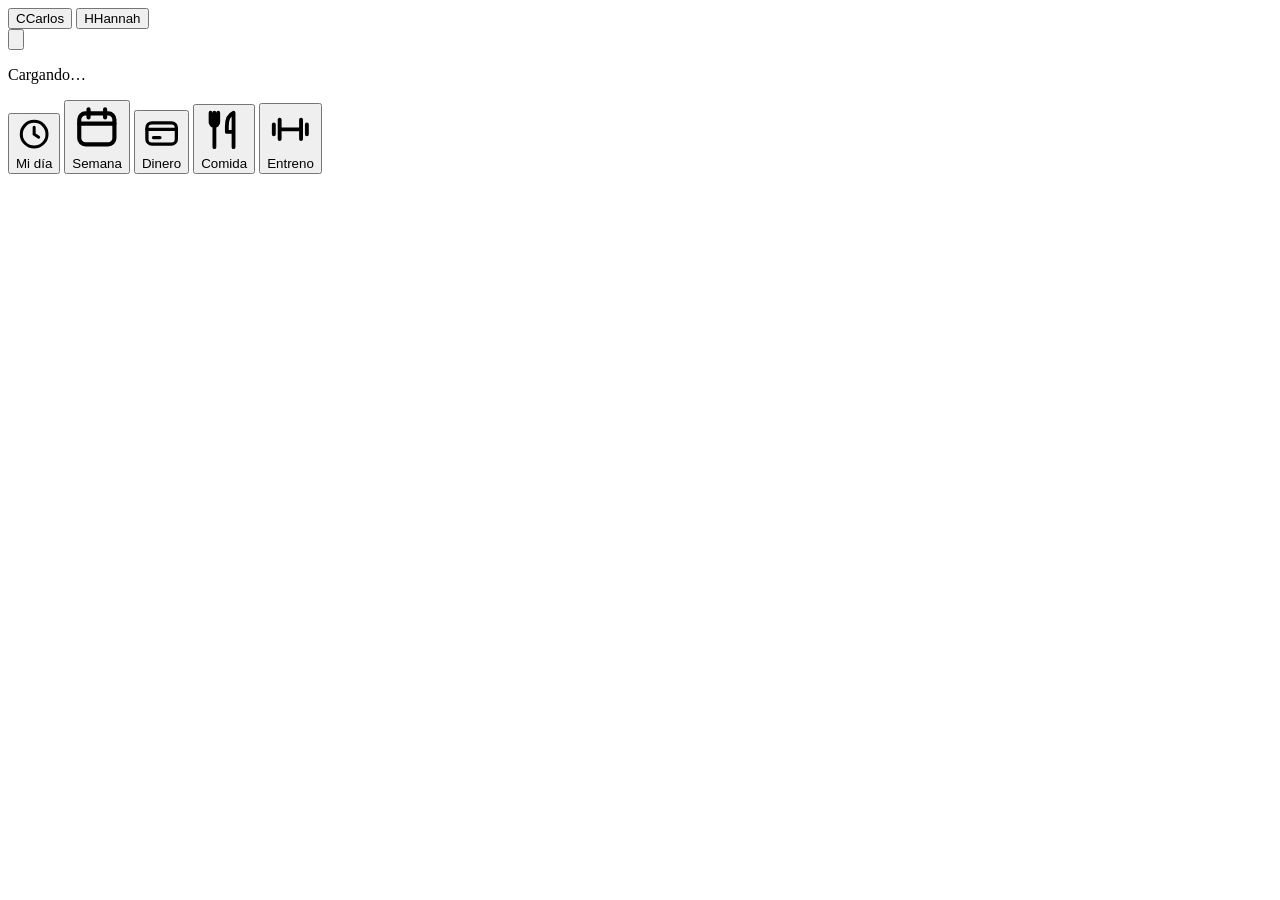
<file: dd-src/index.html>
<!DOCTYPE html>
<html lang="es">
<head>
<meta charset="utf-8">
<meta name="viewport" content="width=device-width, initial-scale=1, viewport-fit=cover">
<meta name="theme-color" content="#111216">
<title>Día a día · H &amp; C</title>
<!--
  Nuestro Día a Día · planificador del día y finanzas personales de Carlos y Hannah
  © 2026 Carlos Salas González. Todos los derechos reservados.
  Código privado. Ver LICENSE.md: prohibido copiar, publicar o distribuir sin autorización escrita del titular.
-->
<link rel="preconnect" href="https://fonts.googleapis.com">
<link rel="preconnect" href="https://fonts.gstatic.com" crossorigin>
<link href="https://fonts.googleapis.com/css2?family=Manrope:wght@500;600;700;800&family=Gloock&family=Albert+Sans:wght@400;500;600;700;800&display=swap" rel="stylesheet">
<style>
/*@@CSS@@*/
</style>
</head>
<body class="p-carlos">
<header class="top"><div class="in">
  <div class="who" id="who" role="group" aria-label="Persona">
    <button type="button" data-act="person" data-p="carlos" aria-pressed="true"><span class="av" aria-hidden="true">C</span><span class="nm">Carlos</span></button>
    <button type="button" data-act="person" data-p="hannah" aria-pressed="false"><span class="av" aria-hidden="true">H</span><span class="nm">Hannah</span></button>
  </div>
  <span class="sp"></span>
  <button type="button" class="icon-btn" id="gear" data-act="gear" aria-label="Ajustes"><svg viewBox="0 0 24 24" fill="none" stroke="currentColor" stroke-width="2" stroke-linecap="round"><circle cx="12" cy="12" r="3"/><path d="M12 2.8v2.4M12 18.8v2.4M4.2 4.2l1.7 1.7M18.1 18.1l1.7 1.7M2.8 12h2.4M18.8 12h2.4M4.2 19.8l1.7-1.7M18.1 5.9l1.7-1.7"/></svg></button>
</div></header>
<main class="wrap">
  <p class="status" id="status" role="status">Cargando…</p>
  <section id="v-day" aria-live="polite"></section>
  <section id="v-week" class="hidden"></section>
  <section id="v-money" class="hidden"></section>
  <section id="v-food" class="hidden"></section>
  <section id="v-train" class="hidden"></section>
</main>
<nav class="tabs" aria-label="Secciones"><div class="in">
  <button type="button" data-act="tab" data-tab="day" aria-current="page"><svg viewBox="0 0 24 24" fill="none" stroke="currentColor" stroke-width="2" stroke-linecap="round"><circle cx="12" cy="12" r="8.5"/><path d="M12 7.5V12l3 2"/></svg><span>Mi día</span></button>
  <button type="button" data-act="tab" data-tab="week"><svg viewBox="0 0 24 24" fill="none" stroke="currentColor" stroke-width="2" stroke-linecap="round"><rect x="3.5" y="5" width="17" height="15" rx="3"/><path d="M3.5 10h17M8 3v4M16 3v4"/></svg><span>Semana</span></button>
  <button type="button" data-act="tab" data-tab="money"><svg viewBox="0 0 24 24" fill="none" stroke="currentColor" stroke-width="2" stroke-linecap="round"><rect x="3" y="6" width="18" height="13" rx="3"/><path d="M3 10h18M7 15h4"/></svg><span>Dinero</span></button>
  <button type="button" data-act="tab" data-tab="food"><svg viewBox="0 0 24 24" fill="none" stroke="currentColor" stroke-width="2" stroke-linecap="round" stroke-linejoin="round"><path d="M7 3v8M5 3v5a2 2 0 0 0 4 0V3M7 11v10M17 21V3c-2.2 1-3.5 3.6-3.5 7v3H17"/></svg><span>Comida</span></button>
  <button type="button" data-act="tab" data-tab="train"><svg viewBox="0 0 24 24" fill="none" stroke="currentColor" stroke-width="2" stroke-linecap="round"><path d="M6.5 7v10M17.5 7v10M3.5 9.5v5M20.5 9.5v5M6.5 12h11"/></svg><span>Entreno</span></button>
</div></nav>
<div class="scrim" id="scrim"></div>
<div class="sheet" id="sheet" role="dialog" aria-modal="true" aria-hidden="true"></div>
<div class="toast" id="toast" role="status" aria-live="polite"></div>
<script>
/*@@JS@@*/
</script>
</body>
</html>
</file>
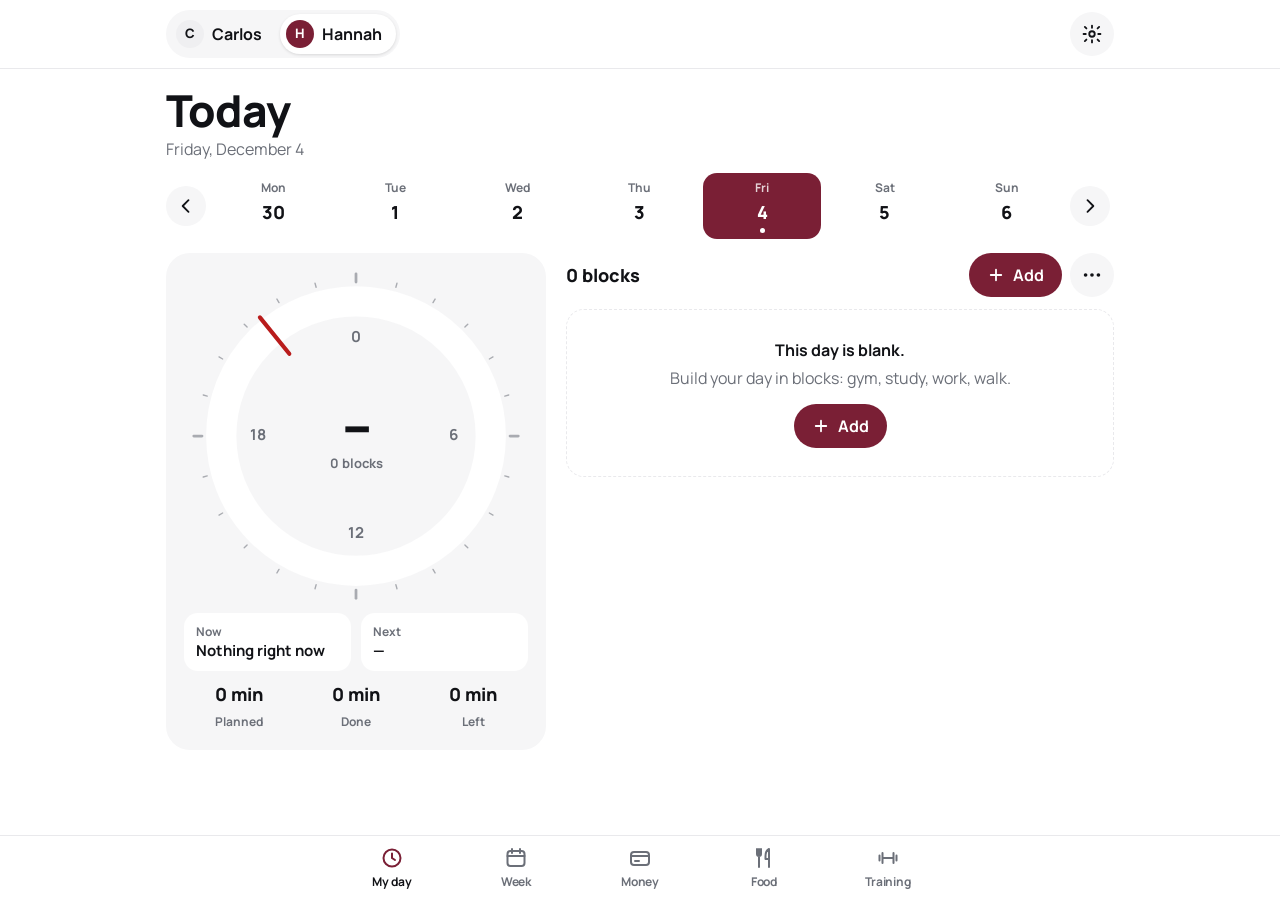
<file: dd.html>
<!DOCTYPE html>
<html lang="es">
<head>
<meta charset="utf-8">
<meta name="viewport" content="width=device-width, initial-scale=1, viewport-fit=cover">
<meta name="theme-color" content="#111216">
<title>Día a día · H &amp; C</title>
<!--
  Nuestro Día a Día · planificador del día y finanzas personales de Carlos y Hannah
  © 2026 Carlos Salas González. Todos los derechos reservados.
  Código privado. Ver LICENSE.md: prohibido copiar, publicar o distribuir sin autorización escrita del titular.
-->
<link rel="preconnect" href="https://fonts.googleapis.com">
<link rel="preconnect" href="https://fonts.gstatic.com" crossorigin>
<link href="https://fonts.googleapis.com/css2?family=Manrope:wght@500;600;700;800&family=Gloock&family=Albert+Sans:wght@400;500;600;700;800&display=swap" rel="stylesheet">
<style>
/* VOICE   everyday: a calm personal organiser, Apple-quiet, one person at a time
   IDEA    a pocket agenda + ledger: the day is a 24-hour dial you fill with coloured blocks
   PICTURE the day dial (ring of blocks, "now" hand, % done) and, in Dinero, the month's spend figure with category bars
   COLOUR  white / near-black ground, ink text, each person has one accent (Carlos ink, Hannah wine), blocks carry category colours
   TYPE    Manrope 800 for figures and titles, Manrope 500–700 for text
   LAYOUT  phone-first column (max 620px) with bottom tabs; on wide screens the dial sits beside the list */
:root{color-scheme:light dark;
  --bg:light-dark(#ffffff,#0d0e10);--ink:light-dark(#111216,#f2f2f4);--soft:light-dark(#6b6f78,#9ea3ad);
  --line:light-dark(#e9e9ec,#24262b);--card:light-dark(#f6f6f7,#17181c);--card2:light-dark(#efeff1,#1f2025);
  --acc:light-dark(#111216,#f2f2f4);--accInk:light-dark(#ffffff,#111216);
  --good:light-dark(#15803d,#4ade80);--warn:light-dark(#b45309,#fbbf24);--bad:light-dark(#b91c1c,#f87171);
  --c-train:#e5483a;--c-study:#2563eb;--c-work:light-dark(#2b2f37,#8b93a1);--c-health:#16a34a;--c-personal:#d97706;--c-social:#0891b2;--c-rest:#64748b;--c-faith:#a16207;
  --r:18px;--tabh:64px}
:root[data-theme=light]{color-scheme:light}:root[data-theme=dark]{color-scheme:dark}
body.p-hannah{--acc:light-dark(#7a1f35,#e0607e);--accInk:#ffffff}
*{box-sizing:border-box;min-width:0}
html,body{height:100%}
body{margin:0;background:var(--bg);color:var(--ink);font:16px/1.5 Manrope,system-ui,-apple-system,"Segoe UI",sans-serif;overflow-x:clip;-webkit-tap-highlight-color:transparent}
button,input,select,textarea{font:inherit;color:inherit}
button{cursor:pointer}
:focus-visible{outline:3px solid color-mix(in srgb,var(--acc) 55%,transparent);outline-offset:2px;border-radius:10px}
.wrap{max-width:980px;margin:0 auto;padding:0 max(16px,env(safe-area-inset-left,0px)) calc(var(--tabh) + 28px + env(safe-area-inset-bottom,0px))}
/* top bar */
.top{position:sticky;top:0;z-index:20;background:color-mix(in srgb,var(--bg) 88%,transparent);backdrop-filter:blur(14px);-webkit-backdrop-filter:blur(14px);border-bottom:1px solid var(--line)}
.top .in{max-width:980px;margin:0 auto;display:flex;align-items:center;gap:10px;padding:10px max(16px,env(safe-area-inset-left,0px))}
.who{display:flex;gap:4px;background:var(--card);border-radius:999px;padding:4px}
.who button{border:0;background:transparent;border-radius:999px;padding:6px 14px 6px 6px;display:flex;align-items:center;gap:8px;font-weight:700;min-height:40px}
.who .av{width:28px;height:28px;border-radius:50%;display:grid;place-items:center;font-size:13px;font-weight:800;background:var(--card2)}
.who button[aria-pressed=true]{background:var(--bg);box-shadow:0 1px 3px rgb(0 0 0/.12)}
.who button[data-p=carlos][aria-pressed=true] .av{background:light-dark(#111216,#f2f2f4);color:light-dark(#fff,#111216)}
.who button[data-p=hannah][aria-pressed=true] .av{background:#7a1f35;color:#fff}
.top .sp{flex:1}
.icon-btn{border:0;background:var(--card);width:44px;height:44px;border-radius:50%;display:grid;place-items:center}
.icon-btn svg{width:22px;height:22px}
.status{font-size:13px;color:var(--soft);text-align:center;padding:6px 0 0}
.status.warn{color:var(--warn)}
/* tabs */
.tabs{position:fixed;left:0;right:0;bottom:0;z-index:30;background:color-mix(in srgb,var(--bg) 92%,transparent);backdrop-filter:blur(14px);-webkit-backdrop-filter:blur(14px);border-top:1px solid var(--line);padding-bottom:env(safe-area-inset-bottom,0px)}
.tabs .in{max-width:620px;margin:0 auto;display:grid;grid-template-columns:repeat(3,minmax(0,1fr))}
.tabs button{border:0;background:transparent;height:var(--tabh);display:flex;flex-direction:column;align-items:center;justify-content:center;gap:3px;font-size:13px;font-weight:700;color:var(--soft)}
.tabs button svg{width:24px;height:24px}
.tabs button[aria-current=page]{color:var(--ink)}
.tabs button[aria-current=page] svg{stroke:var(--acc)}
/* shared */
h1{font-size:clamp(30px,6vw,44px);line-height:1.05;letter-spacing:-.02em;margin:18px 0 4px;font-weight:800;text-wrap:balance}
h2{font-size:20px;line-height:1.2;margin:28px 0 12px;font-weight:800;letter-spacing:-.01em}
.sub{color:var(--soft);margin:0}
.btn{border:0;border-radius:999px;min-height:44px;padding:0 18px;font-weight:700;background:var(--card);display:inline-flex;align-items:center;gap:8px;justify-content:center;white-space:nowrap}
.btn.pri{background:var(--acc);color:var(--accInk)}
.btn.danger{background:color-mix(in srgb,var(--bad) 14%,transparent);color:var(--bad)}
.btn svg{width:18px;height:18px}
.row{display:flex;gap:8px;flex-wrap:wrap;align-items:center}
.chips{display:flex;gap:8px;flex-wrap:wrap}
.chip{border:1px solid var(--line);background:var(--bg);border-radius:999px;min-height:40px;padding:0 14px;font-weight:600;font-size:15px;display:inline-flex;align-items:center;gap:8px}
.chip .dot{width:10px;height:10px;border-radius:50%;background:var(--c,#888)}
.chip[aria-pressed=true]{background:var(--ink);color:var(--bg);border-color:var(--ink)}
.chip.cat[aria-pressed=true]{background:var(--c);border-color:var(--c);color:#fff}
.chip.cat[aria-pressed=true] .dot{background:#fff}
.muted{color:var(--soft)}
.nowrap{white-space:nowrap}
.empty{border:1.5px dashed var(--line);border-radius:var(--r);padding:28px 20px;text-align:center}
.empty p{margin:0 0 4px}
/* date strip */
.strip{display:grid;grid-template-columns:44px repeat(7,minmax(0,1fr)) 44px;gap:4px;align-items:center;margin-top:12px}
.strip .d{border:0;background:transparent;border-radius:14px;padding:6px 0;display:flex;flex-direction:column;align-items:center;gap:2px;min-height:58px}
.strip .d b{font-size:18px;font-weight:800}
.strip .d small{font-size:12px;color:var(--soft);font-weight:700}
.strip .d i{width:5px;height:5px;border-radius:50%;background:transparent}
.strip .d.has i{background:var(--soft)}
.strip .d.today small{color:var(--acc)}
.strip .d[aria-pressed=true]{background:var(--acc);color:var(--accInk)}
.strip .d[aria-pressed=true] small{color:inherit;opacity:.8}
.strip .d[aria-pressed=true] i{background:var(--accInk)}
.strip .nav{border:0;background:var(--card);border-radius:50%;width:40px;height:40px;display:grid;place-items:center}
/* day layout */
.dayg{display:grid;gap:20px;margin-top:14px}
@media(min-width:860px){.dayg{grid-template-columns:minmax(0,380px) minmax(0,1fr);align-items:start}.dial-card{position:sticky;top:84px}}
.dial-card{background:var(--card);border-radius:24px;padding:18px}
.dial{position:relative;width:min(100%,330px);aspect-ratio:1;margin:0 auto}
.dial svg{position:absolute;inset:0;width:100%;height:100%}
.dial .mid{position:absolute;inset:22%;display:flex;flex-direction:column;align-items:center;justify-content:center;text-align:center}
.dial .pct{font-size:clamp(40px,11vw,56px);font-weight:800;line-height:1;letter-spacing:-.03em}
.dial .pct small{font-size:.45em}
.dial .lbl{font-size:13px;color:var(--soft);font-weight:700}
.nowbox{margin-top:12px;display:grid;grid-template-columns:repeat(2,minmax(0,1fr));gap:10px}
.nowbox div{background:var(--bg);border-radius:14px;padding:10px 12px}
.nowbox small{display:block;font-size:12px;font-weight:700;color:var(--soft)}
.nowbox b{display:-webkit-box;-webkit-line-clamp:2;-webkit-box-orient:vertical;font-size:15px;line-height:1.3;overflow:hidden}
.stats{display:grid;grid-template-columns:repeat(3,minmax(0,1fr));gap:8px;margin-top:10px;text-align:center}
.stats b{display:block;font-size:18px;font-weight:800;white-space:nowrap}
.stats small{font-size:12px;color:var(--soft);font-weight:700}
.daybar{display:flex;gap:8px;align-items:center;flex-wrap:wrap;margin-bottom:12px}
.daybar .t{flex:1;font-weight:800;font-size:18px;min-width:12ch}
.base-banner{background:color-mix(in srgb,var(--acc) 10%,var(--bg));border:1px solid color-mix(in srgb,var(--acc) 30%,transparent);border-radius:16px;padding:12px 14px;margin-bottom:12px;display:flex;gap:10px;align-items:center;flex-wrap:wrap}
.base-banner p{margin:0;flex:1;min-width:16ch;font-size:15px}
/* timeline */
.tl{list-style:none;margin:0;padding:0;display:grid;gap:8px}
.blk{display:grid;grid-template-columns:76px minmax(0,1fr);gap:10px;align-items:stretch}
.blk .tm{text-align:right;padding-top:12px}
.blk .tm b{display:block;font-size:16px;font-weight:800;white-space:nowrap;letter-spacing:-.01em}
.blk .tm small{display:block;font-size:12px;color:var(--soft);font-weight:700;white-space:nowrap}
.blk .cd{border:0;text-align:left;border-radius:16px;padding:12px 12px 12px 14px;background:color-mix(in srgb,var(--c) 13%,var(--bg));display:flex;gap:10px;align-items:center;min-height:60px;position:relative;width:100%}
.blk .cd .tx{flex:1}
.blk .cd .tt{display:block;font-weight:700;font-size:16px;line-height:1.3}
.blk .cd .mt{display:block;font-size:13px;color:var(--soft);font-weight:600}
.blk .cd .sw{width:12px;height:12px;border-radius:4px;background:var(--c);flex:none}
.blk.on .cd{box-shadow:0 0 0 2px var(--c)}
.blk.done .cd .tt{text-decoration:line-through;text-decoration-thickness:1.5px;opacity:.65}
.chk{border:0;flex:none;width:44px;height:44px;border-radius:50%;background:var(--bg);display:grid;place-items:center;box-shadow:inset 0 0 0 2px color-mix(in srgb,var(--c) 60%,transparent)}
.chk svg{width:20px;height:20px;stroke:transparent}
.blk.done .chk{background:var(--c);box-shadow:none}
.blk.done .chk svg{stroke:#fff}
.gap{display:grid;grid-template-columns:76px minmax(0,1fr);gap:10px}
.gap button{border:0;background:transparent;text-align:left;color:var(--soft);font-size:13px;font-weight:700;padding:4px 14px;border-left:2px dotted var(--line);margin-left:6px;min-height:32px}
.nowline{display:grid;grid-template-columns:76px minmax(0,1fr);gap:10px;align-items:center}
.nowline span{text-align:right;font-size:12px;font-weight:800;color:var(--bad)}
.nowline i{height:2px;background:var(--bad);border-radius:2px;position:relative}
.nowline i::before{content:"";position:absolute;left:-4px;top:-4px;width:10px;height:10px;border-radius:50%;background:var(--bad)}
/* week */
.wk{display:grid;gap:8px}
.wrow{border:0;background:var(--card);border-radius:16px;padding:12px 14px;display:grid;grid-template-columns:64px minmax(0,1fr) 56px;gap:12px;align-items:center;text-align:left;width:100%}
.wrow .wd b{display:block;font-weight:800}
.wrow .wd small{color:var(--soft);font-size:12px;font-weight:700}
.wrow.today{box-shadow:inset 0 0 0 2px var(--acc)}
.wbar{position:relative;height:22px;border-radius:7px;background:var(--bg);overflow:hidden}
.wbar i{position:absolute;top:0;bottom:0;border-radius:3px;background:var(--c)}
.wbar i.p{opacity:.38}
.wrow .pc{text-align:right;font-weight:800;white-space:nowrap}
.wrow .pc small{display:block;font-size:12px;color:var(--soft);font-weight:700}
.axis{display:grid;grid-template-columns:64px minmax(0,1fr) 56px;gap:12px;padding:0 14px;font-size:12px;color:var(--soft);font-weight:700}
.axis div{display:flex;justify-content:space-between}
.bars{display:grid;gap:10px}
.bar{display:grid;grid-template-columns:minmax(0,9.5em) minmax(0,1fr) auto;gap:10px;align-items:center;font-size:15px}
.bar .nm{display:flex;gap:8px;align-items:center;font-weight:600;overflow:hidden;white-space:nowrap;text-overflow:ellipsis}
.bar .nm i{width:10px;height:10px;border-radius:3px;background:var(--c);flex:none}
.bar .tr{height:12px;border-radius:6px;background:var(--card);overflow:hidden}
.bar .tr i{display:block;height:100%;border-radius:6px;background:var(--c)}
.bar .v{font-weight:800;white-space:nowrap;text-align:right;font-variant-numeric:tabular-nums}
/* money */
.mhead{display:flex;align-items:center;gap:8px;margin-top:14px}
.mhead .t{flex:1;font-weight:800;font-size:18px;text-transform:capitalize}
.hero{background:var(--card);border-radius:24px;padding:20px;margin-top:12px;display:grid;gap:14px}
@media(min-width:760px){.hero{grid-template-columns:minmax(0,1.1fr) minmax(0,1fr);align-items:end}}
.hero .lbl{font-size:14px;font-weight:700;color:var(--soft)}
.hero .big{font-size:clamp(40px,10vw,64px);font-weight:800;line-height:1;letter-spacing:-.03em;white-space:nowrap}
.budget{margin-top:10px}
.budget .tr{height:10px;border-radius:5px;background:var(--bg);overflow:hidden}
.budget .tr i{display:block;height:100%;background:var(--acc);border-radius:5px}
.budget.over .tr i{background:var(--bad)}
.budget small{font-size:13px;color:var(--soft);font-weight:600}
.kpis{display:grid;grid-template-columns:repeat(2,minmax(0,1fr));gap:8px}
.kpis div{background:var(--bg);border-radius:14px;padding:10px 12px}
.kpis small{display:block;font-size:12px;font-weight:700;color:var(--soft)}
.kpis b{font-size:17px;font-weight:800;white-space:nowrap}
.kpis .pos{color:var(--good)}.kpis .neg{color:var(--bad)}
.fig{position:relative;height:150px;margin-top:4px}
.fig svg{position:absolute;inset:0;width:100%;height:100%}
.fig text{font-size:12px;fill:var(--soft);font-weight:700}
.synccard{margin-top:14px;border:1px solid var(--line);border-radius:18px;padding:14px;display:grid;gap:8px}
.synccard p{margin:0;font-size:14px}
.synccard .msg{font-weight:700}
.synccard .msg.err{color:var(--bad)}
.synccard .msg.ok{color:var(--good)}
.addrow{display:grid;grid-template-columns:repeat(2,minmax(0,1fr));gap:8px;margin-top:14px}
.addrow .btn{min-height:52px;font-size:16px}
.money-g{display:grid;gap:4px}
@media(min-width:860px){.money-g{grid-template-columns:minmax(0,1fr) minmax(0,1fr);gap:28px}}
.mlist{list-style:none;margin:0;padding:0}
.mday{font-size:13px;font-weight:800;color:var(--soft);padding:14px 2px 6px;text-transform:capitalize}
.mv{border:0;background:transparent;width:100%;display:grid;grid-template-columns:40px minmax(0,1fr) auto;gap:12px;align-items:center;padding:10px 2px;border-bottom:1px solid var(--line);text-align:left}
.mv .ic{width:40px;height:40px;border-radius:12px;background:color-mix(in srgb,var(--c) 18%,var(--bg));color:var(--c);display:grid;place-items:center;font-weight:800;font-size:15px;position:relative}
.mv .ic.rev::after{content:"";position:absolute;top:-3px;right:-3px;width:11px;height:11px;border-radius:50%;background:var(--warn);border:2px solid var(--bg)}
.mv .nm{font-weight:700;display:block;overflow:hidden;text-overflow:ellipsis;white-space:nowrap}
.mv .mt{font-size:13px;color:var(--soft);font-weight:600;display:block;overflow:hidden;text-overflow:ellipsis;white-space:nowrap}
.mv .am{font-weight:800;white-space:nowrap;text-align:right;font-variant-numeric:tabular-nums}
.mv .am small{display:block;font-size:12px;color:var(--soft);font-weight:700}
.mv .am.in{color:var(--good)}
.mv.off .nm,.mv.off .am{opacity:.55}
.filters{display:flex;gap:8px;overflow-x:auto;padding:2px 0 4px;margin-top:6px}
.filters .chip{flex:none}
.chip.revchip{border-color:color-mix(in srgb,var(--warn) 60%,transparent)}
/* sheet */
.scrim{position:fixed;inset:0;background:rgb(0 0 0/.38);opacity:0;pointer-events:none;transition:opacity .2s;z-index:40}
.scrim.open{opacity:1;pointer-events:auto}
.sheet{position:fixed;left:0;right:0;bottom:0;z-index:50;background:var(--bg);border-radius:24px 24px 0 0;max-height:92%;overflow-y:auto;transform:translateY(105%);transition:transform .26s cubic-bezier(.2,.8,.2,1),visibility .26s;padding:8px max(18px,env(safe-area-inset-left,0px)) calc(22px + env(safe-area-inset-bottom,0px));max-width:620px;margin:0 auto;box-shadow:0 -8px 40px rgb(0 0 0/.18)}
.sheet{visibility:hidden}.sheet.open{transform:none;visibility:visible}
.sheet .grab{width:40px;height:5px;border-radius:3px;background:var(--line);margin:4px auto 10px}
.sheet h3{font-size:22px;font-weight:800;margin:0 0 14px;letter-spacing:-.01em}
.f{display:grid;gap:6px;margin-bottom:14px}
.f>label,.f>.lb{font-size:13px;font-weight:800;color:var(--soft)}
.fi{border:1.5px solid var(--line);background:var(--bg);border-radius:14px;min-height:48px;padding:10px 14px;font-size:16px;width:100%}
.fi:focus{border-color:var(--acc);outline:0}
textarea.fi{min-height:72px;resize:vertical}
.two{display:grid;grid-template-columns:repeat(2,minmax(0,1fr));gap:10px}
.amt{font-size:28px;font-weight:800;letter-spacing:-.02em}
.seg{display:grid;grid-template-columns:repeat(2,minmax(0,1fr));background:var(--card);border-radius:14px;padding:4px;gap:4px;margin-bottom:14px}
.seg button{border:0;background:transparent;border-radius:11px;min-height:42px;font-weight:800}
.seg button[aria-pressed=true]{background:var(--bg);box-shadow:0 1px 3px rgb(0 0 0/.14)}
.hint{font-size:13px;color:var(--soft);margin:-6px 0 12px}
.hint.warn{color:var(--warn);font-weight:700}
.hint.err{color:var(--bad);font-weight:700}
.sheet .acts{display:flex;gap:10px;margin-top:8px;flex-wrap:wrap}
.sheet .acts .btn{flex:1;min-height:50px}
.confirm{display:none;background:color-mix(in srgb,var(--bad) 9%,var(--bg));border-radius:14px;padding:12px;margin-top:10px}
.confirm.show{display:block}
.confirm p{margin:0 0 10px;font-weight:600}
.menu{display:grid;gap:8px}
.menu .btn{justify-content:flex-start;border-radius:14px;min-height:52px}
/* toast */
.toast{position:fixed;left:50%;bottom:calc(var(--tabh) + 18px + env(safe-area-inset-bottom,0px));transform:translate(-50%,20px);background:var(--ink);color:var(--bg);padding:12px 18px;border-radius:14px;font-weight:700;font-size:15px;opacity:0;pointer-events:none;transition:.22s;z-index:60;max-width:calc(100% - 32px);text-align:center}
.toast.show{opacity:1;transform:translate(-50%,0)}
.hidden{display:none !important}
@media(prefers-reduced-motion:reduce){.sheet,.scrim,.toast{transition:none}}
@media(max-width:420px){.blk,.gap,.nowline{grid-template-columns:62px minmax(0,1fr)}.blk .tm b{font-size:15px}.wrow{grid-template-columns:44px minmax(0,1fr) 46px;gap:8px;padding:10px}.axis{grid-template-columns:44px minmax(0,1fr) 46px;gap:8px;padding:0 10px}.bar{grid-template-columns:minmax(0,7.5em) minmax(0,1fr) auto}}
@media(max-width:350px){.who button{padding-right:8px}.who .nm{display:none}}

/* ----- dentro de la app "Nuestros 90 días" (embed) ----- */
:root.embed{color-scheme:light;--bg:#FAF7F6;--ink:#1C1716;--soft:#6E6764;--line:#ECE6E3;--card:#FFFFFF;--card2:#F3EEEC;--acc:#B5122B;--accInk:#ffffff;--tabh:0px}
:root.embed body{font-family:"Albert Sans",-apple-system,"Helvetica Neue",Arial,sans-serif;background:#FAF7F6}
:root.embed body.p-hannah{--acc:#B5122B}
:root.embed h1{font-family:"Gloock",Georgia,serif;font-weight:400;color:#6E0A18;letter-spacing:0}
:root.embed h2{color:#6E0A18}
:root.embed .tabs{display:none}
:root.embed .wrap{padding-bottom:calc(24px + env(safe-area-inset-bottom,0px))}
:root.embed .dial-card,:root.embed .hero{background:#FFFFFF;box-shadow:0 1px 0 #ECE6E3}
:root.embed .nowbox div,:root.embed .kpis div{background:#FAF7F6}
:root.embed .who button[data-p=carlos][aria-pressed=true] .av,:root.embed .who button[data-p=hannah][aria-pressed=true] .av{background:#B5122B;color:#fff}
:root.embed .toast{bottom:calc(18px + env(safe-area-inset-bottom,0px))}

/* ===== Comida, Entreno y Jarvis (24 nov 2026) ===== */
/* alimentación y entrenamiento */
.tabs .in{grid-template-columns:repeat(5,minmax(0,1fr))}
.tabs button{font-size:12px;letter-spacing:-.01em}
.tabs button span{max-width:100%;overflow:hidden;text-overflow:ellipsis;white-space:nowrap;padding:0 2px}
.hhero{background:var(--card);border-radius:24px;padding:16px;margin-top:14px;display:grid;gap:12px}
.fastbox{display:grid;gap:2px;padding:12px 14px;border-radius:16px;background:var(--bg)}
.fastbox b{font-size:18px;font-weight:800}
.fastbox span{font-size:14px;color:var(--soft);font-weight:600}
.fastbox.open{box-shadow:inset 4px 0 0 var(--good)}
.fastbox.fast{box-shadow:inset 4px 0 0 var(--acc)}
.tgt{display:grid;grid-template-columns:repeat(2,minmax(0,1fr));gap:8px}
@media(min-width:620px){.tgt{grid-template-columns:repeat(4,minmax(0,1fr))}}
.tgt div{background:var(--bg);border-radius:14px;padding:10px 12px}
.tgt small{display:block;font-size:12px;font-weight:700;color:var(--soft)}
.tgt b{font-size:17px;font-weight:800}
.tgt .pos{color:var(--good)}.tgt .neg{color:var(--bad)}
.hhero .tgt div{background:var(--bg)}
.tgt.out div{background:var(--card)}
.hnote{margin:0;font-size:14px;color:var(--soft)}
.cnt{font-size:14px;color:var(--soft);font-weight:700;margin-left:6px}
.hlist,.hlist2{list-style:none;margin:0;padding:0;display:grid;gap:8px}
.hcard{background:var(--card);border-radius:18px;padding:12px 14px;display:grid;gap:8px}
.hrow{display:flex;gap:10px;align-items:center}
.htx{flex:1;display:grid;gap:1px}
.hk{font-size:13px;font-weight:800;color:var(--soft)}
.ht{font-size:16px;font-weight:700;line-height:1.3}
.hn{font-size:13px;color:var(--soft);font-weight:600;line-height:1.35}
.hr{font-size:14px;font-weight:800;color:var(--c-train)}
.sug{margin:0;font-size:15px;font-weight:600}
.macro{margin:0;display:grid;gap:4px;background:var(--bg);border-radius:12px;padding:8px 12px}
.macro div{display:grid;grid-template-columns:6.6em minmax(0,1fr);gap:8px;font-size:14px;line-height:1.35}
.macro dt{font-weight:800;color:var(--soft)}
.macro dd{margin:0;font-weight:600}
.hl{background:var(--card);border-radius:16px;padding:10px 10px 10px 14px;display:flex;gap:10px;align-items:center;min-height:60px}
.hl.ok .ht,.hcard.ok .ht{text-decoration:line-through;text-decoration-thickness:1.5px;opacity:.6}
.hchk{border:0;flex:none;width:44px;height:44px;border-radius:50%;background:var(--bg);display:grid;place-items:center;box-shadow:inset 0 0 0 2px var(--line)}
.hchk svg{width:20px;height:20px;stroke:transparent}
.hchk.on{background:var(--good);box-shadow:none}
.hchk.on svg{stroke:#fff}
.numin{display:flex;align-items:center;gap:6px;flex:none}
.numin .fi{width:92px;min-height:44px;padding:8px 10px;text-align:right;font-weight:800}
.numin span{font-weight:700;color:var(--soft);font-size:14px}
.pbar{height:8px;border-radius:4px;background:var(--bg);overflow:hidden}
.pbar i{display:block;height:100%;background:var(--good);border-radius:4px}
.up{list-style:none;margin:0;padding:0;display:grid;gap:0}
.up li{display:grid;grid-template-columns:minmax(0,11em) minmax(0,1fr);gap:10px;padding:10px 2px;border-bottom:1px solid var(--line);font-size:15px}
.up .ud{font-weight:800}
.wtrs{display:grid;gap:6px}
.wtr{border:0;background:var(--card);border-radius:14px;padding:10px 14px;display:grid;grid-template-columns:44px minmax(0,1fr);gap:10px;text-align:left;align-items:center;min-height:48px}
.wtr.cur{box-shadow:inset 0 0 0 2px var(--acc)}
.wtr span{font-weight:600}
.hdet{border:1px solid var(--line);border-radius:16px;margin-bottom:8px;overflow:hidden}
.hdet summary{cursor:pointer;padding:14px;font-weight:800;list-style-position:inside}
.hdet[open] summary{border-bottom:1px solid var(--line)}
.hol{margin:0;padding:12px 14px 12px 34px;display:grid;gap:6px;font-size:15px}
.htbl{width:100%;border-collapse:collapse;font-size:14px}
.htbl th,.htbl td{text-align:left;padding:9px 14px;border-bottom:1px solid var(--line);vertical-align:top}
.htbl th{font-size:12px;color:var(--soft);font-weight:800}
.htbl tr:last-child td{border-bottom:0}
.htbl tr.cur td{background:color-mix(in srgb,var(--acc) 8%,transparent);font-weight:700}
.htbl td:first-child{text-transform:none}
.hfoot{font-size:13px;margin:16px 0 0}
.fbtns{display:grid;grid-template-columns:repeat(2,minmax(0,1fr));gap:8px}
.fbtns .btn.pri{background:var(--acc)}
.fbtns .btn{background:var(--bg);min-height:50px;white-space:normal;line-height:1.2;padding:6px 12px}
.fastbox.warn{box-shadow:inset 4px 0 0 var(--warn)}
.hhero .seg{background:var(--bg)}
.hhero .seg button[aria-pressed=true]{background:var(--acc);color:var(--accInk)}
.tline{list-style:none;margin:0;padding:0;display:grid;gap:0;border-left:2px solid var(--line);margin-left:6px}
.tline li{display:grid;grid-template-columns:5.6em minmax(0,1fr);gap:10px;padding:8px 0 8px 14px;position:relative;font-size:15px}
.tline li::before{content:"";position:absolute;left:-6px;top:15px;width:10px;height:10px;border-radius:50%;background:var(--acc)}
.tline b{font-weight:800;white-space:nowrap}
.jcard{border:1.5px solid color-mix(in srgb,var(--acc) 22%,var(--line));border-radius:20px;padding:14px;margin-bottom:12px;display:grid;gap:12px;background:var(--bg)}
.jcard.slim{padding:10px 14px}
.jh{display:flex;align-items:center;gap:8px;font-size:15px}
.jdot{width:26px;height:26px;border-radius:50%;background:var(--acc);color:var(--accInk);display:grid;place-items:center;font-weight:800;font-size:13px}
.adv{background:color-mix(in srgb,var(--warn) 10%,var(--bg));border-radius:16px;padding:12px 14px;display:grid;gap:8px}
.adv b{font-size:17px}
.adv p{margin:0;font-size:15px}
.adv .btn{white-space:normal;line-height:1.2;text-align:center}
.jnotes{margin:0;padding:0 0 0 18px;display:grid;gap:6px;font-size:14px}
.ci{display:grid;gap:10px}
.ciq{font-size:15px}
.cin{display:grid;gap:4px;font-size:13px;font-weight:700;color:var(--soft)}
.cin .numin .fi{width:100%}
.jsync{display:flex;gap:10px;align-items:center;flex-wrap:wrap;font-size:13px;color:var(--soft);font-weight:600}
.jsync span{flex:1;min-width:14ch}
.jsync .err{color:var(--bad)}.jsync .ok{color:var(--good)}
.jsync .btn{min-height:40px;font-size:14px}
.jsync .btn svg{width:16px;height:16px}
.jcard{margin-top:14px}
.advb{display:grid;grid-template-columns:repeat(2,minmax(0,1fr));gap:8px}
.advb .btn{min-height:48px;padding:6px 12px}
.cisum{display:flex;gap:10px;align-items:center;font-size:14px;font-weight:600}
.cisum span{flex:1}
.cisum .btn{min-height:40px}
.jdet summary{cursor:pointer;font-weight:800;font-size:14px;padding:4px 0}
.jdet .jnotes{margin-top:8px}
@media(max-width:420px){.advb{grid-template-columns:1fr}}
@media(max-width:420px){.up li{grid-template-columns:1fr;gap:2px}}

.macro .eye{display:block;font-size:13px;font-weight:600;color:var(--soft)}

/* gym a cualquier hora */
.gymline{display:flex;align-items:center;justify-content:space-between;gap:12px;width:100%;text-align:left;border:1px solid var(--line);background:var(--bg);border-radius:16px;padding:12px 14px;color:inherit;font:inherit}
.gymline span:first-child{display:grid;gap:1px}
.gymline small{font-size:13px;color:var(--soft);font-weight:600}
.gymline b{font-size:20px}
.gymline em{font-style:normal;font-size:13px;color:var(--soft)}
.gymline .gch{font-weight:700;font-size:14px;border:1px solid var(--line);border-radius:999px;padding:6px 12px;white-space:nowrap}
/* lo que comió */
.eat{margin-top:10px;padding-top:10px;border-top:1px dashed var(--line);display:grid;gap:8px}
.eath{font-size:13px;font-weight:700;color:var(--soft)}
.eat ul{list-style:none;margin:0;padding:0;display:grid;gap:6px}
.eat li{display:flex;align-items:flex-start;justify-content:space-between;gap:8px;background:var(--bg);border-radius:12px;padding:8px 10px}
.eat li div{display:grid;gap:2px;font-size:15px}
.eat li small{font-size:12.5px;color:var(--soft)}
.eatx{border:0;background:none;font-size:20px;line-height:1;color:var(--soft);padding:2px 6px;min-width:32px;min-height:32px}
.eatb{display:flex;gap:8px;flex-wrap:wrap}
.btn.sm{min-height:36px;padding:0 12px;font-size:14px}
.eatnum{display:grid;grid-template-columns:repeat(4,minmax(0,1fr));gap:8px}
.eatnum label{display:grid;gap:4px;font-size:12.5px;font-weight:600;color:var(--soft)}
.eatnum .fi{min-width:0}
textarea.fi{resize:vertical;min-height:72px;font:inherit}
.eatsum{display:grid;gap:8px;padding:12px 14px;border-radius:16px;background:var(--card,var(--bg));border:1px solid var(--line);margin-bottom:12px}
.eatst{font-size:15px}
.eatbar{display:grid;grid-template-columns:78px 1fr auto;align-items:center;gap:10px;font-size:14px}
.eatbar i{height:8px;border-radius:999px;background:var(--line);overflow:hidden}
.eatbar em{display:block;height:100%;background:var(--ink);border-radius:999px}
.eatbar b small{font-weight:500;color:var(--soft)}
@media(max-width:420px){.eatnum{grid-template-columns:repeat(2,minmax(0,1fr))}}
.eat .btn{background:var(--bg);border:1px solid var(--line)}
/* cambiar la sesión del día */
.hhero .gymline+.gymline,.hhero .gymline+.hnote{margin-top:0}
.pend{display:flex;align-items:center;gap:12px;justify-content:space-between;margin-top:14px;padding:12px 14px;border-radius:16px;border:1px solid color-mix(in srgb,var(--warn) 55%,transparent);background:color-mix(in srgb,var(--warn) 10%,var(--bg))}
.pend div{display:grid;gap:2px}
.pend span{font-size:14px;color:var(--soft)}
.sopts{display:grid;gap:8px;margin:4px 0 14px}
.sopt{display:flex;gap:12px;align-items:flex-start;text-align:left;width:100%;border:1px solid var(--line);background:var(--bg);border-radius:16px;padding:12px;color:inherit;font:inherit}
.sopt[aria-pressed=true]{border:2px solid var(--ink);padding:11px}
.sday{min-width:40px;font-weight:700;font-size:13px;color:var(--soft);padding-top:2px}
.sbody{display:grid;gap:3px}
.sbody b{font-size:16px}
.sbody small{font-size:13px;color:var(--soft)}
.tgs{display:flex;gap:6px;flex-wrap:wrap;margin-top:2px}
.tg{font-style:normal;font-size:12px;font-weight:700;padding:2px 8px;border-radius:999px;background:var(--card)}
.tg.pd{background:color-mix(in srgb,var(--warn) 22%,transparent)}
.tg.ok{background:color-mix(in srgb,var(--good) 22%,transparent)}
.swarn{font-size:12.5px;font-weight:600;color:var(--bad)}
.wtr .mv{font-style:normal;font-size:11px;font-weight:700;color:var(--soft)}
@media(max-width:420px){.pend{flex-direction:column;align-items:stretch}}
/* recomendación de la semana */
.jcard.wk{margin-top:14px}
.wkhead{margin:8px 0 10px;font-size:15px}
.wkl{list-style:none;margin:0;padding:0;display:grid;gap:4px}
.wkl li{display:grid;grid-template-columns:44px 1fr;column-gap:8px;padding:8px 10px;border-radius:12px;background:var(--bg);font-size:15px}
.wkl li span{font-weight:700;font-size:13px;color:var(--soft);padding-top:1px}
.wkl li small{grid-column:2;font-size:12.5px;color:var(--soft)}
.wkl li.chg{box-shadow:inset 3px 0 0 var(--ink)}
.wkskip{font-size:14px;margin:10px 0 0;color:var(--soft)}
.jcard.wk .advb{margin-top:12px}
.coach{margin:0;font-size:14.5px;padding:10px 12px;border-radius:14px;background:var(--bg)}
/* series */
.hl.hasets{flex-wrap:wrap}
.hl.hasets .sets{flex-basis:100%;width:100%}
.sets{display:grid;gap:6px;margin-top:8px}
.slast{margin:0 0 2px;font-size:13px;color:var(--soft)}
.set{display:grid;grid-template-columns:26px 1fr 1fr 40px;gap:8px;align-items:center}
.set .sn{width:26px;height:26px;border-radius:50%;background:var(--bg);display:grid;place-items:center;font-weight:700;font-size:13px;color:var(--soft)}
.set.ok .sn{background:var(--good);color:#fff}
.sf{position:relative;display:block}
.sf .fi{width:100%;min-height:42px;padding:0 44px 0 12px;font-size:17px;font-weight:600}
.sf small{position:absolute;right:10px;top:50%;transform:translateY(-50%);font-size:12px;font-weight:600;color:var(--soft);pointer-events:none}
.sf .fi::placeholder{color:var(--soft);opacity:.55;font-weight:500}
.hchk.sm{width:40px;height:40px}
.shead{display:flex;align-items:center;justify-content:space-between;gap:10px;margin:-4px 0 10px}
.shead .hnote{margin:0;flex:1}
.useg{display:flex;align-items:center;gap:4px;background:var(--card);border-radius:999px;padding:3px}
.useg span{font-size:12px;font-weight:600;color:var(--soft);padding:0 6px}
.useg button{border:0;background:none;border-radius:999px;min-height:32px;min-width:38px;font-weight:700;font-size:14px;color:inherit}
.useg button[aria-pressed=true]{background:var(--ink);color:var(--bg)}
.row.exp{flex-wrap:wrap;gap:8px}
/* cronómetro de descanso */
.restbar{position:fixed;left:50%;bottom:calc(var(--tabh) + 14px + env(safe-area-inset-bottom,0px));transform:translate(-50%,140%);width:min(520px,calc(100% - 24px));background:var(--ink);color:var(--bg);border-radius:20px;padding:12px 14px 14px;display:flex;align-items:center;justify-content:space-between;gap:10px;z-index:39;overflow:hidden;transition:transform .25s,visibility .25s;visibility:hidden;box-shadow:0 10px 30px rgba(0,0,0,.25)}
.restbar.show{transform:translate(-50%,0);visibility:visible}
.restbar .rtx{display:grid;gap:1px;min-width:0}
.restbar .rtx small{font-size:12.5px;opacity:.75;white-space:nowrap;overflow:hidden;text-overflow:ellipsis}
.restbar .rtx b{font-size:30px;font-variant-numeric:tabular-nums;line-height:1.1}
.restbar.done{background:var(--good)}
.restbar.done .rtx b{font-size:19px}
.restbar .rtb{display:flex;gap:6px;flex:none}
.restbar .btn{background:rgba(255,255,255,.14);color:inherit;min-height:38px;padding:0 10px}
.restbar.done .btn{background:#fff;color:var(--good)}
.restbar i{position:absolute;left:0;bottom:0;height:4px;background:var(--acc,#fff)}
.rtbtn{justify-self:start;border:1px dashed var(--line);background:none;border-radius:999px;padding:6px 12px;font-size:13px;font-weight:600;color:var(--soft);margin-top:2px}
@media(prefers-reduced-motion:reduce){.restbar{transition:none}}
body:has(.restbar.show) .toast{bottom:calc(var(--tabh) + 110px + env(safe-area-inset-bottom,0px))}
body:has(.restbar.show) .wrap{padding-bottom:calc(var(--tabh) + 120px + env(safe-area-inset-bottom,0px))}
.sheet .coach{margin:-4px 0 14px}
/* cómo se hace */
.exth{flex:none;width:52px;height:52px;border-radius:12px;overflow:hidden;border:0;padding:0;background:var(--bg);display:grid;place-items:center;align-self:flex-start;margin-top:2px}
.exth img{width:100%;height:100%;object-fit:cover}
.exth span{font-weight:800;color:var(--soft);font-size:18px}
.exanim{position:relative;aspect-ratio:3/2;border-radius:16px;overflow:hidden;background:var(--card);margin:4px 0 12px}
.exanim img{position:absolute;inset:0;width:100%;height:100%;object-fit:cover}
.exanim img:last-child{animation:exflip 2.4s steps(1) infinite}
@keyframes exflip{0%{opacity:0}50%{opacity:1}}
@media(prefers-reduced-motion:reduce){.exanim img:last-child{animation:none;opacity:0}}
.exhow{margin:0 0 10px}
.exerr{font-size:14.5px;padding:10px 12px;border-radius:14px;background:color-mix(in srgb,var(--warn) 12%,var(--bg));margin:0 0 14px}
.exlink{border:0;background:none;padding:0;font:inherit;font-weight:600;color:inherit;text-decoration:underline;text-underline-offset:3px}
.sheet .acts a.btn{text-decoration:none;color:inherit}
.exlink.sm{font-size:13px;color:var(--soft);justify-self:start;text-align:left;margin-top:2px}
/* progreso */
.wprog{margin-top:14px;background:var(--card);border-radius:20px;padding:14px;display:grid;gap:10px}
.wph{display:flex;justify-content:space-between;align-items:baseline;gap:10px}
.wph b{font-size:16px}
.wph span{font-size:14px;font-weight:700;color:var(--soft)}
.wsegs{display:grid;grid-template-columns:repeat(7,minmax(0,1fr));gap:6px}
.wseg{border:0;background:none;padding:0;display:grid;gap:4px;justify-items:center;color:inherit}
.wseg i{display:flex;align-items:flex-end;width:100%;height:44px;border-radius:10px;background:var(--bg);overflow:hidden}
.wseg em{display:block;width:100%;background:color-mix(in srgb,var(--good) 70%,transparent)}
.wseg.full em{background:var(--good)}
.wseg.fut i{opacity:.55}
.wseg small{font-size:12px;font-weight:700;color:var(--soft)}
.wseg.cur small{color:var(--ink)}
.wseg.cur i{box-shadow:inset 0 0 0 2px var(--ink)}
.wprog .hnote,.dprog .hnote{margin:0}
.dprog{display:grid;gap:8px}
.hhero .pbar{background:var(--bg)}
.shd{display:flex;align-items:center;justify-content:space-between;gap:10px}
.shd .slast{flex:1;margin:0}
.useg.sm{padding:2px;background:var(--bg)}
.useg.sm button{min-height:30px;min-width:34px;font-size:13px}
/* cambiar ejercicio */
.altchip{flex-basis:100%;display:flex;align-items:center;gap:12px;text-align:left;margin-top:10px;padding:10px 12px;border-radius:14px;border:1.5px dashed var(--line);background:none;color:inherit;font:inherit}
.altchip .ai{flex:none;width:34px;height:34px;border-radius:50%;display:grid;place-items:center;background:var(--ink);color:var(--bg);font-size:17px;font-weight:800}
.altchip span:last-child{display:grid;gap:1px}
.altchip b{font-size:14.5px}
.altchip small{font-size:12.5px;color:var(--soft)}
.altchip.on{border-style:solid;border-color:var(--ink);background:var(--bg)}
.altchip:active{transform:scale(.98)}
.altlist{display:grid;gap:10px;margin-bottom:12px}
.altback{margin-bottom:12px;padding-top:12px;border-top:1px solid var(--line)}
.altcard{display:grid;grid-template-columns:84px 1fr auto;gap:12px;align-items:center;width:100%;text-align:left;border:1px solid var(--line);background:var(--card);border-radius:16px;padding:8px;color:inherit;font:inherit}
.altcard.cur{border:2px solid var(--ink);padding:7px}
.altimg{position:relative;width:84px;height:64px;border-radius:12px;overflow:hidden;background:var(--bg)}
.altimg img{position:absolute;inset:0;width:100%;height:100%;object-fit:cover}
.altimg img:last-child{animation:exflip 2.4s steps(1) infinite}
.altt{display:grid;gap:3px;justify-items:start}
.altt b{font-size:15px}
.altt small{font-size:12.5px;color:var(--soft)}
.altgo{font-weight:700;font-size:13px;padding:6px 12px;border-radius:999px;background:var(--ink);color:var(--bg)}
.altcard.cur .altgo{background:var(--good)}
@media(prefers-reduced-motion:reduce){.altimg img:last-child{animation:none;opacity:0}}
/* cronómetro de ejercicio */
.restbar.work{background:#0f5132}
.restbar.work .btn{background:rgba(255,255,255,.16)}
.wtrow{flex-basis:100%;margin-top:8px}
.rtbtn.go{border-style:solid;border-color:var(--ink);color:var(--ink);background:var(--bg);font-weight:700}
.htbl .rtbtn.go{margin-top:6px;padding:4px 10px;font-size:12.5px}
/* ideas de comida */
.btn.idea{background:color-mix(in srgb,var(--warn) 16%,var(--bg));border-color:color-mix(in srgb,var(--warn) 45%,transparent)}
.ilist{display:grid;gap:10px;margin-bottom:12px}
.icard{border:1px solid var(--line);background:var(--card);border-radius:16px;padding:12px;display:grid;gap:6px;justify-items:start}
.icard .ih{display:grid;gap:4px}
.icard .ih b{font-size:15.5px}
.icard p{margin:0;font-size:14.5px}
.icard .imac{font-size:13.5px;color:var(--soft)}
.icard .imac b{color:var(--ink)}
.icard .itip{font-size:13px;color:var(--soft);font-style:italic}
.icard .tg{background:var(--bg)}
.icard .btn{background:var(--ink);color:var(--bg);border-color:var(--ink)}
.ci .hm{display:grid;grid-template-columns:1fr 1fr;gap:8px}
.ci .cin .hint{font-size:12px;color:var(--soft)}
.ready{border-radius:14px;padding:10px 12px;display:grid;gap:3px;margin:8px 0}
.ready p{margin:0;font-size:14px}
.ready.green{background:color-mix(in srgb,var(--good) 16%,var(--bg))}
.ready.yellow{background:color-mix(in srgb,var(--warn) 18%,var(--bg))}
.ready.red{background:color-mix(in srgb,var(--bad) 14%,var(--bg))}
/* ✦ Jarvis */
.jvfab{position:fixed;right:14px;bottom:calc(var(--tabh) + 16px + env(safe-area-inset-bottom,0px));z-index:38;display:flex;align-items:center;gap:6px;border:0;border-radius:999px;padding:10px 16px 10px 12px;background:var(--ink);color:var(--bg);font:inherit;font-weight:700;font-size:15px;box-shadow:0 8px 24px rgba(0,0,0,.22)}
.jvfab span{font-size:18px;line-height:1}
.jvfab[hidden]{display:none}
body:has(.restbar.show) .jvfab{display:none}
.jvctx{white-space:pre-wrap;font-size:12.5px;line-height:1.45;color:var(--soft);margin:8px 0 0;font-family:inherit}

</style>
</head>
<body class="p-carlos">
<header class="top"><div class="in">
  <div class="who" id="who" role="group" aria-label="Persona">
    <button type="button" data-act="person" data-p="carlos" aria-pressed="true"><span class="av" aria-hidden="true">C</span><span class="nm">Carlos</span></button>
    <button type="button" data-act="person" data-p="hannah" aria-pressed="false"><span class="av" aria-hidden="true">H</span><span class="nm">Hannah</span></button>
  </div>
  <span class="sp"></span>
  <button type="button" class="icon-btn" id="gear" data-act="gear" aria-label="Ajustes"><svg viewBox="0 0 24 24" fill="none" stroke="currentColor" stroke-width="2" stroke-linecap="round"><circle cx="12" cy="12" r="3"/><path d="M12 2.8v2.4M12 18.8v2.4M4.2 4.2l1.7 1.7M18.1 18.1l1.7 1.7M2.8 12h2.4M18.8 12h2.4M4.2 19.8l1.7-1.7M18.1 5.9l1.7-1.7"/></svg></button>
</div></header>
<main class="wrap">
  <p class="status" id="status" role="status">Cargando…</p>
  <section id="v-day" aria-live="polite"></section>
  <section id="v-week" class="hidden"></section>
  <section id="v-money" class="hidden"></section>
  <section id="v-food" class="hidden"></section>
  <section id="v-train" class="hidden"></section>
</main>
<nav class="tabs" aria-label="Secciones"><div class="in">
  <button type="button" data-act="tab" data-tab="day" aria-current="page"><svg viewBox="0 0 24 24" fill="none" stroke="currentColor" stroke-width="2" stroke-linecap="round"><circle cx="12" cy="12" r="8.5"/><path d="M12 7.5V12l3 2"/></svg><span>Mi día</span></button>
  <button type="button" data-act="tab" data-tab="week"><svg viewBox="0 0 24 24" fill="none" stroke="currentColor" stroke-width="2" stroke-linecap="round"><rect x="3.5" y="5" width="17" height="15" rx="3"/><path d="M3.5 10h17M8 3v4M16 3v4"/></svg><span>Semana</span></button>
  <button type="button" data-act="tab" data-tab="money"><svg viewBox="0 0 24 24" fill="none" stroke="currentColor" stroke-width="2" stroke-linecap="round"><rect x="3" y="6" width="18" height="13" rx="3"/><path d="M3 10h18M7 15h4"/></svg><span>Dinero</span></button>
  <button type="button" data-act="tab" data-tab="food"><svg viewBox="0 0 24 24" fill="none" stroke="currentColor" stroke-width="2" stroke-linecap="round" stroke-linejoin="round"><path d="M7 3v8M5 3v5a2 2 0 0 0 4 0V3M7 11v10M17 21V3c-2.2 1-3.5 3.6-3.5 7v3H17"/></svg><span>Comida</span></button>
  <button type="button" data-act="tab" data-tab="train"><svg viewBox="0 0 24 24" fill="none" stroke="currentColor" stroke-width="2" stroke-linecap="round"><path d="M6.5 7v10M17.5 7v10M3.5 9.5v5M20.5 9.5v5M6.5 12h11"/></svg><span>Entreno</span></button>
</div></nav>
<div class="scrim" id="scrim"></div>
<div class="sheet" id="sheet" role="dialog" aria-modal="true" aria-hidden="true"></div>
<div class="toast" id="toast" role="status" aria-live="polite"></div>
<script>
/* ------------------------------------------------------------------
   i18n.js · Textos en español, alemán e inglés
   © 2026 Carlos Salas González. Todos los derechos reservados.
------------------------------------------------------------------- */
const I18N = {
  es: {
    loc: "es-CR",
    tabDay: "Mi día", tabWeek: "Semana", tabMoney: "Dinero", tabFood: "Comida", tabTrain: "Entreno", tabFoodLong: "Alimentación", tabTrainLong: "Entrenamiento", noPlan: "Todavía no hay un plan aquí.", noPlanHelp: "Pídale a Jarvis que le arme su plan y aparece en esta sección.",
    today: "Hoy", tomorrow: "Mañana", yesterday: "Ayer",
    wd: ["Dom", "Lun", "Mar", "Mié", "Jue", "Vie", "Sáb"],
    wdLong: ["domingo", "lunes", "martes", "miércoles", "jueves", "viernes", "sábado"],
    months: ["enero", "febrero", "marzo", "abril", "mayo", "junio", "julio", "agosto", "setiembre", "octubre", "noviembre", "diciembre"],
    done: "hecho", of: "de", blocks: (n) => n === 1 ? "1 bloque" : `${n} bloques`,
    now: "Ahora", next: "Después", free: "Libre", nothingNow: "Nada en este momento",
    planned: "Planeado", doneH: "Hecho", left: "Pendiente",
    add: "Agregar", addHere: "Agregar aquí", loadBase: "Cargar mi semana base",
    emptyDay: "Este día está en blanco.", emptyDayHelp: "Arme su día por bloques: gym, estudio, trabajo, caminar.",
    emptyBase: "Todavía no tiene semana base para este día.",
    more: "Más", copyTo: "Copiar a otro día", saveAsBase: "Guardar como semana base", clearDay: "Vaciar este día",
    clearConfirm: "Se borran todos los bloques de este día.", yesDelete: "Sí, borrar", cancel: "Cancelar",
    baseTitle: (d) => `Semana base · ${d}`, baseHelp: "Lo que ponga aquí se carga con un toque en cualquier ", baseDone: "Listo",
    editBase: "Editar semana base", weekOf: (a, b) => `Semana del ${a} al ${b}`,
    weekHours: "Horas de la semana por tipo", weekEmpty: "Sin bloques esta semana todavía.",
    newBlock: "Nuevo bloque", editBlock: "Editar bloque", title: "Qué va a hacer", titlePh: "Ej.: Gimnasio, estudiar IA, caminar",
    type: "Tipo", start: "Empieza", end: "Termina", duration: "Duración", note: "Nota", notePh: "Opcional",
    save: "Guardar", delete: "Borrar", close: "Cerrar", saved: "Guardado", deleted: "Borrado",
    overlap: (t) => `Se cruza con «${t}». Igual puede guardarlo.`, endBeforeStart: "La hora de fin tiene que ser después del inicio.", needTitle: "Escriba qué va a hacer.",
    copyPick: "¿A qué día lo copio?", copied: (d) => `Copiado al ${d}`, baseSaved: (d) => `Guardado como base de los ${d}`,
    replaceWarn: "Ese día ya tiene bloques: se reemplazan.",
    cats: { train: "Entreno", study: "Estudio", work: "Trabajo", health: "Salud", personal: "Personal", social: "Social", rest: "Descanso", faith: "Fe" },
    sugg: ["Gimnasio", "Cardio", "Caminar", "Estudiar IA", "Roleplay closer", "inside506", "Inglés", "Trading", "Leer", "Sesión de fotos", "Editar fotos", "Momento con Dios", "Almuerzo", "Dormir"],
    // money
    month: "Mes", spent: "Gasto personal del mes", income: "Ingresos", balance: "Balance",
    biz: "inside506", back: "Me lo devuelven", budgetOf: (a) => `de ${a} de presupuesto`, overBudget: "Se pasó del presupuesto",
    byCat: "En qué se fue", byMethod: "Cómo pagó", perDay: "Gasto por día",
    methods: { card: "Tarjeta", cash: "Efectivo", transfer: "Transferencia" },
    scopes: { personal: "Personal", biz: "inside506", back: "Me lo devuelven" },
    expense: "Gasto", incomeOne: "Ingreso", addExpense: "Gasto", addIncome: "Ingreso",
    review: (n) => n === 1 ? "1 por revisar" : `${n} por revisar`, reviewHelp: "Revise si son personales, de inside506 o si se los devuelven.",
    all: "Todos", noMoves: "Sin movimientos este mes.", noMovesHelp: "Registre un gasto o un ingreso, o sincronice sus tarjetas.",
    amount: "Monto", currency: "Moneda", desc: "Descripción", descPh: "Ej.: Súper, sesión de fotos", date: "Fecha", time: "Hora",
    category: "Categoría", method: "Forma de pago", scope: "Es de", source: "De dónde viene",
    newExpense: "Nuevo gasto", newIncome: "Nuevo ingreso", editMove: "Editar movimiento", needAmount: "Escriba un monto mayor a 0.",
    fromCard: (c) => `Tarjeta ••${c}`, fromMail: "Del correo del banco", qMine: "Es mío", qBiz: "Es de inside506", qRemove: "No es mío: quitarlo", removed: "Quitado. No cuenta en sus gastos.", hiddenF: (n) => `Quitados (${n})`, restore: "Devolver a mis gastos", restored: "Devuelto a sus gastos", hiddenHelp: "Cobros que marcó como no suyos. No cuentan y no vuelven a entrar al sincronizar.", refund: "Devolución",
    ecats: { market: "Súper", food: "Comida fuera", fuel: "Gasolina", transport: "Transporte", subs: "Suscripciones", home: "Casa y servicios", health: "Salud", sport: "Deporte", clothes: "Ropa", travel: "Viajes", study: "Estudio", gifts: "Regalos", fun: "Salidas", trading: "Trading", shipping: "Envíos", other: "Otros" },
    icats: { photo: "Fotografía", closer: "Closer", biz: "inside506", trading: "Trading", salary: "Salario", gift: "Regalo", other: "Otros" },
    cards: "Compras con sus tarjetas", jvOn: "Jarvis revisa sus correos de BAC y Banco Nacional cada mañana y deja aquí solo las compras de sus tarjetas (••0699, ••0235, ••3188). Las extensiones no entran.", jvOff: "Para que Jarvis suba solas las compras de sus tarjetas, ponga el código de Jarvis en Ajustes (una sola vez).", jvNew: (n) => n === 1 ? "Jarvis trajo 1 compra nueva" : `Jarvis trajo ${n} compras nuevas`, jvCode: "Código de Jarvis (buzón de tarjetas)", jvHelp: "Se pone una sola vez. Solo sirve para que Jarvis deje sus compras con tarjeta.", jvBad: "Ese código no es válido. Revíselo.", fire: "En la nube de la app (Firebase): se ve igual en los dos teléfonos.", sync: "Sincronizar tarjetas", syncing: "Leyendo correos del banco…", syncProgress: (a, b) => `Revisando correo ${a} de ${b}…`, syncHelp: "Lee los correos de BAC y Banco Nacional y registra solo las compras de sus tarjetas (••0699, ••0235, ••3188). Las extensiones de su papá, Derek, Manfred y Yehudy se ignoran.",
    lastSync: (s) => `Última vez: ${s}`, never: "nunca",
    syncDone: (n, s) => `${n === 1 ? "1 compra nueva" : `${n} compras nuevas`}${s ? ` · ${s} de extensiones ignoradas` : ""}`,
    syncNone: "Todo al día: no hay compras nuevas.",
    syncNoMcp: "Desde aquí no se puede leer Gmail. Ábralo en claude.ai, con Gmail conectado.",
    syncAuth: "Gmail pide volver a conectarse: claude.ai → Configuración → Conectores → Gmail.",
    syncMissing: "Gmail no está conectado: claude.ai → Configuración → Conectores → Gmail.",
    syncDenied: "Falta su permiso para que la app lea Gmail. Toque Sincronizar y acepte.",
    syncErr: "No se pudo leer Gmail ahora. Intente de nuevo en un rato.",
    // settings
    settings: "Ajustes", lang: "Idioma", clock: "Formato de hora", h12: "12 horas (3:30 pm)", h24: "24 horas (15:30)",
    baseCur: "Moneda principal", rates: "Tipo de cambio (en colones)", ratesHelp: "Sirve para sumar compras en dólares o euros. Cámbielo cuando quiera.",
    budget: "Presupuesto mensual personal", budgetHelp: "Opcional. Deje 0 para no usarlo.", syncFrom: "Leer correos desde",
    storage: "Dónde se guarda", cloud: "En la nube de Claude: se ve igual en el celular y en la computadora.", local: "Solo en este dispositivo (sin conexión a la nube).",
    backup: "Copiar respaldo (JSON)", backupDone: "Respaldo copiado", rights: "© 2026 Carlos Salas González. Uso privado.",
    loading: "Cargando…", slow: "La nube está tardando. Lo que ve puede no estar al día.", writeErr: "No se pudo guardar. Revise la conexión.", noPerm: "Esta cuenta no tiene permiso para guardar aquí.", full: "Se llenó el espacio de la app.",
    who: "¿Quién está usando la app?",
  },
  de: {
    loc: "de-DE",
    tabDay: "Mein Tag", tabWeek: "Woche", tabMoney: "Geld", tabFood: "Essen", tabTrain: "Training", tabFoodLong: "Ernährung", tabTrainLong: "Training", noPlan: "Hier gibt es noch keinen Plan.", noPlanHelp: "Bitte Jarvis, deinen Plan zu erstellen – dann erscheint er hier.",
    today: "Heute", tomorrow: "Morgen", yesterday: "Gestern",
    wd: ["So", "Mo", "Di", "Mi", "Do", "Fr", "Sa"],
    wdLong: ["Sonntag", "Montag", "Dienstag", "Mittwoch", "Donnerstag", "Freitag", "Samstag"],
    months: ["Januar", "Februar", "März", "April", "Mai", "Juni", "Juli", "August", "September", "Oktober", "November", "Dezember"],
    done: "erledigt", of: "von", blocks: (n) => n === 1 ? "1 Block" : `${n} Blöcke`,
    now: "Jetzt", next: "Danach", free: "Frei", nothingNow: "Gerade nichts geplant",
    planned: "Geplant", doneH: "Erledigt", left: "Offen",
    add: "Hinzufügen", addHere: "Hier hinzufügen", loadBase: "Meine Standardwoche laden",
    emptyDay: "Dieser Tag ist noch leer.", emptyDayHelp: "Plane deinen Tag in Blöcken: Schule, Lernen, Sport, Lesen.",
    emptyBase: "Für diesen Tag gibt es noch keine Standardwoche.",
    more: "Mehr", copyTo: "Auf anderen Tag kopieren", saveAsBase: "Als Standardwoche speichern", clearDay: "Tag leeren",
    clearConfirm: "Alle Blöcke dieses Tages werden gelöscht.", yesDelete: "Ja, löschen", cancel: "Abbrechen",
    baseTitle: (d) => `Standardwoche · ${d}`, baseHelp: "Was du hier einträgst, lädst du mit einem Tipp an jedem ", baseDone: "Fertig",
    editBase: "Standardwoche bearbeiten", weekOf: (a, b) => `Woche vom ${a} bis ${b}`,
    weekHours: "Stunden der Woche nach Art", weekEmpty: "Diese Woche noch keine Blöcke.",
    newBlock: "Neuer Block", editBlock: "Block bearbeiten", title: "Was machst du?", titlePh: "z. B. Lernen, Sport, Lesen",
    type: "Art", start: "Beginn", end: "Ende", duration: "Dauer", note: "Notiz", notePh: "Optional",
    save: "Speichern", delete: "Löschen", close: "Schließen", saved: "Gespeichert", deleted: "Gelöscht",
    overlap: (t) => `Überschneidet sich mit „${t}“. Du kannst trotzdem speichern.`, endBeforeStart: "Das Ende muss nach dem Beginn liegen.", needTitle: "Schreib, was du machst.",
    copyPick: "Auf welchen Tag kopieren?", copied: (d) => `Kopiert auf ${d}`, baseSaved: (d) => `Als Standard für ${d} gespeichert`,
    replaceWarn: "Dieser Tag hat schon Blöcke: Sie werden ersetzt.",
    cats: { train: "Sport", study: "Lernen", work: "Schule & Arbeit", health: "Gesundheit", personal: "Persönlich", social: "Freunde", rest: "Pause", faith: "Glaube" },
    sugg: ["Schule", "Lernen", "Hausaufgaben", "Sport", "Laufen", "Spazieren", "Lesen", "Duolingo", "Klavier", "Freunde", "Mittagessen", "Zeit mit Gott", "Schlafen"],
    month: "Monat", spent: "Persönliche Ausgaben im Monat", income: "Einnahmen", balance: "Bilanz",
    biz: "inside506", back: "Bekomme ich zurück", budgetOf: (a) => `von ${a} Budget`, overBudget: "Budget überschritten",
    byCat: "Wofür", byMethod: "Wie bezahlt", perDay: "Ausgaben pro Tag",
    methods: { card: "Karte", cash: "Bar", transfer: "Überweisung" },
    scopes: { personal: "Persönlich", biz: "inside506", back: "Bekomme ich zurück" },
    expense: "Ausgabe", incomeOne: "Einnahme", addExpense: "Ausgabe", addIncome: "Einnahme",
    review: (n) => `${n} zu prüfen`, reviewHelp: "Prüfe, ob sie persönlich sind oder ob du sie zurückbekommst.",
    all: "Alle", noMoves: "Keine Bewegungen in diesem Monat.", noMovesHelp: "Trage eine Ausgabe oder Einnahme ein.",
    amount: "Betrag", currency: "Währung", desc: "Beschreibung", descPh: "z. B. Supermarkt, Kino", date: "Datum", time: "Uhrzeit",
    category: "Kategorie", method: "Zahlungsart", scope: "Gehört zu", source: "Woher",
    newExpense: "Neue Ausgabe", newIncome: "Neue Einnahme", editMove: "Bewegung bearbeiten", needAmount: "Gib einen Betrag über 0 ein.",
    fromCard: (c) => `Karte ••${c}`, fromMail: "Aus der Bank-E-Mail", qMine: "Gehört mir", qBiz: "Gehört zu inside506", qRemove: "Nicht meins: entfernen", removed: "Entfernt. Zählt nicht mehr.", hiddenF: (n) => `Entfernt (${n})`, restore: "Wieder aufnehmen", restored: "Wieder aufgenommen", hiddenHelp: "Als nicht eigene markierte Zahlungen. Sie zählen nicht und kommen beim Synchronisieren nicht zurück.", refund: "Rückerstattung",
    ecats: { market: "Supermarkt", food: "Essen gehen", fuel: "Tanken", transport: "Fahrten", subs: "Abos", home: "Wohnen", health: "Gesundheit", sport: "Sport", clothes: "Kleidung", travel: "Reisen", study: "Schule & Lernen", gifts: "Geschenke", fun: "Ausgehen", trading: "Trading", shipping: "Versand", other: "Sonstiges" },
    icats: { photo: "Fotografie", closer: "Closer", biz: "inside506", trading: "Trading", salary: "Lohn / Taschengeld", gift: "Geschenk", other: "Sonstiges" },
    cards: "Kartenkäufe", jvOn: "Jarvis liest jeden Morgen die Bank-E-Mails und trägt hier nur Carlos' Kartenkäufe ein.", jvOff: "Damit Jarvis die Kartenkäufe einträgt, gib einmal den Jarvis-Code in den Einstellungen ein.", jvNew: (n) => `Jarvis hat ${n} neue Käufe eingetragen`, jvCode: "Jarvis-Code (Kartenbriefkasten)", jvHelp: "Nur einmal eingeben. Damit kann Jarvis nur Kartenkäufe abgeben.", jvBad: "Dieser Code ist ungültig.", fire: "In der Cloud der App (Firebase): gleich auf beiden Handys.", sync: "Karten synchronisieren", syncing: "Bank-E-Mails werden gelesen…", syncProgress: (a, b) => `E-Mail ${a} von ${b}…`, syncHelp: "Liest die E-Mails von BAC und Banco Nacional und trägt nur Carlos' eigene Karten ein.",
    lastSync: (s) => `Zuletzt: ${s}`, never: "nie",
    syncDone: (n, s) => `${n} neue Käufe${s ? ` · ${s} von Zusatzkarten ignoriert` : ""}`,
    syncNone: "Alles aktuell: keine neuen Käufe.",
    syncNoMcp: "Gmail kann hier nicht gelesen werden. Öffne die App auf claude.ai mit verbundenem Gmail.",
    syncAuth: "Gmail muss neu verbunden werden: claude.ai → Einstellungen → Konnektoren → Gmail.",
    syncMissing: "Gmail ist nicht verbunden: claude.ai → Einstellungen → Konnektoren → Gmail.",
    syncDenied: "Die App braucht deine Erlaubnis, Gmail zu lesen. Tippe auf Synchronisieren und erlaube es.",
    syncErr: "Gmail konnte gerade nicht gelesen werden. Versuch es später noch einmal.",
    settings: "Einstellungen", lang: "Sprache", clock: "Uhrzeitformat", h12: "12 Stunden (3:30 pm)", h24: "24 Stunden (15:30)",
    baseCur: "Hauptwährung", rates: "Wechselkurs (in Colones)", ratesHelp: "Damit Käufe in Dollar oder Euro zusammengezählt werden können.",
    budget: "Monatliches Budget", budgetHelp: "Optional. 0 = ohne Budget.", syncFrom: "E-Mails lesen ab",
    storage: "Wo gespeichert wird", cloud: "In der Claude-Cloud: gleich auf Handy und Computer.", local: "Nur auf diesem Gerät (ohne Cloud).",
    backup: "Sicherung kopieren (JSON)", backupDone: "Sicherung kopiert", rights: "© 2026 Carlos Salas González. Privat.",
    loading: "Lädt…", slow: "Die Cloud braucht lange. Was du siehst, ist vielleicht nicht aktuell.", writeErr: "Konnte nicht speichern. Prüfe die Verbindung.", noPerm: "Dieses Konto darf hier nicht speichern.", full: "Der Speicher der App ist voll.",
    who: "Wer benutzt die App?",
  },
  en: {
    loc: "en-US",
    tabDay: "My day", tabWeek: "Week", tabMoney: "Money", tabFood: "Food", tabTrain: "Training", tabFoodLong: "Nutrition", tabTrainLong: "Training", noPlan: "There is no plan here yet.", noPlanHelp: "Ask Jarvis to build your plan and it will show up here.",
    today: "Today", tomorrow: "Tomorrow", yesterday: "Yesterday",
    wd: ["Sun", "Mon", "Tue", "Wed", "Thu", "Fri", "Sat"],
    wdLong: ["Sunday", "Monday", "Tuesday", "Wednesday", "Thursday", "Friday", "Saturday"],
    months: ["January", "February", "March", "April", "May", "June", "July", "August", "September", "October", "November", "December"],
    done: "done", of: "of", blocks: (n) => n === 1 ? "1 block" : `${n} blocks`,
    now: "Now", next: "Next", free: "Free", nothingNow: "Nothing right now",
    planned: "Planned", doneH: "Done", left: "Left",
    add: "Add", addHere: "Add here", loadBase: "Load my base week",
    emptyDay: "This day is blank.", emptyDayHelp: "Build your day in blocks: gym, study, work, walk.",
    emptyBase: "No base week for this day yet.",
    more: "More", copyTo: "Copy to another day", saveAsBase: "Save as base week", clearDay: "Clear this day",
    clearConfirm: "All blocks on this day will be deleted.", yesDelete: "Yes, delete", cancel: "Cancel",
    baseTitle: (d) => `Base week · ${d}`, baseHelp: "What you put here loads with one tap on any ", baseDone: "Done",
    editBase: "Edit base week", weekOf: (a, b) => `Week of ${a} – ${b}`,
    weekHours: "Hours this week by type", weekEmpty: "No blocks this week yet.",
    newBlock: "New block", editBlock: "Edit block", title: "What will you do", titlePh: "e.g. Gym, study, walk",
    type: "Type", start: "Starts", end: "Ends", duration: "Duration", note: "Note", notePh: "Optional",
    save: "Save", delete: "Delete", close: "Close", saved: "Saved", deleted: "Deleted",
    overlap: (t) => `Overlaps with “${t}”. You can still save it.`, endBeforeStart: "The end time has to be after the start.", needTitle: "Write what you'll do.",
    copyPick: "Copy to which day?", copied: (d) => `Copied to ${d}`, baseSaved: (d) => `Saved as the base for ${d}`,
    replaceWarn: "That day already has blocks: they'll be replaced.",
    cats: { train: "Training", study: "Study", work: "Work", health: "Health", personal: "Personal", social: "Social", rest: "Rest", faith: "Faith" },
    sugg: ["Gym", "Cardio", "Walk", "Study", "Work", "Read", "Duolingo", "Lunch", "Friends", "Time with God", "Sleep"],
    month: "Month", spent: "Personal spending this month", income: "Income", balance: "Balance",
    biz: "inside506", back: "Paid back to me", budgetOf: (a) => `of ${a} budget`, overBudget: "Over budget",
    byCat: "Where it went", byMethod: "How you paid", perDay: "Spending per day",
    methods: { card: "Card", cash: "Cash", transfer: "Transfer" },
    scopes: { personal: "Personal", biz: "inside506", back: "Paid back" },
    expense: "Expense", incomeOne: "Income", addExpense: "Expense", addIncome: "Income",
    review: (n) => `${n} to review`, reviewHelp: "Check whether they're personal, inside506, or paid back.",
    all: "All", noMoves: "No transactions this month.", noMovesHelp: "Add an expense or income, or sync your cards.",
    amount: "Amount", currency: "Currency", desc: "Description", descPh: "e.g. Groceries, photo shoot", date: "Date", time: "Time",
    category: "Category", method: "Paid with", scope: "Belongs to", source: "Source",
    newExpense: "New expense", newIncome: "New income", editMove: "Edit transaction", needAmount: "Enter an amount above 0.",
    fromCard: (c) => `Card ••${c}`, fromMail: "From the bank email", qMine: "It's mine", qBiz: "It's inside506's", qRemove: "Not mine: remove it", removed: "Removed. It no longer counts.", hiddenF: (n) => `Removed (${n})`, restore: "Put back in my spending", restored: "Put back", hiddenHelp: "Charges you marked as not yours. They don't count and won't come back when syncing.", refund: "Refund",
    ecats: { market: "Groceries", food: "Eating out", fuel: "Fuel", transport: "Transport", subs: "Subscriptions", home: "Home & bills", health: "Health", sport: "Sport", clothes: "Clothes", travel: "Travel", study: "Study", gifts: "Gifts", fun: "Going out", trading: "Trading", shipping: "Shipping", other: "Other" },
    icats: { photo: "Photography", closer: "Closer", biz: "inside506", trading: "Trading", salary: "Salary", gift: "Gift", other: "Other" },
    cards: "Card purchases", jvOn: "Every morning Jarvis reads the BAC and Banco Nacional emails and drops only Carlos's card purchases here.", jvOff: "So Jarvis can add card purchases, enter the Jarvis code in Settings once.", jvNew: (n) => `Jarvis brought ${n} new purchase${n === 1 ? "" : "s"}`, jvCode: "Jarvis code (card mailbox)", jvHelp: "Enter it once. It only lets Jarvis drop card purchases.", jvBad: "That code isn't valid.", fire: "In the app's cloud (Firebase): the same on both phones.", sync: "Sync cards", syncing: "Reading bank emails…", syncProgress: (a, b) => `Checking email ${a} of ${b}…`, syncHelp: "Reads BAC and Banco Nacional emails and records only Carlos's own cards.",
    lastSync: (s) => `Last: ${s}`, never: "never",
    syncDone: (n, s) => `${n} new ${n === 1 ? "purchase" : "purchases"}${s ? ` · ${s} from extension cards skipped` : ""}`,
    syncNone: "All up to date: no new purchases.",
    syncNoMcp: "Gmail can't be read from here. Open the app on claude.ai with Gmail connected.",
    syncAuth: "Gmail needs to reconnect: claude.ai → Settings → Connectors → Gmail.",
    syncMissing: "Gmail isn't connected: claude.ai → Settings → Connectors → Gmail.",
    syncDenied: "The app needs your permission to read Gmail. Tap Sync and allow it.",
    syncErr: "Couldn't read Gmail right now. Try again in a while.",
    settings: "Settings", lang: "Language", clock: "Time format", h12: "12-hour (3:30 pm)", h24: "24-hour (15:30)",
    baseCur: "Main currency", rates: "Exchange rate (in colones)", ratesHelp: "Used to add up purchases in dollars or euros.",
    budget: "Monthly personal budget", budgetHelp: "Optional. 0 = no budget.", syncFrom: "Read emails from",
    storage: "Where it's saved", cloud: "In Claude's cloud: the same on phone and computer.", local: "Only on this device (no cloud).",
    backup: "Copy backup (JSON)", backupDone: "Backup copied", rights: "© 2026 Carlos Salas González. Private use.",
    loading: "Loading…", slow: "The cloud is slow. What you see may be out of date.", writeErr: "Couldn't save. Check the connection.", noPerm: "This account can't save here.", full: "The app's storage is full.",
    who: "Who's using the app?",
  }
};
if (typeof module !== "undefined") module.exports = I18N;

/* ------------------------------------------------------------------
   bank.js · Lectura de correos de BAC Credomatic y Banco Nacional (CR)
   Funciones puras: no tocan la red ni la página. Se prueban solas.
   © 2026 Carlos Salas González. Todos los derechos reservados.
------------------------------------------------------------------- */
const Bank = (() => {
  // Tarjetas propias de Carlos (solo últimos 4 dígitos, nunca el número completo)
  const OWN_CARDS = { "0699": "AMEX", "0235": "Mastercard", "3188": "Visa BN" };
  const OWNER_RE = /CARLOS\s+EL[IÍ]AS\s+SALAS/i;

  const MONTHS = { jan:1, ene:1, feb:2, mar:3, apr:4, abr:4, may:5, jun:6, jul:7, aug:8, ago:8, sep:9, set:9, oct:10, nov:11, dec:12, dic:12 };

  const pad = (n) => String(n).padStart(2, "0");

  // "10,000.00" -> 10000 · "3.259,80" -> 3259.8 · "13.09" -> 13.09
  function num(s) {
    s = String(s || "").trim();
    if (!s) return NaN;
    if (/,\d{2}$/.test(s) && s.indexOf(".") !== -1 && s.lastIndexOf(".") < s.lastIndexOf(",")) s = s.replace(/\./g, "").replace(",", ".");
    else if (/^\d{1,3}(\.\d{3})+,\d{2}$/.test(s)) s = s.replace(/\./g, "").replace(",", ".");
    else if (/^\d+,\d{2}$/.test(s)) s = s.replace(",", ".");
    else s = s.replace(/,/g, "");
    return Number(s);
  }

  function dateFrom(mon, day, year, hh, mm) {
    const m = MONTHS[String(mon).slice(0, 3).toLowerCase()];
    if (!m) return null;
    return { date: `${year}-${pad(m)}-${pad(day)}`, time: `${pad(hh)}:${pad(mm)}` };
  }

  const clean = (s) => String(s || "").replace(/\*/g, "").replace(/\s+/g, " ").trim();

  /**
   * msg: { id, subject, sender, plaintextBody, snippet, date }
   * Devuelve null si no es un comprobante de compra que se pueda leer.
   */
  function parse(msg) {
    if (!msg) return null;
    const subject = String(msg.subject || "");
    const sender = String(msg.sender || "");
    const body = String(msg.plaintextBody || msg.snippet || "");
    const isBAC = /baccredomatic/i.test(sender) || /Notificaci[oó]n de transacci[oó]n/i.test(subject);
    const isBN = /bncr\.fi\.cr/i.test(sender) || /Voucher Digital/i.test(subject);
    if (!isBAC && !isBN) return null;
    if (isBN && /OTP|Comprobaci[oó]n de Seguridad/i.test(subject)) return null;

    const out = { bank: isBAC ? "BAC" : "BN", holder: "", last4: "", merchant: "", currency: "", amount: NaN, date: "", time: "", type: "COMPRA" };

    if (isBAC) {
      const h = body.match(/Hola\s+([A-ZÁÉÍÓÚÑÜ][A-ZÁÉÍÓÚÑÜ ]+?)\s*(?:#|A continuaci|\||\n)/);
      if (h) out.holder = clean(h[1]);
      const c = body.match(/Comercio:\s*\|?\s*([^|\n]+?)\s*(?:\||\n)/);
      if (c) out.merchant = clean(c[1]);
      const a = body.match(/Monto:\s*\|?\s*([A-Z]{3})\s*([\d.,]+)/);
      if (a) { out.currency = a[1]; out.amount = num(a[2]); }
      const t = body.match(/Tipo de Transacci[oó]n:\s*\|?\s*([^|\n]+?)\s*(?:\||\n)/);
      if (t) out.type = clean(t[1]).toUpperCase();
      const f = body.match(/Fecha:\s*\|?\s*([A-Za-zÁÉÍÓÚáéíóú]{3})[a-záéíóú]*\.?\s+(\d{1,2}),?\s*(\d{4}),?\s*(\d{1,2}):(\d{2})/);
      if (f) Object.assign(out, dateFrom(f[1], f[2], f[3], f[4], f[5]) || {});
      if (!out.merchant) { const s = subject.match(/transacci[oó]n\s+(.+?)\s+\d{2}-\d{2}-\d{4}/i); if (s) out.merchant = clean(s[1]); }
      if (!out.date) { const s = subject.match(/(\d{2})-(\d{2})-(\d{4})\s*-\s*(\d{1,2}):(\d{2})/); if (s) { out.date = `${s[3]}-${s[2]}-${s[1]}`; out.time = `${pad(s[4])}:${s[5]}`; } }
    } else {
      const h = body.match(/se[ñn]or\(a\):\s*\*?\s*([A-ZÁÉÍÓÚÑÜ][A-ZÁÉÍÓÚÑÜ ]+?)\s*\*?\s*(?:\n|Reciba)/);
      if (h) out.holder = clean(h[1]);
      const k = body.match(/comprobante de\s*\*?\s*([A-ZÁÉÍÓÚÑ ]+?)\s*\*?\s*realizada/i);
      if (k) out.type = clean(k[1]).toUpperCase();
      const c = body.match(/realizada en\s*\*?(.+?)\*?\s+el\s+\*?\d/i);
      if (c) out.merchant = clean(c[1]);
      const a = body.match(/TOTAL:\s*([A-Z]{3})\s*([\d.,]+)/);
      if (a) { out.currency = a[1]; out.amount = num(a[2]); }
      const f = body.match(/([A-Za-z]{3})[a-z]*\.?\s+(\d{1,2}),\s*(\d{4})\s*-\s*(\d{1,2}):(\d{2})/);
      if (f) Object.assign(out, dateFrom(f[1], f[2], f[3], f[4], f[5]) || {});
    }

    const card = body.match(/\*{3,}\s*(\d{4})/);
    if (card) out.last4 = card[1];
    if (out.currency === "CRC" || out.currency === "COL") out.currency = "CRC";
    if (!out.currency || !isFinite(out.amount) || !out.date) return null;
    if (/DEVOLUC|REVERS|ANULAC|CR[EÉ]DITO/.test(out.type)) out.amount = -Math.abs(out.amount);
    return out;
  }

  // ¿Es una compra de Carlos con una de sus tarjetas? (las extensiones de papá, Derek, Manfred y Yehudy quedan fuera)
  function isOwn(p) {
    if (!p) return false;
    const nameOk = OWNER_RE.test(p.holder || "");
    const cardOk = !!OWN_CARDS[p.last4];
    return nameOk && (cardOk || !p.last4);
  }

  // Sugerencia de categoría y destino según el comercio
  const RULES = [
    ["fuel", /\b(GAS|GASOLIN|PETROL|SERVICENTRO|DELTA|TEXACO|PUMA ENERGY|UNO ?PETROL|SHELL|GULF)\b|MI GAS/],
    ["market", /SUPER|MAXI|WALMART|PALI\b|MAS X MENOS|AUTO ?MERCADO|CARNICER|VERDULER|MARKET|PRICESMART|FRESH|MEGASUPER|PERIMERCADO|ABASTECEDOR|MINISUPER|FERIA/],
    ["food", /SODA|REST|SUBWAY|KFC|MCDONAL|PIZZA|CAFE|COFFEE|GUACAMOLE|BURGER|TACO|POLLO|STARBUCKS|SUSHI|PANADER|HELAD|BAR\b|WENDY|TACO BELL|SPOON|PIPS|BRUNCH|FOOD/],
    ["transport", /UBER|DIDI|INDRIVE|PEAJE|PARQUEO|PARKING|RITEVE|MARCHAMO|BUS\b|TAXI|AUTOPIST|GLOBOVIA/],
    ["subs", /CAPCUT|NETFLIX|SPOTIFY|APPLE|ITUNES|GOOGLE|ADOBE|SKOOL|CLAUDE|ANTHROPIC|OPENAI|CHATGPT|CANVA|ICLOUD|YOUTUBE|NOTION|PRIME|DISNEY|HBO|MICROSOFT|DROPBOX|FATHOM|CALENDLY|WINDSOR/],
    ["home", /TELECABLE|KOLBI|\bICE\b|CNFL|\bAYA\b|ASADA|LIBERTY|CLARO|MOVISTAR|ADMINISTRACION|COOPEGUANACASTE|ESPH|JASEC|ALQUILER/],
    ["travel", /LATAM|AVIANCA|COPA AIR|AIRBNB|BOOKING|HOTEL|VOLARIS|IBERIA|LUFTHANSA|CONDOR|JETBLUE|UNITED|AMERICAN AIR|EXPEDIA|HOSTEL|SANSA/],
    ["health", /FARMAC|CLINIC|HOSPITAL|LABORATORIO|LAB\b|DENT|OPTIC|MEDIC|FISIO/],
    ["sport", /GYM|FITNESS|BIKE|SPORT|DEPORT|DECATHLON|CROSSFIT/],
    ["clothes", /ZARA|H&M|NIKE|ADIDAS|PULL|BERSHKA|FOREVER|SHEIN|ROPA|TIENDA/],
    ["trading", /LUCID|TRADOVATE|NINJATRADER|RITHMIC|TOPSTEP|TRADINGVIEW|APEX/],
    ["shipping", /CORREOS DE COSTA RICA|CORREOS CR|\bDHL\b|FEDEX|AEROPOST|BOX ?CORP/],
  ];
  function guess(merchant) {
    const m = String(merchant || "").toUpperCase();
    let cat = "other";
    for (const [c, re] of RULES) if (re.test(m)) { cat = c; break; }
    let scope = "personal";
    if (/INSIDE ?506/.test(m) || cat === "shipping") scope = "biz";
    return { cat, scope };
  }

  return { parse, isOwn, guess, num, OWN_CARDS };
})();
if (typeof module !== "undefined") module.exports = Bank;

/* Semana base de Hannah, cifrada (AES-GCM). Solo se abre con el código de Jarvis. */
const SEED_H = {"iv": "W+WRgDndvR51u+LC", "ct": "/UdORxXAgr/l/[base64]/XnOa6tzDvVOgNQhwgLywTOPTmVt3d1tzPrq1vWB1wIF151wG/ksO/bNCJlsSeXv30stC8WAMqImFTT6Az4ieFkDcgtpumxttq5yASgD6d4GUN3Wg0YcBioY/bTax7M4mJyabGvh0G+uGl9yAW0Bsb7gcEt97WOTw6An+RMs2jCNC/W+pAImd2I9rpOGRtf5nzUAXcBoEj/44pPdo8uW73ljl73Oenl4hiOxDDw3NtlNDTHKtuVFg3BQy8XnAxIOvRPF+hkPmAbCDF3iMuV7iBQFZY7UyAVTXHUjRfJVcvEJU8BR75BWlPteri0a0J91hVEvON6CTkJBa7ZBfVS/fGhbZvsECTrcSE0EISRSZ7WkKBSNCW2j7XNEtnTLhkt6uMTna+af9+uRJX18Xq9oCDCsYnUbhClAOSNAd4hV+qhQ4Mq8wmDWDD8is4lkNv+o1Hu4zRBIdW6pVXzhN3l7s0TMSEbPkgK2teUIj+xIe3ai5dVA7Kr1A0FDIHI54UCpv3x1Ocm4oTgYmbaC/ZS9Y8zCP7bEo/VE90R2a4NNCEVnw3/Hv0IlOKav1G25pHuVTiXVFqqsVYQMCp62LX+CQmmwYFlws/eJEN4rAaV1a21CBgrY4E60ZO+sqweRvrKyQ3xBtnUResvy0rZs1IjTJ3attgQVBrdGtcFGRwBATNeM1uxy5pgirzGvl6OsCKLvGY0EyHW51oCiyr+VgBoaD8oupzxGQKkDPu/Jfb27NOJ8xYIJWF0pAgNCAhssapA9t+CXfDZWQ74LY/e2nS5S2+UCrHEzsjE4yEeHqVX80+j5wlUy4puE49altAE/jqgrr0bZrExomFEp9RpPgIYTb4SeZs20t05ZvokJGAoIk46pfWET9BV/IY5ocHGE41aUI94RGd+2dPPjcVBEKWaCGAxvUKq+LMza4FbOzyPJ1tCAJkVyQTKVnEnIIfJwCf8F0VtXmzDaP6dd7jikyD6gWdo+5SvhXi3X9ojmtFzPU0BGpNz20qfsi8xUtgXTVICOYdJcGZ608+4BzpnrXMOwMd71RnlHR+xuJaF5EQX21OQZcYkO/KiYh46WGWMu6E1L48dJCLeXVLk1S8MNA/UAMVNZgYvg/PtHGc6OMQLcjHpNQCgHv2iU7zex9UnRlRhkxbcTr+4JnVeKgMwdrX0X/esRp1ehoX7uuBNXP6ILtsDsQ+QbyoJaW22/Ut9AojnoaHVH4oxJ4kdeXWQj+Tqr5Hg56NjJGWnQpHjs2/MreyLlf2PljsL2ZNrytm/pVqVjsurPfYnlL9IQGznbMZpdg23ZieUi+zTT8ABSg35L82rr/psMkpS21M/UX5I3t8Id2bM5maFEyuhnBsp54tqtJH69Ubi1EgH/wENJ98FjYKlDWgSlmdxln+vahscaqROS6szpPSTibnIBmg5E5gK0Em7EIdOe68v4Cizg/4K2yIEO2PtBAaL+Clyyepeyu42w1bePrdjFyl2nNUQSHBNfnnI/C8XtNajCG1WuaunohRr0Dc6CcB+ZPxfEuoErGMf/+aBo4pMQC8kZIt09zO8K+v6abKMUZkmKpGIbca7Nxn+lNjGa7jjQcKN90XRhFs8yfH5ZDns57fvRdq8mwZlgHxfIzSnO3RAu99n/J2TaE1fYK1h52uRS79UFWg4rWkDkqMs84gLft05hR3LVk0ZyWeGOpqA3xPA6TN3aWHx9nyJK2gwvNh0LB4OTNAP1r/tnhMUBWsqxu6Ss4tguLFuXs31jl2dfs1xhxYxtYQYpXd5B5K2PDDtZDZ0S8QA6pGnuhY6iHVCgm1eNOgS5WNybJyryGoaRyoK+FjeLL/lvKQt5oSt7twyS4ycXxUBRPkoKiYVq7RDSxmI+dkqhgPkauGQm5SxtQJzgqCOiFDZ0faykmSkZxUMrQXZUmqXJy3YKOVRR2nmQugh3EvrYob2pqw9DABvIW0Eovl946t72UVYS2pCLpjXi74Womt7SHwftnvfzO7z8dOh0mhGrCei8Xf/DNuNEuMm+XFA7dakrbZYawnL949g+x6zHZ8V5JfKu1nVJvzmIO02wvVeKnkEpk/9mF9aWNV/vom9UUt7CJXNwETdB1/bA3SARyWalphTSCHME/pTB3DKSca0fxiRGHxcC3tGTu0ofwBu7JNfp9UkZqfHp2ZSIysnAhkOtakRevMyfKntk6Jmk+bMN8r8JgMvxNgrx5MbvHUn0TztVfjh9ga8tKwyU0vTX1+n2Z1CdYWsl6n5fNFQWM40sV6ELz+WD/ftvak/MlCpmIhuBrlMYEGAKDsgPKSL43evZQytLWMpy0nXWnvugEat2cbQQZV+H00L4uKGENrQmvcZ77hNMpKgNwovvrMP+fcbFZqqKIkDpxB+oaVrby8dFMkehpAD/3nBHI7+h1HHrTeVWykHEHUMMS7mZCQMNluimI5yi0WOATClTxAotUH9kA5zERJyJY3OjCclFxclySLejtwspHZgFy6778rzt9nA//HzznRUiWv93FZn3o5h8w0aLx0TNvjCgUF/LWdJk9kN1VDhKjCZRGX/q6XqNAFlywcxj+jdrZAEUK1fj5G8ertoyW8Fj8ievqCJvWA0vipv3kj8riq5rPcNOFIooM1N1M3pQkutbZ+jV0tvuUCyTl068LrbBahgM0ntIFPNgNt5ZS9fWQ8tnSiYd3BB50NM4ETBA1bDMslN8Bq7vWuX0AOzX9GnSR3xbcGwtRWYMcAkxcvG1rKj1rqPWiPA98a/6+nbMkTr+TNWyBvfpX5rSYPc94gVd6ODfuBBLaQD0dKdfyufMyXXRh2RxBYetpbjn8C4b6kgWhfs49fLmTcm081rsuADnPDZzVeB6G3+fRuLdRBlLOeivFThnrq25Hlqwbc4bHqKNqlqOrl+wvcb2qZle4wvAECZAZdUEX/uZH07NfuJELxGezFzlpBV+UF2ErDd75qLDV6aBf2qEIdpsR+tMJxdwaVbHFXYqYzy2qJwjuD5tlLja5TOsqxvIWR6uteorE3ibjXmyUGov3d10XBO/OcYHphmGLmP8D1MXJNXPPcpEJ7GvhDgRQRINz0c7aPxt67M8VvDgVlvMjPl6yhHpjJiHG0msSS/BQMLyF4LWs47LxDFmOi16eVnNpsHK13Gw8ou39XQyHulwHFJ5vn5m49OBdZjeBkwwoJHbv/YwZ4kqZ6D6yOIVX/Y74NsreUncAc0xjhAxBHbI80RtAE8/jTigF9sZ3VgJND98pLDdipalTyPJq2UrqomcQgZEE7StcsKIyCxwbtAshxfm60igrdCEamuVUWKe8RnClAFY4uMCYCEnX80YZZtquGIB44uQaoouPZr3mAnjOH1FJ2s21S5DU2QUs0eX+6C9VQ8ogc/N+fMoGPvuxC68mHqdd6FangE3CkOFZ/zsHANCXRPmKms/nuOwoCwxCHn01D68Q41iHhdsS7A617Jleez2cxjF3ApFjvwNl1thHposm19nGMSEHqdJgCpNH0uFIU+zSbpC2J9hoYCEFULs9hb698GGz66zKhGE4pVdxd2GDNCMFJ0V0C2BXGSXUxPRXC9/iztBlG1I4WI5uRSzsV6HkN1nTHXOt1nuXMdq9JchfZUxWENB9/kD/[base64]/KEM3skYQH2ViP1KE5w1X7QvxdunmNF7XPgrue/Fz0ZvaWJW/Nw5qhD95TWodCuamK3a5Qp8znqtIQ9NTUmAh/OJYiUnqo1deQlG9BVu7YRJ2cV6R6kfd15ioDTQNTSqtrJGINECBdepH+Ewjas6x3TYWl4Ysrd1ErS2O87pUEBzM0Q0bcRVS9gihVVB/bTcsvKSr8SO4XkAw0Cy7nZBwxazlSLLEEz6yPsHSJWasI8Z73MXLxXTJwyXCLzZPhAKzrCpgl/aXF8+7+ZfAHQx8ZdWA27zhN+JFh5rdx9hH5FsttFZalGfXnnckybFCqDF9SZq0ixzk/B2JmZ524zaUARKRNK+/aDE9fiacCdqcgn3SoUXqniS1pNb7FQg1rBt6jBBoapZ4FJBrVjEriK5t3RwMwHhaF3pK5t3peLyT6WQRo1sEB4ZfGovTeOj1KynCx/E4Svk9UY2+dO6DPdZHa25oIFx9YYEltGRMMm0O4EM8VrJr4BsNW79hlHS7iCi8ajBrTQ7dtgKwtlXcrvVHfP9TEh8EsbU7JSfl4YFN/yjfUzlbTv/k9xXyjk6DICGvi3VCkPqEgfTwQdPnaLgxQ7GRmv4sCsRptMg89u9nkbYvQaYiz4apZ2rhGrngIsqoAPNYVJtBCzBbKQK1sJovrfW+jNz6lZsHiT+Q9uuedT0QQZQGNfpzsKEPhYQg2TD1AOSzT5EbMqayNmJM9XcI/B+BqKJeMVcW9Zv0pH0Nwow/Vrp+cOM002Ijrz+XPGgVqA4GecBvVn0P5Do8Cw1mSvtd4oxllJNDSBhU4Gdm8G0+ibvMgPvsnOzIytambGJUBuhAvwuUXohXNYTKIlO18CoqilFONS6BRsVDJb0qP52lCBW0kYft4vIWApVHyD5pMrSOcv9qW33hM8z6VHKa4vHf1CxcTx8+ZzZoiZIjjRyc0xqOFfj/mR6P1rS7AfEjSKmqqlWK43cI6ZMRf+dfKIKrTfFORRs9eBiB3zauGCCHsLedpZTSP0dkmDeaoKpZq5GQCRgtjMsK7jrtzwCGpg/30HIfmMEIXpwX4GNHpQLUjPmlci08PsAoqVu/kla/xuKSi035fLYYbii3OALs+RMhplr8R1KRfqiRc+un7nuQuIGtxK1HqIXwFnLrMNg+pvXZV7dffshA7jSR0P6yYBiGt6Jr5DLQVs2NB/vrKU7jpNbg/M4sXFrsdaEHhwEtnfXAcqML1xX9m647GgbgGz2ouMQi/FtXMwyFfCprjwMDesY/7EgZ0EYzkBh0GoQSMpUv6BQ9wOnbRMrVPHNFKheqHVbI5J9JZbIiq5/[base64]/GeuPTXag/JXUVWSovQU4C71az7D8Gj4XVNhlWi8dcr/3vf3haWzeYd+ylxTBcadzY50J0J91TxVthqrqranK8wtO5ZoDkGX9iCORQ2/cuypLNH9VJ+4veiaOoxPdAMTxGkT5410tWgtw7WgZxAc6aviqsbMGnSPOfx/cyZU+64Y/zKf9eLCbOo9xVzZDZn8egRI6WpuZsj/flobyIPJ5k9Jl/[base64]/H/4EASrkggT1DgcNNzWvjVRIbpWjGuxBQr6gRu88AjU2QcANnutNgGdscy8bp19F59FcD2nelw/TifBl9jvvW/TlONyf5Mcc0J7jXnSzJMFJSFStkrU0HHg7DiGKO3FMiuvk/0l14v3A+E/7hD4li7Ga0eqksa39y52YDRuzVFBMROfxLcq5qYNItTrgNDRmgh7YIdu53Z1CalN3Nf0qUIv8TizR0YHax6Z3y4z4Cczr9W9TsfRh9S70pn+fTof+1oTsJwK8ogMw19+x7AHhPJBbPchd2a4DzJO/zQYMhdaHw2oAysv9CCQAU6GV+oCTq7vhZWsuZTyOPRdgG/FkiqNDy/TF6QQbSf4BE0FMFG2gRq9AVYcB7pLfS0V4MtwQ2thc1fcffO9Jn1OiZ/ddhNy3TvwOJfsXGFV4Flp9RkeH+bmlsDFJXtQx/G+R6ly6BXqrt4RYjpKzOBkO2qT5Jzx+MdeLPJ+gpsu+ZFNx/[base64]/IlYgjehD/Wkp43c+siVSFkV6kPaptTKKg4D5wF1fhy860p8yBiAcetNSowswi/lPN46WUa6Q+cHQWw2IxxNsuWWxZoNn8Ld/pSxJ9ZAnRM0RdUHKW0HnE02Dlp70NpLybllIVxhQwVrWe2jmqsTbVS1WrTlk/u/I6tpVpvjE5WW5WsxbsLvTqeC2ZXo8HrsKAPu9a/zcuFdp0SNEoGxSXSnO2V+tj5Ib3NQrBaDobVFYnSB8ZxW3RPLXjl8GtkZKQuApO7ygzJ+QQihouFbHHxl81fOUFCwEqY/PrnSgtGTSyk+/tGlxGFIx/Xlqn0pMOtonEki8vSmCHT3/N9ZpfHDyeKyTBBcKbM2WAe0AfIMhHH8mNHh1kbsfmAI/[base64]/7ui2B10fYbA/9OR50yEgqDMjPkF+L0z1ywF681LFAqmpy3wpozftUz/3tK5X9WJ46sWwrWEQv1iQnT1zb+yHrJCxBmprGQOwXfYVwVwuxeZRWMjdI53f5VxcHZG/S860WRKia/asYUvEMOjc52KODk+elQxXnbq1NJBH9gbE7NInJaSaCujjeyp81/FRrpNtfsqeg7/WvbZmY9ronpvJVAJNbwIVNvFZV6/wct7uiICN2VGudSTnvQiLhFqeBA49JyfuuRkfuMergxJTgIZjE5qBxwBT/kufAFS4CHks/RDL3FQ1npzM2gpj7GBYNVLNWqwkf5ZZOKJI9qp6Wf0RS7u0Arr+UA1Sf6dgmJHqe6MhXvzgkHADlawZuSYIyFJKfU4F+f+AlyRLPFvDXILpBc19B+EuCTeYSNey3iTUcQd+6aLr+pR0A/yHFAWpcmqRWP12Y2WH1cOO099KVe2w5N/[base64]/bFYcyoXYKtlqGM9jPLLiyO5f6QICY5c2Xh/Tp8a+6n6e6vz4koA0rgFadOkONaRlTYYvFvWhsKGWeEXDN2Wb8FGffhv/lCmSD6sIFjU9Zs0K/kHsVvqtv+f8tmbLzpk/YozR3BQQbwQQ/qzqeoHEEbfg18B0gEl29EoDJnAmkpweyTvgFduSwaBSB/WbyeN50eQnzUSVuRSsDrC41F+cUX04XCrVkRYotW8rUi07xWMhxdTrMCqxh5deOpuQlgaJ48mm/[base64]/sHyoT9+xQ9GLDZfmSK/K+hy+3tcPzyITzbjOMsR+kWYPxhFkPnUCCzVn7zpbi+mvRdgAMHQiEfLlmcUgBFtZFHPi93RwrjhRuKj5lgSCcYGxUpC7DT0ONOk0y3a60AsrH+itZVroemNZ/8ZRJS419qyvB1bws/9g1erSdrl95P9gejmOS6cquh/L2h6pLQD8CPQuWIgG8CTXk6wyqBye8N+J4T9ztN49OaMs9ei+8Wf9Mfci/0qIMzo8cIogEY0QhrWHVvfI//GiP0QSQLa3j4xaVFhlti3W0uIZu0Y7jP8Wdflrp0R4WbL+BtEpx1Ce6yd34548T0vUrkVL/d2CSCnG8eARcB/[base64]/g8OcmbKrm/hmY3DQneL0D1oeeDumBuDNIbdBEIJceEvhniEX+m0qn5HORxrieLIbxR5LmiHNhydX4Y693yt4BpR+64wTGw5kDdQSUL6J0Aof91rLeROCTz0UhtMxkwo3i5sxlAQi4xhLyNaY9RAHMHaGg4g+kpRSsIJisWUjO9q49pF6IqT120yf57xyI8uBuKjP/rVS+fdyDUjut6jh866mKsIu7jLDOVolcBdXAbxq81LywhbLo6QKdgw0vyuSDypnLZsFmNXv/[base64]/cfj7LrtLO3OdWie1ZSpbGqEfArTPEnGp/hKw+nAU4oD9Ss8ijZE/WgVNXFKLz0CeixuRgaOvonBf4vE2FQCVE72PCZdC4munZYzWBLvu8x51bUINHl9CAa3pcUeSCU+ZJ9IfIJRrA7ao+EJE3ZPfV5SaFdXQXQcvGuxJFFWBGBbjZaQHfSmg4jSlGSvpsDgMv9tW93FeJu6yT/l3aDbZnzlJR1BNsJNPzHppieouNE84JRgSGsBVlVPv9EeUyYAGRSFt2LPBt09+TApatAMs68XOnIt+EDxDg/rkhDJMaL/hEfz65ALQnwApufa8Sy1vkTB+1I/1dfS8sIPzhqgSD2g7W6Dbm4pLIHHicRv07JB+/9HE4HK+WTe+1sfCoPBDa4cmUE/xd19OIZyhX2flNshN2ZTDShOVi/Bjlf8QOsy/IB4cPPN3DCzydSVGCxe1bE5ovzrP9QnJ0TvJ7hnwxDLa3mG7TTa5DQV/UFZoM0OPvt/nYjisONH2K8RTIddtwM6zy41z17lSA+9qpnr5qRxpoM0rgET0D23ySSGK5zcOEsUTDblFQY3ijGjts9+YHYC0oZs90I21JyNR3UmSf/7l7xE8Lu9lJEsygnimql0/hxrRJgtG5em/7Cfb8wWPnOnR1ZAeMj5GhPfRacFgIG3CiDe372UbY9+Tbmaz+o8mV2aTki9RZpROqKI0ecScgbnOLV/nJpQRzKIZV09hKLjmGieBn89c7qZGyzw3+jDG8PfkAuBmVLkaT1dhkNZOL2ZPKkq/ifdejSgmiiG70v3JPSkUu/+CeVqWA8nXAKMNrGknTiAqyza8ZNct42MkmrqDMq99QlnbqIET+XJcaQFhiCxkj6/[base64]/pJZ3IKTKrL5z5TzwAO8LTKe9udrrv0V1/7hAc2LJ9TUOse5E3QbwMblz1lFyUR9MbA4tYseXx6RAx6hZf/Q+zcgbDA+jF53xpnvb3s1EPJMPfu1sGRo7Tcv2kj7/5+Btxztn/RUKH+eQJsZsCofpH2ZoGKXbUYEujFcvl9x5GRkE/4An9FNDuwZrEatXcTX5ojMBYZUHzTXMvvOEUYMfqPefAJOZ7wVb3F573fDKHE8QMarLoR4dQ1vigOPUEccj2S1wF9GeiMk3/xqY8QCgoX/caQDPV1SUvmUFWblzP8IwbeQf1VyX5d0u7fDwrugx2p2ZF5BKb0zoz9SoJF+F8DDzSxVSvVmM/cNVRfip0NocbFjiztvwZIwo3gMeXS4/CAHKCLEwvoAdx1u2jAdfPD20w8X4c3qU0BxMwUfF99VivRncPAtrquQBKDl55FwXAofVL5IukaTQqIvCG8m9UgGtzIpPiThBOgYy8q9/rPBfTk58l2Xw4dnyPhFwYgMo+wrkaIZqZ9WB5n81YVAjEkEeUSF2shEBf1UI1HYy+A3EOG9VFYaJBGHAoVkEccVCsqF6vhS/+N5HMutF9fUOk84wpbD0siVijhu5U7vS3N67D9v8OydVlvp4uUc7mPUGu48eTVuziD4AjhB1Cvl7aRcCxSINFzJcopgrjNP6Q1tLBOTY14wsE+AnWPXNXgfbYEM6EbBtNiLYJI2RdFdcByfW94WFR42pL+8nmwazCBBucl8xkqICV0oAnG/GvZL+4zhc9q+RJlmby3rXfAZrPiQd4wE9wHB1gNRBK/MHQ55cs07m36XyfLmAm1nctGWhKXyqc39AXaxR/6qum6ZEsKrJSifYsmoxk1Ib/Ufo8qWfrWHR9/KArlVVkiKXGwOhWVOi2B9kx3eZP4xd94ufF9pdxGXhvUbe208DsKrwG88MdHD3QLLBKU1pZc7WxFjz/co+euoLbYHA4jcNlpO9E+vqnNA5M7O4Ee16hFmBfv+QD40G/iPctX0NsdvCoueqy484MG55VCZBkp0hzGMwhq0DMmKR+wZaxiZ8m7r2AcS00wTNQuXSNfVS4YSVAhz46R7aunABS2IecVr4uL+fIgCLlCVNKtOOG4vhsZfyazXbDIuxVhZtUu1gcY0PEp57T7tNQ5EXGALkOUaMk0B5FAVjqGSd+oWwVDhyWd+TNEvuokNQ5am+fNvi/b1nf1NsuBfL1ELbuem2JBgT3E6pyBskTjSSwturJWFaAncS7qivawf/IGRVOFddns/3UcdVLN0YaUMPGtTXSjI3eRsymim8LMyjx5TEznFsnP+ZQ9ufjYGEzKIkAPw72KoB2TVPu8n01xSYVYM/sMc2g3Ct7ywOKpbQl++zlDU1lrP25EBZ+3jQQOQpnxqL6Y9/Ix1bfbycJUL/6WsqwvWuLZBBF/TpJ3bCoKSqOO0lSHYZA3jOhHqOo+bJgU2qH8yfKyt+zNTC/osKVSeSfS9Kxtrjm2kVl0fm+nW+0uOjo6Jh8qLZiJGDFfIT8Sd0+DC9lq3zaomoKiQTeL1kDO84sua5NK6r2vqM3HXPEQV6XHKZCQ0gPpMft1vs8xpdMu7LR4/XKqxnY1KPalIkIhtEPqntnAPfsfbZ3m+mzajuo1J6MrfKKXW7TEXT+F9PjGt2Hz9ahnNOVQNYxxP4LigGpPKDGjbPjaQG5Sd/Qk4AzWMFMA2Cr5FZ63P5L1vnIdR9VSm17I2S+l2d9sT+ivM/1lZTSC+tw699EZ7jd5/U2mKJ+Mbf9xugCuii32v5jbS7nxAd6gQJm+YueGAT80msXkvwXlMyB5K9sbaxOTRCbVtRtYGXgvMVPHxdX2jbxTQ7gKWqskfp5oIPwW37wkvP1SlF75YbBZvKC53CJAuoFIq76ze/6PtJCGnadd/wn59G1NvZeyEESlYq1sKI7P0Xhkf94Pe6bKoXTSJZbVS05q+xVnFldACgoWMGJk7gXT7HSZJQRPsP+1SRR/fc8MpWTZmbZnf9jFSghKum957MmYUuxir/3XJls3UHsLN122s9ILiBnZvuZU5suloxybvw6sD5/2mq+7jA1NO0BLGHNKtjThszrfsgjMxSmrtTGPCRqHaIjIkhknmYphc17e+QnEvx33WxEJMqzD8qf1avUFStUpO7RywO2InS3ZA/jGFbNTKomRLWZ+WTs1+sPsVxXCs5tRwSUiKpXe3BVOvDHy3+tFZut2kywF3gcPb7H29fKkFidc38rUrRhQKEpNX3TuO/KE6mQNnGH3r/WynDgSpU2tDkl64RNGC9ytqQV6QiRXxGuq0b1d0lXuEXic8QU1pKBOIstYenUZqSaZegfr6DH9szpHJ2i/7T8m36hDvQtTli8C7maFstp7rPH3K19ZeFTbYkBVrjV+dbRL9jetBYk8nJpUflJ/Cm4RMuy82KlosFK/IQ5zcwRCcxsTqV2RclsW7Hi79VilAdzX4y+bCWJODagOqzs6TYObmvzuS9O8w7Ejhvg+xGGg5o+XBpJxw9w6+2jIAsxgCayC+5VCCNY8EuGTQ7Nx17iBGziemdc/mnU/sgZbG7Xz/XPKjmxYIg/SF1AYgYadfNfKbscjZW6oLa8QvAleNFYJ5cAoDE8TyGb5edOi4T9k37iTpFAjlwrN1fyXcn/JqDs7M4lmkOhRjQRQUFBjhmBd6Jc/[base64]/x7W+cn/Z2Vfe7Et4/8ZgIubuUTDnpuw7VnrfUeJ8ZuAFV9Kuv7wL+GACv/E01h478ibCy/aBgJDZfQZqsSpbt1nREf9402VL2Eimcd+uGxRXs43AJRH8xF8Sa5P9efusbEVuYVRl9MvJ7T/4IzBeBGB3MYtHOAkgI344M50wH19qTLG6KklD5n/UmhaX470KUu6Z3CMEsNlf0u1uaQ7abHN+tE9I5sqenWmusoRWzU7lD2XvyneY+ElNyrRdrPlCvp5L4oYgn5jMOhsKdjqC65ZKyAlv9Brv0Xt5bZMAzSEmvRlUIFUwRH+j7CYSEIzd0zsFw4EpNMPjOdTibYin9bMxpe9J69qqUaqU1NxGCx+qnGY5AYwtF7m1/P8Na6DIgDWBNhpGZcQ0KMx8wMu6cbiTrYQ8weQ942LQcNipfHiER8Cm/xtVuH8MNfDb925BCne/5MJyh1DeMOA4H/g6cMhTlpnROLhFauAhrjVV7ld5Ec6D3A2tN+LJ05b2Qvr4SZjEx68UlHYO0h7rVv6VA2xysmE0IoeCEvyEy6I0lx9ZJ3BOSLi2HnzbyG1jAJc5gip/1K1rATglNPJaZrg/bOuDcY5T2/gLUBMqgqO6895ZXXDBqtIG6dBAKK5HYl0IYN9RxcJkwTGHOhoySXJ/zIwsMHb8Hndcl17aDe7uYplNAgN4oFI3ojADz4v8iBNWBY42Ea/L6uBli11PJpDrVq01mIgzYd3flOziX9FnlJ9Du4/0/Q69fBLCa70tjpxqlhaOFH7kkpGammvslbe0jxfV19l4EFOmbS8C02/hvYK0RKxhDrORJpwT+QBceV1yRDuMYxr1lKDwy4vmDHyOkBgFGi6fj931c7Nn+WdOhoGKoS4bvmOdz0VmoBsQwtQDet/98FhER90zz7N+3TL5712ih5akdB2EBteWc8wStMUMKJpNsk0kGgZp2Os+YTzsXqoXm6IcqxHTGC1aRB3an2N2PBWFuI2/GWqAT3I2gUuvntvgBp7KxNS0hg118OFhlGcrmsPQ4tvewl6lf92ALkDv56ir6PWEZH2ZUAU0S64l9uHN5MfFH4zxpcvUjrnbrB9O0GgkgT8ghzE1qrtoMWtoYft9iRWDS9ZGENWk2rzJfB0bwr2VzVpem67rOY7d7Uk6Wr39T56xUKSNM2rBuvSKp1O1QzCpPa2/8rexn0bNWQnZeurCuCD1CGrCDGnlL+NQtQSxJI1AJzbV7g4tyoJnjKQzAh33hKXwOvoRAGjejl2WbxCZntN4Z3vXgBItCS8iJyCOyhCmgLDKYSB2MWeUnGZaIbSxj+apKNnXPuao6qZ/8op0WzqMr6c9IcTCjiaaU9hgnqxS6dVnUx4mhqlrZPYstzrnORheQC8w+LO4kLEieZhjgFZ68o1ljHRR+d7kVXsURPckzAhsYPU3Sa3jE5z/8Y7PFfR00PAcDBj4w0eBT6Hz8T80w=="};

/* ------------------------------------------------------------------
   app.js · Día a día — planificador del día y finanzas personales
   Personas: Carlos y Hannah (cada uno con lo suyo, por separado)
   Datos: base de datos del artifact (capacidad "db"); si no está
   disponible, se guarda en este dispositivo (localStorage).
   Gmail: capacidad "mcp" (conector Gmail de quien abre la página).
   © 2026 Carlos Salas González. Todos los derechos reservados.
------------------------------------------------------------------- */
{
"use strict";
const PEOPLE = ["carlos", "hannah"];
const NAMES = { carlos: "Carlos", hannah: "Hannah" };
const CATS = ["train", "study", "work", "health", "personal", "social", "rest", "faith"];
const ECATS = ["market", "food", "fuel", "transport", "subs", "home", "health", "sport", "clothes", "travel", "study", "gifts", "fun", "trading", "shipping", "other"];
const ICATS = ["photo", "closer", "biz", "trading", "salary", "gift", "other"];
const ECOL = { market: "#16a34a", food: "#e5483a", fuel: "#b45309", transport: "#0891b2", subs: "#2563eb", home: "#64748b", health: "#0d9488", sport: "#ea580c", clothes: "#475569", travel: "#0284c7", study: "#1d4ed8", gifts: "#be123c", fun: "#d97706", trading: "#0f766e", shipping: "#a16207", other: "#9ca3af" };
const ICOL = { photo: "#0f766e", closer: "#2563eb", biz: "#a16207", trading: "#0d9488", salary: "#16a34a", gift: "#be123c", other: "#9ca3af" };
const SYM = { CRC: "₡", USD: "$", EUR: "€" };
const DEF_CFG = {
  carlos: { lang: "es", h24: false, base: "CRC", rates: { USD: 445, EUR: 515 }, budget: 0, since: "2026-11-01", lastSync: 0 },
  hannah: { lang: "de", h24: true, base: "EUR", rates: { USD: 445, EUR: 515 }, budget: 0 }
};
const DUR = [15, 30, 45, 60, 90, 120, 180];

/* ---------- small helpers ---------- */
const $ = (id) => document.getElementById(id);
const esc = (v) => String(v == null ? "" : v).replace(/[&<>"']/g, (c) => ({ "&": "&amp;", "<": "&lt;", ">": "&gt;", '"': "&quot;", "'": "&#39;" }[c]));
const pad = (n) => String(n).padStart(2, "0");
const keyOf = (d) => `${d.getFullYear()}-${pad(d.getMonth() + 1)}-${pad(d.getDate())}`;
const parseKey = (k) => { const [y, m, d] = k.split("-").map(Number); return new Date(y, m - 1, d); };
const addDays = (d, n) => { const x = new Date(d); x.setDate(x.getDate() + n); return x; };
const mondayOf = (d) => { const x = new Date(d); x.setHours(0, 0, 0, 0); const w = (x.getDay() + 6) % 7; return addDays(x, -w); };
const toMin = (s) => { const m = /^(\d{1,2}):(\d{2})$/.exec(String(s || "")); return m ? Math.min(1440, +m[1] * 60 + +m[2]) : NaN; };
const toHHMM = (n) => `${pad(Math.floor(Math.min(n, 1439) / 60))}:${pad(Math.min(n, 1439) % 60)}`;
const clone = (o) => JSON.parse(JSON.stringify(o == null ? null : o));
const uid = () => Date.now().toString(36) + Math.random().toString(36).slice(2, 8);
const nowMin = () => { const d = new Date(); return d.getHours() * 60 + d.getMinutes(); };
const todayKey = () => keyOf(new Date());
const sleep = (ms) => new Promise((r) => setTimeout(r, ms));
const timeout = (p, ms) => Promise.race([p, sleep(ms).then(() => null)]);
const lsGet = (k, d) => { try { const v = localStorage.getItem(k); return v == null ? d : JSON.parse(v); } catch (e) { return d; } };
const lsSet = (k, v) => { try { localStorage.setItem(k, JSON.stringify(v)); } catch (e) {} };

/* ---------- state ---------- */
const HASH2TAB = { "#semana": "week", "#dinero": "money", "#alimentacion": "food", "#entrenamiento": "train" };
const TAB2HASH = { week: "semana", money: "dinero", food: "alimentacion", train: "entrenamiento" };
const EMBED = /[?&]embed=1/.test(location.search);
if (EMBED) document.documentElement.classList.add("embed");
const HC = lsGet("hc90:v1", {}) || {};
const S = {
  person: PEOPLE.includes(HC.person) ? HC.person : PEOPLE.includes(lsGet("dd.person")) ? lsGet("dd.person") : "carlos",
  tab: (() => { const m = /[?&]tab=(day|week|money|food|train)\b/.exec(location.search); return m ? m[1] : HASH2TAB[location.hash] || "day"; })(),
  hDate: todayKey(),
  date: todayKey(),
  base: null,          // weekday (0-6) while editing the base week, else null
  weekBase: false,     // week view shows the base week
  month: todayKey().slice(0, 7),
  filter: "all",
  ready: false, slow: false
};
const D = { plans: {}, tpl: {}, tx: {}, cfg: {} };

const cfgOf = (p = S.person) => {
  const c = Object.assign(clone(DEF_CFG[p]), D.cfg[p] || {});
  c.rates = Object.assign({}, DEF_CFG[p].rates, (D.cfg[p] || {}).rates || {});
  if (!(D.cfg[p] && D.cfg[p].lang) && I18N[HC.lang]) c.lang = HC.lang;
  if (!I18N[c.lang]) c.lang = DEF_CFG[p].lang;
  if (!SYM[c.base]) c.base = DEF_CFG[p].base;
  return c;
};
const T = () => I18N[cfgOf().lang];

/* ---------- time & money formatting ---------- */
function fmtTime(min, h24 = cfgOf().h24) {
  min = Math.max(0, Math.min(1440, Math.round(min)));
  let h = Math.floor(min / 60) % 24, m = min % 60;
  if (min === 1440) { h = 0; }
  if (h24) return `${min === 1440 ? 24 : h}:${pad(m)}`;
  const ap = h < 12 ? "am" : "pm";
  const h12 = h % 12 === 0 ? 12 : h % 12;
  return `${h12}:${pad(m)} ${ap}`;
}
function fmtDur(min) {
  min = Math.max(0, Math.round(min));
  const h = Math.floor(min / 60), m = min % 60;
  if (!h) return `${m} min`;
  return m ? `${h} h ${m}` : `${h} h`;
}
function fmtMoney(v, cur, lang = cfgOf().lang) {
  const d = cur === "CRC" ? 0 : 2;
  const loc = lang === "de" ? "de-DE" : "en-US";
  const n = new Intl.NumberFormat(loc, { minimumFractionDigits: d, maximumFractionDigits: d }).format(Math.abs(v));
  const s = v < 0 ? "−" : "";
  if (lang === "de" && cur === "EUR") return `${s}${n} €`;
  return `${s}${SYM[cur] || cur + " "}${n}`;
}
const toBase = (amt, cur, c = cfgOf()) => {
  const r = { CRC: 1, USD: +c.rates.USD || 1, EUR: +c.rates.EUR || 1 };
  return amt * (r[cur] || 1) / (r[c.base] || 1);
};
function dayLabel(k) {
  const t = T(), d = parseKey(k), tk = todayKey();
  if (k === tk) return t.today;
  if (k === keyOf(addDays(parseKey(tk), 1))) return t.tomorrow;
  if (k === keyOf(addDays(parseKey(tk), -1))) return t.yesterday;
  return `${t.wdLong[d.getDay()]} ${d.getDate()}`;
}
function niceDate(k) {
  const t = T(), d = parseKey(k), L = cfgOf().lang;
  if (L === "de") return `${t.wdLong[d.getDay()]}, ${d.getDate()}. ${t.months[d.getMonth()]}`;
  if (L === "en") return `${t.wdLong[d.getDay()]}, ${t.months[d.getMonth()]} ${d.getDate()}`;
  return `${t.wdLong[d.getDay()]} ${d.getDate()} de ${t.months[d.getMonth()]}`;
}
const shortDate = (k) => { const t = T(), d = parseKey(k), L = cfgOf().lang; return L === "en" ? `${t.months[d.getMonth()].slice(0, 3)} ${d.getDate()}` : L === "de" ? `${d.getDate()}. ${t.months[d.getMonth()].slice(0, 3)}` : `${d.getDate()} ${t.months[d.getMonth()].slice(0, 3)}`; };

/* ---------- storage: cloud (artifact db) or this device ---------- */
const FB_CFG = { apiKey: "AIzaSyB_BUu6ey88OXAo6KTWm0Q3HF1uL9WJCbQ", authDomain: "nuestros-90-dias.firebaseapp.com", projectId: "nuestros-90-dias", storageBucket: "nuestros-90-dias.firebasestorage.app", messagingSenderId: "420233303737", appId: "1:420233303737:web:27829caf35659171542d68" };
const FB_V = "https://www.gstatic.com/firebasejs/10.12.2/";
const Store = {
  db: null, mode: "local", subs: [], fs: null,
  async init() {
    try {
      const code = (() => { try { return localStorage.getItem("hc90:v1:code") || ""; } catch (e) { return ""; } })();
      if (!window.claude && /^[a-z0-9-]{20,64}$/.test(code)) {
        const A = await import(FB_V + "firebase-app.js");
        const F = await import(FB_V + "firebase-firestore.js");
        const app = (A.getApps().find((a) => a.name === "dd")) || A.initializeApp(FB_CFG, "dd");
        let db;
        try { db = F.initializeFirestore(app, { localCache: F.persistentLocalCache({ tabManager: F.persistentMultipleTabManager() }) }); }
        catch (e) { db = F.getFirestore(app); }
        this.fs = { F, db, code }; this.mode = "fire";
        return;
      }
    } catch (e) { this.fs = null; this.mode = "local"; }
    try {
      if (window.claude && typeof window.claude.use === "function") {
        const db = await timeout(window.claude.use("db"), 10000);
        if (db && typeof db.collection === "function") { this.db = db; this.mode = "cloud"; }
      }
    } catch (e) {}
  },
  localAll() { return lsGet("dd.data.v1", { plans: {}, tpl: {}, tx: {}, cfg: {} }); },
  watch(coll, cb, err) {
    if (this.mode === "fire") {
      const { F, db, code } = this.fs;
      return F.onSnapshot(F.collection(db, "couples", code, coll), (snap) => {
        const o = {};
        snap.forEach((d) => { o[d.id] = d.data(); });
        cb(o, { fromCache: snap.metadata.fromCache });
      }, err);
    }
    if (this.mode === "cloud") {
      return this.db.collection(coll).onSnapshot((snap) => {
        const o = {};
        snap.docs.forEach((d) => { if (d.exists) o[d.id] = d.data(); });
        cb(o, snap.metadata || {});
      }, err);
    }
    const fire = () => cb(clone(this.localAll()[coll] || {}), { fromCache: false });
    this.subs.push({ coll, fire });
    setTimeout(fire, 0);
    return () => {};
  },
  async write(coll, id, data) {
    if (this.mode === "fire") {
      const { F, db, code } = this.fs;
      const ref = F.doc(db, "couples", code, coll, id);
      if (data === null) await F.deleteDoc(ref); else await F.setDoc(ref, JSON.parse(JSON.stringify(data)));
      return;
    }
    if (this.mode === "cloud") {
      const ref = this.db.collection(coll).doc(id);
      if (data === null) await ref.delete(); else await ref.set(data);
      return;
    }
    const all = this.localAll();
    all[coll] = all[coll] || {};
    if (data === null) delete all[coll][id]; else all[coll][id] = data;
    lsSet("dd.data.v1", all);
  }
};

// One write at a time per document; the newest pending value wins.
const pend = {}, busy = {};
function put(coll, id, data) {
  if (data === null) delete D[coll][id]; else D[coll][id] = data;
  const k = coll + "/" + id;
  pend[k] = { coll, id, data };
  pump(k);
}
async function pump(k) {
  if (busy[k]) return;
  busy[k] = true;
  while (pend[k]) {
    const w = pend[k]; delete pend[k];
    try { await Store.write(w.coll, w.id, w.data); }
    catch (e) {
      const c = e && e.code;
      if (c === "permission-denied") { toast(T().noPerm); continue; }
      if (c === "unavailable") { await sleep(600 + Math.random() * 600); if (!pend[k]) pend[k] = w; continue; }
      toast(c === "invalid_argument" ? T().noPerm : c === "quota_exceeded" ? T().full : T().writeErr);
    }
  }
  busy[k] = false;
  if (Store.mode === "local") Store.subs.forEach((s) => s.coll === k.split("/")[0] && s.fire());
}

/* ---------- data access ---------- */
const planId = (p, k) => `${p}_${k}`;
const tplId = (p, wd) => `${p}_w${wd}`;
const sortB = (a) => a.slice().sort((x, y) => x.s - y.s || x.e - y.e);
function blocksOf(target) {
  const doc = target.kind === "tpl" ? D.tpl[tplId(S.person, target.wd)] : D.plans[planId(S.person, target.date)];
  return doc && Array.isArray(doc.blocks) ? sortB(doc.blocks.filter((b) => b && isFinite(b.s) && isFinite(b.e))) : [];
}
function setBlocks(target, blocks) {
  blocks = sortB(blocks);
  if (target.kind === "tpl") {
    const id = tplId(S.person, target.wd);
    put("tpl", id, blocks.length ? { person: S.person, wd: target.wd, blocks: blocks.map(({ done, ...b }) => b), updated: Date.now() } : null);
  } else {
    const id = planId(S.person, target.date);
    put("plans", id, blocks.length ? { person: S.person, date: target.date, blocks, updated: Date.now() } : null);
  }
}
const curTarget = () => S.base !== null ? { kind: "tpl", wd: S.base } : { kind: "plan", date: S.date };
const txOf = (p = S.person) => Object.entries(D.tx).filter(([, v]) => v && v.person === p).map(([id, v]) => Object.assign({ id }, v));

/* ---------- toast ---------- */
let toastT = 0;
function toast(msg) {
  const el = $("toast");
  el.textContent = msg;
  el.classList.add("show");
  clearTimeout(toastT);
  toastT = setTimeout(() => el.classList.remove("show"), 2600);
}

/* ---------- icons ---------- */
const IC = {
  day: '<svg viewBox="0 0 24 24" fill="none" stroke="currentColor" stroke-width="2" stroke-linecap="round"><circle cx="12" cy="12" r="8.5"/><path d="M12 7.5V12l3 2"/></svg>',
  week: '<svg viewBox="0 0 24 24" fill="none" stroke="currentColor" stroke-width="2" stroke-linecap="round"><rect x="3.5" y="5" width="17" height="15" rx="3"/><path d="M3.5 10h17M8 3v4M16 3v4"/></svg>',
  money: '<svg viewBox="0 0 24 24" fill="none" stroke="currentColor" stroke-width="2" stroke-linecap="round"><rect x="3" y="6" width="18" height="13" rx="3"/><path d="M3 10h18M7 15h4"/></svg>',
  gear: '<svg viewBox="0 0 24 24" fill="none" stroke="currentColor" stroke-width="2" stroke-linecap="round"><circle cx="12" cy="12" r="3"/><path d="M19.4 15a1.7 1.7 0 0 0 .3 1.8l.1.1a2 2 0 1 1-2.8 2.8l-.1-.1a1.7 1.7 0 0 0-1.8-.3 1.7 1.7 0 0 0-1 1.5V21a2 2 0 1 1-4 0v-.1a1.7 1.7 0 0 0-1.1-1.5 1.7 1.7 0 0 0-1.8.3l-.1.1a2 2 0 1 1-2.8-2.8l.1-.1a1.7 1.7 0 0 0 .3-1.8 1.7 1.7 0 0 0-1.5-1H3a2 2 0 1 1 0-4h.1a1.7 1.7 0 0 0 1.5-1.1 1.7 1.7 0 0 0-.3-1.8l-.1-.1a2 2 0 1 1 2.8-2.8l.1.1a1.7 1.7 0 0 0 1.8.3H9a1.7 1.7 0 0 0 1-1.5V3a2 2 0 1 1 4 0v.1a1.7 1.7 0 0 0 1 1.5 1.7 1.7 0 0 0 1.8-.3l.1-.1a2 2 0 1 1 2.8 2.8l-.1.1a1.7 1.7 0 0 0-.3 1.8V9a1.7 1.7 0 0 0 1.5 1H21a2 2 0 1 1 0 4h-.1a1.7 1.7 0 0 0-1.5 1z"/></svg>',
  left: '<svg viewBox="0 0 24 24" width="20" height="20" fill="none" stroke="currentColor" stroke-width="2.2" stroke-linecap="round" stroke-linejoin="round"><path d="M15 5l-7 7 7 7"/></svg>',
  right: '<svg viewBox="0 0 24 24" width="20" height="20" fill="none" stroke="currentColor" stroke-width="2.2" stroke-linecap="round" stroke-linejoin="round"><path d="M9 5l7 7-7 7"/></svg>',
  plus: '<svg viewBox="0 0 24 24" fill="none" stroke="currentColor" stroke-width="2.4" stroke-linecap="round"><path d="M12 5v14M5 12h14"/></svg>',
  dots: '<svg viewBox="0 0 24 24" fill="currentColor"><circle cx="5" cy="12" r="2"/><circle cx="12" cy="12" r="2"/><circle cx="19" cy="12" r="2"/></svg>',
  check: '<svg viewBox="0 0 24 24" fill="none" stroke-width="3" stroke-linecap="round" stroke-linejoin="round"><path d="M5 12.5l4.5 4.5L19 7.5"/></svg>',
  sync: '<svg viewBox="0 0 24 24" fill="none" stroke="currentColor" stroke-width="2.2" stroke-linecap="round" stroke-linejoin="round"><path d="M20 11a8 8 0 0 0-14.3-4.9L4 8M4 4v4h4M4 13a8 8 0 0 0 14.3 4.9L20 16M20 20v-4h-4"/></svg>'
};

/* ---------- top bar & tabs ---------- */
function renderChrome() {
  const t = T();
  document.body.className = "p-" + S.person;
  let fab = $("jvfab");
  if (!fab) { fab = document.createElement("button"); fab.id = "jvfab"; fab.type = "button"; fab.className = "jvfab"; fab.dataset.act = "jv-open"; fab.setAttribute("aria-label", "Preguntarle a Jarvis"); fab.innerHTML = "<span>✦</span><b>Jarvis</b>"; document.body.appendChild(fab); }
  fab.hidden = S.person !== "carlos";
  document.documentElement.lang = t.loc.slice(0, 2);
  document.querySelectorAll(".who button").forEach((b) => b.setAttribute("aria-pressed", String(b.dataset.p === S.person)));
  $("who").setAttribute("aria-label", t.who);
  $("gear").setAttribute("aria-label", t.settings);
  const tabs = { day: t.tabDay, week: t.tabWeek, money: t.tabMoney, food: t.tabFood, train: t.tabTrain };
  document.querySelectorAll(".tabs button").forEach((b) => {
    b.querySelector("span").textContent = tabs[b.dataset.tab];
    b.setAttribute("aria-current", b.dataset.tab === S.tab ? "page" : "false");
  });
  const st = $("status");
  if (!S.ready) { st.textContent = S.slow ? t.slow : t.loading; st.classList.toggle("warn", S.slow); st.classList.remove("hidden"); }
  else if (S.slow) { st.textContent = t.slow; st.classList.add("warn"); st.classList.remove("hidden"); }
  else st.classList.add("hidden");
}
function render() {
  renderChrome();
  $("v-day").classList.toggle("hidden", S.tab !== "day");
  $("v-week").classList.toggle("hidden", S.tab !== "week");
  $("v-money").classList.toggle("hidden", S.tab !== "money");
  $("v-food").classList.toggle("hidden", S.tab !== "food");
  $("v-train").classList.toggle("hidden", S.tab !== "train");
  if (S.tab === "day") renderDay();
  else if (S.tab === "week") renderWeek();
  else if (S.tab === "food") renderFood();
  else if (S.tab === "train") renderTrain();
  else renderMoney();
}

/* ================================================================
   MI DÍA
================================================================= */
function dialSVG(blocks, isToday, isBase) {
  const R = 98, C = 120, SW = 22;
  const ang = (m) => (m / 1440) * Math.PI * 2 - Math.PI / 2;
  const pt = (a, r) => [C + r * Math.cos(a), C + r * Math.sin(a)];
  const arc = (s, e) => {
    const gap = 0.012, a0 = ang(s) + gap, a1 = Math.max(a0 + 0.01, ang(e) - gap);
    const [x0, y0] = pt(a0, R), [x1, y1] = pt(a1, R);
    return `M${x0.toFixed(2)} ${y0.toFixed(2)}A${R} ${R} 0 ${a1 - a0 > Math.PI ? 1 : 0} 1 ${x1.toFixed(2)} ${y1.toFixed(2)}`;
  };
  const h24 = cfgOf().h24;
  const lab = [[0, h24 ? "0" : "12 am"], [360, h24 ? "6" : "6 am"], [720, h24 ? "12" : "12 pm"], [1080, h24 ? "18" : "6 pm"]];
  let s = `<circle cx="${C}" cy="${C}" r="${R}" fill="none" stroke="var(--bg)" stroke-width="${SW}"/>`;
  for (let h = 0; h < 24; h++) { const [x0, y0] = pt(ang(h * 60), R + SW / 2 + 3), [x1, y1] = pt(ang(h * 60), R + SW / 2 + (h % 6 ? 6 : 9)); s += `<line x1="${x0.toFixed(1)}" y1="${y0.toFixed(1)}" x2="${x1.toFixed(1)}" y2="${y1.toFixed(1)}" stroke="var(--soft)" stroke-width="${h % 6 ? 1 : 2}" stroke-linecap="round" opacity=".55"/>`; }
  blocks.forEach((b) => {
    const col = `var(--c-${CATS.includes(b.c) ? b.c : "personal"})`;
    const on = isBase || b.done;
    s += `<path d="${arc(b.s, b.e)}" fill="none" stroke="${col}" stroke-width="${SW}" opacity="${on ? 1 : 0.38}"/>`;
  });
  if (isToday) {
    const a = ang(nowMin()), [x0, y0] = pt(a, R - SW / 2 - 10), [x1, y1] = pt(a, R + SW / 2 + 2);
    s += `<line x1="${x0.toFixed(1)}" y1="${y0.toFixed(1)}" x2="${x1.toFixed(1)}" y2="${y1.toFixed(1)}" stroke="var(--bad)" stroke-width="3" stroke-linecap="round"/>`;
  }
  lab.forEach(([m, l]) => { const [x, y] = pt(ang(m), R - SW / 2 - 16); s += `<text x="${x.toFixed(1)}" y="${y.toFixed(1)}" text-anchor="middle" dominant-baseline="middle" font-size="11" font-weight="700" fill="var(--soft)">${l}</text>`; });
  return `<svg viewBox="0 0 240 240" aria-hidden="true">${s}</svg>`;
}

function renderDay() {
  const t = T(), isBase = S.base !== null, target = curTarget();
  const blocks = blocksOf(target);
  const tk = todayKey(), isToday = !isBase && S.date === tk;
  const planned = blocks.reduce((a, b) => a + (b.e - b.s), 0);
  const doneMin = blocks.reduce((a, b) => a + (b.done ? b.e - b.s : 0), 0);
  const doneN = blocks.filter((b) => b.done).length;
  const pct = planned ? Math.round((doneMin / planned) * 100) : 0;
  const nm = nowMin();
  const cur = isToday ? blocks.find((b) => b.s <= nm && nm < b.e) : null;
  const nxt = isToday ? blocks.find((b) => b.s > nm) : blocks[0];

  // week strip
  const mon = mondayOf(parseKey(S.date));
  let strip = `<button class="nav" data-act="wk-prev" aria-label="‹">${IC.left}</button>`;
  for (let i = 0; i < 7; i++) {
    const d = addDays(mon, i), k = keyOf(d);
    const has = !!(D.plans[planId(S.person, k)] && (D.plans[planId(S.person, k)].blocks || []).length);
    strip += `<button class="d${k === tk ? " today" : ""}${has ? " has" : ""}" data-act="pick-day" data-k="${k}" aria-pressed="${k === S.date}" aria-label="${esc(niceDate(k))}"><small>${esc(t.wd[d.getDay()])}</small><b>${d.getDate()}</b><i></i></button>`;
  }
  strip += `<button class="nav" data-act="wk-next" aria-label="›">${IC.right}</button>`;

  const wdName = isBase ? t.wdLong[S.base] : "";
  const head = isBase
    ? `<h1>${esc(t.baseTitle(wdName))}</h1><p class="sub">${esc(t.baseHelp + wdName + ".")}</p>`
    : `<h1>${esc(dayLabel(S.date))}</h1><p class="sub">${esc(niceDate(S.date))}</p><div class="strip">${strip}</div>`;

  const nowBox = isBase ? "" : `<div class="nowbox">
      <div><small>${esc(isToday ? t.now : t.next)}</small><b>${esc(isToday ? (cur ? cur.t : t.nothingNow) : (nxt ? nxt.t : "—"))}</b></div>
      <div><small>${esc(isToday ? t.next : t.blocks(blocks.length))}</small><b>${isToday ? (nxt ? `${esc(fmtTime(nxt.s))} · ${esc(nxt.t)}` : "—") : esc(planned ? fmtDur(planned) : "—")}</b></div>
    </div>`;
  const dialMid = isBase
    ? `<div class="pct" style="font-size:clamp(30px,8vw,40px)">${esc(fmtDur(planned))}</div><div class="lbl">${esc(t.planned)}</div>`
    : `<div class="pct">${planned ? pct : "–"}<small>${planned ? "%" : ""}</small></div><div class="lbl">${esc(blocks.length ? `${doneN} ${t.of} ${blocks.length} ${t.done}` : t.blocks(0))}</div>`;
  const stats = isBase ? "" : `<div class="stats"><div><b>${esc(fmtDur(planned))}</b><small>${esc(t.planned)}</small></div><div><b>${esc(fmtDur(doneMin))}</b><small>${esc(t.doneH)}</small></div><div><b>${esc(fmtDur(planned - doneMin))}</b><small>${esc(t.left)}</small></div></div>`;

  // timeline
  let list = "";
  if (!blocks.length) {
    const hasTpl = !isBase && blocksOf({ kind: "tpl", wd: parseKey(S.date).getDay() }).length;
    list = `<div class="empty"><p><b>${esc(isBase ? t.emptyBase : t.emptyDay)}</b></p><p class="muted">${esc(t.emptyDayHelp)}</p>
      <div class="row" style="justify-content:center;margin-top:14px">${hasTpl ? `<button class="btn pri" data-act="load-base">${esc(t.loadBase)}</button>` : ""}<button class="btn${hasTpl ? "" : " pri"}" data-act="new-block">${IC.plus}${esc(t.add)}</button></div></div>`;
  } else {
    let prevEnd = null, nowPlaced = !isToday;
    const nowRow = `<li class="nowline" aria-hidden="true"><span>${esc(fmtTime(nm))}</span><i></i></li>`;
    blocks.forEach((b) => {
      if (!nowPlaced && nm < b.s) { list += nowRow; nowPlaced = true; }
      if (prevEnd !== null && b.s - prevEnd >= 15) list += `<li class="gap"><span></span><button data-act="new-block" data-s="${prevEnd}" data-e="${Math.min(b.s, prevEnd + 60)}">${esc(t.free)} · ${esc(fmtDur(b.s - prevEnd))} · + ${esc(t.addHere)}</button></li>`;
      const c = CATS.includes(b.c) ? b.c : "personal";
      const on = isToday && b.s <= nm && nm < b.e;
      if (on) nowPlaced = true;
      list += `<li class="blk${b.done && !isBase ? " done" : ""}${on ? " on" : ""}" style="--c:var(--c-${c})">
        <div class="tm"><b>${esc(fmtTime(b.s))}</b><small>${esc(fmtTime(b.e))}</small></div>
        <div class="cd" role="group">
          <span class="sw" aria-hidden="true"></span>
          <button class="tx" data-act="edit-block" data-id="${esc(b.id)}" style="border:0;background:transparent;text-align:left;padding:0;min-height:44px"><span class="tt">${esc(b.t)}</span><span class="mt">${esc(t.cats[c])} · ${esc(fmtDur(b.e - b.s))}${b.n ? " · " + esc(b.n) : ""}</span></button>
          ${isBase ? "" : `<button class="chk" data-act="toggle" data-id="${esc(b.id)}" aria-pressed="${!!b.done}" aria-label="${esc(b.t)}">${IC.check}</button>`}
        </div></li>`;
      prevEnd = Math.max(prevEnd || 0, b.e);
    });
    if (!nowPlaced) list += nowRow;
    list = `<ul class="tl">${list}</ul>`;
  }

  const bar = isBase
    ? `<div class="base-banner"><p>${esc(t.baseHelp + wdName + ".")}</p><button class="btn pri" data-act="base-done">${esc(t.baseDone)}</button></div>`
    : "";
  $("v-day").innerHTML = `${head}${isBase ? "" : jarvisCard(S.date)}
    <div class="dayg">
      <div class="dial-card"><div class="dial">${dialSVG(blocks, isToday, isBase)}<div class="mid">${dialMid}</div></div>${nowBox}${stats}</div>
      <div>${bar}<div class="daybar"><span class="t">${esc(t.blocks(blocks.length))}</span><button class="btn pri" data-act="new-block">${IC.plus}${esc(t.add)}</button><button class="icon-btn" data-act="more" aria-label="${esc(t.more)}">${IC.dots}</button></div>${list}</div>
    </div>`;
}

/* ================================================================
   SEMANA
================================================================= */
function renderWeek() {
  const t = T(), mon = mondayOf(parseKey(S.date)), tk = todayKey();
  const H0 = 300, H1 = 1440, span = H1 - H0;
  const totals = {};
  let rows = "";
  for (let i = 0; i < 7; i++) {
    const d = addDays(mon, i), k = keyOf(d), wd = d.getDay();
    const blocks = S.weekBase ? blocksOf({ kind: "tpl", wd }) : blocksOf({ kind: "plan", date: k });
    const planned = blocks.reduce((a, b) => a + (b.e - b.s), 0);
    const doneMin = blocks.reduce((a, b) => a + (b.done ? b.e - b.s : 0), 0);
    blocks.forEach((b) => { const c = CATS.includes(b.c) ? b.c : "personal"; totals[c] = (totals[c] || 0) + (b.e - b.s); });
    const segs = blocks.map((b) => {
      const s = Math.max(b.s, H0), e = Math.min(b.e, H1); if (e <= s) return "";
      const c = CATS.includes(b.c) ? b.c : "personal";
      return `<i class="${S.weekBase || b.done ? "" : "p"}" style="--c:var(--c-${c});left:${((s - H0) / span * 100).toFixed(2)}%;width:${Math.max(0.6, (e - s) / span * 100).toFixed(2)}%"></i>`;
    }).join("");
    const right = S.weekBase ? `<b>${esc(planned ? fmtDur(planned) : "—")}</b>` : `<b>${planned ? Math.round(doneMin / planned * 100) + "%" : "—"}</b><small>${esc(planned ? fmtDur(planned) : "")}</small>`;
    rows += `<button class="wrow${!S.weekBase && k === tk ? " today" : ""}" data-act="${S.weekBase ? "open-base" : "pick-day"}" data-k="${k}" data-wd="${wd}">
      <span class="wd"><b>${esc(t.wd[wd])}</b><small>${S.weekBase ? "" : esc(shortDate(k))}</small></span>
      <span class="wbar">${segs}</span><span class="pc">${right}</span></button>`;
  }
  const h24 = cfgOf().h24;
  const ax = [300, 720, 1080, 1440].map((m) => `<span>${esc(h24 ? String(m / 60) : fmtTime(m).replace(":00", ""))}</span>`).join("");
  const all = Object.values(totals).reduce((a, b) => a + b, 0);
  const max = Math.max(1, ...Object.values(totals));
  const bars = all ? `<div class="bars">${CATS.filter((c) => totals[c]).sort((a, b) => totals[b] - totals[a]).map((c) => `<div class="bar" style="--c:var(--c-${c})"><span class="nm"><i></i>${esc(t.cats[c])}</span><span class="tr"><i style="width:${(totals[c] / max * 100).toFixed(1)}%"></i></span><span class="v">${esc(fmtDur(totals[c]))}</span></div>`).join("")}</div>` : `<p class="muted">${esc(t.weekEmpty)}</p>`;
  const title = S.weekBase ? t.editBase : t.weekOf(shortDate(keyOf(mon)), shortDate(keyOf(addDays(mon, 6))));
  $("v-week").innerHTML = `<h1>${esc(title)}</h1>
    <div class="row" style="margin:12px 0 16px">
      ${S.weekBase ? "" : `<button class="icon-btn" data-act="wk-prev" aria-label="‹">${IC.left}</button><button class="btn" data-act="wk-today">${esc(t.today)}</button><button class="icon-btn" data-act="wk-next" aria-label="›">${IC.right}</button>`}
      <span style="flex:1"></span>
      <button class="btn${S.weekBase ? " pri" : ""}" data-act="toggle-weekbase" aria-pressed="${S.weekBase}">${esc(S.weekBase ? t.baseDone : t.editBase)}</button>
    </div>
    <div class="wk">${rows}</div>
    <div class="axis" aria-hidden="true"><span></span><div>${ax}</div><span></span></div>
    <h2>${esc(t.weekHours)}</h2>${bars}`;
}

/* ================================================================
   DINERO
================================================================= */
function monthTx(withHidden) {
  return txOf().filter((x) => String(x.date || "").slice(0, 7) === S.month && (withHidden || !x.hidden));
}
function renderMoney() {
  const t = T(), c = cfgOf(), cur = c.base;
  const all = monthTx();
  const exp = all.filter((x) => x.kind !== "income");
  const inc = all.filter((x) => x.kind === "income");
  const sum = (arr) => arr.reduce((a, x) => a + toBase(+x.amount || 0, x.cur, c), 0);
  const pers = exp.filter((x) => (x.scope || "personal") === "personal");
  const spent = sum(pers), income = sum(inc), biz = sum(exp.filter((x) => x.scope === "biz")), back = sum(exp.filter((x) => x.scope === "back"));
  const rev = all.filter((x) => x.rev).length;
  const [y, m] = S.month.split("-").map(Number);
  const mName = `${t.months[m - 1]} ${y}`;

  // budget
  let budget = "";
  if (+c.budget > 0) {
    const p = spent / +c.budget;
    budget = `<div class="budget${p > 1 ? " over" : ""}"><div class="tr"><i style="width:${Math.min(100, p * 100).toFixed(1)}%"></i></div><small>${p > 1 ? esc(t.overBudget) + " · " : ""}${Math.round(p * 100)}% ${esc(t.budgetOf(fmtMoney(+c.budget, cur)))}</small></div>`;
  }
  // per-day chart
  const days = new Date(y, m, 0).getDate();
  const per = Array(days).fill(0);
  pers.forEach((x) => { const d = +String(x.date).slice(8, 10); if (d >= 1 && d <= days) per[d - 1] += toBase(+x.amount || 0, x.cur, c); });
  // by category
  const byCat = {};
  pers.forEach((x) => { const k = ECATS.includes(x.cat) ? x.cat : "other"; byCat[k] = (byCat[k] || 0) + toBase(+x.amount || 0, x.cur, c); });
  const cats = Object.keys(byCat).filter((k) => byCat[k] > 0).sort((a, b) => byCat[b] - byCat[a]);
  const maxC = Math.max(1, ...cats.map((k) => byCat[k]));
  const catBars = cats.length ? `<div class="bars">${cats.map((k) => `<div class="bar" style="--c:${ECOL[k]}"><span class="nm"><i></i>${esc(t.ecats[k])}</span><span class="tr"><i style="width:${(byCat[k] / maxC * 100).toFixed(1)}%"></i></span><span class="v">${esc(fmtMoney(byCat[k], cur))}</span></div>`).join("")}</div>` : `<p class="muted">—</p>`;
  const byM = { card: 0, cash: 0, transfer: 0 };
  pers.forEach((x) => { const k = byM[x.method] !== undefined ? x.method : "card"; byM[k] += toBase(+x.amount || 0, x.cur, c); });
  const methods = `<div class="kpis" style="grid-template-columns:repeat(3,minmax(0,1fr))">${Object.keys(byM).map((k) => `<div><small>${esc(t.methods[k])}</small><b>${esc(fmtMoney(byM[k], cur))}</b></div>`).join("")}</div>`;

  // sync card (only Carlos has bank emails)
  let sync = "";
  if (S.person === "carlos" && !window.claude) {
    const box = c.inbox;
    sync = `<div class="synccard"><b>${esc(t.cards)}</b><p class="muted">${esc(box ? t.jvOn : t.jvOff)}</p>${inboxMsg ? `<p class="msg ok">${esc(inboxMsg)}</p>` : ""}</div>`;
  } else if (S.person === "carlos") {
    const last = c.lastSync ? new Date(c.lastSync) : null;
    const lastTxt = last ? `${shortDate(keyOf(last))} · ${fmtTime(last.getHours() * 60 + last.getMinutes())}` : t.never;
    sync = `<div class="synccard"><div class="row"><b style="flex:1">${esc(t.cards)}</b><button class="btn pri" data-act="sync" id="syncBtn" ${syncing ? "disabled" : ""}>${IC.sync}${esc(syncing ? t.syncing : t.sync)}</button></div>
      <p class="muted">${esc(t.syncHelp)}</p><p class="muted">${esc(t.lastSync(lastTxt))}</p>
      <p class="msg ${syncMsg.kind}" id="syncMsg" role="status">${esc(syncMsg.text)}</p></div>`;
  }

  // list
  const hiddenList = monthTx(true).filter((x) => x.hidden);
  let list = all.slice();
  if (S.filter === "hidden") list = hiddenList.slice();
  else if (S.filter === "rev") list = list.filter((x) => x.rev);
  else if (S.filter === "expense") list = list.filter((x) => x.kind !== "income");
  else if (S.filter === "income") list = list.filter((x) => x.kind === "income");
  list.sort((a, b) => (b.date + (b.time || "")).localeCompare(a.date + (a.time || "")) || (b.created || 0) - (a.created || 0));
  let rows = "", lastDay = "";
  list.forEach((x) => {
    if (x.date !== lastDay) { { const dl = dayLabel(x.date); rows += `<li class="mday">${esc(/\d/.test(dl) ? dl : dl + " · " + shortDate(x.date))}</li>`; } lastDay = x.date; }
    const isInc = x.kind === "income";
    const k = isInc ? (ICATS.includes(x.cat) ? x.cat : "other") : (ECATS.includes(x.cat) ? x.cat : "other");
    const col = isInc ? ICOL[k] : ECOL[k];
    const catName = isInc ? t.icats[k] : t.ecats[k];
    const meta = [catName, isInc ? "" : t.methods[x.method] || t.methods.card, x.card ? "••" + x.card : "", !isInc && x.scope && x.scope !== "personal" ? t.scopes[x.scope] : "", +x.amount < 0 ? t.refund : ""].filter(Boolean).join(" · ");
    const base = toBase(+x.amount || 0, x.cur, c);
    const showOrig = x.cur !== cur;
    rows += `<li><button class="mv${!isInc && x.scope && x.scope !== "personal" ? " off" : ""}" data-act="edit-tx" data-id="${esc(x.id)}">
      <span class="ic${x.rev ? " rev" : ""}" style="--c:${col}">${esc((x.desc || catName || "?").trim().charAt(0).toUpperCase())}</span>
      <span><span class="nm">${esc(x.desc || catName)}</span><span class="mt">${esc(meta)}</span></span>
      <span class="am${isInc ? " in" : ""}">${isInc ? "+" : ""}${esc(fmtMoney(base, cur))}${showOrig ? `<small>${esc(fmtMoney(+x.amount, x.cur))}</small>` : ""}</span></button></li>`;
  });
  const filters = [["all", t.all], ["expense", t.expense], ["income", t.incomeOne]].map(([k, l]) => `<button class="chip" data-act="filter" data-f="${k}" aria-pressed="${S.filter === k}">${esc(l)}</button>`).join("") + (rev ? `<button class="chip revchip" data-act="filter" data-f="rev" aria-pressed="${S.filter === "rev"}">● ${esc(t.review(rev))}</button>` : "") + (hiddenList.length ? `<button class="chip" data-act="filter" data-f="hidden" aria-pressed="${S.filter === "hidden"}">${esc(t.hiddenF(hiddenList.length))}</button>` : "");

  $("v-money").innerHTML = `<div class="mhead"><button class="icon-btn" data-act="m-prev" aria-label="‹">${IC.left}</button><span class="t">${esc(mName)}</span><button class="icon-btn" data-act="m-next" aria-label="›">${IC.right}</button></div>
    <div class="hero">
      <div><div class="lbl">${esc(t.spent)}</div><div class="big">${esc(fmtMoney(spent, cur))}</div>${budget}</div>
      <div class="kpis">
        <div><small>${esc(t.income)}</small><b class="pos">+${esc(fmtMoney(income, cur))}</b></div>
        <div><small>${esc(t.balance)}</small><b class="${income - spent < 0 ? "neg" : "pos"}">${esc(fmtMoney(income - spent, cur))}</b></div>
        ${S.person === "carlos" || biz ? `<div><small>${esc(t.biz)}</small><b>${esc(fmtMoney(biz, cur))}</b></div>` : ""}
        <div><small>${esc(t.back)}</small><b>${esc(fmtMoney(back, cur))}</b></div>
      </div>
    </div>
    <div class="addrow"><button class="btn pri" data-act="new-tx" data-k="expense">${IC.plus}${esc(t.addExpense)}</button><button class="btn" data-act="new-tx" data-k="income">${IC.plus}${esc(t.addIncome)}</button></div>
    ${sync}
    <div class="money-g">
      <div><h2>${esc(t.byCat)}</h2>${catBars}<h2>${esc(t.perDay)}</h2><div class="fig" id="dayFig"><svg role="img" aria-label="${esc(t.perDay)}"></svg></div><h2>${esc(t.byMethod)}</h2>${methods}</div>
      <div><h2>${esc(mName.charAt(0).toUpperCase() + mName.slice(1))}</h2><div class="filters">${filters}</div>
      ${S.filter === "rev" ? `<p class="hint">${esc(t.reviewHelp)}</p>` : S.filter === "hidden" ? `<p class="hint">${esc(t.hiddenHelp)}</p>` : ""}
      ${rows ? `<ul class="mlist">${rows}</ul>` : `<div class="empty" style="margin-top:10px"><p><b>${esc(t.noMoves)}</b></p><p class="muted">${esc(t.noMovesHelp)}</p></div>`}</div>
    </div>`;
  drawDays(per, cur);
}
let figRO = null;
function drawDays(per, cur) {
  const box = $("dayFig"); if (!box) return;
  const svg = box.querySelector("svg");
  const draw = () => {
    const W = box.clientWidth, H = box.clientHeight; if (!W) return;
    const mx = Math.max(...per, 0), n = per.length, padB = 18, padT = 18;
    const bw = W / n, tk = todayKey();
    let s = `<line x1="0" y1="${H - padB}" x2="${W}" y2="${H - padB}" stroke="var(--line)"/>`;
    per.forEach((v, i) => {
      const h = mx > 0 ? Math.max(v > 0 ? 2 : 0, (v / mx) * (H - padB - padT)) : 0;
      const isT = `${S.month}-${pad(i + 1)}` === tk;
      s += `<rect x="${(i * bw + bw * 0.18).toFixed(1)}" y="${(H - padB - h).toFixed(1)}" width="${Math.max(1, bw * 0.64).toFixed(1)}" height="${h.toFixed(1)}" rx="${Math.min(3, bw * 0.3).toFixed(1)}" fill="var(--acc)" opacity="${isT ? 1 : 0.72}"/>`;
    });
    [1, 10, 20, n].forEach((d) => { s += `<text x="${((d - 0.5) * bw).toFixed(1)}" y="${H - 3}" text-anchor="middle">${d}</text>`; });
    if (mx > 0) { const i = per.indexOf(mx); const x = Math.min(W - 4, Math.max(4, (i + 0.5) * bw)); s += `<text x="${x.toFixed(1)}" y="12" text-anchor="${x > W * 0.7 ? "end" : x < W * 0.3 ? "start" : "middle"}" style="fill:var(--ink)">${esc(fmtMoney(mx, cur))}</text>`; }
    svg.innerHTML = s;
  };
  if (figRO) figRO.disconnect();
  figRO = new ResizeObserver(draw); figRO.observe(box); draw();
}

/* ================================================================
   GMAIL → gastos con tarjeta (solo tarjetas de Carlos)
================================================================= */
let syncing = false, syncMsg = { kind: "", text: "" };
function setSync(kind, text) { syncMsg = { kind, text }; const el = $("syncMsg"); if (el) { el.className = "msg " + kind; el.textContent = text; } }
async function syncGmail() {
  if (syncing || S.person !== "carlos") return;
  const t = T();
  syncing = true; setSync("", t.syncing); render();
  let added = 0, skipped = 0;
  try {
    const mcp = window.claude && typeof window.claude.use === "function" ? await timeout(window.claude.use("mcp"), 10000) : null;
    if (!mcp) { setSync("err", t.syncNoMcp); return; }
    const c = cfgOf("carlos");
    const since = /^\d{4}-\d{2}-\d{2}$/.test(c.since || "") ? c.since : "2026-11-01";
    const q = `{from:notificacionbac@baccredomatic.cr from:bncontacto@bncr.fi.cr} after:${since.replace(/-/g, "/")} -subject:OTP`;
    const threads = [];
    let token = null;
    for (let i = 0; i < 10; i++) {
      const r = await mcp.callTool("Gmail", "search_threads", token ? { query: q, pageSize: 50, pageToken: token } : { query: q, pageSize: 50 });
      const p = (r && r.payload) || {};
      (p.threads || []).forEach((th) => threads.push(th));
      token = p.nextPageToken || null;
      if (!token) break;
    }
    const known = (id) => !!D.tx["g_" + id];
    let n = 0;
    for (const th of threads) {
      n++;
      if (n % 3 === 0) setSync("", t.syncProgress(n, threads.length));
      const msgs = Array.isArray(th.messages) ? th.messages : [];
      const total = th.messageCount || msgs.length;
      if (msgs.length && total <= msgs.length && msgs.every((m) => known(m.id))) continue;
      if (total === 1 && msgs.length === 1) {
        const h = String(msgs[0].snippet || "").match(/Hola\s+([A-ZÁÉÍÓÚÑÜ ]+?)\s+A continuaci/);
        if (h && !/CARLOS\s+EL[IÍ]AS\s+SALAS/i.test(h[1])) { skipped++; continue; }
      }
      const full = await mcp.callTool("Gmail", "get_thread", { threadId: th.id, messageFormat: "PLAIN_TEXT" });
      const list = (full && full.payload && full.payload.messages) || [];
      for (const m of list) {
        if (!m || !m.id || known(m.id)) continue;
        const p = Bank.parse(m);
        if (!p) continue;
        if (!Bank.isOwn(p)) { if (p.holder && !/CARLOS/i.test(p.holder)) skipped++; continue; }
        const g = Bank.guess(p.merchant);
        const doc = { person: "carlos", kind: "expense", amount: p.amount, cur: SYM[p.currency] ? p.currency : "USD", desc: p.merchant, cat: g.cat, method: "card", scope: g.scope, date: p.date, time: p.time, card: p.last4, bank: p.bank, src: "gmail", mid: m.id, rev: true, created: Date.now() };
        put("tx", "g_" + m.id, doc);
        added++;
        await sleep(60);
      }
    }
    const cc = clone(D.cfg.carlos || {}) || {};
    cc.since = keyOf(addDays(new Date(), -3));
    cc.lastSync = Date.now();
    put("cfg", "carlos", cc);
    setSync("ok", added || skipped ? t.syncDone(added, skipped) : t.syncNone);
    if (added) S.filter = "rev";
  } catch (e) {
    const code = e && e.code;
    setSync("err", code === "needs_reauth" ? t.syncAuth : code === "server_not_connected" || code === "selection_required" ? t.syncMissing : code === "not_in_manifest" || code === "approval_required" || code === "consent_required" ? t.syncDenied : t.syncErr);
  } finally {
    syncing = false;
    if (S.tab === "money") render();
  }
}

/* ================================================================
   BUZÓN DE JARVIS → gastos con tarjeta (app de los 90 días)
================================================================= */
let inboxMsg = "", inboxBusy = false;
async function importInbox(manual) {
  if (inboxBusy || Store.mode !== "fire" || !S.ready) { if (manual) { calMsg = { kind: "err", text: Store.mode !== "fire" ? "Esta copia no está conectada a la nube de la app." : "Un momento, la app todavía está cargando." }; render(); } return; }
  const box = cfgOf("carlos").inbox;
  if (!box || !/^[a-z0-9-]{24,64}$/.test(box)) { if (manual) { calMsg = { kind: "err", text: "Falta el código del buzón de Jarvis en Ajustes." }; render(); } return; }
  inboxBusy = true;
  let calDays = 0, ops = 0;
  try {
    const { F, db } = Store.fs;
    await seedHannah(box);
    const snap = await F.getDocs(F.collection(db, "inbox", box, "items"));
    let n = 0;
    const rk = (id) => (id.startsWith("op_") ? "0" : "1") + id; // primero los cambios y la semana base, después el calendario
    const docs = snap.docs.slice().sort((x, y) => (rk(x.id) < rk(y.id) ? -1 : 1));
    for (const d of docs) {
      const it = d.data() || {};
      const id = d.id;
      const cm = /^cal_(\d{4}-\d{2}-\d{2})_[A-Za-z0-9]{1,24}$/.exec(id);
      if (cm || /^op_[A-Za-z0-9]{1,24}$/.test(id)) {
        try {
          const j = JSON.parse(String(it.json || "null"));
          if (cm && applyCalDay(cm[1], j)) calDays++;
          if (!cm && applyOp(j)) ops++;
        } catch (e) {}
        try { await F.deleteDoc(d.ref); } catch (e) {}
        continue;
      }
      if (/^g_[A-Za-z0-9]{6,40}$/.test(id) && !D.tx[id] && isFinite(+it.amount) && /^\d{4}-\d{2}-\d{2}$/.test(String(it.date || ""))) {
        const g = Bank.guess(it.desc);
        put("tx", id, { person: "carlos", kind: "expense", amount: +it.amount, cur: SYM[it.cur] ? it.cur : "CRC", desc: String(it.desc || "").slice(0, 80), cat: g.cat, method: "card", scope: g.scope, date: it.date, time: String(it.time || ""), card: String(it.card || ""), bank: String(it.bank || ""), src: "gmail", mid: String(it.mid || ""), rev: true, created: Date.now() });
        n++;
      }
      try { await F.deleteDoc(d.ref); } catch (e) {}
    }
    if (n) { inboxMsg = T().jvNew(n); if (S.person === "carlos" && S.tab === "money") render(); }
    if (calDays) { const cc = clone(D.cfg.carlos || {}) || {}; cc.lastCal = Date.now(); put("cfg", "carlos", cc); }
    if (calDays || ops) calMsg = { kind: "ok", text: `Jarvis acomodó ${calDays ? calDays + (calDays === 1 ? " día" : " días") + " con su Google Calendar" : ""}${calDays && ops ? " y " : ""}${ops ? ops + (ops === 1 ? " cambio que usted pidió" : " cambios que usted pidió") : ""}.` };
    else if (manual) calMsg = { kind: "", text: "Al día: no hay nada nuevo de Jarvis." };
    if (calDays || ops || manual) render();
  } catch (e) { if (manual) { calMsg = { kind: "err", text: "No se pudo revisar el buzón de Jarvis. Intente de nuevo." }; render(); } } finally { inboxBusy = false; }
}
async function seedHannah(box) {
  try {
    if (typeof SEED_H === "undefined" || !SEED_H) return;
    if (Object.values(D.tpl).some((v) => v && v.person === "hannah")) return;
    if ((D.cfg.carlos || {}).seededH) return;
    const raw = Uint8Array.from(atob(SEED_H.ct), (c) => c.charCodeAt(0));
    const iv = Uint8Array.from(atob(SEED_H.iv), (c) => c.charCodeAt(0));
    const kb = await crypto.subtle.digest("SHA-256", new TextEncoder().encode(box));
    const key = await crypto.subtle.importKey("raw", kb, "AES-GCM", false, ["decrypt"]);
    const plain = await crypto.subtle.decrypt({ name: "AES-GCM", iv }, key, raw);
    const docs = JSON.parse(new TextDecoder().decode(plain));
    for (const [id, doc] of Object.entries(docs)) { put("tpl", id, doc); await sleep(40); }
    const cc = clone(D.cfg.carlos || {}) || {}; cc.person = "carlos"; cc.seededH = true; put("cfg", "carlos", cc);
  } catch (e) {}
}

/* ================================================================
   SHEETS (formularios)
================================================================= */
let sheetCtx = null;
function openSheet(html, ctx) {
  sheetCtx = ctx || null;
  $("sheet").innerHTML = `<div class="grab"></div>${html}`;
  $("sheet").classList.add("open"); $("scrim").classList.add("open");
  $("sheet").setAttribute("aria-hidden", "false");
  const f = $("sheet").querySelector("[data-focus]");
  if (f) setTimeout(() => f.focus(), 80);
}
function closeSheet() {
  $("sheet").classList.remove("open"); $("scrim").classList.remove("open");
  $("sheet").setAttribute("aria-hidden", "true");
  sheetCtx = null;
  render();
}

/* --- block editor --- */
function openBlock(id, preset) {
  const t = T(), target = curTarget();
  const blocks = blocksOf(target);
  const b = id ? blocks.find((x) => x.id === id) : null;
  const last = blocks.length ? blocks[blocks.length - 1].e : null;
  let s = b ? b.s : preset && isFinite(preset.s) ? preset.s : last !== null && last < 1380 ? last : (Math.ceil(nowMin() / 30) * 30) % 1440;
  if (!b && s > 1380) s = 1380;
  let e = b ? b.e : preset && isFinite(preset.e) ? preset.e : Math.min(1440, s + 60);
  const ctx = { id: b ? b.id : null, target, c: b ? b.c : "personal" };
  const sugg = t.sugg.map((x) => `<button type="button" class="chip" data-act="b-sugg" data-v="${esc(x)}">${esc(x)}</button>`).join("");
  const cats = CATS.map((c) => `<button type="button" class="chip cat" style="--c:var(--c-${c})" data-act="b-cat" data-c="${c}" aria-pressed="${ctx.c === c}"><span class="dot"></span>${esc(t.cats[c])}</button>`).join("");
  const durs = DUR.map((d) => `<button type="button" class="chip" data-act="b-dur" data-d="${d}">${esc(fmtDur(d))}</button>`).join("");
  openSheet(`<h3>${esc(b ? t.editBlock : t.newBlock)}</h3>
    <form id="bForm" novalidate>
    <div class="f"><label for="bTitle">${esc(t.title)}</label><input class="fi" id="bTitle" maxlength="80" autocomplete="off" placeholder="${esc(t.titlePh)}" value="${esc(b ? b.t : "")}" ${b ? "" : "data-focus"}></div>
    ${b ? "" : `<div class="chips" style="margin:-4px 0 14px">${sugg}</div>`}
    <div class="f"><span class="lb">${esc(t.type)}</span><div class="chips">${cats}</div></div>
    <div class="two"><div class="f"><label for="bS">${esc(t.start)}</label><input class="fi" type="time" id="bS" value="${toHHMM(s)}" step="300"></div>
    <div class="f"><label for="bE">${esc(t.end)}</label><input class="fi" type="time" id="bE" value="${e >= 1440 ? "23:59" : toHHMM(e)}" step="300"></div></div>
    <div class="f"><span class="lb">${esc(t.duration)}</span><div class="chips">${durs}</div></div>
    <p class="hint" id="bHint"></p>
    <div class="f"><label for="bNote">${esc(t.note)}</label><input class="fi" id="bNote" maxlength="140" placeholder="${esc(t.notePh)}" value="${esc(b && b.n ? b.n : "")}"></div>
    <div class="acts"><button type="submit" class="btn pri">${esc(t.save)}</button>${b ? `<button type="button" class="btn danger" data-act="b-del-ask">${esc(t.delete)}</button>` : `<button type="button" class="btn" data-act="close">${esc(t.cancel)}</button>`}</div>
    <div class="confirm" id="bConfirm"><p>${esc(b ? b.t : "")}</p><div class="row"><button type="button" class="btn danger" data-act="b-del">${esc(t.yesDelete)}</button><button type="button" class="btn" data-act="b-del-no">${esc(t.cancel)}</button></div></div>
    </form>`, Object.assign({ type: "block" }, ctx));
  checkBlock();
}
function readBlock() {
  const s = toMin($("bS").value);
  let e = toMin($("bE").value);
  if (e === 1439) e = 1440;
  return { t: $("bTitle").value.trim(), s, e, n: $("bNote").value.trim() };
}
function checkBlock() {
  const t = T(), h = $("bHint"); if (!h || !sheetCtx) return true;
  const v = readBlock();
  if (!(isFinite(v.s) && isFinite(v.e)) || v.e <= v.s) { h.textContent = t.endBeforeStart; h.className = "hint err"; return false; }
  const other = blocksOf(sheetCtx.target).find((b) => b.id !== sheetCtx.id && b.s < v.e && v.s < b.e);
  h.textContent = other ? t.overlap(other.t) : fmtDur(v.e - v.s);
  h.className = other ? "hint warn" : "hint";
  return true;
}
function saveBlock() {
  const t = T(), v = readBlock();
  if (!v.t) { const h = $("bHint"); h.textContent = t.needTitle; h.className = "hint err"; $("bTitle").focus(); return; }
  if (!checkBlock()) return;
  const blocks = blocksOf(sheetCtx.target).map(clone);
  const i = blocks.findIndex((b) => b.id === sheetCtx.id);
  const nb = { id: sheetCtx.id || uid(), t: v.t, s: v.s, e: v.e, c: sheetCtx.c, done: i >= 0 ? !!blocks[i].done : false };
  if (v.n) nb.n = v.n;
  if (i >= 0) blocks[i] = nb; else blocks.push(nb);
  setBlocks(sheetCtx.target, blocks);
  closeSheet(); render(); toast(t.saved);
}

/* --- more menu --- */
function openMore() {
  const t = T(), target = curTarget(), blocks = blocksOf(target);
  const wd = parseKey(S.date).getDay();
  const hasTpl = blocksOf({ kind: "tpl", wd }).length > 0;
  if (target.kind === "tpl") {
    openSheet(`<h3>${esc(t.more)}</h3><div class="menu">
      <button class="btn danger" data-act="clear-ask" ${blocks.length ? "" : "disabled"}>${esc(t.clearDay)}</button></div>
      <div class="confirm" id="cConfirm"><p>${esc(t.clearConfirm)}</p><div class="row"><button class="btn danger" data-act="clear">${esc(t.yesDelete)}</button><button class="btn" data-act="clear-no">${esc(t.cancel)}</button></div></div>`, { type: "more" });
    return;
  }
  openSheet(`<h3>${esc(niceDate(S.date))}</h3><div class="menu">
    ${hasTpl ? `<button class="btn" data-act="load-base">${esc(t.loadBase)}</button>` : ""}
    <button class="btn" data-act="save-base" ${blocks.length ? "" : "disabled"}>${esc(t.saveAsBase)} · ${esc(t.wdLong[wd])}</button>
    <button class="btn" data-act="copy-pick" ${blocks.length ? "" : "disabled"}>${esc(t.copyTo)}</button>
    <button class="btn" data-act="open-base" data-wd="${wd}">${esc(t.editBase)}</button>
    <button class="btn danger" data-act="clear-ask" ${blocks.length ? "" : "disabled"}>${esc(t.clearDay)}</button></div>
    <p class="hint warn hidden" id="lbWarn" style="margin-top:10px">${esc(t.replaceWarn)}</p>
    <div class="confirm" id="cConfirm"><p>${esc(t.clearConfirm)}</p><div class="row"><button class="btn danger" data-act="clear">${esc(t.yesDelete)}</button><button class="btn" data-act="clear-no">${esc(t.cancel)}</button></div></div>`, { type: "more" });
}
function loadBase(force) {
  const t = T(), wd = parseKey(S.date).getDay();
  const tpl = blocksOf({ kind: "tpl", wd });
  if (!tpl.length) return;
  const cur = blocksOf({ kind: "plan", date: S.date });
  if (cur.length && !force) { const w = $("lbWarn"); if (w) { w.classList.remove("hidden"); w.innerHTML = `${esc(t.replaceWarn)} <button class="btn danger" data-act="load-base-force" style="margin-left:6px">${esc(t.loadBase)}</button>`; } return; }
  setBlocks({ kind: "plan", date: S.date }, tpl.map((b) => Object.assign(clone(b), { id: /^(pl_|cb_)/.test(String(b.id)) ? b.id : uid(), done: false })).concat(cur.filter((b) => String(b.id).startsWith("gc_"))));
  if (S.person === "carlos") reconcileSave(S.date);
  closeSheet(); render(); toast(t.saved);
}
function openCopy() {
  const t = T(), start = parseKey(todayKey());
  let btns = "";
  for (let i = 0; i < 21; i++) {
    const k = keyOf(addDays(start, i)); if (k === S.date) continue;
    const has = blocksOf({ kind: "plan", date: k }).length;
    btns += `<button class="btn" data-act="copy-to" data-k="${k}">${esc(niceDate(k))}${has ? " ·  " + esc(t.blocks(has)) : ""}</button>`;
  }
  openSheet(`<h3>${esc(t.copyPick)}</h3><div class="menu">${btns}</div>
    <div class="confirm" id="cpConfirm"><p>${esc(t.replaceWarn)}</p><div class="row"><button class="btn danger" data-act="copy-force">${esc(t.copyTo)}</button><button class="btn" data-act="copy-no">${esc(t.cancel)}</button></div></div>`, { type: "copy" });
}
function copyTo(k, force) {
  const t = T();
  if (!force && blocksOf({ kind: "plan", date: k }).length) { sheetCtx.k = k; $("cpConfirm").classList.add("show"); $("cpConfirm").scrollIntoView({ block: "nearest" }); return; }
  setBlocks({ kind: "plan", date: k }, blocksOf({ kind: "plan", date: S.date }).map((b) => Object.assign(clone(b), { id: uid(), done: false })));
  closeSheet(); toast(t.copied(niceDate(k)));
}

/* --- transaction editor --- */
function openTx(id, kind) {
  const t = T(), c = cfgOf();
  const x = id ? txOf().find((v) => v.id === id) : null;
  kind = x ? (x.kind === "income" ? "income" : "expense") : kind;
  const ctx = {
    type: "tx", id: x ? x.id : null, kind,
    cat: x ? x.cat : kind === "income" ? "other" : "other",
    method: x ? x.method || "card" : kind === "income" ? "transfer" : "cash",
    scope: x ? x.scope || "personal" : "personal",
    cur: x ? x.cur : c.base
  };
  const tk = todayKey(), nowT = toHHMM(nowMin());
  const inMonth = S.month === tk.slice(0, 7) ? tk : `${S.month}-01`;
  openSheet(`<h3>${esc(x ? t.editMove : kind === "income" ? t.newIncome : t.newExpense)}</h3>
    ${x && x.src === "gmail" ? `<p class="hint">${esc(t.fromMail)} · ${esc(x.bank || "")} · ${esc(t.fromCard(x.card || "····"))}</p>` : ""}
    ${x && x.kind !== "income" ? (x.hidden ? `<div class="menu" style="margin-bottom:14px"><button type="button" class="btn pri" data-act="t-quick" data-v="restore">${esc(t.restore)}</button></div>` : `<div class="menu" style="margin-bottom:14px"><button type="button" class="btn" data-act="t-quick" data-v="mine">✓ ${esc(t.qMine)}</button><button type="button" class="btn" data-act="t-quick" data-v="biz">${esc(t.qBiz)}</button><button type="button" class="btn danger" data-act="t-quick" data-v="remove">${esc(t.qRemove)}</button></div>`) : ""}
    <form id="tForm" novalidate>
    ${x ? "" : `<div class="seg"><button type="button" data-act="t-kind" data-k="expense" aria-pressed="${kind === "expense"}">${esc(t.expense)}</button><button type="button" data-act="t-kind" data-k="income" aria-pressed="${kind === "income"}">${esc(t.incomeOne)}</button></div>`}
    <div class="two" style="grid-template-columns:minmax(0,1.6fr) minmax(0,1fr)"><div class="f"><label for="tAmt">${esc(t.amount)}</label><input class="fi amt" id="tAmt" inputmode="decimal" autocomplete="off" placeholder="0" value="${x ? esc(String(x.amount)) : ""}" ${x ? "" : "data-focus"}></div>
    <div class="f"><label for="tCur">${esc(t.currency)}</label><select class="fi" id="tCur">${Object.keys(SYM).map((k) => `<option value="${k}"${ctx.cur === k ? " selected" : ""}>${SYM[k]} ${k}</option>`).join("")}</select></div></div>
    <div class="f"><label for="tDesc">${esc(t.desc)}</label><input class="fi" id="tDesc" maxlength="80" autocomplete="off" placeholder="${esc(t.descPh)}" value="${esc(x ? x.desc || "" : "")}"></div>
    <div class="f"><span class="lb" id="tCatL">${esc(kind === "income" ? t.source : t.category)}</span><div class="chips" id="tCats"></div></div>
    <div id="tExp">
      <div class="f"><span class="lb">${esc(t.method)}</span><div class="chips" id="tMethods"></div></div>
      <div class="f"><span class="lb">${esc(t.scope)}</span><div class="chips" id="tScopes"></div></div>
    </div>
    <div class="two"><div class="f"><label for="tDate">${esc(t.date)}</label><input class="fi" type="date" id="tDate" value="${esc(x ? x.date : inMonth)}"></div>
    <div class="f"><label for="tTime">${esc(t.time)}</label><input class="fi" type="time" id="tTime" value="${esc(x ? x.time || "" : nowT)}"></div></div>
    <div class="f"><label for="tNote">${esc(t.note)}</label><input class="fi" id="tNote" maxlength="140" placeholder="${esc(t.notePh)}" value="${esc(x && x.note ? x.note : "")}"></div>
    <p class="hint" id="tHint"></p>
    <div class="acts"><button type="submit" class="btn pri">${esc(t.save)}</button>${x ? `<button type="button" class="btn danger" data-act="t-del-ask">${esc(t.delete)}</button>` : `<button type="button" class="btn" data-act="close">${esc(t.cancel)}</button>`}</div>
    <div class="confirm" id="tConfirm"><p>${esc(x ? (x.desc || "") + " · " + fmtMoney(+x.amount, x.cur) : "")}</p><div class="row"><button type="button" class="btn danger" data-act="t-del">${esc(t.yesDelete)}</button><button type="button" class="btn" data-act="t-del-no">${esc(t.cancel)}</button></div></div>
    </form>`, ctx);
  paintTx();
}
function paintTx() {
  const t = T(), x = sheetCtx; if (!x || x.type !== "tx") return;
  const inc = x.kind === "income";
  const list = inc ? ICATS : ECATS, cols = inc ? ICOL : ECOL, names = inc ? t.icats : t.ecats;
  if (!list.includes(x.cat)) x.cat = "other";
  $("tCats").innerHTML = list.map((k) => `<button type="button" class="chip cat" style="--c:${cols[k]}" data-act="t-cat" data-c="${k}" aria-pressed="${x.cat === k}"><span class="dot"></span>${esc(names[k])}</button>`).join("");
  $("tCatL").textContent = inc ? t.source : t.category;
  $("tMethods").innerHTML = ["card", "cash", "transfer"].map((k) => `<button type="button" class="chip" data-act="t-method" data-m="${k}" aria-pressed="${x.method === k}">${esc(t.methods[k])}</button>`).join("");
  $("tScopes").innerHTML = ["personal", "biz", "back"].map((k) => `<button type="button" class="chip" data-act="t-scope" data-s="${k}" aria-pressed="${x.scope === k}">${esc(t.scopes[k])}</button>`).join("");
  $("tExp").classList.toggle("hidden", inc);
  document.querySelectorAll("[data-act=t-kind]").forEach((b) => b.setAttribute("aria-pressed", String(b.dataset.k === x.kind)));
}
function saveTx() {
  const t = T(), x = sheetCtx;
  const raw = $("tAmt").value.trim();
  let amt = Bank.num(raw.replace(/[^\d.,-]/g, ""));
  const old = x.id ? D.tx[x.id] : null;
  const isRefund = old && +old.amount < 0;
  if (isRefund && isFinite(amt)) amt = -Math.abs(amt);
  if (!isFinite(amt) || (amt <= 0 && !isRefund) || amt === 0) { const h = $("tHint"); h.textContent = t.needAmount; h.className = "hint err"; $("tAmt").focus(); return; }
  const date = /^\d{4}-\d{2}-\d{2}$/.test($("tDate").value) ? $("tDate").value : todayKey();
  const doc = Object.assign(old ? clone(old) : { person: S.person, src: "manual", created: Date.now() }, {
    kind: x.kind, amount: amt, cur: SYM[$("tCur").value] ? $("tCur").value : cfgOf().base,
    desc: $("tDesc").value.trim(), cat: x.cat, date, time: /^\d{2}:\d{2}$/.test($("tTime").value) ? $("tTime").value : "",
    rev: false, updated: Date.now()
  });
  if (x.kind === "income") { delete doc.method; delete doc.scope; doc.method = "transfer"; }
  else { doc.method = x.method; doc.scope = x.scope; }
  const note = $("tNote").value.trim(); if (note) doc.note = note; else delete doc.note;
  put("tx", x.id || "m_" + uid(), doc);
  if (date.slice(0, 7) !== S.month) S.month = date.slice(0, 7);
  closeSheet(); render(); toast(t.saved);
}

/* --- settings --- */
function openSettings() {
  const t = T(), c = cfgOf();
  openSheet(`<h3>${esc(t.settings)} · ${esc(NAMES[S.person])}</h3>
    <div class="f"><span class="lb">${esc(t.lang)}</span><div class="chips">${[["es", "Español"], ["de", "Deutsch"], ["en", "English"]].map(([k, l]) => `<button class="chip" data-act="set" data-k="lang" data-v="${k}" aria-pressed="${c.lang === k}">${l}</button>`).join("")}</div></div>
    <div class="f"><span class="lb">${esc(t.clock)}</span><div class="chips"><button class="chip" data-act="set" data-k="h24" data-v="0" aria-pressed="${!c.h24}">${esc(t.h12)}</button><button class="chip" data-act="set" data-k="h24" data-v="1" aria-pressed="${!!c.h24}">${esc(t.h24)}</button></div></div>
    <div class="f"><span class="lb">${esc(t.baseCur)}</span><div class="chips">${Object.keys(SYM).map((k) => `<button class="chip" data-act="set" data-k="base" data-v="${k}" aria-pressed="${c.base === k}">${SYM[k]} ${k}</button>`).join("")}</div></div>
    <div class="f"><span class="lb">${esc(t.rates)}</span><div class="two"><label class="row" style="gap:6px;flex-wrap:nowrap"><span class="nowrap">1 USD = ₡</span><input class="fi" id="rUSD" inputmode="decimal" value="${esc(c.rates.USD)}"></label><label class="row" style="gap:6px;flex-wrap:nowrap"><span class="nowrap">1 EUR = ₡</span><input class="fi" id="rEUR" inputmode="decimal" value="${esc(c.rates.EUR)}"></label></div><p class="hint" style="margin:0">${esc(t.ratesHelp)}</p></div>
    <div class="f"><label for="sBudget">${esc(t.budget)} (${SYM[c.base]})</label><input class="fi" id="sBudget" inputmode="decimal" value="${esc(c.budget || 0)}"><p class="hint" style="margin:0">${esc(t.budgetHelp)}</p></div>
    ${S.person === "carlos" && Store.mode === "fire" ? `<div class="f"><label for="sBox">${esc(t.jvCode)}</label><input class="fi" id="sBox" autocomplete="off" autocapitalize="off" spellcheck="false" placeholder="jv-…" value="${esc(c.inbox || "")}"><p class="hint" style="margin:0">${esc(t.jvHelp)}</p></div>` : ""}
    ${S.person === "carlos" && window.claude ? `<div class="f"><label for="sSince">${esc(t.syncFrom)}</label><input class="fi" type="date" id="sSince" value="${esc(c.since || "2026-11-01")}"></div>` : ""}
    <div class="acts"><button class="btn pri" data-act="set-save">${esc(t.save)}</button><button class="btn" data-act="close">${esc(t.close)}</button></div>
    <div class="f" style="margin-top:20px"><span class="lb">${esc(t.storage)}</span><p style="margin:0">${esc(Store.mode === "local" ? t.local : Store.mode === "fire" ? t.fire : t.cloud)}</p></div>
    <div class="row"><button class="btn" data-act="backup">${esc(t.backup)}</button></div>
    <p class="hint" style="margin-top:16px">${esc(t.rights)}</p>`, { type: "settings" });
}
function setCfg(patch) {
  const c = clone(D.cfg[S.person] || {}) || {};
  Object.assign(c, patch, { person: S.person, updated: Date.now() });
  put("cfg", S.person, c);
}

/* ================================================================
   ALIMENTACIÓN y ENTRENAMIENTO · plan de Carlos (24 nov 2026)
   Fuente: "Plan de entrenamiento y alimentación — Carlos" (Jarvis)
================================================================= */
const PLAN_START = "2026-11-23"; // lunes de la semana 1
const DEF_OPEN = 690;   // 11:30 am: primera comida si no hay dato de ayer
const MAX_CLOSE = 1170; // 7:30 pm: cerrar la ventana a más tardar
const FAST_M = 960;     // 16 h de ayuno
const WIN_M = 480;      // ventana de 8 h

const FOOD = {
  targets: {
    train: { kcal: "≈ 2,400", p: "165–175 g", c: "210–240 g", f: "70–80 g" },
    rest: { kcal: "≈ 2,050", p: "165–175 g", c: "140–160 g", f: "80–85 g" }
  },
  meals: [
    { id: "m1", t: "Comida 1", at: 690, p: "200 g de pollo, res magra o pescado", pE: "2 palmas de su mano (grosor de la palma, sin dedos)", c: "350 g de papa o camote + 1 fruta", cE: "2 puños cerrados + 1 fruta mediana", cRest: "350 g de papa o camote (sin fruta)", cRestE: "2 puños cerrados (sin fruta)", v: "1–2 tazas de verdura", vE: "2 puños o medio plato", f: "½ aguacate pequeño", fE: "½ aguacate pequeño" },
    { id: "m2", t: "Merienda", at: 870, p: "3 huevos + 170 g de yogur griego natural", pE: "3 huevos + ¾ de taza de yogur", c: "1 banano + 40 g de avena", cE: "1 banano + ½ taza de avena en crudo", cRest: "1 banano (sin avena)", cRestE: "1 banano (sin avena)", v: "", f: "15 g de maní natural", fE: "1 puñito (2 cucharadas)" },
    { id: "m3", t: "Cena", at: 1080, p: "200 g de pollo, res magra o pescado", pE: "2 palmas de su mano", c: "300 g de camote o papa, o 5 tortillas de maíz", cE: "2 puños, o 5 tortillas", cRest: "300 g de camote o papa, o 5 tortillas de maíz", cRestE: "2 puños, o 5 tortillas", v: "1–2 tazas de verdura", vE: "2 puños o medio plato", f: "1 cucharada de aceite de oliva", fE: "1 cucharada sopera", end: 1170 }
  ],
  // 0 = domingo … 6 = sábado
  menu: [
    ["Huevos con pollo, papa pequeña y espinaca (sin fruta)", "Pescado, ensalada grande y ½ camote"],
    ["Pollo, papa, brócoli y aguacate. Fruta: papaya", "Pargo, camote, ensalada verde y aceite de oliva"],
    ["Res, papa, frijoles y vainica", "Pollo, papa al horno, zanahoria y ayote"],
    ["Pollo, camote, espinaca y aguacate. Fruta: banano", "Res molida, yuca, chayote y pico de gallo"],
    ["Salmón, papa y brócoli", "Pollo, camote, ensalada y aceite de oliva"],
    ["Res, camote, vainica y aguacate. Fruta: piña", "Tilapia, papa, ayote y zanahoria"],
    ["Pollo, plátano maduro, frijoles y ensalada", "Res, camote, brócoli y aceite de oliva"]
  ],
  snacks: [
    "3 huevos duros, 170 g de yogur griego, 1 banano y 40 g de avena",
    "1 lata de atún con 300 g de camote, tomate, cebolla morada y limón",
    "130 g de pollo desmechado con 100 g de plátano maduro al horno",
    "Ceviche de 150 g de pescado (sin pepino) con 1 taza de papaya",
    "300 g de yogur griego con 1 taza de piña y 15 g de maní",
    "110 g de carne molida magra con 80 g de yuca y pico de gallo",
    "Omelette de 3 huevos con espinaca y tomate, más 1 banano",
    "100 g de pechuga a la plancha, ¾ de taza de frijoles y ¼ de aguacate"
  ],
  habits: [
    { id: "crea", t: "Creatina · 3–5 g", n: "Con la comida 1" },
    { id: "mag", t: "Magnesio bisglicinato · 200–400 mg", n: "A las 8:00 pm, una hora antes de dormir" },
    { id: "agua", t: "Agua · 3 a 4 litros", n: "Más si suda mucho" },
    { id: "sleep", t: "Acostarse entre 9:00 y 9:30 pm", n: "Máximo 10:00 pm, para levantarse entre 5:30 y 6:00 am" },
    { id: "verd", t: "Verdura en las 3 comidas", n: "Sin límite" },
    { id: "cafe", t: "Último café antes de las 12:00 pm", n: "Se acuesta a las 9:00 pm: así no le daña el sueño" }
  ],
  carbs: [["Papa", "175 g", "1 puño grande"], ["Camote", "150 g", "1 puño"], ["Yuca, ñampí o tiquisque", "80 g", "½ puño"], ["Tortillas de maíz", "2½ tortillas", "2½ tortillas medianas"], ["Galletas de arroz (inflado)", "4 galletas", "4 galletas"], ["Plátano maduro, al horno o cocido", "100 g", "½ plátano mediano"], ["Avena (en crudo)", "45 g", "½ taza"], ["Banano", "1 mediano", "1 mediano"], ["Papaya o piña", "2 tazas", "2 puños"], ["Frijoles", "¾ de taza (+11 g de proteína)", "¾ de taza"]],
  prots: [["Pechuga de pollo", "100 g", "1 palma"], ["Res magra (lomo, posta, molida 90/10)", "110 g", "1 palma"], ["Pescado blanco (tilapia, pargo, dorado)", "130 g", "1 palma grande"], ["Salmón", "110 g", "1 palma"], ["Atún en agua, escurrido", "1 lata (≈ 120 g)", "1 lata"], ["Huevos enteros", "5 (máximo 4 a 5 por día)", "5 huevos"], ["Yogur griego natural sin azúcar", "300 g", "1¼ tazas"]]
};

// Lo que trae cada comida del plan, aproximado (para "Comí lo del plan")
const PLAN_MAC = {
  m1: { train: { p: 71, c: 104, f: 18, kcal: 860 }, rest: { p: 70, c: 79, f: 18, kcal: 760 } },
  m2: { train: { p: 45, c: 62, f: 25, kcal: 650 }, rest: { p: 40, c: 35, f: 22, kcal: 500 } },
  m3: { train: { p: 69, c: 65, f: 21, kcal: 725 }, rest: { p: 69, c: 65, f: 21, kcal: 725 } }
};
const TGT_NUM = { train: { kcal: 2400, p: 170, c: 225, f: 75 }, rest: { kcal: 2050, p: 170, c: 150, f: 82 } };
const MEAL_NAME = { m1: "Comida 1", m2: "Merienda", m3: "Cena", x: "Fuera del plan" };
const eatOf = (k) => (Array.isArray(hOf(k).eat) ? hOf(k).eat : []);
function eatTotals(k) {
  const L = eatOf(k), t = { p: 0, c: 0, f: 0, kcal: 0, n: L.length, sinNum: 0 };
  L.forEach((e) => {
    const any = ["p", "c", "f", "kcal"].some((x) => has(e[x]));
    if (!any) { t.sinNum++; return; }
    ["p", "c", "f"].forEach((x) => { if (has(e[x])) t[x] += +e[x]; });
    t.kcal += has(e.kcal) ? +e.kcal : (+e.p || 0) * 4 + (+e.c || 0) * 4 + (+e.f || 0) * 9;
  });
  return t;
}
function eatAdd(k, entry) {
  const L = eatOf(k).map(clone);
  const e = { id: uid(), m: MEAL_NAME[entry.m] ? entry.m : "x", txt: String(entry.txt || "").slice(0, 300), src: entry.src || "app", ts: Date.now() };
  ["p", "c", "f", "kcal"].forEach((x) => { const v = Math.round(+entry[x]); if (entry[x] !== "" && entry[x] != null && isFinite(v) && v >= 0 && v < 5000) e[x] = v; });
  if (has(entry.at) && entry.at >= 0 && entry.at < 1440) e.at = Math.round(+entry.at);
  if (!e.txt && !["p", "c", "f", "kcal"].some((x) => has(e[x]))) return false;
  L.push(e);
  const done = Object.assign({}, hOf(k).done || {});
  if (e.m !== "x") done[e.m] = true;
  hSet(k, { eat: L.slice(-40), done });
  return true;
}

/* ---------- ideas de comida (Costa Rica): en la calle o en la casa ----------
   Números aproximados con valores estándar de los alimentos (cocidos). Meta por comida: 40–70 g de proteína. */
const I = (t, where, w, what, p, c, f, kcal, tip) => ({ t, where, w, what, p, c, f, kcal, tip });
const IDEAS = {
  m2: [
    I("Yogur griego, banano y maní", "calle", "Sin pesar", "2 vasos de yogur griego natural (≈300 g) + 1 banano + 1 bolsita de maní sin sal (≈30 g)", 39, 44, 14, 460, "Busque el yogur que diga 9 g o más de proteína por cada 100 g y sin azúcar añadida."),
    I("Pollo rostizado y fruta", "calle", "Sin pesar", "½ pechuga de pollo rostizado sin piel (≈150 g) + 1 banano + 1 manzana", 46, 52, 6, 440, "El pollo rostizado del súper (Maxi Palí, Más x Menos, Walmart) es de lo más fácil en la calle. Quítele la piel."),
    I("Atún, huevos duros y tortillas", "calle", "Sin pesar", "1 lata de atún en agua + 2 huevos duros + 4 tortillas de maíz", 43, 49, 14, 500, "Lleve los huevos ya hervidos de la casa. Busque latas de atún que abren sin abrelatas."),
    I("Batido de proteína y banano (opcional)", "calle", "Sin pesar", "1 medida de proteína en polvo (≈30 g) en 300 ml de leche descremada + 1 banano + 1 cucharada de maní", 39, 47, 9, 410, "Solo como opción: su plan es con proteína de comida natural. Si algún día la compra, que traiga 20–25 g de proteína por medida y poca azúcar."),
    I("Pavo, queso y tortillas", "calle", "Sin pesar", "100 g de jamón de pavo + 60 g de queso tierno o Turrialba + 3 tortillas + 1 fruta", 34, 59, 16, 520, "Escoja el jamón que diga pechuga de pavo y no tenga mucho sodio."),
    I("Huevos duros, leche y banano", "calle", "Sin pesar", "4 huevos duros + 1 cajita de leche descremada (250 ml) + 1 banano", 34, 41, 20, 480, ""),
    I("Huevos, yogur, banano y avena", "casa", "Con balanza", "3 huevos duros + 170 g de yogur griego + 1 banano + 40 g de avena", 41, 62, 18, 570, "La del plan. Ideal 1 a 2 horas antes del gym."),
    I("Pollo desmechado con plátano maduro", "casa", "Con balanza", "130 g de pollo desmechado + 100 g de plátano maduro al horno", 41, 31, 5, 335, ""),
    I("Pechuga, frijoles y aguacate", "casa", "Con balanza", "100 g de pechuga a la plancha + ¾ de taza de frijoles + ¼ de aguacate", 41, 33, 9, 390, ""),
    I("Huevos con papa y tortilla", "casa", "A ojo", "3 huevos revueltos con poco aceite + 150 g de papa en cubos + 1 tortilla de maíz + 1 vaso de leche descremada", 31, 50, 17, 500, "Con la leche llega a la proteína."),
    I("Yogur griego con piña y maní", "casa", "Con balanza", "300 g de yogur griego + 1 taza de piña + 15 g de maní", 35, 36, 7, 350, ""),
    I("Omelette con queso y banano", "casa", "A ojo", "3 huevos + 2 claras + 40 g de queso tierno, espinaca y tomate + 1 banano", 33, 30, 20, 475, ""),
    I("Tostadas con atún y aguacate", "casa", "A ojo", "2 rebanadas de pan integral + 1 lata de atún + ¼ de aguacate + tomate y limón", 32, 29, 8, 320, "Si el gym es pesado, agregue 1 fruta."),
    I("Ceviche de pescado con galletas", "casa", "Con balanza", "Ceviche de 150 g de pescado (sin pepino) + 1 taza de papaya + 4 galletas de soda", 34, 39, 5, 330, ""),
    I("Carne molida con yuca", "casa", "Con balanza", "110 g de carne molida magra + 80 g de yuca + pico de gallo", 30, 34, 9, 345, "")
  ],
  m1: [
    I("Casado limpio en la soda (sin arroz)", "calle", "A ojo", "Pida pollo o pescado a la plancha (porción doble si se puede), frijoles, papas o picadillo en lugar del arroz y ensalada sin aderezo. Sin frito ni maduro frito.", 65, 75, 22, 800, "Números estimados: en la soda no se puede pesar. Pida la ensalada sin mayonesa."),
    I("Pollo rostizado con papas", "calle", "Sin pesar", "1 pechuga de pollo rostizado sin piel + papas asadas o en puré (sin mantequilla) + ensalada + 1 fruta", 66, 95, 10, 760, ""),
    I("Casado limpio en la casa (sin arroz)", "casa", "Con balanza", "200 g de pechuga a la plancha + 250 g de papa + 130 g de frijoles + 50 g de plátano maduro + ensalada con 1 cucharadita de aceite", 77, 100, 14, 860, ""),
    I("Bistec de res con yuca", "casa", "Con balanza", "200 g de bistec de res magro + 250 g de yuca + ensalada + 1 fruta", 60, 118, 15, 880, ""),
    I("Pescado con camote", "casa", "Con balanza", "220 g de pescado (tilapia o corvina) + 350 g de camote + verdura + ½ aguacate", 56, 82, 13, 680, "Agregue 1 fruta en días de gym fuerte.")
  ],
  m3: [
    I("Pollo rostizado con ensalada y papa", "calle", "Sin pesar", "1 pechuga de pollo rostizado sin piel + ensalada del súper (sin aderezo cremoso) + 1 papa asada", 60, 40, 10, 500, "Si entrenó fuerte hoy, agregue 1 tortilla o 1 fruta."),
    I("Pollo en salsa con camote", "casa", "Con balanza", "200 g de pollo desmechado en salsa de tomate con chile dulce, zanahoria y culantro + 300 g de camote + 1 cucharadita de aceite", 67, 68, 13, 685, ""),
    I("Tacos de carne molida", "casa", "Con balanza", "180 g de carne molida magra + 4 tortillas de maíz + pico de gallo + ¼ de aguacate", 53, 54, 23, 650, ""),
    I("Pescado al ajillo con papa", "casa", "Con balanza", "200 g de pescado + 300 g de papa + verdura + 1 cucharada de aceite de oliva con ajo", 50, 65, 17, 610, ""),
    I("Huevos rancheros con frijoles", "casa", "A ojo", "4 huevos + 3 claras + ¾ de taza de frijoles + 2 tortillas + pico de gallo", 48, 57, 22, 650, "")
  ]
};
IDEAS.x = IDEAS.m2;
const SHOP = [
  ["Proteína", "pechuga de pollo, huevos, atún en agua, yogur griego natural sin azúcar, carne molida magra, pescado (tilapia o corvina), queso tierno o Turrialba, jamón de pechuga de pavo, leche descremada, sin proteína en polvo: todo natural"],
  ["Carbohidrato", "papa, camote, yuca, plátano maduro, frijoles, tortillas de maíz, galletas de arroz inflado, avena, pan integral, banano, piña, papaya, manzana (nunca arroz)"],
  ["Grasa buena", "maní sin sal, aguacate, aceite de oliva"],
  ["Verdura", "espinaca, tomate, cebolla morada, chile dulce, brócoli, zanahoria, culantro y limón (sin pepino)"]
];
function ideasBtn(m) { return IDEAS[m] ? `<button type="button" class="btn sm idea" data-act="idea-open" data-m="${m}">💡 Ideas</button>` : ""; }
function openIdeas(m, flt) {
  const L = IDEAS[m] || [], f = flt || "all";
  const meta = { m1: "Comida 1: 60–75 g de proteína", m2: "Merienda: 35–45 g de proteína", m3: "Cena: 50–70 g de proteína", x: "Algo rápido: apunte a 30 g o más de proteína" }[m];
  const chips = [["all", "Todas"], ["calle", "En la calle"], ["casa", "En la casa"]].map(([v, l]) => `<button type="button" class="chip" data-act="idea-f" data-m="${m}" data-v="${v}" aria-pressed="${f === v}">${l}</button>`).join("");
  const cards = L.map((x, i) => ({ x, i })).filter(({ x }) => f === "all" || x.where === f).map(({ x, i }) => `<div class="icard">
      <div class="ih"><b>${esc(x.t)}</b><span class="tgs"><i class="tg">${x.where === "calle" ? "En la calle" : "En la casa"}</i><i class="tg">${esc(x.w)}</i></span></div>
      <p>${esc(x.what)}</p>
      <p class="imac">Proteína <b>${x.p} g</b> · Carbo ${x.c} g · Grasa ${x.f} g · ${x.kcal} kcal <small>(aprox.)</small></p>
      ${x.tip ? `<p class="itip">${esc(x.tip)}</p>` : ""}
      <button type="button" class="btn sm" data-act="idea-eat" data-m="${m}" data-i="${i}">Comí esto</button></div>`).join("");
  const shop = `<details class="hdet"><summary>Lista del súper para tener en la casa</summary><ul class="hol">${SHOP.map(([a, b]) => `<li><b>${esc(a)}:</b> ${esc(b)}</li>`).join("")}</ul><p class="hnote">Todo se consigue en Maxi Palí, Compre Bien, Más x Menos, Walmart o Pequeño Mundo.</p></details>`;
  openSheet(`<h3>Ideas: ${esc(MEAL_NAME[m] || "comida")}</h3><p class="hint">${esc(meta)}. Toque "Comí esto" y queda anotado con sus números.</p>
    <div class="chips" style="margin-bottom:12px">${chips}</div><div class="ilist">${cards}</div>${shop}
    <div class="acts"><button type="button" class="btn" data-act="close">Cerrar</button></div>`, { type: "ideas", m });
}
function eatIdea(m, i) {
  const x = (IDEAS[m] || [])[i]; if (!x) return;
  eatAdd(S.hDate, { m, txt: x.t + ": " + x.what, p: x.p, c: x.c, f: x.f, kcal: x.kcal, at: S.hDate === todayKey() ? nowMin() : null });
  closeSheet(); render(); toast("Anotado: " + x.t);
}

function eatDel(k, id) { hSet(k, { eat: eatOf(k).filter((e) => e.id !== id) }); }
function eatList(k, m) {
  const L = eatOf(k).filter((e) => e.m === m);
  const rows = L.map((e) => {
    const nums = ["p", "c", "f"].filter((x) => has(e[x])).map((x) => `${({ p: "P", c: "C", f: "G" })[x]} ${e[x]} g`).concat(has(e.kcal) ? [`${e.kcal} kcal`] : []);
    return `<li><div><span>${e.at != null ? `<b>${esc(fmtTime(e.at))}</b> · ` : ""}${esc(e.txt || "(sin descripción)")}</span><small>${nums.length ? esc(nums.join(" · ")) : "Sin números: dígale a Jarvis y él lo calcula"}${e.src === "jarvis" ? " · anotado por Jarvis" : ""}</small></div><button type="button" class="eatx" data-act="eat-del" data-id="${esc(e.id)}" aria-label="Borrar">×</button></li>`;
  }).join("");
  return `<div class="eat">${rows ? `<span class="eath">Lo que comió</span><ul>${rows}</ul>` : ""}<div class="eatb"><button type="button" class="btn sm" data-act="eat-open" data-m="${m}">+ Anotar lo que comí</button>${m !== "x" && !L.length ? `<button type="button" class="btn sm" data-act="eat-plan" data-m="${m}">Comí lo del plan</button>` : ""}${ideasBtn(m)}</div></div>`;
}
function openEatSheet(m) {
  const k = S.hDate, isToday = k === todayKey();
  openSheet(`<h3>${esc(MEAL_NAME[m] || "Anotar comida")}: ¿qué comió?</h3><p class="hint">Escríbalo como se lo diría a alguien, por ejemplo: "2 empanadas de pollo y un café negro". Los números son opcionales: si no los sabe, déjelos vacíos y dígale a Jarvis, él lo calcula y lo anota aquí.</p>
    <div class="f"><label for="eTxt">Qué comió</label><textarea id="eTxt" class="fi" rows="3" maxlength="300" placeholder="Ej.: pollo a la plancha con papa, frijoles y ensalada"></textarea></div>
    <div class="f"><label for="eAt">Hora (opcional)</label><input id="eAt" class="fi" type="time" value="${isToday ? toHHMM(nowMin()) : ""}"></div>
    <div class="f"><span class="lb">Números (opcional)</span><div class="eatnum"><label>Proteína g<input id="eP" class="fi" type="number" inputmode="numeric" min="0"></label><label>Carbo g<input id="eC" class="fi" type="number" inputmode="numeric" min="0"></label><label>Grasa g<input id="eF" class="fi" type="number" inputmode="numeric" min="0"></label><label>kcal<input id="eK" class="fi" type="number" inputmode="numeric" min="0"></label></div></div>
    <div class="acts"><button type="button" class="btn" data-act="close">Cancelar</button><button type="button" class="btn pri" data-act="eat-save">Guardar</button></div>`, { type: "eat", m });
}
function saveEat() {
  const x = sheetCtx; if (!x || x.type !== "eat") return;
  const v = (id) => ($(id) || {}).value;
  const ok = eatAdd(S.hDate, { m: x.m, txt: (v("eTxt") || "").trim(), at: toMin(v("eAt")), p: v("eP"), c: v("eC"), f: v("eF"), kcal: v("eK") });
  if (!ok) { toast("Escriba qué comió o algún número"); return; }
  closeSheet(); render(); toast("Anotado");
}
function eatSummary(k, rest) {
  const t = eatTotals(k), g = TGT_NUM[rest ? "rest" : "train"];
  if (!t.n) return `<p class="hnote">Todavía no ha anotado nada hoy. Debajo de cada comida puede tocar <b>Comí lo del plan</b> o anotar lo que comió de verdad.</p>`;
  const bar = (lb, v, goal, u) => `<div class="eatbar"><span>${lb}</span><i><em style="width:${Math.min(100, Math.round((v / goal) * 100))}%"></em></i><b>${Math.round(v)}${u} <small>de ${goal}${u}</small></b></div>`;
  return `<div class="eatsum"><b class="eatst">Lo anotado ${k === todayKey() ? "hoy" : "este día"}</b>${bar("Calorías", t.kcal, g.kcal, "")}${bar("Proteína", t.p, g.p, " g")}${bar("Carbo", t.c, g.c, " g")}${bar("Grasa", t.f, g.f, " g")}${t.sinNum ? `<p class="hnote">${t.sinNum} ${t.sinNum === 1 ? "anotación no tiene" : "anotaciones no tienen"} números todavía: no cuentan en el total hasta que Jarvis las calcule.</p>` : ""}</div>`;
}

const MOB = { id: "mob", t: "Movilidad de entrada · 10 min", n: "Cadera, tobillo, columna torácica, hombro" };
const TRAIN = [
  { t: "Descanso activo", kind: "rest", items: [{ id: "walk", t: "Caminar suave · 30–60 min" }, { id: "mob20", t: "Movilidad · 20 min" }], note: "Nada de pesas ni cardio fuerte. Cuenta como su día de descanso." },
  { t: "Pecho y tríceps", kind: "gym", ex: [["Press de banca", "4 × 6–8"], ["Press inclinado con mancuernas", "3 × 8–10"], ["Fondos", "3 × 8–12"], ["Aperturas en polea", "3 × 12–15"], ["Extensión de tríceps en polea", "3 × 10–12"], ["Press francés", "3 × 10–12"]], close: [{ id: "z2", t: "Zona 2 · 20 min", n: "Tope 140 lpm: bici o caminata en inclinación" }, { id: "core", t: "Core · 10 min" }] },
  { t: "Espalda y bíceps", kind: "gym", ex: [["Dominadas", "4 × 6–10"], ["Remo con barra", "4 × 8"], ["Jalón al pecho", "3 × 10–12"], ["Remo con mancuerna", "3 × 10 por lado"], ["Curl con barra", "3 × 8–10"], ["Curl martillo", "3 × 10–12"]], close: [{ id: "int", t: "Intervalos · 8 × (1 min fuerte + 2 min suave)" }] },
  { t: "Piernas", kind: "gym", ex: [["Sentadilla", "4 × 6–8"], ["Peso muerto rumano", "3 × 8"], ["Prensa", "3 × 10–12"], ["Zancadas", "3 × 10 por pierna"], ["Curl femoral", "3 × 12"], ["Pantorrilla", "4 × 12–15"]], close: [{ id: "mob15", t: "Movilidad · 15 min" }] },
  { t: "Zona 2 larga", kind: "cardio", items: [{ id: "z2l", t: "Zona 2 · 45–60 min", n: "Tope 140 lpm. Si trotando pasa de 140, camine en inclinación o use la bici" }, { id: "core15", t: "Core · 15 min" }, { id: "mob15", t: "Movilidad · 15 min" }], note: "Sin pesas." },
  { t: "Hombros y abdomen", kind: "gym", ex: [["Press militar", "4 × 6–8"], ["Elevaciones laterales", "4 × 12–15"], ["Face pull", "3 × 15"], ["Pájaros (deltoide posterior)", "3 × 12–15"], ["Curl-up de McGill", "3 × 6 (10 s cada una)"], ["Elevación de piernas colgado", "3 × 10–12"]], close: [{ id: "z2", t: "Zona 2 · 20 min", n: "Tope 140 lpm: bici o caminata en inclinación" }] },
  { t: "Circuito híbrido tipo Hyrox", kind: "gym", ex: [["Remo 500 m o bici 1 km", "4–5 rondas"], ["Zancadas con peso", "20"], ["Wall balls", "15"], ["Burpees", "10"], ["Cargadas con kettlebell", "10"]], note: "Descanse 2 min entre rondas.", close: [{ id: "core", t: "Core · 10 min" }] }
];
const CORE = [["Plancha lateral", "3 × 20–30 s por lado"], ["Bird dog", "6 por lado, 10 s cada una"], ["Dead bug", "3 × 10 por lado"], ["Pallof press", "3 × 10 por lado"]];  // Core que protege la columna (McGill, U. de Waterloo): sin flexión repetida
const RULES = [
  ["Baja más de 0.7 kg por semana", "+30 g de carbohidrato al día"],
  ["El peso y la cintura no se mueven", "−150 kcal (≈ −40 g de carbohidrato) o +10 min de zona 2"],
  ["La fuerza baja", "Revisar el sueño primero y después subir el carbohidrato"],
  ["Duerme menos de 7 h varios días", "Se quita la segunda sesión hasta recuperarse"]
];

/* ---------- health data (collection "health": carlos_YYYY-MM-DD) ---------- */
const hId = (p, k) => `h_${p}_${k}`; // datos de salud del día, guardados junto a los planes
const hOf = (k, p = S.person) => D.plans[hId(p, k)] || { person: p, date: k, done: {} };
function hSet(k, patch) {
  const cur = clone(hOf(k)); cur.done = cur.done || {};
  Object.assign(cur, patch, { person: S.person, date: k, updated: Date.now() });
  put("plans", hId(S.person, k), cur);
}
function hToggle(k, key) {
  const cur = clone(hOf(k)); cur.done = cur.done || {};
  if (cur.done[key]) delete cur.done[key]; else cur.done[key] = true;
  hSet(k, { done: cur.done });
}
const daysBetween = (a, b) => Math.round((parseKey(b) - parseKey(a)) / 86400000);
function weekInfo(k) {
  const n = Math.floor(daysBetween(PLAN_START, k) / 7) + 1;
  return { n: Math.max(1, n), cyc: n < 1 ? 1 : ((n - 1) % 4) + 1 };
}
/* ---------- horario del día según gym (mañana/tarde) y ayuno real ---------- */
const prevKey = (k) => keyOf(addDays(parseKey(k), -1));
const nextKey = (k) => keyOf(addDays(parseKey(k), 1));
const has = (v) => v != null && isFinite(v);
function plannedOpen(k) {
  const pc = hOf(prevKey(k)).closeAt;
  return has(pc) ? Math.min(1439, Math.max(0, pc + FAST_M - 1440)) : DEF_OPEN;
}
/* Qué sesión entrena un día: la del plan (por día de la semana) o la que Carlos escogió (h.sess = índice de TRAIN) */
const planIx = (k) => parseKey(k).getDay();
const sessOf = (k) => { const v = hOf(k).sess; return Number.isInteger(v) && v >= 0 && v <= 6 ? v : planIx(k); };
const sessDay = (k) => verOf(k).T[sessOf(k)];
const sessIn = (kk, k) => (verOf(kk) === verOf(k) ? sessOf(kk) : V1TO2[sessOf(kk)]);   // sesión de kk contada en la versión del plan de k
const isRestDay = (k) => sessDay(k).kind === "rest";
const didTrain = (k) => { const h = hOf(k); return Object.keys(h.done || {}).some((x) => x.startsWith("t_")) || Object.values(h.sets || {}).some((L) => (L || []).some((y) => y && y.ok)); };
function weekSess(k) {        // { índice de TRAIN: fecha en que se hizo } en la semana (lun–dom) de k
  const mon = mondayOf(parseKey(k)), out = {};
  for (let i = 0; i < 7; i++) { const kk = keyOf(addDays(mon, i)); if (kk !== k && didTrain(kk)) out[sessIn(kk, k)] = kk; }
  return out;
}
function pendingSess(k) {     // sesiones de gym de días anteriores de esta semana que no se hicieron
  if (k > todayKey()) return [];
  const mon = mondayOf(parseKey(k)), made = weekSess(k), out = [];
  for (let kk = keyOf(mon); kk < k; kk = nextKey(kk)) {
    const ix = verOf(kk) === verOf(k) ? planIx(kk) : V1TO2[planIx(kk)];
    if (verOf(k).T[ix].kind !== "rest" && made[ix] == null && !didTrain(kk) && sessOf(k) !== ix && daysBetween(PLAN_START, kk) >= 0) out.push({ ix, k: kk });
  }
  return out;
}
const GYM_DEF = { am: 390, pm: 960 };        // 6:30 am en ayunas · 4:00 pm ya comido
function gymStart(k) {                       // null = hoy no va
  const h = hOf(k);
  if (h.gymAt === -1) return null;
  if (has(h.gymAt)) return h.gymAt;
  return GYM_DEF[h.slot === "am" ? "am" : "pm"];
}
function daySched(k) {
  const h = hOf(k), wd = parseKey(k).getDay();
  const open = has(h.breakAt) ? h.breakAt : plannedOpen(k);
  const closeT = Math.max(open + 240, Math.min(open + WIN_M, MAX_CLOSE));
  const rd = isRestDay(k), gs = rd ? null : gymStart(k), set = has(h.gymAt) && h.gymAt >= 0;
  let gym = null, m2 = open + 210, m3 = closeT - 60, slot = "pm", mode = "none";
  if (gs != null) {
    if (gs < open) {                                     // antes de comer: en ayunas
      slot = "am"; mode = "fasted";
      gym = { s: gs, e: Math.min(gs + gymDur(k), 1439) };
      m2 = open + 210; m3 = closeT - 60;
    } else if (gs >= closeT - 30) {                      // después de cerrar la ventana
      mode = "late"; gym = { s: gs, e: Math.min(gs + gymDur(k), 1439) };
      m2 = open + 210; m3 = closeT - 45;
    } else {
      gym = { s: gs, e: Math.min(gs + gymDur(k), 1439) };
      if (gs - open >= 150) {                            // merienda antes del gym (pre-entreno)
        mode = "pre"; m2 = Math.max(open + 150, gs - 90);
        m3 = Math.max(Math.min(gym.e + 30, closeT - 45), m2 + 120);
      } else {                                           // gym poco después de la comida 1: merienda de recuperación
        mode = "post"; m2 = gym.e + 20;
        m3 = Math.max(m2 + 150, closeT - 45);
      }
      m3 = Math.min(m3, closeT - 30);
      if (m2 > m3 - 90) m2 = Math.max(open + 120, m3 - 90);
    }
  }
  return { slot, mode, set, open, closeT, gym, m: [open, m2, m3], walk: rd ? { s: 960, e: 1020 } : null };
}
function planBlocks(k) {
  const sc = daySched(k), day = sessDay(k), B = [];
  B.push({ id: "pl_m1", t: "Comida 1 · romper el ayuno", s: sc.m[0], e: sc.m[0] + 45, c: "health" });
  B.push({ id: "pl_m2", t: "Merienda", s: sc.m[1], e: sc.m[1] + 30, c: "health" });
  if (sc.gym) { const g = { id: "pl_gym", t: "Gym: " + day.t, s: sc.gym.s, e: sc.gym.e, c: "train", n: sc.mode === "fasted" ? "En ayunas" : sc.mode === "post" ? "Merienda de recuperación al salir" : "" }; if (sc.set) g.fx = true; B.push(g); }
  if (sc.gym) { const s2 = sc.gym.s >= 720 ? 360 : 1020; B.push({ id: "pl_s2", t: "Sesión 2 (opcional) · zona 2 suave o movilidad", s: s2, e: s2 + 40, c: "train", n: "Tope 140 lpm (bici o caminata, no correr fuerte). Solo si durmió 7.5 h o más y WHOOP está en verde" }); }
  if (sc.walk) B.push({ id: "pl_walk", t: "Caminar suave + movilidad", s: sc.walk.s, e: sc.walk.e, c: "train" });
  const ca = hOf(k).closeAt, cEnd = has(ca) ? ca : sc.closeT;
  B.push({ id: "pl_m3", t: "Cena · cerrar la ventana", s: Math.min(sc.m[2], cEnd - 30), e: Math.max(Math.min(sc.m[2], cEnd - 30) + 30, cEnd), c: "health", n: (has(ca) ? "Terminó a las " : "Terminar a las ") + fmtTime(cEnd) });
  B.push({ id: "pl_mag", t: "Magnesio y pantallas abajo", s: 1200, e: 1215, c: "health" });
  B.push({ id: "pl_sleep", t: "A dormir (máximo 10:00 pm)", s: 1260, e: 1290, c: "rest" });
  return B.map((b) => { if (!b.n) delete b.n; return b; });
}
function applyToDay(k) {
  const tg = { kind: "plan", date: k };
  const prev = blocksOf(tg), doneMap = {};
  prev.forEach((b) => { if (String(b.id).startsWith("pl_") && b.done) doneMap[b.id] = true; });
  const keep = prev.filter((b) => !String(b.id).startsWith("pl_"));
  setBlocks(tg, keep.concat(planBlocks(k).map((b) => Object.assign(b, doneMap[b.id] ? { done: true } : {}))));
  if (typeof reconcileSave === "function") reconcileSave(k);
}
const hasPlanBlocks = (k) => blocksOf({ kind: "plan", date: k }).some((b) => String(b.id).startsWith("pl_"));
function refreshDays(k) { [k, nextKey(k)].forEach((kk) => { if (hasPlanBlocks(kk)) applyToDay(kk); }); }

function fastNow() {
  const k = todayKey(), m = nowMin(), sc = daySched(k), h = hOf(k), pc = hOf(prevKey(k)).closeAt;
  const since = has(pc) ? pc - 1440 : null;
  if (has(h.closeAt)) return { cls: "fast", h: "Ayuno en curso", d: `Terminó de comer a las ${fmtTime(h.closeAt)}. Mañana puede comer a las ${fmtTime(Math.min(1439, h.closeAt + FAST_M - 1440))}.` };
  if (has(h.breakAt)) {
    const fl = has(pc) ? h.breakAt + 1440 - pc : null;
    if (m < sc.closeT) return { cls: "open", h: "Ventana abierta", d: `Rompió el ayuno a las ${fmtTime(h.breakAt)}${fl != null ? ` (ayuno de ${fmtDur(fl)})` : ""}. Cierre a las ${fmtTime(sc.closeT)}: faltan ${fmtDur(sc.closeT - m)}.` };
    return { cls: "warn", h: "Ya pasó la hora de cierre", d: `Lo recomendado era cerrar a las ${fmtTime(sc.closeT)}. Toque "Terminé de comer" cuando acabe.` };
  }
  if (m < sc.open) return { cls: "fast", h: "En ayuno", d: `Puede comer a las ${fmtTime(sc.open)}: faltan ${fmtDur(sc.open - m)}.${since != null ? ` Lleva ${fmtDur(m - since)}.` : ""}` };
  return { cls: "open", h: "Ya puede comer", d: `${since != null ? `Lleva ${fmtDur(m - since)} de ayuno. ` : ""}Toque "Rompí el ayuno" cuando coma.` };
}
function fastPast(k) {
  const h = hOf(k), sc = daySched(k), pc = hOf(prevKey(k)).closeAt;
  if (k > todayKey()) return { cls: "", h: dayLabel(k), d: `Plan: comer a las ${fmtTime(sc.open)} y cerrar a las ${fmtTime(sc.closeT)}.` };
  const fl = has(h.breakAt) && has(pc) ? h.breakAt + 1440 - pc : null;
  return { cls: "", h: dayLabel(k), d: `${has(h.breakAt) ? "Rompió el ayuno a las " + fmtTime(h.breakAt) : "Sin hora de romper el ayuno"}${fl != null ? ` (ayuno de ${fmtDur(fl)})` : ""} · ${has(h.closeAt) ? "terminó a las " + fmtTime(h.closeAt) : "sin hora de cierre"}.` };
}
function slotSeg(k) {
  const sc = daySched(k), h = hOf(k);
  if (isRestDay(k)) return `<p class="hnote"><b>${parseKey(k).getDay() === 0 ? "Domingo" : "Hoy"}:</b> descanso activo, sin gym.</p>`;
  const lbl = h.gymAt === -1 ? "Hoy no voy" : sc.gym ? fmtTime(sc.gym.s) + (sc.set ? "" : " (sugerido)") : "—";
  const why = { fasted: "en ayunas, antes de comer", pre: "merienda antes del gym", post: "merienda de recuperación al salir", late: "después de cerrar la ventana", none: "" }[sc.mode];
  return `<button type="button" class="gymline" data-act="g-open"><span><small>¿A qué hora va hoy al gym?</small><b>${esc(lbl)}</b>${why ? `<em>${esc(why)}</em>` : ""}</span><span class="gch">Cambiar</span></button>`;
}
function openGymSheet() {
  const k = S.hDate, h = hOf(k), sc = daySched(k), cur = h.gymAt;
  const opts = [360, 390, 420, 720, 750, 780, 810, 900, 960, 1020];
  const chips = opts.map((v) => `<button type="button" class="chip" data-act="g-set" data-v="${v}" aria-pressed="${cur === v}">${esc(fmtTime(v))}</button>`).join("");
  openSheet(`<h3>¿A qué hora va al gym?</h3><p class="hint">Las comidas y el resto del día se acomodan solos a esa hora. Hoy come de ${esc(fmtTime(sc.open))} a ${esc(fmtTime(sc.closeT))}.</p>
    <div class="f"><span class="lb">Horas rápidas</span><div class="chips">${chips}</div></div>
    <div class="f"><label for="gTime">Otra hora</label><div class="row"><input id="gTime" class="fi" type="time" value="${has(cur) && cur >= 0 ? toHHMM(cur) : ""}" style="flex:1"><button type="button" class="btn" data-act="g-custom">Guardar</button></div></div>
    <div class="acts"><button type="button" class="btn" data-act="g-set" data-v="-1">Hoy no voy</button>${has(cur) ? `<button type="button" class="btn" data-act="g-set" data-v="">Volver a la sugerida</button>` : ""}<button type="button" class="btn" data-act="close">Cancelar</button></div>`, { type: "gym" });
}
function saveGym(v) {
  const k = S.hDate;
  hSet(k, { gymAt: v });
  applyToDay(k);
  closeSheet();
  const sc = daySched(k);
  toast(v === -1 ? "Listo: hoy sin gym" : sc.gym ? `Día armado: gym a las ${fmtTime(sc.gym.s)}, merienda a las ${fmtTime(sc.m[1])}, cena a las ${fmtTime(sc.m[2])}` : T().saved);
}
function timeline(k) {
  const act = blocksOf({ kind: "plan", date: k }).filter((b) => /^pl_(m[123]|gym|walk)$/.test(b.id));
  return `<ol class="tline">${(act.length ? act : planBlocks(k)).filter((b) => b.id !== "pl_mag" && b.id !== "pl_sleep" && b.id !== "pl_s2").sort((a, b) => a.s - b.s).map((b) => `<li><b>${esc(fmtTime(b.s))}</b><span>${esc(b.t)}${b.id === "pl_gym" || b.id === "pl_walk" ? " · hasta " + esc(fmtTime(b.e)) : b.id === "pl_m3" && b.n ? " · " + esc(b.n.toLowerCase()) : ""}</span></li>`).join("")}</ol>`;
}
function openFastSheet(which) {
  const k = S.hDate, h = hOf(k), sc = daySched(k), isToday = k === todayKey(), m = nowMin();
  const cur = which === "break" ? h.breakAt : h.closeAt;
  const opts = which === "break" ? [sc.open - 30, sc.open, sc.open + 30, sc.open + 60] : [1080, 1110, 1140, 1170, 1200];
  const chips = opts.filter((v) => v >= 0 && v < 1440).map((v) => `<button type="button" class="chip" data-act="f-set" data-v="${v}" aria-pressed="${cur === v}">${esc(fmtTime(v))}</button>`).join("");
  const title = which === "break" ? "¿A qué hora rompió el ayuno?" : "¿A qué hora terminó de comer?";
  const help = which === "break" ? `Según el plan, hoy podía comer desde las ${fmtTime(sc.open)}.` : "Con esa hora se calcula a qué hora puede comer mañana (16 h después).";
  openSheet(`<h3>${esc(title)}</h3><p class="hint">${esc(help)}</p>
    ${isToday ? `<div class="menu" style="margin-bottom:14px"><button type="button" class="btn pri" data-act="f-set" data-v="${m}">Ahora · ${esc(fmtTime(m))}</button></div>` : ""}
    <div class="f"><span class="lb">Horas rápidas</span><div class="chips">${chips}</div></div>
    <div class="f"><label for="fTime">Otra hora</label><div class="row"><input id="fTime" class="fi" type="time" value="${has(cur) ? toHHMM(cur) : ""}" style="flex:1"><button type="button" class="btn" data-act="f-custom">Guardar</button></div></div>
    <div class="acts">${has(cur) ? `<button type="button" class="btn danger" data-act="f-clear">Borrar hora</button>` : ""}<button type="button" class="btn" data-act="close">Cancelar</button></div>`, { type: "fast", which });
}
function saveFast(v) {
  const k = S.hDate, which = sheetCtx && sheetCtx.which; if (!which) return;
  hSet(k, { [which === "break" ? "breakAt" : "closeAt"]: v });
  refreshDays(k);
  closeSheet();
  if (v == null) toast(T().deleted);
  else if (which === "close") toast(`Listo. Mañana puede comer a las ${fmtTime(Math.min(1439, v + FAST_M - 1440))}`);
  else toast(`Ayuno roto a las ${fmtTime(v)}`);
}

const isReview = (k) => { const d = daysBetween("2026-12-07", k); return d >= 0 && d % 14 === 0; };

/* checks due on a given day (Carlos) */
function checksFor(k) {
  const wd = parseKey(k).getDay(), out = [];
  out.push({ id: "whoop", kind: "tick", t: "Revisar WHOOP al despertar", n: "Si durmió 7.5 h o más (acostándose a las 9:00–9:30 pm) y está en verde, puede hacer la sesión 2 (suave). En rojo, solo zona 2 suave o movilidad." });
  if (wd === 1 || wd === 3 || wd === 5) out.push({ id: "weight", kind: "num", unit: "kg", t: "Peso en ayunas", n: "Después del baño. Lo que cuenta es el promedio de la semana." });
  if (wd === 1) out.push({ id: "waist", kind: "num", unit: "cm", t: "Cintura", n: "A la altura del ombligo, sin meter el abdomen." });
  if (wd === 0) out.push({ id: "photo", kind: "tick", t: "Foto de progreso", n: "Misma luz y misma pose cada semana." });
  if (isReview(k)) out.push({ id: "review", kind: "tick", t: "Revisión de 2 semanas con Jarvis", n: "Pásele a Jarvis el promedio de peso, la cintura y cómo va la fuerza: se ajusta la comida con las reglas de ajuste." });
  return out;
}
function checkDone(k, c) { const h = hOf(k); return c.kind === "num" ? isFinite(+h[c.id]) && h[c.id] !== "" && h[c.id] != null : !!(h.done || {})[c.id]; }

function weekAvg(monKey) {
  const vals = [];
  for (let i = 0; i < 7; i++) { const v = +hOf(keyOf(addDays(parseKey(monKey), i))).weight; if (isFinite(v) && v > 0) vals.push(v); }
  return vals.length ? vals.reduce((a, b) => a + b, 0) / vals.length : null;
}
function lastVal(field, beforeKey) {
  let best = null;
  Object.entries(D.plans).forEach(([id, h]) => { if (!id.startsWith("h_")) return; if (h && h.person === S.person && isFinite(+h[field]) && +h[field] > 0 && (!beforeKey || h.date <= beforeKey) && (!best || h.date > best.date)) best = h; });
  return best ? { v: +best[field], date: best.date } : null;
}

const fmtNum = (v, d = 1) => (Math.round(v * 10 ** d) / 10 ** d).toLocaleString(T().loc, { minimumFractionDigits: d, maximumFractionDigits: d });
const tick = (on, act, attrs, label) => `<button type="button" class="hchk${on ? " on" : ""}" data-act="${act}" ${attrs} aria-pressed="${on}" aria-label="${esc(label)}">${IC.check}</button>`;

function noPlan(title) {
  const t = T();
  return `<h1>${esc(title)}</h1><div class="empty" style="margin-top:18px"><p><b>${esc(t.noPlan)}</b></p><p class="muted">${esc(t.noPlanHelp)}</p></div>`;
}

function dayPicker(k, act) {
  const t = T(), mon = mondayOf(parseKey(k)), tk = todayKey();
  let s = `<div class="strip">`;
  s += `<button class="nav" data-act="${act}" data-k="${keyOf(addDays(mon, -7))}" aria-label="‹">${IC.left}</button>`;
  for (let i = 0; i < 7; i++) {
    const d = addDays(mon, i), kk = keyOf(d);
    s += `<button class="d${kk === tk ? " today" : ""}" data-act="${act}" data-k="${kk}" aria-pressed="${kk === k}" aria-label="${esc(niceDate(kk))}"><small>${esc(t.wd[d.getDay()])}</small><b>${d.getDate()}</b><i></i></button>`;
  }
  s += `<button class="nav" data-act="${act}" data-k="${keyOf(addDays(mon, 7))}" aria-label="›">${IC.right}</button></div>`;
  return s;
}

/* ---------- ALIMENTACIÓN ---------- */
function renderFood() {
  const t = T();
  if (S.person !== "carlos") { $("v-food").innerHTML = noPlan(t.tabFoodLong); return; }
  const k = S.hDate, d = parseKey(k), wd = d.getDay(), rest = isRestDay(k);
  const tg = FOOD.targets[rest ? "rest" : "train"], h = hOf(k), done = h.done || {};
  const fs = k === todayKey() ? fastNow() : fastPast(k), sc = daySched(k), h2 = hOf(k);
  const snackIx = Math.floor(daysBetween("2026-01-01", k)) % FOOD.snacks.length;
  const mealsDone = FOOD.meals.filter((x) => done[x.id]).length, habDone = FOOD.habits.filter((x) => done[x.id]).length;

  const meals = FOOD.meals.map((x, i) => {
    const sug = x.id === "m1" ? FOOD.menu[wd][0] : x.id === "m3" ? FOOD.menu[wd][1] : FOOD.snacks[(snackIx + 8) % 8];
    return `<li class="hcard${done[x.id] ? " ok" : ""}">
      <div class="hrow"><div class="htx"><span class="hk">${esc(fmtTime(sc.m[i]))}${x.id === "m3" ? " – " + esc(fmtTime(sc.closeT)) : ""}</span><b class="ht">${esc(x.t)}</b></div>${tick(!!done[x.id], "h-tick", `data-key="${x.id}"`, x.t)}</div>
      <p class="sug"><span class="muted">Hoy:</span> ${esc(sug)}</p>
      ${x.id === "m2" ? `<dl class="macro"><div><dt>Meta</dt><dd>35–40 g de proteína y algo de carbohidrato${rest ? " (descanso: sin avena)" : ""}. Puede usar cualquiera de las 8 meriendas de la guía.</dd></div></dl>` : `<dl class="macro"><div><dt>Proteína</dt><dd>${esc(x.p)}<span class="eye">A ojo: ${esc(x.pE)}</span></dd></div><div><dt>Carbohidrato</dt><dd>${esc(rest ? x.cRest : x.c)}<span class="eye">A ojo: ${esc(rest ? x.cRestE : x.cE)}</span></dd></div>${x.v ? `<div><dt>Verdura</dt><dd>${esc(x.v)}<span class="eye">A ojo: ${esc(x.vE)}</span></dd></div>` : ""}<div><dt>Grasa</dt><dd>${esc(x.f)}<span class="eye">A ojo: ${esc(x.fE)}</span></dd></div></dl>`}
      ${eatList(k, x.id)}
    </li>`;
  }).join("");

  const habits = FOOD.habits.map((x) => `<li class="hl${done[x.id] ? " ok" : ""}"><div class="htx"><b class="ht">${esc(x.t)}</b><span class="hn">${esc(x.n)}</span></div>${tick(!!done[x.id], "h-tick", `data-key="${x.id}"`, x.t)}</li>`).join("");
  const tbl = (rows, h1, h2) => `<table class="htbl"><thead><tr><th>${h1}</th><th>${h2}</th><th>A ojo</th></tr></thead><tbody>${rows.map(([a, b, c]) => `<tr><td>${esc(a)}</td><td>${esc(b)}</td><td>${esc(c || "")}</td></tr>`).join("")}</tbody></table>`;

  $("v-food").innerHTML = `
    <h1>${esc(t.tabFoodLong)}</h1>
    <p class="sub">Ayuno de 16 h · hoy: comer de ${esc(fmtTime(sc.open))} a ${esc(fmtTime(sc.closeT))}</p>
    ${dayPicker(k, "h-day")}
    <div class="hhero">
      <div class="fastbox ${fs.cls}"><b>${esc(fs.h)}</b><span>${esc(fs.d)}</span></div>
      <div class="fbtns"><button type="button" class="btn${has(h2.breakAt) ? "" : " pri"}" data-act="f-open" data-w="break">${has(h2.breakAt) ? "Rompí el ayuno · " + esc(fmtTime(h2.breakAt)) : "Rompí el ayuno"}</button><button type="button" class="btn${has(h2.breakAt) && !has(h2.closeAt) ? " pri" : ""}" data-act="f-open" data-w="close">${has(h2.closeAt) ? "Terminé · " + esc(fmtTime(h2.closeAt)) : "Terminé de comer"}</button></div>
      ${slotSeg(k)}
      <div class="tgt"><div><small>Calorías</small><b>${esc(tg.kcal)}</b></div><div><small>Proteína</small><b>${esc(tg.p)}</b></div><div><small>Carbohidrato</small><b>${esc(tg.c)}</b></div><div><small>Grasa</small><b>${esc(tg.f)}</b></div></div>
      <p class="hnote">${rest ? "Día de descanso: sin fruta en la comida 1 ni avena en la merienda." : "Con balanza: todo se pesa ya cocido. Sin balanza: use su mano (palma = proteína, puño = carbohidrato, pulgar = grasa)."}</p>
    </div>
    <h2>Horario de ${esc(dayLabel(k).toLowerCase())}</h2>
    ${timeline(k)}
    <div class="row" style="margin-top:10px"><button type="button" class="btn" data-act="to-day">${hasPlanBlocks(k) ? "Actualizar Mi día con este horario" : "Poner este horario en Mi día"}</button></div>
    <h2>Comidas de ${esc(dayLabel(k).toLowerCase())} <span class="cnt">${mealsDone}/3</span></h2>
    ${eatSummary(k, rest)}
    <ul class="hlist">${meals}<li class="hcard"><div class="hrow"><div class="htx"><span class="hk">Cuando sea</span><b class="ht">Algo fuera del plan</b></div></div><p class="sug muted">Algo rápido mientras trabajaba, un fresco, una galleta… todo cuenta.</p>${eatList(k, "x")}</li></ul>
    <h2>Hábitos del día <span class="cnt">${habDone}/${FOOD.habits.length}</span></h2>
    <ul class="hlist2">${habits}</ul>
    <h2>Guía</h2>
    <details class="hdet"><summary>Por qué este plan (la evidencia)</summary><ul class="hol">
      <li><b>Proteína 165–175 g (≈ 2.0–2.2 g por kg):</b> la Sociedad Internacional de Nutrición Deportiva (ISSN) recomienda 1.4–2.0 g/kg para ganar músculo, y hasta 2.3–3.1 g/kg de masa magra cuando se pierde grasa. Usted está en la zona alta, que es la que protege el músculo mientras baja grasa.</li>
      <li><b>3 comidas con 40–70 g de proteína:</b> cada comida pasa de 0.4 g/kg, la dosis que maximiza la síntesis de músculo por comida.</li>
      <li><b>Ayuno 16:8:</b> los meta-análisis de comer en ventana con pesas muestran menos grasa y el músculo se mantiene, siempre que la proteína sea alta. Por eso la proteína es lo primero en cada plato.</li>
      <li><b>Grasa 70–80 g (≈ 25–30 % de las calorías):</b> dentro del rango que recomiendan los estudios de recomposición (15–30 %). El resto es carbohidrato para rendir en el gym.</li>
      <li><b>Calorías:</b> un poco por debajo de lo que gasta. Meta: bajar 0.25–0.5 kg por semana. Más rápido se pierde más músculo, según la revisión de Helms y cols. Cada 2 semanas se ajusta con su peso real.</li>
      <li><b>Creatina 3–5 g:</b> el suplemento con más evidencia para fuerza y músculo (ISSN).</li>
      <li><b>Magnesio en la noche:</b> la evidencia para el sueño es de baja calidad. Es barato y seguro en dosis normales; tómelo si le ayuda, pero no es lo que hace la diferencia: dormir 7.5 h o más sí.</li></ul></details>
    <details class="hdet"><summary>Qué tortilla y qué galleta comprar (nunca arroz)</summary><ul class="hol">
      <li><b>Tortilla:</b> de maíz, de las delgadas de tortillería o del súper (≈30 g cada una, ≈12 g de carbohidrato). Que la etiqueta diga solo maíz, cal y agua. Evite las de harina de trigo: tienen más grasa y calorías por unidad.</li>
      <li><b>Galletas:</b> galletas de arroz inflado (≈7 g de carbohidrato cada una) o galletas integrales con menos de 3 g de azúcar por porción. Sirven para la merienda o para completar el carbohidrato.</li>
      <li><b>Arroz:</b> no está en su plan. Donde un plato tico trae arroz, cámbielo por papa, camote, yuca o tortillas.</li></ul></details>
    <details class="hdet"><summary>Lista del súper para tener en la casa</summary><ul class="hol">${SHOP.map(([a, b]) => `<li><b>${esc(a)}:</b> ${esc(b)}</li>`).join("")}</ul><p class="hnote">En cada comida, el botón 💡 Ideas le da opciones para la calle y para la casa.</p></details>
    <details class="hdet"><summary>Cómo pesar con su balanza (Gynipot GY-A09)</summary><ol class="hol"><li>Enciéndala con ⏻/T y revise que diga <b>g</b>; si no, toque UNIT hasta que salga.</li><li>Ponga el plato vacío y toque ⏻/T: queda en 0 (tara).</li><li>Sirva la proteína hasta el número del plan; toque ⏻/T otra vez y sirva el carbohidrato.</li><li>Pese la comida ya cocida. Mide de 2 en 2 g y hasta 5 kg: sirve para todo, incluso los 15 g de maní.</li><li>Si los números saltan o se apaga sola, cambie las 2 baterías AAA.</li></ol></details>
    <details class="hdet"><summary>8 meriendas limpias</summary><ol class="hol">${FOOD.snacks.map((s) => `<li>${esc(s)}</li>`).join("")}</ol></details>
    <details class="hdet"><summary>Intercambios de carbohidrato (≈ 30 g cada uno)</summary>${tbl(FOOD.carbs, "Alimento", "Cocido")}</details>
    <details class="hdet"><summary>Intercambios de proteína (≈ 30 g cada uno)</summary>${tbl(FOOD.prots, "Alimento", "Cocido")}</details>
    <details class="hdet"><summary>Menú de la semana</summary>${`<table class="htbl"><thead><tr><th>Día</th><th>Comida 1</th><th>Cena</th></tr></thead><tbody>${[1, 2, 3, 4, 5, 6, 0].map((i) => `<tr${i === wd ? ' class="cur"' : ""}><td>${esc(t.wdLong[i])}</td><td>${esc(FOOD.menu[i][0])}</td><td>${esc(FOOD.menu[i][1])}</td></tr>`).join("")}</tbody></table>`}</details>
    <p class="hfoot muted">Cuando la familia cocine otra cosa: pese la proteína, use los intercambios para el carbohidrato y llene el resto del plato con verdura.</p>`;
}

/* ---------- cambiar la sesión del día ---------- */
function sessLine(k) {
  const six = sessOf(k), moved = six !== planIx(k), day = verOf(k).T[six];
  return `<button type="button" class="gymline" data-act="s-open"><span><small>¿Qué entrena hoy?</small><b>${esc(day.t)}</b><em>${moved ? "Cambiado · el plan decía " + esc(verOf(k).T[planIx(k)].t) : "La del plan de hoy"}</em></span><span class="gch">Cambiar</span></button>`;
}
function pendBanner(k) {
  const p = pendingSess(k);
  if (!p.length || k !== todayKey()) return "";
  const last = p[p.length - 1];
  return `<div class="pend"><div><b>Quedó pendiente: ${esc(verOf(k).T[last.ix].t)}</b><span>Le tocaba el ${esc(niceDate(last.k))} y no la marcó. Si la hace hoy, la de hoy (${esc(sessDay(k).t)}) queda para otro día de la semana.</span></div><button type="button" class="btn pri sm" data-act="s-set" data-v="${last.ix}">Hacerla hoy</button></div>`;
}
const SESS_ORDER = [1, 2, 3, 4, 5, 6, 0];
function sessWarn(k, ix) {
  const V = verOf(k), day = V.T[ix], prevIx = sessIn(prevKey(k), k), made = weekSess(k);
  const w = [], didY = didTrain(prevKey(k)), legs = (x) => V.legs.includes(x);
  if (made[ix] != null && day.kind !== "rest") w.push(`Ya la hizo el ${niceDate(made[ix])}`);
  if (didY && prevIx === ix && day.kind !== "rest") w.push("La hizo ayer: el músculo necesita 48 h");
  else if (didY && legs(ix) && legs(prevIx)) w.push("Ayer también cargó piernas: mejor dejar 48 h entre días de pierna");
  return w;
}
function openSessSheet() {
  const k = S.hDate, cur = sessOf(k), pix = planIx(k), pend = pendingSess(k).map((x) => x.ix), made = weekSess(k);
  const rows = SESS_ORDER.map((ix) => {
    const d = verOf(k).T[ix], w = sessWarn(k, ix);
    const tags = [ix === pix ? `<i class="tg">Plan de hoy</i>` : "", pend.includes(ix) ? `<i class="tg pd">Pendiente</i>` : "", made[ix] != null && d.kind !== "rest" ? `<i class="tg ok">Hecha ✓</i>` : ""].join("");
    const what = d.ex ? d.ex.slice(0, 3).map((e) => e[0]).join(", ") + (d.ex.length > 3 ? "…" : "") : (d.items || []).map((x) => x.t.split(" · ")[0]).join(", ");
    return `<button type="button" class="sopt" data-act="s-set" data-v="${ix}" aria-pressed="${cur === ix}"><span class="sday">${esc(T().wd[ix])}</span><span class="sbody"><b>${esc(d.t)}</b><small>${esc(what)}</small>${tags ? `<span class="tgs">${tags}</span>` : ""}${w.length ? `<span class="swarn">${esc(w.join(" · "))}</span>` : ""}</span></button>`;
  }).join("");
  openSheet(`<h3>¿Qué entrena hoy?</h3><p class="hint">Son las mismas sesiones del plan, solo cambia el día. La regla: en la semana se hacen todas una vez. Si mueve una, la que quita hoy hágala otro día.</p><div class="sopts">${rows}</div>
    <div class="acts">${cur !== pix ? `<button type="button" class="btn" data-act="s-set" data-v="${pix}">Volver a la del plan</button>` : ""}<button type="button" class="btn" data-act="close">Cerrar</button></div>`, { type: "sess" });
}
function saveSess(ix) {
  const k = S.hDate, cur = sessOf(k);
  if (ix === cur) { closeSheet(); return; }
  const done = Object.assign({}, hOf(k).done || {});
  Object.keys(done).forEach((x) => { if (x.startsWith("t_")) delete done[x]; });
  hSet(k, { sess: ix === planIx(k) ? null : ix, done });
  applyToDay(k);
  closeSheet();
  toast(recWeek(k) ? `Hoy: ${verOf(k).T[ix].t}. Mire cómo le recomiendo la semana` : `Hoy: ${verOf(k).T[ix].t}`);
}


/* ---------- el entrenador: cómo queda la semana cuando se mueve una sesión ---------- */
const SESS_PRIO = [1, 2, 3, 5, 6, 4];   // si no caben todas, se cae primero la zona 2 larga
const SESS_WHY = { 4: "es la que menos afecta ganar músculo", 6: "el circuito es lo más fácil de soltar después de la zona 2", 5: "", 3: "", 2: "", 1: "" };
const SESS_TIP = {
  0: "Camine suave y estire. El músculo crece cuando descansa: hoy también es parte del plan.",
  1: "Empiece por el press de banca con el pecho fresco. Deje 1 o 2 repeticiones en reserva en cada serie.",
  2: "En dominadas y remo, jale con los codos y apriete la espalda arriba un segundo. Más control, menos impulso.",
  3: "Sentadilla primero, cuando tiene más energía. Si la espalda baja se redondea, baje el peso.",
  4: "Zona 2 es suave: tiene que poder hablar. Si pasa de 140 lpm, baje el ritmo.",
  5: "Elevaciones laterales con peso que controle: los hombros crecen con técnica, no con impulso.",
  6: "Ritmo constante en todas las rondas. Si en la ronda 3 ya no puede, salió muy rápido."
};
const clashIn = (V) => (a, b) => !!(a && b && (a === b || (V.legs.includes(a) && V.legs.includes(b))));
function perms(a) { if (a.length <= 1) return [a.slice()]; const out = []; a.forEach((x, i) => perms(a.slice(0, i).concat(a.slice(i + 1))).forEach((p) => out.push([x].concat(p)))); return out; }
function recWeek(k) {
  if (k !== todayKey() || S.person !== "carlos") return null;
  const mon = mondayOf(parseKey(k)), idx = (parseKey(k).getDay() + 6) % 7;   // 0 = lunes
  if (idx >= 5) return null;                                                 // sábado y domingo: no hay semana que acomodar
  const keys = Array.from({ length: 7 }, (_, i) => keyOf(addDays(mon, i)));
  const covered = new Set();
  const V = verOf(k), clash = clashIn(V);
  keys.slice(0, idx).forEach((kk) => { if (didTrain(kk)) covered.add(sessIn(kk, k)); });
  covered.add(sessOf(k));
  const fut = keys.slice(idx + 1, 6);                                        // hasta el sábado; el domingo queda de descanso
  let want = V.prio.filter((x) => !covered.has(x));
  const skipped = want.slice(fut.length);
  want = want.slice(0, fut.length);
  while (want.length < fut.length) want.push(0);
  const cur = fut.map(sessOf);
  let best = null, bestScore = Infinity;
  perms(want).forEach((p) => {
    let prev = sessOf(k), ok = true, sc = 0;
    p.forEach((x, i) => { if (clash(prev, x)) ok = false; prev = x; const day = idx + 2 + i; sc += x ? Math.abs(((x + 6) % 7) - (day - 1)) : 0; });
    if (ok && sc < bestScore) { best = p; bestScore = sc; }
  });
  while (!best && want.some((x) => x)) {      // si no hay forma sin juntar días de pierna, se suelta otra sesión
    const j = want.map((x) => !!x).lastIndexOf(true); skipped.unshift(want[j]); want[j] = 0;
    perms(want).forEach((p) => {
      let prev = sessOf(k), ok = true, sc = 0;
      p.forEach((x, i) => { if (clash(prev, x)) ok = false; prev = x; const day = idx + 2 + i; sc += x ? Math.abs(((x + 6) % 7) - (day - 1)) : 0; });
      if (ok && sc < bestScore) { best = p; bestScore = sc; }
    });
  }
  if (!best) return null;
  const curSet = new Set(cur), problem = cur.some((x) => x && covered.has(x)) || want.some((x) => x && !curSet.has(x));
  if (!problem || JSON.stringify(best) === JSON.stringify(cur)) return null;
  return { days: fut.map((kk, i) => ({ k: kk, ix: best[i], was: cur[i] })), skipped, sig: k + ":" + best.join("") };
}
function weekCard(k) {
  const r = recWeek(k);
  if (!r || hOf(k).wkNo === r.sig) return "";
  const V = verOf(k), today = sessDay(k), moved = sessOf(k) !== planIx(k);
  const rows = r.days.map((d) => `<li${d.ix !== d.was ? ' class="chg"' : ""}><span>${esc(T().wd[parseKey(d.k).getDay()])}</span><b>${esc(V.T[d.ix].t)}</b>${d.ix !== d.was ? `<small>antes: <s>${esc(V.T[d.was].t)}</s></small>` : ""}</li>`).join("") + `<li><span>${esc(T().wd[0])}</span><b>Descanso activo</b></li>`;
  const skip = r.skipped.length ? `<p class="wkskip">Esta semana se salta: <b>${esc(r.skipped.map((x) => V.T[x].t).join(", "))}</b>${r.skipped.length === 1 && V.why[r.skipped[0]] ? ` (${esc(V.why[r.skipped[0]])})` : ""}. ${r.skipped.length > 1 ? "No las meta" : "No la meta"} el domingo: el descanso vale más.</p>` : "";
  return `<section class="jcard wk" aria-label="Jarvis"><div class="jh"><span class="jdot" aria-hidden="true">J</span><b>Así le recomiendo la semana</b></div>
    <p class="wkhead">Hoy entrena <b>${esc(today.t)}</b>${moved ? `, que tocaba el ${esc(T().wdLong[sessOf(k)].toLowerCase())}` : ""}. Para hacer todas las sesiones sin repetir y sin poner dos días de pierna seguidos:</p>
    <ol class="wkl">${rows}</ol>${skip}
    <div class="advb"><button type="button" class="btn pri" data-act="wk-ok" data-sig="${esc(r.sig)}">Acomodar la semana así</button><button type="button" class="btn" data-act="wk-no" data-sig="${esc(r.sig)}">Dejarla como está</button></div></section>`;
}
function applyWeek(sig) {
  const k = todayKey(), r = recWeek(k);
  if (!r || r.sig !== sig) return;
  r.days.forEach((d) => {
    if (d.ix === d.was) return;
    hSet(d.k, { sess: d.ix === planIx(d.k) ? null : d.ix });
    if (hasPlanBlocks(d.k)) applyToDay(d.k);
  });
  toast("Semana acomodada");
}
function coachTip(k) {
  const ix = sessOf(k);
  return `<p class="coach"><b>Jarvis:</b> ${esc(verOf(k).tip[ix] || "")}</p>`;
}


function trainItems(k) {
  const day = sessDay(k), items = [];
  if (day.kind !== "rest") items.push(MOB);
  const alt = hOf(k).alt || {};
  (day.ex || []).forEach(([n, r], i) => items.push(alt[n] ? { id: "ex" + i, t: alt[n], r, orig: n } : { id: "ex" + i, t: n, r }));
  (day.items || []).forEach((x) => items.push(x));
  (day.close || []).forEach((x) => items.push(x));
  items.push(STR_ITEM);
  return items.concat(extrasOf(k));
}

/* ---------- ejercicios extra (fuera del plan) ---------- */
// h.extra = [{ id, t, n, ns, rg }]
const extrasOf = (k) => (Array.isArray(hOf(k).extra) ? hOf(k).extra : []).map((e) => ({ id: "x_" + e.id, xid: e.id, t: e.t, n: e.n, r: `${e.ns} × ${e.rg}`, extra: true }));
function openExtraSheet() {
  openSheet(`<h3>Ejercicio extra</h3><p class="hint">Lo que hizo fuera del plan, por ejemplo porque un amigo lo propuso. Queda guardado con sus series para tenerlo en cuenta.</p><p class="coach"><b>Jarvis:</b> si es del mismo músculo de hoy, máximo 2 o 3 series. Más que eso le quita recuperación para la sesión siguiente.</p>
    <div class="f"><label for="xT">Ejercicio</label><input id="xT" class="fi" maxlength="60" placeholder="Ej.: Press de pecho en máquina"></div>
    <div class="f"><label for="xN">Máquina o detalle (opcional)</label><input id="xN" class="fi" maxlength="100" placeholder="Ej.: máquina Hammer, agarre cerrado"></div>
    <div class="f"><span class="lb">Series</span><div class="chips">${[2, 3, 4, 5].map((n) => `<button type="button" class="chip" data-act="x-ns" data-v="${n}" aria-pressed="${n === 3}">${n}</button>`).join("")}</div></div>
    <div class="f"><span class="lb">Repeticiones objetivo</span><div class="chips">${["6–8", "8–10", "10–12", "12–15", "15–20"].map((r) => `<button type="button" class="chip" data-act="x-rg" data-v="${r}" aria-pressed="${r === "10–12"}">${r}</button>`).join("")}</div></div>
    <div class="acts"><button type="button" class="btn" data-act="close">Cancelar</button><button type="button" class="btn pri" data-act="x-save">Agregar</button></div>`, { type: "extra", ns: 3, rg: "10–12" });
}
function saveExtra() {
  const x = sheetCtx; if (!x || x.type !== "extra") return;
  const t = (($("xT") || {}).value || "").trim(), n = (($("xN") || {}).value || "").trim();
  if (!t) { toast("Escriba el nombre del ejercicio"); return; }
  const L = (hOf(S.hDate).extra || []).slice();
  if (L.some((e) => e.t.toLowerCase() === t.toLowerCase()) || trainItems(S.hDate).some((e) => !e.extra && e.t.toLowerCase() === t.toLowerCase())) { toast("Ese ejercicio ya está en la sesión"); return; }
  L.push({ id: uid(), t: t.slice(0, 60), n: n.slice(0, 100), ns: x.ns, rg: x.rg });
  hSet(S.hDate, { extra: L.slice(0, 15) });
  closeSheet(); render(); toast("Ejercicio agregado");
}
function delExtra(id) {
  const k = S.hDate, h = hOf(k), e = (h.extra || []).find((y) => y.id === id); if (!e) return;
  const sets = clone(h.sets || {}); delete sets[e.t];
  const done = Object.assign({}, h.done || {}); delete done["t_x_" + id];
  hSet(k, { extra: (h.extra || []).filter((y) => y.id !== id), sets, done });
}


/* ---------- cómo se hace cada ejercicio ---------- */
// Fotos: Free Exercise DB (dominio público, Unlicense), copiadas en /ex/<id>_0.jpg y _1.jpg
const EXI = {
  "Press de banca": { img: "Barbell_Bench_Press_-_Medium_Grip", m: "Pecho, tríceps y hombro delantero", how: ["Acostado, ojos debajo de la barra, pies firmes en el piso y omóplatos juntos y hacia abajo.", "Agarre un poco más ancho que los hombros. Baje la barra controlada hasta la parte baja del pecho, codos a unos 45° del cuerpo.", "Empuje hacia arriba y un poco hacia atrás, sin despegar los glúteos del banco."], err: "Abrir los codos a 90° (lastima el hombro) o rebotar la barra en el pecho." },
  "Press inclinado con mancuernas": { img: "Incline_Dumbbell_Press", m: "Parte alta del pecho y hombro delantero", how: ["Banco a 30°, no más: más inclinado trabaja sobre todo hombro.", "Mancuernas a los lados del pecho, codos un poco por debajo de los hombros.", "Empuje hacia arriba juntando las mancuernas sin chocarlas. Baje en 2 segundos."], err: "Banco muy inclinado o bajar las mancuernas sin control." },
  "Fondos": { img: "Dips_-_Chest_Version", m: "Pecho bajo y tríceps", how: ["En las paralelas, brazos estirados, cuerpo un poco inclinado hacia adelante.", "Baje doblando los codos hasta que los brazos queden paralelos al piso.", "Suba empujando sin bloquear de golpe los codos."], err: "Bajar demasiado: si le molesta el hombro, quédese más arriba." },
  "Aperturas en polea": { img: "Cable_Crossover", m: "Pecho", how: ["Poleas arriba, un paso adelante, codos un poco doblados y fijos.", "Junte las manos al frente y abajo como si abrazara un árbol.", "Regrese lento hasta sentir el estiramiento del pecho."], err: "Doblar y estirar los codos: se vuelve un press y deja de trabajar el pecho." },
  "Extensión de tríceps en polea": { img: "Triceps_Pushdown", m: "Tríceps", how: ["De frente a la polea alta, codos pegados al cuerpo.", "Empuje hacia abajo hasta estirar por completo los brazos.", "Suba solo hasta que el antebrazo quede paralelo al piso. Los codos no se mueven."], err: "Separar los codos del cuerpo o tirar con el peso del cuerpo." },
  "Press francés": { img: "Lying_Triceps_Press", m: "Tríceps", how: ["Acostado en el banco, barra Z o mancuernas arriba con los brazos estirados.", "Doble solo los codos y baje el peso hacia la frente o un poco detrás de la cabeza.", "Estire los brazos sin mover los codos de su sitio."], err: "Abrir los codos hacia los lados o mover los hombros." },
  "Dominadas": { img: "Pullups", m: "Espalda (dorsal) y bíceps", how: ["Agarre un poco más ancho que los hombros, palmas hacia adelante.", "Baje los hombros primero y jale los codos hacia las costillas hasta pasar la barbilla de la barra.", "Baje controlado hasta estirar los brazos."], err: "Balancearse o hacer medias repeticiones. Si no salen, use la máquina asistida o una banda." },
  "Remo con barra": { img: "Bent_Over_Barbell_Row", m: "Espalda media, dorsal y bíceps", how: ["Rodillas un poco dobladas, torso inclinado a unos 45°, espalda recta.", "Jale la barra hacia el ombligo llevando los codos atrás.", "Apriete la espalda un segundo arriba y baje controlado."], err: "Redondear la espalda baja o levantar el torso para subir más peso." },
  "Jalón al pecho": { img: "Wide-Grip_Lat_Pulldown", m: "Dorsal ancho y bíceps", how: ["Sentado con las piernas trabadas, agarre ancho.", "Saque el pecho y jale la barra hasta la parte alta del pecho, codos hacia abajo y atrás.", "Suba lento hasta estirar los brazos."], err: "Echarse muy hacia atrás o jalar detrás de la nuca." },
  "Remo con mancuerna": { img: "One-Arm_Dumbbell_Row", m: "Dorsal y espalda media", how: ["Una rodilla y una mano en el banco, espalda plana.", "Jale la mancuerna hacia la cadera, no hacia el hombro.", "Baje hasta estirar el brazo y sentir la espalda."], err: "Girar el torso para subir el peso." },
  "Curl con barra": { img: "Barbell_Curl", m: "Bíceps", how: ["De pie, codos pegados al cuerpo, agarre al ancho de los hombros.", "Suba la barra doblando solo los codos.", "Baje en 2 a 3 segundos hasta estirar los brazos."], err: "Balancear el cuerpo para subir la barra." },
  "Curl martillo": { img: "Hammer_Curls", m: "Bíceps y antebrazo (braquial)", how: ["Mancuernas con las palmas mirándose, como si agarrara un martillo.", "Suba sin girar la muñeca, codos fijos.", "Baje controlado."], err: "Mover los codos hacia adelante." },
  "Sentadilla": { img: "Barbell_Squat", m: "Cuádriceps, glúteos y core", how: ["Barra sobre la parte alta de la espalda, pies al ancho de los hombros, puntas un poco abiertas.", "Respire, apriete el abdomen y baje como si se sentara, rodillas en la dirección de los pies.", "Baje hasta que el muslo quede paralelo al piso o un poco más, y suba empujando con todo el pie."], err: "Que las rodillas se vayan hacia adentro o que la espalda baja se redondee abajo." },
  "Peso muerto rumano": { img: "Romanian_Deadlift", m: "Femorales, glúteos y espalda baja", how: ["De pie con la barra, rodillas apenas dobladas y fijas.", "Lleve la cadera hacia atrás y baje la barra pegada a las piernas, espalda recta.", "Baje hasta sentir que estiran los femorales (más o menos debajo de la rodilla) y suba empujando la cadera al frente."], err: "Redondear la espalda o convertirlo en sentadilla doblando mucho las rodillas." },
  "Prensa": { img: "Leg_Press", m: "Cuádriceps y glúteos", how: ["Espalda y cadera pegadas al respaldo, pies al ancho de los hombros en la mitad de la plataforma.", "Baje hasta que las rodillas lleguen a unos 90° sin que se despegue la cadera.", "Empuje sin bloquear las rodillas arriba."], err: "Bajar tanto que la cadera se despega del asiento: carga la espalda baja." },
  "Zancadas": { img: "Dumbbell_Lunges", m: "Cuádriceps y glúteos", how: ["Mancuernas a los lados, un paso largo al frente.", "Baje hasta que la rodilla de atrás casi toque el piso, torso recto.", "Empuje con el talón de adelante para volver o avanzar."], err: "Paso muy corto: la rodilla de adelante se va muy por delante del pie." },
  "Curl femoral": { img: "Lying_Leg_Curls", m: "Femorales", how: ["Acostado boca abajo, el rodillo justo arriba de los talones.", "Doble las rodillas llevando los talones hacia los glúteos.", "Baje lento, sin dejar caer el peso."], err: "Levantar la cadera del banco para ayudarse." },
  "Pantorrilla": { img: "Standing_Calf_Raises", m: "Pantorrillas", how: ["Puntas en el borde de un escalón o la máquina, talones al aire.", "Baje los talones lo más que pueda y sostenga 1 segundo.", "Suba lo más alto posible y apriete arriba."], err: "Rebotar rápido: la pantorrilla crece con el estiramiento y la pausa." },
  "Press militar": { img: "Standing_Military_Press", m: "Hombros y tríceps", how: ["De pie, barra a la altura de la clavícula, glúteos y abdomen apretados.", "Empuje la barra hacia arriba y meta la cabeza por debajo cuando pase la cara.", "Baje controlado a la clavícula."], err: "Arquear mucho la espalda baja para empujar." },
  "Elevaciones laterales": { img: "Side_Lateral_Raise", m: "Hombro lateral", how: ["De pie, mancuernas a los lados, codos un poco doblados.", "Suba los brazos hacia los lados hasta la altura de los hombros, como si echara agua de una jarra.", "Baje en 2 a 3 segundos."], err: "Subir con impulso o pasar de la altura del hombro con mucho peso." },
  "Face pull": { img: "Face_Pull", m: "Hombro posterior y manguito rotador", how: ["Polea a la altura de la cara con cuerda.", "Jale hacia la cara separando las manos, codos altos.", "Termine con las manos a los lados de las orejas y regrese lento."], err: "Jalar hacia el pecho con los codos abajo: se vuelve un remo." },
  "Pájaros (deltoide posterior)": { img: "Seated_Bent-Over_Rear_Delt_Raise", m: "Hombro posterior", how: ["Sentado e inclinado hacia adelante con el pecho cerca de las piernas.", "Abra los brazos hacia los lados con los codos un poco doblados.", "Baje controlado. Peso liviano."], err: "Jalar con la espalda en vez del hombro." },
  "Encogimientos": { img: "Crunches", m: "Abdomen", how: ["Encogimiento abdominal (crunch): acostado, rodillas dobladas, manos a los lados de la cabeza.", "Despegue los hombros del piso apretando el abdomen, sin jalar el cuello.", "Baje lento sin descansar del todo arriba."], err: "Jalar la cabeza con las manos." },
  "Elevación de piernas colgado": { img: "Hanging_Leg_Raise", m: "Abdomen bajo", how: ["Colgado de la barra, brazos estirados.", "Suba las piernas (dobladas o rectas) inclinando la pelvis hacia arriba.", "Baje lento sin balancearse."], err: "Balancearse: el impulso hace el trabajo y no el abdomen." },
  "Remo 500 m o bici 1 km": { img: "Rowing_Stationary", m: "Cuerpo completo y cardio", how: ["En el remo: primero empujan las piernas, después se inclina un poco el torso y al final jalan los brazos.", "Regrese al revés: brazos, torso y piernas.", "Ritmo que pueda sostener en todas las rondas."], err: "Jalar solo con los brazos." },
  "Zancadas con peso": { img: "Dumbbell_Lunges", m: "Piernas y glúteos", how: ["Mancuernas o kettlebells a los lados.", "Pasos largos, rodilla de atrás cerca del piso.", "Torso recto todo el tiempo."], err: "Pasos cortos y torso inclinado." },
  "Wall balls": { img: "", m: "Piernas, hombros y cardio", how: ["De frente a la pared con una pelota medicinal al pecho.", "Haga una sentadilla completa y, al subir, lance la pelota a una marca alta en la pared.", "Atrápela y baje directo a la siguiente sentadilla."], err: "No bajar completo en la sentadilla." },
  "Burpees": { img: "", m: "Cuerpo completo y cardio", how: ["De pie, baje y ponga las manos en el piso.", "Salte con los pies atrás, pecho al piso.", "Suba, traiga los pies a las manos y salte con las manos arriba."], err: "Arquear la espalda baja al llegar al piso." },
  "Cargadas con kettlebell": { img: "One-Arm_Kettlebell_Clean", m: "Cadera, espalda y hombros", how: ["Kettlebell entre los pies, cadera atrás, espalda recta.", "Empuje la cadera al frente con fuerza y lleve la pesa pegada al cuerpo hasta el hombro.", "La pesa rueda alrededor de la mano, sin golpear el antebrazo."], err: "Subirla con el brazo en vez de con la cadera." },
  "Plancha": { img: "Plank", m: "Core", how: ["Antebrazos en el piso, codos debajo de los hombros.", "Cuerpo recto de la cabeza a los talones, glúteos y abdomen apretados.", "Respire normal y aguante el tiempo."], err: "Cadera muy alta o hundida." },
  "Dead bug": { img: "Dead_Bug", m: "Core (abdomen profundo)", how: ["Boca arriba, brazos al techo, rodillas a 90°.", "Pegue la espalda baja al piso y estire un brazo y la pierna contraria.", "Vuelva y cambie de lado, lento."], err: "Que la espalda baja se despegue del piso." },
  "Pallof press": { img: "Pallof_Press", m: "Core (antirrotación)", how: ["De lado a la polea a la altura del pecho, agarre con las dos manos.", "Estire los brazos al frente sin dejar que el cuerpo gire.", "Sostenga 2 segundos y regrese."], err: "Girar el torso hacia la polea." },
  "Rueda abdominal": { img: "Ab_Roller", m: "Core completo", how: ["De rodillas con la rueda bajo los hombros.", "Ruede hacia adelante con el abdomen apretado y la espalda sin hundirse.", "Vuelva jalando con el abdomen."], err: "Ir más lejos de lo que puede controlar: la espalda baja se hunde." }
};
const exImg = (id, n) => `ex/${id}_${n}.jpg`;
function exThumb(x) {
  const e = EXI[x.t]; if (!e) return "";
  return `<button type="button" class="exth" data-act="ex-how" data-ex="${esc(x.t)}" aria-label="Cómo se hace ${esc(x.t)}">${e.img ? `<img src="${exImg(e.img, 1)}" alt="" loading="lazy">` : `<span>?</span>`}</button>`;
}
function openExHow(name) {
  const e = EXI[name]; if (!e) return;
  const yt = "https://www.youtube.com/results?search_query=" + encodeURIComponent("cómo hacer " + name + " técnica correcta");
  openSheet(`<h3>${esc(name)}</h3><p class="hint">${esc(e.m)}</p>
    ${e.img ? `<div class="exanim"><img src="${exImg(e.img, 0)}" alt="Posición inicial de ${esc(name)}"><img src="${exImg(e.img, 1)}" alt="Posición final de ${esc(name)}"></div>` : ""}
    <ol class="hol exhow">${e.how.map((h) => `<li>${esc(h)}</li>`).join("")}</ol>
    <p class="exerr"><b>Error común:</b> ${esc(e.err)}</p>
    ${HOLDS[name] ? `<div class="wtrow">${timerBtn("hold", name, "Iniciar: " + holdTxt(name))}</div>` : Object.values(PLAN_V2.str).concat(Object.values(PLAN_V1.str)).some((L) => L.includes(name)) ? `<div class="wtrow">${timerBtn("str", name, "Iniciar: 2 × 30 s por lado")}</div>` : ""}
    <div class="acts"><a class="btn" href="${yt}" target="_blank" rel="noopener">Ver videos</a><button type="button" class="btn pri" data-act="close">Entendido</button></div>
    ${e.img ? `<p class="hfoot muted">Fotos: Free Exercise DB (dominio público).</p>` : ""}`, { type: "exhow" });
}

/* ---------- series: peso y repeticiones de cada serie ---------- */
// h.sets = { "Press de banca": [{ w, r, ok }] } · h.wu = "kg" | "lb"
const nSets = (r) => { const m = /^(\d+)\s*×/.exec(String(r || "")); return m ? +m[1] : 0; };
const repGoal = (r) => { const m = /×\s*([\d–-]+)/.exec(String(r || "")); return m ? m[1] : ""; };
const wUnit = (k) => hOf(k).wu || lsGet("dd.wu", "kg");
// unidad de cada ejercicio: la que escogió ese día, si no la que usó la última vez, si no la general
const exUnit = (k, name) => ((hOf(k).exu || {})[name]) || (lsGet("dd.exu", {})[name]) || (lastSets(name, k) || {}).u || wUnit(k);
function setExUnit(k, name, u) {
  const m = lsGet("dd.exu", {}); m[name] = u; lsSet("dd.exu", m);
  hSet(k, { exu: Object.assign({}, hOf(k).exu || {}, { [name]: u }) });
}
const setsOf = (k, name) => ((hOf(k).sets || {})[name] || []);
function lastSets(name, beforeKey) {          // la última vez que hizo ese ejercicio
  let best = null;
  Object.entries(D.plans).forEach(([id, v]) => {
    if (!id.startsWith("h_carlos_") || !v || !v.sets || !v.date || v.date >= beforeKey) return;
    const L = (v.sets[name] || []).filter((x) => has(x.w) || has(x.r));
    if (L.length && (!best || v.date > best.date)) best = { date: v.date, sets: L, u: (v.exu || {})[name] || v.wu || "kg" };
  });
  return best;
}
function setPut(k, name, i, patch, total) {
  const all = clone(hOf(k).sets || {}), L = (all[name] || []).slice();
  while (L.length < total) L.push({});
  L[i] = Object.assign({}, L[i], patch);
  Object.keys(L[i]).forEach((x) => { if (L[i][x] == null || L[i][x] === "") delete L[i][x]; });
  all[name] = L;
  const patchH = { sets: all };
  if (!hOf(k).wu) patchH.wu = wUnit(k);
  if (!(hOf(k).exu || {})[name]) patchH.exu = Object.assign({}, hOf(k).exu || {}, { [name]: exUnit(k, name) });
  hSet(k, patchH);
}
function setsBlock(k, x, total) {
  const L = setsOf(k, x.t), last = lastSets(x.t, k), u = exUnit(k, x.t), goal = repGoal(x.r);
  const lastTxt = last ? `La vez pasada (${esc(shortDate(last.date))}): ${esc(last.sets.map((s) => `${has(s.w) ? fmtNum(s.w, s.w % 1 ? 1 : 0) : "—"}${last.u === u ? "" : " " + last.u} × ${has(s.r) ? s.r : "—"}`).join(" · "))}${last.u === u ? " " + u : ""}` : "Primera vez: escoja un peso con el que llegue a " + esc(goal) + " repeticiones dejando 1 o 2 en reserva.";
  const rows = Array.from({ length: total }, (_, i) => {
    const c = L[i] || {}, ph = (last && last.sets[i]) || L[i - 1] || {};
    return `<div class="set${c.ok ? " ok" : ""}"><span class="sn">${i + 1}</span>
      <label class="sf"><input class="fi" type="number" inputmode="decimal" step="0.5" min="0" data-sv="w" data-ex="${esc(x.t)}" data-i="${i}" data-n="${total}" value="${has(c.w) ? esc(c.w) : ""}" placeholder="${has(ph.w) ? esc(ph.w) : ""}" aria-label="Peso serie ${i + 1}"><small>${u}</small></label>
      <label class="sf"><input class="fi" type="number" inputmode="numeric" step="1" min="0" data-sv="r" data-ex="${esc(x.t)}" data-i="${i}" data-n="${total}" value="${has(c.r) ? esc(c.r) : ""}" placeholder="${has(ph.r) ? esc(ph.r) : esc(String(goal).split(/[–-]/).pop())}" aria-label="Repeticiones serie ${i + 1}"><small>reps</small></label>
      <button type="button" class="hchk sm${c.ok ? " on" : ""}" data-act="set-ok" data-ex="${esc(x.t)}" data-i="${i}" data-n="${total}" data-id="${x.id}" aria-pressed="${!!c.ok}" aria-label="Serie ${i + 1} hecha">${IC.check}</button></div>`;
  }).join("");
  const useg = `<div class="useg sm" role="group" aria-label="Unidad de ${esc(x.t)}"><button type="button" data-act="exu" data-ex="${esc(x.t)}" data-v="kg" aria-pressed="${u === "kg"}">kg</button><button type="button" data-act="exu" data-ex="${esc(x.t)}" data-v="lb" aria-pressed="${u === "lb"}">lb</button></div>`;
  return `<div class="sets"><div class="shd"><p class="slast">${lastTxt}</p>${useg}</div>${rows}${HOLDS[x.t] ? timerBtn("hold", x.t, "Sostener: " + holdTxt(x.t) + " · iniciar") : ""}<button type="button" class="rtbtn" data-act="rt-go" data-v="${restFor(x)}" data-l="${esc(x.t)}">⏱ Descanso entre series: ${fmtClock(restFor(x))} min · iniciar</button></div>`;
}
function setOk(k, name, i, total, exId) {
  const items0 = trainItems(k), x0 = items0.find((y) => y.t === name);
  const L = setsOf(k, name), c = L[i] || {}, on = !c.ok;
  const patch = { ok: on };
  if (on) {                       // si no escribió nada, toma lo de la vez pasada o la serie anterior
    const last = lastSets(name, k), ph = (last && last.sets[i]) || L[i - 1] || {};
    const row = document.querySelector(`.set input[data-sv="w"][data-i="${i}"][data-ex="${CSS.escape(name)}"]`);
    const rowR = document.querySelector(`.set input[data-sv="r"][data-i="${i}"][data-ex="${CSS.escape(name)}"]`);
    const tw = row && row.value !== "" ? parseFloat(row.value) : null, tr = rowR && rowR.value !== "" ? parseInt(rowR.value, 10) : null;
    patch.w = has(tw) ? tw : has(c.w) ? c.w : has(ph.w) ? ph.w : null;
    const gTop = parseInt(String(repGoal((trainItems(k).find((y) => y.t === name) || {}).r || "")).split(/[–-]/).pop(), 10);
    patch.r = has(tr) ? tr : has(c.r) ? c.r : has(ph.r) ? ph.r : has(gTop) ? gTop : null;
  }
  setPut(k, name, i, patch, total);
  const after = setsOf(k, name), all = after.length >= total && after.slice(0, total).every((x) => x && x.ok);
  const done = Object.assign({}, hOf(k).done || {});
  if (all) done["t_" + exId] = true; else delete done["t_" + exId];
  hSet(k, { done });
  if (on && navigator.vibrate) try { navigator.vibrate(15); } catch (e) {}
  if (on && x0) restAfterSet(k, x0, i, total, items0);
  else if (!on) restStop();
}
function unitSeg(k) {
  const u = wUnit(k);
  return `<div class="useg" role="group" aria-label="Unidad de peso"><span>Unidad general</span><button type="button" data-act="wu" data-v="kg" aria-pressed="${u === "kg"}">kg</button><button type="button" data-act="wu" data-v="lb" aria-pressed="${u === "lb"}">lb</button></div>`;
}
function trainRows() {            // todas las series guardadas, para exportar
  const out = [["Fecha", "Sesión", "Ejercicio", "Serie", "Peso", "Unidad", "Repeticiones", "Hecha"]];
  Object.entries(D.plans).filter(([id, v]) => id.startsWith("h_carlos_") && v && v.sets).sort((a, b) => (a[1].date < b[1].date ? -1 : 1)).forEach(([, v]) => {
    const ses = verOf(v.date).T[Number.isInteger(v.sess) ? v.sess : parseKey(v.date).getDay()].t, xs = {}; (v.extra || []).forEach((e) => { xs[e.t] = e; });
    Object.entries(v.sets).forEach(([ex, L]) => (L || []).forEach((x, i) => { if (x && (has(x.w) || has(x.r) || x.ok)) out.push([v.date, ses, xs[ex] ? `${ex} (extra${xs[ex].n ? ": " + xs[ex].n : ""})` : ex, i + 1, has(x.w) ? x.w : "", (v.exu || {})[ex] || v.wu || "kg", has(x.r) ? x.r : "", x.ok ? "sí" : "no"]); }));
  });
  return out;
}
function exportTrain(mode) {
  const rows = trainRows();
  if (rows.length < 2) { toast("Todavía no hay series anotadas"); return; }
  if (mode === "copy") {
    const txt = rows.map((r) => r.join("\t")).join("\n");
    (navigator.clipboard ? navigator.clipboard.writeText(txt) : Promise.reject()).then(() => toast(`Copiado: ${rows.length - 1} series. Péguelo en el chat o en una hoja`), () => toast(T().writeErr));
    return;
  }
  const csv = "﻿" + rows.map((r) => r.map((c) => /[",;\n]/.test(String(c)) ? `"${String(c).replace(/"/g, '""')}"` : c).join(",")).join("\n");
  const a = document.createElement("a");
  a.href = URL.createObjectURL(new Blob([csv], { type: "text/csv;charset=utf-8" }));
  a.download = `entrenos-carlos-${todayKey()}.csv`;
  document.body.appendChild(a); a.click(); setTimeout(() => { URL.revokeObjectURL(a.href); a.remove(); }, 500);
  toast(`Descargado: ${rows.length - 1} series`);
}


/* ---------- descanso entre series (cronómetro) ---------- */
// Evidencia: más de 60 s da algo más de músculo; pasar de 90 s ya casi no cambia la hipertrofia (Singer, Schoenfeld y cols., 2024).
// En básicos pesados de 6–8 repeticiones se descansa más para mantener el peso (2.5 min); en aislamiento, 90 s; core, 60 s.
const HEAVY_RE = /press de banca|press inclinado|dominadas|remo con barra|sentadilla|peso muerto|press militar|prensa|fondos|hip thrust/i;
const restFor = (x) => /plancha|dead bug|pallof|rueda|core/i.test(x.t) ? 60 : HEAVY_RE.test(x.orig || x.t) ? 150 : 90;
const NEXT_EX_REST = 120;           // al cambiar de ejercicio: 2 min para preparar la máquina y calentar
const fmtClock = (sec) => `${Math.floor(sec / 60)}:${String(Math.max(0, sec % 60)).padStart(2, "0")}`;
let RT = null, rtTick = null, actx = null;
// RT = { title, phases:[{sec, label, kind:"rest"|"work"}], i, end (ms), left (si está en pausa), osc }
function tone(t0, freqs) {
  freqs.forEach(([d, f]) => {
    const o = actx.createOscillator(), g = actx.createGain();
    o.frequency.value = f; o.connect(g); g.connect(actx.destination);
    g.gain.setValueAtTime(0.0001, t0 + d); g.gain.exponentialRampToValueAtTime(0.35, t0 + d + 0.02); g.gain.exponentialRampToValueAtTime(0.0001, t0 + d + 0.2);
    o.start(t0 + d); o.stop(t0 + d + 0.22); RT.osc.push(o);
  });
}
function schedBeeps() {                 // un pitido al cambiar de fase y tres al terminar todo
  try {
    actx = actx || new (window.AudioContext || window.webkitAudioContext)();
    if (actx.state === "suspended") actx.resume();
    let t = (RT.end - Date.now()) / 1000;
    for (let j = RT.i; j < RT.phases.length; j++) {
      if (j > RT.i) t += RT.phases[j].sec;
      const last = j === RT.phases.length - 1;
      tone(actx.currentTime + Math.max(0, t), last ? [[0, 880], [0.25, 880], [0.5, 1175]] : [[0, 1047], [0.18, 1319]]);
    }
  } catch (e) {}
}
function killBeeps() { if (RT) { (RT.osc || []).forEach((o) => { try { o.stop(); } catch (e) {} }); RT.osc = []; } }
function runSeq(phases, title) {
  restStop(true);
  RT = { title, phases, i: 0, end: Date.now() + phases[0].sec * 1000, osc: [] };
  schedBeeps();
  rtTick = setInterval(restPaint, 250);
  restPaint();
}
function restStart(sec, label) { runSeq([{ sec, label, kind: "rest" }], "Descanso"); }
function restAdd(d) {
  if (!RT || RT.left != null) return;
  killBeeps();
  RT.end = Math.max(Date.now() + 5000, RT.end + d * 1000); RT.phases[RT.i].sec = Math.max(5, RT.phases[RT.i].sec + d); RT.done = false;
  schedBeeps(); restPaint();
}
function restPause() {
  if (!RT || RT.done) return;
  if (RT.left == null) { RT.left = Math.max(0, RT.end - Date.now()); killBeeps(); }
  else { RT.end = Date.now() + RT.left; RT.left = null; schedBeeps(); }
  restPaint();
}
function restStop(quiet) {
  killBeeps();
  RT = null; clearInterval(rtTick); rtTick = null;
  const el = document.getElementById("restbar"); if (el) el.classList.remove("show");
}
function restPaint() {
  let el = document.getElementById("restbar");
  if (!el) { el = document.createElement("div"); el.id = "restbar"; el.className = "restbar"; el.setAttribute("role", "timer"); document.body.appendChild(el); }
  if (!RT) { el.classList.remove("show"); return; }
  let ms = RT.left != null ? RT.left : RT.end - Date.now();
  while (ms <= 0 && !RT.done && RT.left == null) {            // pasa a la siguiente fase
    if (RT.i < RT.phases.length - 1) { RT.i++; RT.end += RT.phases[RT.i].sec * 1000; ms = RT.end - Date.now(); if (navigator.vibrate) try { navigator.vibrate(200); } catch (e) {} }
    else { RT.done = true; if (navigator.vibrate) try { navigator.vibrate([300, 150, 300, 150, 300]); } catch (e) {} setTimeout(() => { if (RT && RT.done) restStop(); }, 20000); }
  }
  const ph = RT.phases[RT.i], left = Math.max(0, Math.ceil(ms / 1000)), rest = ph.kind === "rest", multi = RT.phases.length > 1;
  const pct = Math.min(100, Math.max(0, 100 - (ms / 1000 / ph.sec) * 100));
  el.className = "restbar show" + (RT.done ? " done" : rest ? "" : " work");
  const step = multi ? ` · ${RT.i + 1} de ${RT.phases.length}` : "";
  el.innerHTML = RT.done
    ? `<div class="rtx"><b>${RT.title === "Descanso" ? "¡A la siguiente serie!" : "¡Terminado!"}</b><small>${esc(RT.title === "Descanso" ? ph.label : RT.title)}</small></div><button type="button" class="btn pri sm" data-act="rt-stop">Listo</button>`
    : `<div class="rtx"><small>${esc(rest ? (RT.title === "Descanso" ? "Descanso · " + ph.label : ph.label) : RT.title + " · " + ph.label)}${esc(step)}</small><b>${fmtClock(left)}</b></div><div class="rtb">${rest && !multi ? `<button type="button" class="btn sm" data-act="rt-add" data-v="-15">−15 s</button><button type="button" class="btn sm" data-act="rt-add" data-v="15">+15 s</button>` : `<button type="button" class="btn sm" data-act="rt-pause">${RT.left != null ? "Seguir" : "Pausa"}</button>`}<button type="button" class="btn sm" data-act="rt-stop">${rest && !multi ? "Saltar" : "Parar"}</button></div><i style="width:${pct}%"></i>`;
}

/* ---------- cronómetro de ejercicio: lo que se hace por tiempo ---------- */
const HOLDS = {     // sostener: segundos, por lado, repeticiones por serie
  "Plancha lateral": { sec: 30, sides: true, reps: 1, sets: 3 },
  "Plancha": { sec: 40, reps: 1, sets: 3 },
  "Bird dog": { sec: 10, sides: true, reps: 6, sets: 1 },
  "Curl-up de McGill": { sec: 10, reps: 6, sets: 1 }
};
function holdSeq(name) {
  const h = HOLDS[name]; if (!h) return null;
  const out = [], sides = h.sides ? ["lado izquierdo", "lado derecho"] : [""];
  for (let s = 0; s < h.sets; s++) {
    sides.forEach((sd, si) => {
      for (let r = 0; r < h.reps; r++) {
        out.push({ sec: h.sec, kind: "work", label: `${h.reps > 1 ? "rep " + (r + 1) + (sd ? " · " : "") : ""}${sd || "sostenga"}` });
        const lastOfSide = r === h.reps - 1;
        if (!lastOfSide) out.push({ sec: 3, kind: "rest", label: "suelte y respire" });
        else if (si < sides.length - 1) out.push({ sec: 5, kind: "rest", label: "cambie de lado" });
      }
    });
    if (s < h.sets - 1) out.push({ sec: 30, kind: "rest", label: "descanso entre series" });
  }
  return out;
}
const holdTxt = (name) => { const h = HOLDS[name]; return h ? `${h.sets > 1 ? h.sets + " × " : ""}${h.reps > 1 ? h.reps + " × " : ""}${h.sec} s${h.sides ? " por lado" : ""}` : ""; };
function stretchSeq(name) {
  const o = [];
  for (let r = 1; r <= 2; r++) { o.push({ sec: 30, kind: "work", label: `vez ${r} · un lado` }, { sec: 5, kind: "rest", label: "cambie de lado" }, { sec: 30, kind: "work", label: `vez ${r} · otro lado` }); if (r === 1) o.push({ sec: 10, kind: "rest", label: "suelte" }); }
  return o;
}
function itemSeq(x) {   // cardio, movilidad, core y caminata: por minutos
  if (/Intervalos/.test(x.t)) { const o = [{ sec: 300, kind: "work", label: "calentar suave" }]; for (let i = 1; i <= 8; i++) o.push({ sec: 60, kind: "work", label: `ronda ${i} de 8 · ¡FUERTE!` }, { sec: 120, kind: "rest", label: `ronda ${i} de 8 · suave` }); return o; }
  const m = /(\d+)(?:\s*[–-]\s*(\d+))?\s*min/.exec(x.t); if (!m) return null;
  return [{ sec: +m[1] * 60, kind: "work", label: m[2] ? `${m[1]} min (hasta ${m[2]} si se siente bien)` : `${m[1]} min` }];
}
function timerBtn(kind, name, label) { return `<button type="button" class="rtbtn go" data-act="wt-go" data-kind="${kind}" data-n="${esc(name)}">⏱ ${esc(label)}</button>`; }
function startTimer(kind, name) {
  const k = S.hDate;
  let seq = null, title = name;
  if (kind === "hold") seq = holdSeq(name);
  else if (kind === "str") seq = stretchSeq(name);
  else { const x = trainItems(k).find((y) => y.id === name); if (x) { seq = itemSeq(x); title = x.t.split(" · ")[0]; } }
  if (!seq) return;
  if (typeof closeSheet === "function" && $("sheet").classList.contains("open")) closeSheet();
  runSeq(seq, title);
}
function restAfterSet(k, x, i, total, items) {
  if (k !== todayKey()) return;
  if (i < total - 1) { restStart(restFor(x), `${x.t}: serie ${i + 2} de ${total}`); return; }
  const ix = items.findIndex((y) => y.t === x.t), nx = items.slice(ix + 1).find((y) => nSets(y.r));
  if (nx) restStart(NEXT_EX_REST, `Ahora: ${nx.t}`);
}


/* ---------- progreso del día y de la semana, y duración estimada ---------- */
function itemMin(x, day, isFirstEx) {
  const ns = nSets(x.r);
  if (ns) return ns * 0.75 + (ns - 1) * restFor(x) / 60 + NEXT_EX_REST / 60;          // 45 s por serie + descansos + cambio de ejercicio
  if (/Hyrox/.test(day.t) && x.id.startsWith("ex")) return isFirstEx ? 4.5 * 7 : 0;   // 4–5 rondas de ≈5 min + 2 min de descanso
  if (/Intervalos/.test(x.t)) return 8 * 3 + 5;
  const m = /(\d+)(?:\s*[–-]\s*(\d+))?\s*min/.exec(x.t);
  return m ? (m[2] ? (+m[1] + +m[2]) / 2 : +m[1]) : 5;
}
function dayProg(k) {
  const day = sessDay(k), h = hOf(k), done = h.done || {};
  const items = trainItems(k).filter((x) => !x.extra);
  let tot = 0, ok = 0, est = 0, left = 0, firstEx = true;
  items.forEach((x) => {
    const ns = nSets(x.r), min = itemMin(x, day, firstEx && x.id.startsWith("ex"));
    if (x.id.startsWith("ex")) firstEx = false;
    const u = ns || 1, sOk = ns ? Math.min(ns, setsOf(k, x.t).filter((y) => y && y.ok).length) : 0;
    const d = done["t_" + x.id] ? u : ns ? sOk : 0;
    const sw = !!(h.swap || {})[x.id];          // lo cambió por otra actividad: no cuenta en el tiempo del gym
    tot += u; ok += d; if (!sw) { est += min; left += min * (1 - d / u); }
  });
  return { pct: tot ? Math.round((ok / tot) * 100) : 0, ok, tot, est: Math.round(est), left: Math.round(left) };
}
const round5 = (m) => Math.ceil(m / 5) * 5;
const gymDur = (k) => Math.min(150, Math.max(40, round5(dayProg(k).est)));
function weekProg(k) {
  const mon = mondayOf(parseKey(k)), tk = todayKey();
  const days = Array.from({ length: 7 }, (_, i) => { const kk = keyOf(addDays(mon, i)); return { k: kk, wd: parseKey(kk).getDay(), p: dayProg(kk).pct, fut: kk > tk, t: sessDay(kk).t }; });
  const pct = Math.round(days.reduce((a, d) => a + d.p, 0) / 7);
  return { days, pct, full: days.filter((d) => d.p >= 100).length };
}
function weekBar(k) {
  const w = weekProg(k), t = T();
  const segs = w.days.map((d) => `<button type="button" class="wseg${d.k === k ? " cur" : ""}${d.p >= 100 ? " full" : ""}${d.fut ? " fut" : ""}" data-act="h-day" data-k="${d.k}" aria-label="${esc(t.wdLong[d.wd])}: ${esc(d.t)}, ${d.p} %"><i><em style="height:${d.p}%"></em></i><small>${esc(t.wd[d.wd])}</small></button>`).join("");
  const msg = w.pct >= 100 ? "Semana perfecta: cumplió el 100 % del plan." : w.full ? `${w.full} de 7 días completos.` : "Todavía no completa ningún día esta semana.";
  return `<div class="wprog"><div class="wph"><b>Esta semana</b><span>${w.pct} %</span></div><div class="pbar"><i style="width:${w.pct}%"></i></div><div class="wsegs">${segs}</div><p class="hnote">${esc(msg)} El domingo de descanso activo también cuenta.</p></div>`;
}
function dayBar(k) {
  const p = dayProg(k), day = sessDay(k);
  const left = p.pct >= 100 ? "Sesión completa." : p.ok ? `Le faltan unos ${fmtDur(p.left)}.` : "";
  return `<div class="dprog"><div class="wph"><b>Hoy ${p.pct} %</b><span>${p.ok} de ${p.tot} ${day.kind === "rest" ? "tareas" : "series y tareas"}</span></div><div class="pbar"><i style="width:${p.pct}%"></i></div><p class="hnote">Duración estimada: <b>${fmtDur(round5(p.est))}</b>${day.kind === "rest" ? "" : " contando los descansos entre series"}. ${left}</p></div>`;
}



/* ---------- estiramientos al final de cada día (mínimo 2) ---------- */
// ACSM: estático, hasta sentir tensión sin dolor, 10–30 s y 2–4 repeticiones; lo ideal es a diario. Va al final, no antes de entrenar.
const STR_ITEM = { id: "str", t: "Estiramientos · 5 min", n: "Mínimo 2 de los 3, al terminar" };
Object.assign(EXI, {
  "Pecho y hombro con palo": { img: "Chest_And_Front_Of_Shoulder_Stretch", m: "Pecho y hombro delantero", how: ["De pie, agarre un palo, toalla o banda detrás de la espalda con las manos más anchas que los hombros.", "Saque el pecho y suba los brazos hacia atrás despacio hasta sentir el estiramiento en el pecho.", "Sin palo: apoye el antebrazo en el marco de una puerta y gire el cuerpo hacia el otro lado."], err: "Arquear la espalda baja en vez de abrir el pecho." },
  "Tríceps detrás de la cabeza": { img: "Triceps_Stretch", m: "Tríceps", how: ["Lleve una mano detrás de la cabeza, hacia la espalda.", "Con la otra mano, jale suave el codo hacia atrás y hacia la cabeza.", "Cambie de brazo."], err: "Jalar fuerte o meter la cabeza hacia adelante." },
  "Hombro cruzado": { img: "Shoulder_Stretch", m: "Hombro posterior", how: ["Cruce un brazo estirado frente al pecho.", "Con el otro brazo, acérquelo al pecho por encima del codo.", "Hombros abajo, sin subirlos a las orejas. Cambie de lado."], err: "Jalar desde la muñeca o el codo: se carga la articulación." },
  "Dorsal en la pared": { img: "One_Arm_Against_Wall", m: "Dorsal ancho y costado", how: ["De lado o de frente a la pared, mano apoyada arriba.", "Lleve la cadera hacia atrás o hacia el otro lado hasta sentir el costado de la espalda.", "Respire profundo hacia ese lado. Cambie de brazo."], err: "Encoger el hombro hacia la oreja." },
  "Bíceps de pie": { img: "Standing_Biceps_Stretch", m: "Bíceps y pecho", how: ["De pie, entrelace los dedos detrás de la espalda.", "Estire los brazos y gire las palmas hacia abajo.", "Suba un poco las manos hasta sentir el bíceps y el pecho."], err: "Inclinar el torso hacia adelante." },
  "Postura del niño": { img: "Childs_Pose", m: "Espalda baja, dorsal y cadera", how: ["De rodillas, siéntese sobre los talones.", "Lleve el pecho hacia el piso con los brazos estirados al frente.", "Respire lento y suelte la espalda en cada exhalación."], err: "Aguantar la respiración: aquí se trata de soltar." },
  "Flexor de cadera arrodillado": { img: "Kneeling_Hip_Flexor", m: "Flexor de cadera y cuádriceps", how: ["Una rodilla en el piso y el otro pie adelante, como en una zancada.", "Apriete el glúteo de la pierna de atrás y lleve la cadera un poco al frente.", "Siente el estiramiento al frente de la cadera. Cambie de lado."], err: "Arquear la espalda baja en vez de apretar el glúteo." },
  "Femoral sentado": { img: "Seated_Floor_Hamstring_Stretch", m: "Femorales y pantorrilla", how: ["Sentado, una pierna estirada y la otra doblada con el pie en el muslo.", "Con la espalda recta, inclínese desde la cadera hacia el pie.", "Llegue hasta sentir tensión, no dolor. Cambie de lado."], err: "Redondear la espalda para llegar más lejos." },
  "Glúteo en figura 4": { img: "Ankle_On_The_Knee", m: "Glúteo y piriforme", how: ["Boca arriba, rodillas dobladas.", "Ponga un tobillo sobre la rodilla contraria, como un 4.", "Acerque la pierna de abajo al pecho hasta sentir el glúteo. Cambie de lado."], err: "Despegar la cabeza y los hombros del piso." },
  "Cuádriceps con pie en banco": { img: "Standing_Elevated_Quad_Stretch", m: "Cuádriceps y flexor de cadera", how: ["De espaldas a un banco, apoye el empeine de un pie atrás.", "Doble la rodilla de adelante y baje la cadera despacio.", "Torso recto. Sin banco: de pie, agarre el tobillo y lleve el talón al glúteo."], err: "Inclinar el torso hacia adelante." },
  "Pantorrilla en la pared": { img: "Calf_Stretch_Hands_Against_Wall", m: "Pantorrilla", how: ["Manos en la pared, una pierna atrás estirada y el talón en el piso.", "Lleve la cadera hacia la pared hasta sentir la pantorrilla.", "Después doble un poco la rodilla de atrás para estirar la parte baja. Cambie de lado."], err: "Levantar el talón de atrás." }
});
const STR = {   // 3 por sesión, según lo que se trabajó
  0: ["Glúteo en figura 4", "Femoral sentado", "Postura del niño"],
  1: ["Pecho y hombro con palo", "Tríceps detrás de la cabeza", "Hombro cruzado"],
  2: ["Dorsal en la pared", "Bíceps de pie", "Postura del niño"],
  3: ["Flexor de cadera arrodillado", "Femoral sentado", "Glúteo en figura 4"],
  4: ["Cuádriceps con pie en banco", "Pantorrilla en la pared", "Femoral sentado"],
  5: ["Hombro cruzado", "Pecho y hombro con palo", "Dorsal en la pared"],
  6: ["Flexor de cadera arrodillado", "Cuádriceps con pie en banco", "Postura del niño"]
};


/* ---------- core que protege la columna ---------- */
Object.assign(EXI, {
  "Curl-up de McGill": { img: "", m: "Abdomen sin doblar la espalda baja", how: ["Boca arriba, una rodilla doblada y la otra pierna estirada. Manos debajo de la espalda baja para mantener su curva.", "Despegue apenas la cabeza y los hombros del piso, sin doblar el cuello ni la espalda baja, y sostenga 10 segundos.", "Baje, respire y repita. Cambie de pierna a la mitad."], err: "Subir mucho: no es un abdominal tradicional, el movimiento es de pocos centímetros." },
  "Plancha lateral": { img: "Side_Bridge", m: "Oblicuos y cuadrado lumbar (lo que estabiliza la espalda)", how: ["De lado, apoyado en el antebrazo, codo debajo del hombro.", "Suba la cadera hasta que el cuerpo quede recto.", "Sostenga y cambie de lado. Más fácil: con la rodilla de abajo en el piso."], err: "Dejar caer la cadera o girar el pecho hacia el piso." },
  "Bird dog": { img: "", m: "Espalda baja, glúteos y control del core", how: ["En cuatro apoyos, espalda recta como una mesa.", "Estire un brazo al frente y la pierna contraria atrás, sin que se mueva la espalda, y sostenga 10 segundos.", "Vuelva y cambie de lado."], err: "Subir mucho la pierna y arquear la espalda." },
  "Hip thrust con barra": { img: "Barbell_Hip_Thrust", eq: "Barra y banco", m: "Glúteos y femorales", why: "Mismo músculo sin cargar la espalda baja.", how: ["Espalda alta apoyada en un banco, barra sobre la cadera (con almohadilla).", "Empuje la cadera hacia arriba hasta quedar recto de rodillas a hombros.", "Apriete los glúteos 1 segundo arriba y baje controlado."], err: "Arquear la espalda baja arriba en vez de apretar glúteos." }
});

/* ---------- cambiar un ejercicio por otro (máquina ocupada) ---------- */
// A(nombre, foto, equipo, músculo, por qué sirve, [pasos], error común)
const A = (img, eq, m, why, how, err) => ({ img, eq, m, why, how, err });
Object.assign(EXI, {
  "Press de banca con mancuernas": A("Dumbbell_Bench_Press", "Mancuernas", "Pecho y tríceps", "El mismo empuje, con más recorrido.", ["Acostado, mancuernas a los lados del pecho, omóplatos juntos.", "Empuje hacia arriba juntándolas sin chocarlas.", "Baje en 2 segundos hasta sentir el pecho estirado."], "Bajar sin control o abrir los codos a 90°."),
  "Press de pecho en máquina": A("Machine_Bench_Press", "Máquina", "Pecho y tríceps", "Más estable: puede ir pesado sin compañero.", ["Ajuste el asiento para que los agarres queden a la altura media del pecho.", "Empuje sin bloquear los codos.", "Regrese lento hasta sentir el estiramiento."], "Asiento muy alto: el hombro hace el trabajo."),
  "Flexiones": A("Pushups", "Sin máquina", "Pecho, tríceps y core", "Se hace en cualquier lado. Si salen fácil, póngase un disco en la espalda.", ["Manos un poco más anchas que los hombros, cuerpo recto.", "Baje el pecho casi al piso, codos a 45°.", "Empuje sin dejar caer la cadera."], "Cadera hundida o medias repeticiones."),
  "Press inclinado con barra": A("Barbell_Incline_Bench_Press_-_Medium_Grip", "Barra", "Parte alta del pecho", "El mismo ángulo, con barra.", ["Banco a 30°, agarre un poco más ancho que los hombros.", "Baje la barra a la parte alta del pecho.", "Empuje hacia arriba sin despegar los glúteos."], "Banco muy inclinado: trabaja más el hombro."),
  "Press inclinado en Smith": A("Smith_Machine_Incline_Bench_Press", "Máquina Smith", "Parte alta del pecho", "Guiado: más seguro si entrena solo.", ["Banco a 30° debajo de la barra.", "Baje a la parte alta del pecho.", "Empuje y trabe la barra al terminar."], "Banco mal ubicado: la barra baja al cuello."),
  "Aperturas inclinadas": A("Incline_Dumbbell_Flyes", "Mancuernas", "Parte alta del pecho", "Aísla el pecho alto si el press está ocupado.", ["Banco a 30°, mancuernas arriba con codos un poco doblados.", "Abra los brazos en arco hasta sentir el pecho.", "Cierre como si abrazara un árbol."], "Doblar mucho los codos: se vuelve un press."),
  "Fondos en banco": A("Bench_Dips", "Banco", "Tríceps y pecho", "Sin paralelas: solo un banco.", ["Manos en el borde del banco, piernas al frente.", "Baje doblando los codos hasta 90°.", "Empuje hasta estirar los brazos."], "Bajar demasiado: carga el hombro."),
  "Press cerrado": A("Close-Grip_Barbell_Bench_Press", "Barra", "Tríceps y pecho", "Tríceps con barra: se puede ir pesado y progresar fácil.", ["Agarre al ancho de los hombros, codos pegados.", "Baje la barra a la parte baja del pecho.", "Empuje con los tríceps."], "Agarre demasiado cerrado: lastima las muñecas."),
  "Fondos en máquina": A("Dip_Machine", "Máquina", "Tríceps y pecho", "Puede escoger el peso.", ["Siéntese con los agarres a los lados.", "Empuje hacia abajo hasta estirar los brazos.", "Suba lento hasta 90°."], "Encoger los hombros hacia las orejas."),
  "Aperturas con mancuernas": A("Dumbbell_Flyes", "Mancuernas", "Pecho", "Mismo movimiento, sin polea.", ["Acostado en banco plano, mancuernas arriba, codos un poco doblados.", "Abra en arco hasta sentir el pecho estirado.", "Cierre sin chocar las mancuernas."], "Bajar demasiado con mucho peso."),
  "Pec deck (mariposa)": A("Butterfly", "Máquina", "Pecho", "Muy estable, ideal para terminar el pecho.", ["Asiento con los agarres a la altura del pecho.", "Junte los brazos al frente apretando el pecho.", "Abra lento hasta sentir el estiramiento."], "Dejar que el peso jale los brazos atrás de golpe."),
  "Cruce en polea baja": A("Low_Cable_Crossover", "Polea", "Parte alta del pecho", "La misma polea pero desde abajo.", ["Poleas abajo, un paso adelante.", "Suba las manos al frente hasta la altura de los ojos.", "Baje lento."], "Jalar con los bíceps."),
  "Extensión con cuerda": A("Triceps_Pushdown_-_Rope_Attachment", "Polea", "Tríceps", "Misma polea, otro agarre.", ["Codos pegados al cuerpo.", "Empuje hacia abajo y separe la cuerda al final.", "Suba hasta 90°."], "Mover los codos."),
  "Patada de tríceps": A("Tricep_Dumbbell_Kickback", "Mancuerna", "Tríceps", "Solo necesita una mancuerna y un banco.", ["Apoyado en un banco, brazo pegado al cuerpo y codo a 90°.", "Estire el brazo hacia atrás.", "Vuelva lento sin mover el codo."], "Balancear el brazo."),
  "Extensión sobre la cabeza con mancuerna": A("Standing_Dumbbell_Triceps_Extension", "Mancuerna", "Tríceps (cabeza larga)", "Estira mucho el tríceps: muy buena para crecer.", ["Mancuerna con las dos manos detrás de la cabeza.", "Estire los brazos hacia el techo.", "Baje lento, codos apuntando al frente."], "Abrir los codos hacia los lados."),
  "Extensión sobre la cabeza en polea": A("Cable_Rope_Overhead_Triceps_Extension", "Polea", "Tríceps (cabeza larga)", "Lo más parecido al press francés.", ["De espaldas a la polea, cuerda detrás de la cabeza.", "Estire los brazos al frente y arriba.", "Regrese lento hasta sentir el tríceps."], "Mover los hombros en vez de los codos."),
  "Dominadas supinas": A("Chin-Up", "Barra", "Dorsal y bíceps", "Palmas hacia usted: un poco más fácil.", ["Agarre al ancho de los hombros, palmas hacia usted.", "Jale hasta pasar la barbilla.", "Baje controlado."], "Balancearse."),
  "Dominadas asistidas": A("Band_Assisted_Pull-Up", "Banda o máquina", "Dorsal y bíceps", "Si no le salen las repeticiones completas.", ["Banda en la barra y debajo de la rodilla, o máquina asistida.", "Jale hasta pasar la barbilla.", "Baje lento."], "Usar tanta ayuda que no cuesta."),
  "Jalón agarre neutro": A("V-Bar_Pulldown", "Polea", "Dorsal", "El jalón más amigable con el hombro.", ["Agarre en V, pecho afuera.", "Jale hasta el pecho llevando los codos abajo.", "Suba lento."], "Echarse muy atrás."),
  "Remo en polea sentado": A("Seated_Cable_Rows", "Polea", "Espalda media y dorsal", "Sin cargar la espalda baja.", ["Sentado, espalda recta, rodillas un poco dobladas.", "Jale hacia el ombligo apretando la espalda.", "Regrese estirando los brazos sin encorvarse."], "Balancear el torso."),
  "Remo en T": A("T-Bar_Row_with_Handle", "Barra T o máquina", "Espalda media", "El mismo remo, más estable.", ["Pecho afuera, torso inclinado.", "Jale el agarre hacia el pecho bajo.", "Baje controlado."], "Redondear la espalda."),
  "Remo con mancuernas en banco inclinado": A("Dumbbell_Incline_Row", "Mancuernas", "Espalda media", "El pecho apoyado: cero carga en la espalda baja.", ["Boca abajo en banco a 30°.", "Jale las mancuernas hacia la cadera.", "Apriete arriba y baje."], "Despegar el pecho del banco."),
  "Jalón agarre cerrado": A("Close-Grip_Front_Lat_Pulldown", "Polea", "Dorsal", "Mismo jalón, otro agarre.", ["Agarre cerrado, pecho afuera.", "Jale hasta el pecho.", "Suba lento."], "Jalar con los brazos y no con la espalda."),
  "Pullover en polea": A("Straight-Arm_Pulldown", "Polea", "Dorsal", "Aísla el dorsal sin bíceps.", ["De pie frente a la polea alta, brazos casi rectos.", "Lleve la barra hasta los muslos.", "Suba lento."], "Doblar los codos."),
  "Remo en polea a una mano": A("Seated_One-arm_Cable_Pulley_Rows", "Polea", "Dorsal", "Igual al remo con mancuerna, con polea.", ["Sentado, un brazo a la vez.", "Jale hacia la cadera.", "Estire el brazo al regresar."], "Girar el torso."),
  "Remo alto en máquina": A("Leverage_High_Row", "Máquina", "Espalda", "Estable, sin buscar mancuerna.", ["Pecho contra el apoyo.", "Jale los agarres hacia atrás.", "Regrese lento."], "Encoger los hombros."),
  "Remo invertido": A("Inverted_Row", "Barra o Smith", "Espalda y bíceps", "Con su peso corporal.", ["Debajo de una barra baja, cuerpo recto.", "Jale el pecho hacia la barra.", "Baje lento."], "Cadera caída."),
  "Curl con mancuernas": A("Dumbbell_Bicep_Curl", "Mancuernas", "Bíceps", "Lo mismo, con mancuernas.", ["Codos pegados.", "Suba girando la palma hacia arriba.", "Baje lento."], "Balancear el cuerpo."),
  "Curl en polea": A("Standing_Biceps_Cable_Curl", "Polea", "Bíceps", "Tensión constante en todo el recorrido.", ["De frente a la polea baja.", "Suba doblando los codos.", "Baje lento."], "Mover los codos al frente."),
  "Curl predicador": A("Preacher_Curl", "Banco predicador", "Bíceps", "No se puede hacer trampa.", ["Brazos apoyados en el cojín.", "Suba la barra sin despegar los brazos.", "Baje casi hasta estirar."], "Bajar de golpe al final."),
  "Curl martillo con cuerda": A("Cable_Hammer_Curls_-_Rope_Attachment", "Polea", "Bíceps y antebrazo", "Martillo en polea.", ["Cuerda en la polea baja, palmas mirándose.", "Suba sin girar las muñecas.", "Baje lento."], "Codos adelante."),
  "Curl martillo cruzado": A("Cross_Body_Hammer_Curl", "Mancuernas", "Braquial y antebrazo", "Variante del martillo.", ["Suba la mancuerna cruzando hacia el hombro contrario.", "Codo fijo.", "Alterne brazos."], "Girar el torso."),
  "Curl invertido": A("Reverse_Barbell_Curl", "Barra", "Antebrazo y braquial", "Trabaja lo mismo que el martillo.", ["Agarre la barra con palmas hacia abajo.", "Suba sin mover los codos.", "Baje lento."], "Usar mucho peso."),
  "Sentadilla goblet": A("Goblet_Squat", "Mancuerna", "Cuádriceps y glúteos", "Con una sola mancuerna, técnica más fácil.", ["Mancuerna pegada al pecho.", "Baje entre las piernas, torso recto.", "Suba empujando con los talones."], "Rodillas hacia adentro."),
  "Sentadilla en Smith": A("Smith_Machine_Squat", "Máquina Smith", "Cuádriceps y glúteos", "Guiada: puede ir pesado solo.", ["Pies un poco adelante de la barra.", "Baje hasta paralelo.", "Suba sin bloquear las rodillas."], "Pies muy atrás: carga las rodillas."),
  "Hack squat": A("Hack_Squat", "Máquina", "Cuádriceps", "Mucho cuádriceps sin cargar la espalda.", ["Espalda pegada al respaldo, pies al ancho de los hombros.", "Baje hasta 90° o más.", "Empuje sin bloquear."], "Despegar los talones."),
  "Peso muerto rumano con mancuernas": A("Stiff-Legged_Dumbbell_Deadlift", "Mancuernas", "Femorales y glúteos", "El mismo movimiento, con mancuernas.", ["Mancuernas al frente de los muslos, rodillas apenas dobladas.", "Cadera atrás, espalda recta, baje hasta sentir los femorales.", "Suba empujando la cadera."], "Redondear la espalda."),
  "Buenos días": A("Good_Morning", "Barra", "Femorales y espalda baja", "Mismo patrón de cadera, con barra en la espalda.", ["Barra en la espalda alta, rodillas un poco dobladas.", "Incline el torso llevando la cadera atrás.", "Suba apretando glúteos. Peso liviano."], "Mucho peso o espalda redonda."),
  "Pull through en polea": A("Pull_Through", "Polea", "Glúteos y femorales", "Patrón de cadera muy seguro.", ["De espaldas a la polea baja, cuerda entre las piernas.", "Cadera atrás con la espalda recta.", "Empuje la cadera al frente apretando glúteos."], "Jalar con los brazos."),
  "Sentadilla búlgara": A("Split_Squat_with_Dumbbells", "Mancuernas y banco", "Cuádriceps y glúteos", "Una pierna a la vez: trabaja mucho con poco peso.", ["Pie de atrás apoyado en un banco.", "Baje hasta que la rodilla de atrás casi toque el piso.", "Suba con la pierna de adelante."], "Pie de adelante muy cerca del banco."),
  "Extensión de cuádriceps": A("Leg_Extensions", "Máquina", "Cuádriceps", "Aísla el cuádriceps.", ["Rodilla alineada con el eje de la máquina.", "Estire las piernas y apriete arriba 1 segundo.", "Baje lento."], "Subir con impulso."),
  "Step-up con mancuernas": A("Dumbbell_Step_Ups", "Mancuernas y cajón", "Cuádriceps y glúteos", "Cambia las zancadas por subir a un cajón.", ["Un pie completo arriba del cajón.", "Suba empujando con esa pierna.", "Baje controlado."], "Impulsarse con la pierna de abajo."),
  "Zancada hacia atrás": A("Dumbbell_Rear_Lunge", "Mancuernas", "Cuádriceps y glúteos", "Más fácil para las rodillas.", ["Dé un paso largo hacia atrás.", "Baje hasta casi tocar la rodilla.", "Vuelva empujando con la pierna de adelante."], "Paso corto."),
  "Curl femoral sentado": A("Seated_Leg_Curl", "Máquina", "Femorales", "Igual, en otra máquina.", ["Rodillas alineadas con el eje, cojín arriba de los talones.", "Doble las rodillas hacia abajo.", "Suba lento."], "Mover la cadera."),
  "Curl femoral de pie": A("Standing_Leg_Curl", "Máquina", "Femorales", "Una pierna a la vez.", ["De pie en la máquina.", "Lleve el talón hacia el glúteo.", "Baje lento."], "Inclinar el torso."),
  "Pantorrilla sentado": A("Seated_Calf_Raise", "Máquina", "Pantorrilla (sóleo)", "Otra máquina de pantorrilla.", ["Cojín sobre los muslos, puntas en el borde.", "Baje los talones y suba al máximo.", "Pausa arriba."], "Rebotar."),
  "Pantorrilla en prensa": A("Calf_Press_On_The_Leg_Press_Machine", "Prensa", "Pantorrilla", "Use la prensa si está libre.", ["Puntas en el borde de la plataforma, piernas estiradas.", "Empuje con las puntas.", "Baje lento."], "Doblar las rodillas."),
  "Pantorrilla con mancuerna": A("Dumbbell_Seated_One-Leg_Calf_Raise", "Mancuerna", "Pantorrilla", "Solo una mancuerna y un escalón.", ["Sentado, mancuerna sobre la rodilla, punta en un escalón.", "Suba el talón al máximo.", "Baje lento."], "Recorrido corto."),
  "Press de hombro con mancuernas": A("Dumbbell_Shoulder_Press", "Mancuernas", "Hombros y tríceps", "El mismo empuje, sentado.", ["Sentado, mancuernas a la altura de las orejas.", "Empuje hacia arriba.", "Baje controlado."], "Arquear la espalda."),
  "Press de hombro en máquina": A("Machine_Shoulder_Military_Press", "Máquina", "Hombros", "Estable y seguro.", ["Agarres a la altura de los hombros.", "Empuje sin bloquear.", "Baje lento."], "Asiento muy bajo."),
  "Press Arnold": A("Arnold_Dumbbell_Press", "Mancuernas", "Hombros completos", "Trabaja también el hombro de adelante.", ["Mancuernas al frente con palmas hacia usted.", "Suba girando las palmas hacia afuera.", "Baje girando de vuelta."], "Ir muy rápido."),
  "Elevaciones laterales sentado": A("Seated_Side_Lateral_Raise", "Mancuernas", "Hombro lateral", "Sin poder hacer trampa con el cuerpo.", ["Sentado, mancuernas a los lados.", "Suba hasta la altura de los hombros.", "Baje lento."], "Subir con impulso."),
  "Elevación lateral en polea": A("Cable_Seated_Lateral_Raise", "Polea", "Hombro lateral", "Tensión constante.", ["Polea baja al lado contrario.", "Suba el brazo hacia el lado hasta el hombro.", "Baje lento."], "Encoger el hombro."),
  "Elevación lateral con banda": A("Lateral_Raise_-_With_Bands", "Banda", "Hombro lateral", "Se hace en cualquier lado.", ["Pise la banda.", "Suba los brazos hacia los lados.", "Baje lento."], "Banda muy dura."),
  "Pájaros en polea": A("Cable_Rear_Delt_Fly", "Polea", "Hombro posterior", "Lo mismo que el face pull, en polea cruzada.", ["Poleas a la altura de los hombros, cruzadas.", "Abra los brazos hacia atrás.", "Regrese lento."], "Jalar con la espalda."),
  "Pec deck invertido": A("Reverse_Machine_Flyes", "Máquina", "Hombro posterior", "Muy estable.", ["De frente al respaldo.", "Abra los brazos hacia atrás.", "Regrese lento."], "Mucho peso."),
  "Separación con banda": A("Band_Pull_Apart", "Banda", "Hombro posterior y espalda alta", "Sin máquina.", ["Banda al frente, brazos estirados.", "Separe las manos hasta tocar el pecho.", "Regrese lento."], "Doblar los codos."),
  "Pájaros con pecho apoyado": A("Bent_Over_Dumbbell_Rear_Delt_Raise_With_Head_On_Bench", "Mancuernas", "Hombro posterior", "Cabeza apoyada: no se puede hacer trampa.", ["Inclinado con la frente en un banco.", "Abra los brazos.", "Baje lento."], "Jalar con la espalda."),
  "Crunch en polea": A("Cable_Crunch", "Polea", "Abdomen", "Le puede subir peso.", ["De rodillas frente a la polea alta, cuerda a los lados de la cabeza.", "Doble el torso hacia las rodillas con el abdomen.", "Suba lento."], "Jalar con los brazos."),
  "Crunch en máquina": A("Ab_Crunch_Machine", "Máquina", "Abdomen", "Estable.", ["Ajuste el asiento.", "Doble el torso con el abdomen.", "Regrese lento."], "Usar impulso."),
  "Bicicleta abdominal": A("Air_Bike", "Sin máquina", "Abdomen y oblicuos", "Sin máquina.", ["Boca arriba, manos en la cabeza.", "Lleve el codo a la rodilla contraria y alterne.", "Lento y controlado."], "Jalar el cuello."),
  "Elevación de rodillas en paralelas": A("Knee_Hip_Raise_On_Parallel_Bars", "Paralelas", "Abdomen bajo", "Más estable que colgado.", ["Apoyado en los antebrazos.", "Suba las rodillas al pecho.", "Baje lento."], "Balancearse."),
  "Elevación de piernas acostado": A("Flat_Bench_Lying_Leg_Raise", "Banco", "Abdomen bajo", "Sin barra.", ["Acostado en un banco, manos detrás de la cabeza agarrando el banco.", "Suba las piernas hasta 90°.", "Baje lento sin tocar."], "Arquear la espalda baja."),
  "Elevación de cadera acostado": A("Bent-Knee_Hip_Raise", "Piso", "Abdomen bajo", "La más fácil de las tres.", ["Boca arriba, rodillas dobladas.", "Suba la cadera del piso llevando las rodillas al pecho.", "Baje lento."], "Usar impulso.")
});
const ALT = {
  "Press de banca": ["Press de banca con mancuernas", "Press de pecho en máquina", "Flexiones"],
  "Press inclinado con mancuernas": ["Press inclinado con barra", "Press inclinado en Smith", "Aperturas inclinadas"],
  "Fondos": ["Fondos en máquina", "Press cerrado", "Fondos en banco"],
  "Aperturas en polea": ["Pec deck (mariposa)", "Aperturas con mancuernas", "Cruce en polea baja"],
  "Extensión de tríceps en polea": ["Extensión con cuerda", "Extensión sobre la cabeza con mancuerna", "Patada de tríceps"],
  "Press francés": ["Extensión sobre la cabeza en polea", "Extensión sobre la cabeza con mancuerna", "Press cerrado"],
  "Dominadas": ["Dominadas supinas", "Jalón agarre neutro", "Dominadas asistidas"],
  "Remo con barra": ["Remo en polea sentado", "Remo en T", "Remo con mancuernas en banco inclinado"],
  "Jalón al pecho": ["Jalón agarre cerrado", "Dominadas asistidas", "Pullover en polea"],
  "Remo con mancuerna": ["Remo en polea a una mano", "Remo alto en máquina", "Remo invertido"],
  "Curl con barra": ["Curl con mancuernas", "Curl en polea", "Curl predicador"],
  "Curl martillo": ["Curl martillo con cuerda", "Curl martillo cruzado", "Curl invertido"],
  "Sentadilla": ["Hack squat", "Sentadilla en Smith", "Sentadilla goblet"],
  "Peso muerto rumano": ["Peso muerto rumano con mancuernas", "Pull through en polea", "Hip thrust con barra"],
  "Prensa": ["Hack squat", "Sentadilla búlgara", "Extensión de cuádriceps"],
  "Zancadas": ["Sentadilla búlgara", "Zancada hacia atrás", "Step-up con mancuernas"],
  "Curl femoral": ["Curl femoral sentado", "Curl femoral de pie", "Peso muerto rumano con mancuernas"],
  "Pantorrilla": ["Pantorrilla en prensa", "Pantorrilla sentado", "Pantorrilla con mancuerna"],
  "Press militar": ["Press de hombro con mancuernas", "Press de hombro en máquina", "Press Arnold"],
  "Elevaciones laterales": ["Elevación lateral en polea", "Elevaciones laterales sentado", "Elevación lateral con banda"],
  "Face pull": ["Pájaros en polea", "Pec deck invertido", "Separación con banda"],
  "Pájaros (deltoide posterior)": ["Pec deck invertido", "Pájaros en polea", "Pájaros con pecho apoyado"],
  "Curl-up de McGill": ["Dead bug", "Plancha lateral", "Bird dog"],
  "Elevación de piernas colgado": ["Elevación de rodillas en paralelas", "Elevación de piernas acostado", "Elevación de cadera acostado"]
};
const altOf = (k) => hOf(k).alt || {};
function altChip(k, x) {
  const orig = x.orig || x.t; if (!ALT[orig]) return "";
  if (x.orig) return `<button type="button" class="altchip on" data-act="alt-open" data-ex="${esc(orig)}"><span class="ai">⇄</span><span><b>Cambiado</b><small>En lugar de ${esc(orig)} · tocar para cambiar o volver</small></span></button>`;
  return `<button type="button" class="altchip" data-act="alt-open" data-ex="${esc(orig)}"><span class="ai">⇄</span><span><b>¿Máquina ocupada?</b><small>Toque y le doy 3 opciones para el mismo músculo</small></span></button>`;
}
function openAltSheet(orig) {
  const k = S.hDate, cur = altOf(k)[orig] || orig, e0 = EXI[orig];
  const card = (n, isOrig) => {
    const e = EXI[n] || {};
    return `<button type="button" class="altcard${cur === n ? " cur" : ""}" data-act="alt-set" data-ex="${esc(orig)}" data-v="${esc(isOrig ? "" : n)}">
      <span class="altimg">${e.img ? `<img src="${exImg(e.img, 0)}" alt="" loading="lazy"><img src="${exImg(e.img, 1)}" alt="" loading="lazy">` : ""}</span>
      <span class="altt"><b>${esc(n)}</b>${e.eq ? `<i class="tg">${esc(e.eq)}</i>` : ""}<small>${esc(isOrig ? "El del plan" : e.why || e.m || "")}</small></span>
      <span class="altgo">${cur === n ? "Hoy" : "Usar"}</span></button>`;
  };
  openSheet(`<h3>Cambiar ${esc(orig)}</h3><p class="hint">Mismo músculo${e0 ? " (" + esc(e0.m.toLowerCase()) + ")" : ""}, mismas series y repeticiones. Solo cambia la máquina.</p>
    <div class="altlist">${ALT[orig].map((n) => card(n, false)).join("")}</div>
    ${cur !== orig ? `<div class="altback">${card(orig, true)}</div>` : ""}
    <p class="hnote">El cambio es solo para hoy. Sus pesos se guardan con el nombre del ejercicio que hizo, así "La vez pasada" no se mezcla.</p>
    <div class="acts"><button type="button" class="btn" data-act="close">Cerrar</button></div>`, { type: "alt", orig });
}
function setAlt(orig, v) {
  const k = S.hDate, alt = Object.assign({}, altOf(k));
  if (v) alt[orig] = v; else delete alt[orig];
  hSet(k, { alt });
  closeSheet(); render(); toast(v ? `Hoy: ${v} en lugar de ${orig}` : `De vuelta a ${orig}`);
}

/* ---------- PLAN v2 (desde el miércoles 25 nov 2026): torso / pierna, cada músculo 2 veces por semana ----------
   Base: Schoenfeld, Ogborn y Krieger (2016): entrenar cada músculo 2 veces por semana da más hipertrofia que 1;
   volumen de ≈10–20 series por músculo a la semana (Schoenfeld 2017; Pelland y cols. 2024);
   descansos > 60–90 s (Singer y cols. 2024); core sin flexión repetida (McGill, U. de Waterloo);
   días de pierna y circuito separados por 48 h. */
const V2_START = "2026-11-25";
const T2 = [
  TRAIN[0],
  { t: "Pierna A · fuerza", kind: "gym", ex: [["Sentadilla", "4 × 6–8"], ["Peso muerto rumano", "3 × 8"], ["Prensa", "3 × 10–12"], ["Curl femoral", "3 × 10–12"], ["Pantorrilla", "4 × 12–15"]], close: [{ id: "core", t: "Core · 10 min" }] },
  { t: "Torso A · pecho y espalda", kind: "gym", ex: [["Press de banca", "4 × 6–8"], ["Dominadas", "4 × 6–10"], ["Press inclinado con mancuernas", "3 × 8–10"], ["Remo con mancuerna", "3 × 10 por lado"], ["Elevaciones laterales", "3 × 12–15"], ["Extensión de tríceps en polea", "3 × 10–12"]], close: [{ id: "z2", t: "Zona 2 · 20 min", n: "Tope 140 lpm: bici o caminata en inclinación" }] },
  { t: "Circuito híbrido tipo Hyrox", kind: "gym", ex: [["Remo 500 m o bici 1 km", "4–5 rondas"], ["Zancadas con peso", "20"], ["Wall balls", "15"], ["Burpees", "10"], ["Cargadas con kettlebell", "10"]], note: "Ritmo controlado: la técnica manda sobre la velocidad. Descanse 2 min entre rondas. Si prefiere, cámbielo por intervalos.", close: [{ id: "core", t: "Core · 10 min" }] },
  { t: "Torso B · hombros y brazos", kind: "gym", ex: [["Press militar", "4 × 6–8"], ["Jalón al pecho", "3 × 10–12"], ["Fondos", "3 × 8–12"], ["Remo con barra", "3 × 8"], ["Face pull", "3 × 15"], ["Curl con barra", "3 × 8–10"], ["Press francés", "3 × 10–12"]], close: [{ id: "z2", t: "Zona 2 · 20 min", n: "Tope 140 lpm: bici o caminata en inclinación" }] },
  { t: "Pierna B · glúteo y abdomen", kind: "gym", ex: [["Hip thrust con barra", "4 × 8–10"], ["Sentadilla búlgara", "3 × 8–10 por pierna"], ["Curl femoral", "3 × 10–12"], ["Extensión de cuádriceps", "2 × 12–15"], ["Pantorrilla", "3 × 12–15"], ["Curl-up de McGill", "3 × 6 (10 s cada una)"], ["Elevación de piernas colgado", "3 × 10–12"]], close: [{ id: "mob15", t: "Movilidad · 15 min" }] },
  TRAIN[4]
];
const V1TO2 = { 0: 0, 1: 2, 2: 2, 3: 1, 4: 6, 5: 4, 6: 3 };   // sesión vieja → la parecida del plan nuevo
const PLAN_V1 = { T: TRAIN, prio: SESS_PRIO, why: SESS_WHY, tip: SESS_TIP, str: STR, legs: [3, 6] };
const PLAN_V2 = {
  T: T2, legs: [1, 3, 5],
  prio: [1, 2, 4, 5, 3, 6],   // si no caben todas: se cae primero la zona 2 larga y después el circuito
  why: { 6: "es la que menos afecta ganar músculo", 3: "el circuito es lo más fácil de soltar" },
  tip: {
    0: SESS_TIP[0],
    1: "Sentadilla primero, con energía. Profundidad hasta paralelo con la espalda neutra; si se redondea abajo, baje el peso.",
    2: "Banca y dominadas pesadas al inicio. Deje 1 o 2 repeticiones en reserva: el objetivo es progresar semana a semana, no llegar al fallo.",
    3: "Ritmo constante y técnica limpia en cada estación. Si la técnica se rompe, baje el ritmo: así no hay lesión.",
    4: "Press militar con glúteos y abdomen apretados, sin arquear la espalda. Los brazos al final, cuando el resto ya está hecho.",
    5: "Hip thrust: apriete el glúteo arriba 1 segundo. En la búlgara, pie de adelante lejos del banco para cuidar la rodilla.",
    6: SESS_TIP[4]
  },
  str: {
    0: STR[0],
    1: ["Flexor de cadera arrodillado", "Femoral sentado", "Glúteo en figura 4"],
    2: ["Pecho y hombro con palo", "Dorsal en la pared", "Tríceps detrás de la cabeza"],
    3: ["Flexor de cadera arrodillado", "Cuádriceps con pie en banco", "Postura del niño"],
    4: ["Hombro cruzado", "Bíceps de pie", "Dorsal en la pared"],
    5: ["Glúteo en figura 4", "Cuádriceps con pie en banco", "Pantorrilla en la pared"],
    6: STR[4]
  }
};
const verOf = (k) => (k >= V2_START ? PLAN_V2 : PLAN_V1);
Object.assign(EXI, {
  "Puente de glúteo con barra": { img: "Barbell_Glute_Bridge", eq: "Barra", m: "Glúteos", why: "Igual al hip thrust, desde el piso: no necesita banco.", how: ["Acostado boca arriba, barra sobre la cadera con almohadilla.", "Empuje la cadera hacia arriba apretando los glúteos.", "Baje controlado sin tocar del todo el piso."], err: "Empujar con la espalda baja en vez de con el glúteo." }
});
Object.assign(ALT, {
  "Hip thrust con barra": ["Puente de glúteo con barra", "Pull through en polea", "Peso muerto rumano con mancuernas"],
  "Sentadilla búlgara": ["Zancada hacia atrás", "Step-up con mancuernas", "Hack squat"],
  "Extensión de cuádriceps": ["Sentadilla goblet", "Hack squat", "Zancada hacia atrás"]
});

/* ---------- explicación de cardio, core y movilidad, y "lo cambié por otra actividad" ---------- */
const MOB_EX = [["Gato-vaca", "10 lentas, columna completa"], ["Rotación torácica en 4 apoyos", "8 por lado"], ["Cadera 90/90", "6 por lado"], ["Sentadilla profunda sostenida", "30–45 s, talones al piso"], ["Tobillo a la pared", "10 por lado, rodilla pasa la punta del pie"], ["Círculos de hombro con banda o palo", "10 adelante y 10 atrás"]];
const ITEM_INFO = {
  z2: { m: "Cardio suave para quemar grasa sin quitarle recuperación a las pesas.", how: ["Escoja uno: bici estática, elíptica o caminar rápido en la caminadora con inclinación de 8 a 12 %.", "Pulso entre 120 y 140 lpm. Prueba fácil: puede hablar en frases completas, pero no cantar.", "Si el pulso pasa de 140, baje la velocidad o la inclinación. Trotar casi siempre lo saca de zona 2."], err: "Ir demasiado rápido: deja de ser zona 2 y cansa para la sesión de mañana.", swap: true },
  int: { m: "El único cardio fuerte de la semana: mejora la condición y quema muchas calorías en poco tiempo.", how: ["Caliente 5 min suave.", "8 rondas: 1 min fuerte (casi al máximo, no puede hablar) y 2 min suave.", "Bici, remo o caminadora. En caminadora, mejor subir la inclinación que correr muy rápido."], err: "Hacer el minuto fuerte a medias: si puede hablar, no es fuerte.", swap: true },
  core: { m: "Abdomen y zona media firmes: protegen la espalda y ayudan a que se marque el abdomen.", how: ["Haga los 4 ejercicios en circuito, sin descanso entre uno y otro.", "Descanse 1 min al final de cada vuelta. Haga 3 vueltas; si solo tiene 10 minutos, haga 2.", "Toque cada ejercicio para ver cómo se hace."], err: "Hacerlo rápido y sin control. En el core manda la técnica.", list: () => CORE },
  mob: { m: "Prepara cadera, tobillo, columna y hombros para entrenar sin lesiones.", how: ["Hágala antes de la primera serie, sin peso.", "Movimientos lentos y controlados, respirando.", "Si algo duele, no fuerce: llegue hasta donde se sienta cómodo."], err: "Saltársela por apuro. Son los minutos que evitan una lesión.", list: () => MOB_EX },
  str: { m: "Al terminar, con el músculo caliente. Mejoran la flexibilidad y ayudan a soltar la tensión.", how: ["Haga mínimo 2 de los 3; si tiene tiempo, los 3.", "Sostenga cada uno 30 segundos por lado y repítalo 2 veces.", "Llegue hasta sentir tensión, nunca dolor, y respire lento. Sin rebotes."], err: "Rebotar o forzar hasta que duela. Estirar no previene lesiones por sí solo: lo que gana es movilidad.", list: () => verOf(S.hDate).str[sessOf(S.hDate)].map((n) => [n, "2 × 30 s por lado"]) },
  walk: { m: "Descanso activo: mueve la sangre y ayuda a recuperarse sin cansar.", how: ["Camine a un ritmo cómodo, puede ser afuera o en la caminadora.", "Puede hablar sin problema todo el tiempo.", "Ideal después de comer o al final de la tarde."], err: "Convertirlo en una caminata fuerte o en trote: hoy toca recuperar.", swap: true }
};
const infoKey = (id) => id === "str" ? "str" : /^z2/.test(id) ? "z2" : /^int/.test(id) ? "int" : /^core/.test(id) ? "core" : /^mob/.test(id) ? "mob" : /^walk/.test(id) ? "walk" : null;
function openItemInfo(id) {
  const k = S.hDate, x = trainItems(k).find((y) => y.id === id), key = infoKey(id), e = ITEM_INFO[key];
  if (!x || !e) return;
  const sw = (hOf(k).swap || {})[id];
  const tb = (a) => key === "str" ? timerBtn("str", a, "2 × 30 s") : HOLDS[a] ? timerBtn("hold", a, holdTxt(a)) : "";
  const list = e.list ? `<table class="htbl"><tbody>${e.list().map(([a, b]) => `<tr><td>${EXI[a] ? `<button type="button" class="exlink" data-act="ex-how" data-ex="${esc(a)}">${esc(a)} ›</button>` : esc(a)}<div>${tb(a)}</div></td><td>${esc(b)}</td></tr>`).join("")}</tbody></table>` : "";
  openSheet(`<h3>${esc(x.t)}</h3><p class="hint">${esc(e.m)}</p>${list}
    <ol class="hol exhow">${e.how.map((h) => `<li>${esc(h)}</li>`).join("")}</ol>
    <p class="exerr"><b>Error común:</b> ${esc(e.err)}</p>
    ${key !== "str" && itemSeq(x) ? `<div class="wtrow">${timerBtn("item", x.id, "Iniciar " + (/Intervalos/.test(x.t) ? "intervalos (29 min)" : fmtClock(itemSeq(x)[0].sec)))}</div>` : ""}
    ${e.swap ? `<div class="f"><label for="swT">${sw ? "Hoy lo cambió por" : "¿Hoy hace otra actividad en lugar de esto?"}</label><div class="row"><input id="swT" class="fi" maxlength="40" placeholder="Ej.: artes marciales, fútbol, natación" value="${esc(sw || "")}" style="flex:1"><button type="button" class="btn" data-act="sw-save" data-id="${esc(id)}">${sw ? "Guardar" : "Cambiar"}</button></div>${sw ? `<button type="button" class="exlink sm" data-act="sw-clear" data-id="${esc(id)}" style="margin-top:8px">Quitar el cambio</button>` : ""}</div>` : ""}
    <div class="acts"><button type="button" class="btn pri" data-act="close">Entendido</button></div>`, { type: "info", id });
}
function saveSwap(id, txt) {
  const k = S.hDate, h = hOf(k), swap = Object.assign({}, h.swap || {}), done = Object.assign({}, h.done || {});
  if (txt) { swap[id] = txt.slice(0, 40); done["t_" + id] = true; } else { delete swap[id]; delete done["t_" + id]; }
  hSet(k, { swap, done });
  closeSheet(); render(); toast(txt ? `Listo: hoy ${txt.toLowerCase()} en lugar de ${(trainItems(k).find((y) => y.id === id) || {}).t || "esto"}` : "Cambio quitado");
}

/* ---------- ENTRENAMIENTO ---------- */
function renderTrain() {
  const t = T();
  if (S.person !== "carlos") { $("v-train").innerHTML = noPlan(t.tabTrainLong); return; }
  const k = S.hDate, d = parseKey(k), wd = d.getDay(), six = sessOf(k), day = verOf(k).T[six], h = hOf(k), done = h.done || {};
  const sc0 = daySched(k), ag = blocksOf({ kind: "plan", date: k }).find((b) => b.id === "pl_gym"), sc = Object.assign({}, sc0, { gym: ag ? { s: ag.s, e: ag.e } : sc0.gym }), wi = weekInfo(k), deload = wi.cyc === 4 && daysBetween(PLAN_START, k) >= 0;
  const items = [];
  if (day.kind !== "rest") items.push(MOB);
  const alt = hOf(k).alt || {};
  (day.ex || []).forEach(([n, r], i) => items.push(alt[n] ? { id: "ex" + i, t: alt[n], r, orig: n } : { id: "ex" + i, t: n, r }));
  (day.items || []).forEach((x) => items.push(x));
  (day.close || []).forEach((x) => items.push(x));
  items.push(STR_ITEM);
  const nDone = items.filter((x) => done["t_" + x.id]).length;
  const xList = extrasOf(k).map((x) => {
    const ns = nSets(x.r), nOk = setsOf(k, x.t).filter((y) => y && y.ok).length;
    return `<li class="hl hasets${done["t_" + x.id] ? " ok" : ""}"><div class="htx"><b class="ht">${esc(x.t)}</b><span class="hr">${ns} series de ${esc(repGoal(x.r))} repeticiones · ${nOk}/${ns}</span>${x.n ? `<span class="hn">${esc(x.n)}</span>` : ""}</div><button type="button" class="eatx" data-act="x-del" data-id="${esc(x.xid)}" aria-label="Quitar ejercicio">×</button>${setsBlock(k, x, ns)}</li>`;
  }).join("");
  const list = items.map((x) => {
    const ns = nSets(x.r), rr = ns ? `${ns} series de ${repGoal(x.r)} repeticiones` : x.r;
    const nOk = ns ? setsOf(k, x.t).filter((y) => y && y.ok).length : 0;
    return `<li class="hl${done["t_" + x.id] ? " ok" : ""}${ns ? " hasets" : ""}">${exThumb(x)}<div class="htx"><b class="ht">${esc(x.t)}</b>${rr ? `<span class="hr">${esc(rr)}${ns ? ` · ${nOk}/${ns}` : ""}</span>` : ""}${x.n ? `<span class="hn">${esc(x.n)}</span>` : ""}${EXI[x.t] ? `<button type="button" class="exlink sm" data-act="ex-how" data-ex="${esc(x.t)}">Cómo se hace ›</button>` : infoKey(x.id) ? `<button type="button" class="exlink sm" data-act="it-info" data-id="${esc(x.id)}">${(h.swap || {})[x.id] ? "Cambiado por: " + esc(h.swap[x.id]) + " ›" : infoKey(x.id) === "core" ? "Qué ejercicios hacer ›" : infoKey(x.id) === "str" ? "Cuáles hoy: " + esc(verOf(k).str[six].slice(0, 2).join(", ").toLowerCase()) + "… ›" : infoKey(x.id) === "mob" ? "Qué movimientos hacer ›" : ITEM_INFO[infoKey(x.id)].swap ? "Cómo se hace · o cámbielo por otra actividad ›" : "Cómo se hace ›"}</button>` : ""}</div>${tick(!!done["t_" + x.id], "h-tick", `data-key="t_${x.id}"`, x.t)}${ns ? setsBlock(k, x, ns) : ""}${!ns && x.id !== "str" && !(h.swap || {})[x.id] && itemSeq(x) ? `<div class="wtrow">${timerBtn("item", x.id, /Intervalos/.test(x.t) ? "Iniciar intervalos (29 min, con aviso en cada cambio)" : "Iniciar " + fmtClock(itemSeq(x)[0].sec))}</div>` : ""}${altChip(k, x)}</li>`;
  }).join("");

  const checks = checksFor(k).map((c) => {
    const ok = checkDone(k, c);
    if (c.kind === "num") {
      const prev = lastVal(c.id, keyOf(addDays(d, -1)));
      return `<li class="hl${ok ? " ok" : ""}"><div class="htx"><b class="ht">${esc(c.t)}</b><span class="hn">${esc(c.n)}${prev ? ` Último: ${esc(fmtNum(prev.v))} ${c.unit} (${esc(shortDate(prev.date))}).` : ""}</span></div>
        <label class="numin"><input type="number" inputmode="decimal" step="0.1" min="0" class="fi" data-hnum="${c.id}" value="${h[c.id] != null ? esc(h[c.id]) : ""}" aria-label="${esc(c.t)}"><span>${c.unit}</span></label></li>`;
    }
    return `<li class="hl${ok ? " ok" : ""}"><div class="htx"><b class="ht">${esc(c.t)}</b><span class="hn">${esc(c.n)}</span></div>${tick(ok, "h-tick", `data-key="${c.id}"`, c.t)}</li>`;
  }).join("");

  // upcoming (next 14 days, from tomorrow), non-daily checks + deload start
  const up = [];
  for (let i = 1; i <= 14 && up.length < 6; i++) {
    const kk = keyOf(addDays(d, i)), cs = checksFor(kk).filter((c) => c.id !== "whoop");
    const w = weekInfo(kk);
    if (parseKey(kk).getDay() === 1 && w.cyc === 4) cs.unshift({ t: "Empieza la semana suave" });
    if (cs.length) up.push(`<li><span class="ud">${esc(niceDate(kk).charAt(0).toUpperCase() + niceDate(kk).slice(1))}</span><span>${esc(cs.map((c) => c.t).join(" · "))}</span></li>`);
  }

  // weight summary
  const mon = keyOf(mondayOf(d)), avg = weekAvg(mon), prevAvg = weekAvg(keyOf(addDays(parseKey(mon), -7)));
  const waist = lastVal("waist", k);
  const diff = avg != null && prevAvg != null ? avg - prevAvg : null;

  const week = [1, 2, 3, 4, 5, 6, 0].map((i) => {
    const kk = keyOf(addDays(mondayOf(d), (i + 6) % 7));
    const sx = sessOf(kk), moved = sx !== i;
    return `<button class="wtr${kk === k ? " cur" : ""}" data-act="h-day" data-k="${kk}"><b>${esc(t.wd[i])}</b><span>${esc(verOf(kk).T[sx].t)}${moved ? ` <em class="mv">cambiado</em>` : ""}${didTrain(kk) ? " ✓" : ""}</span></button>`;
  }).join("");

  $("v-train").innerHTML = `
    <h1>${esc(t.tabTrainLong)}</h1>
    <p class="sub">Semana ${wi.n} · bloque ${wi.cyc} de 4${sc.gym ? " · gym de " + esc(fmtTime(sc.gym.s)) + " a " + esc(fmtTime(sc.gym.e)) : ""}</p>
    ${dayPicker(k, "h-day")}
    ${trainReady(k)}
    ${pendBanner(k)}
    ${pendingSess(k).length && k === todayKey() ? "" : weekCard(k)}
    ${weekBar(k)}
    ${deload ? `<div class="base-banner" style="margin-top:14px"><p><b>Semana suave.</b> Quite 1 serie por ejercicio y baje el peso un 10 %. Es parte del plan: así se recupera y sigue subiendo.</p></div>` : ""}
    <div class="hhero">
      <div class="fastbox ${day.kind === "rest" ? "open" : "fast"}"><b>${esc(dayLabel(k))}: ${esc(day.t)}</b><span>${day.kind === "rest" ? "Día de descanso activo" : (sc.gym ? esc(fmtTime(sc.gym.s)) + (sc.slot === "am" ? " en ayunas" : " ya comido") + " · " : "") + "unos " + fmtDur(round5(dayProg(k).est))}</span></div>
      ${sessLine(k)}
      ${slotSeg(k)}
      ${dayBar(k)}
      ${day.note ? `<p class="hnote">${esc(day.note)}</p>` : ""}
      ${coachTip(k)}
    </div>
    <h2>Sesión <span class="cnt">${nDone}/${items.length}</span></h2>
    <div class="shead"><p class="hnote">Anote el peso y las repeticiones de cada serie y toque ✓. Si deja vacío, ✓ copia lo de la vez pasada. Cada ejercicio tiene su kg o lb, según la máquina. Al marcar ✓ arranca el descanso: 2:30 en los pesados, 1:30 en los demás. Toque la foto de un ejercicio para ver cómo se hace.</p>${unitSeg(k)}</div>
    <ul class="hlist2">${list}</ul>
    ${xList ? `<h2>Extra <span class="cnt">fuera del plan</span></h2><ul class="hlist2">${xList}</ul><p class="hnote">Extras del mismo músculo de hoy: máximo 2 o 3 series en total.</p>` : ""}
    <div class="row" style="margin-top:10px"><button type="button" class="btn" data-act="x-open">+ Agregar ejercicio extra</button></div>
    <h2>Chequeos de ${esc(dayLabel(k).toLowerCase())}</h2>
    <ul class="hlist2">${checks}</ul>
    <div class="tgt out" style="margin-top:12px"><div><small>Promedio de peso, esta semana</small><b>${avg != null ? esc(fmtNum(avg)) + " kg" : "—"}</b></div><div><small>Contra la semana pasada</small><b class="${diff == null ? "" : diff <= 0 ? "pos" : "neg"}">${diff != null ? (diff > 0 ? "+" : "") + esc(fmtNum(diff, 2)) + " kg" : "—"}</b></div><div><small>Cintura</small><b>${waist ? esc(fmtNum(waist.v)) + " cm" : "—"}</b></div><div><small>Meta</small><b>−0.25 a −0.5 kg/sem</b></div></div>
    <h2>Próximos chequeos</h2>
    <ul class="up">${up.join("")}</ul>
    <h2>La semana</h2>
    <div class="wtrs">${week}</div>
    <h2>Mis datos</h2>
    <div class="row exp"><button type="button" class="btn" data-act="tr-exp" data-v="csv">Descargar entrenos (Excel)</button><button type="button" class="btn" data-act="tr-exp" data-v="copy">Copiar entrenos</button></div>
    <p class="hnote">Todas las series con fecha, sesión, peso y repeticiones, para mandárselas a quien las necesite.</p>
    <h2>Guía</h2>
    <details class="hdet"><summary>Por qué este plan (la evidencia)</summary><ul class="hol">
      <li><b>Cada músculo 2 veces por semana:</b> el meta-análisis de Schoenfeld, Ogborn y Krieger (2016) encontró que entrenar un músculo 2 veces a la semana da más músculo que 1 vez. Por eso desde el 25 de noviembre la rutina es torso / pierna.</li>
      <li><b>≈ 10–20 series por músculo a la semana:</b> más series dan más músculo, hasta cierto punto (Schoenfeld 2017; Pelland y cols. 2024). El plan está en esa zona sin pasarse.</li>
      <li><b>1 o 2 repeticiones en reserva:</b> se progresa sin ir al fallo en los ejercicios pesados, que es donde más se rompe la técnica.</li>
      <li><b>Descansos de 1:30 a 2:30:</b> más de 60–90 s da más músculo (Singer, Schoenfeld y cols. 2024).</li>
      <li><b>Core sin abdominales tradicionales:</b> el Dr. Stuart McGill (U. de Waterloo) demostró que doblar la columna una y otra vez es el mecanismo de lesión de disco. Por eso el core es plancha lateral, bird dog, dead bug, pallof y curl-up de McGill.</li>
      <li><b>Nunca 2 días de pierna seguidos:</b> pierna A, circuito y pierna B quedan separados por 48 h para que el cuerpo recupere.</li>
      <li><b>Seguridad:</b> el entrenamiento con pesas tradicional es de las formas de ejercicio con menos lesiones (≈ 0.2–1 por cada 1,000 horas). Lo que más protege es la técnica, la progresión gradual y no entrenar con dolor.</li></ul></details>
    <details class="hdet"><summary>Cuánto descansar entre series (y por qué)</summary>
      <table class="htbl"><thead><tr><th>Tipo de ejercicio</th><th>Descanso</th></tr></thead><tbody>
      <tr><td>Básicos pesados: press de banca e inclinado, dominadas, remo con barra, sentadilla, peso muerto, prensa, fondos, press militar</td><td>2:30</td></tr>
      <tr><td>Aislamiento: aperturas, curls, extensiones, laterales, face pull</td><td>1:30</td></tr>
      <tr><td>Core</td><td>1:00</td></tr>
      <tr><td>Al cambiar de ejercicio</td><td>2:00</td></tr></tbody></table>
      <ul class="hol"><li><b>La evidencia:</b> la revisión más reciente de Schoenfeld y su equipo (2024) encontró que descansar más de 60 s da algo más de músculo, y que pasar de 90 s ya casi no cambia el resultado.</li>
      <li><b>Por qué 2:30 en los pesados:</b> no es que el músculo crezca más por descansar. Es para que mantenga el peso y las repeticiones en todas las series.</li>
      <li><b>El cronómetro</b> arranca solo cuando marca ✓ en una serie. Al terminar suena y vibra (el teléfono no puede estar en silencio). También lo puede arrancar con el botón ⏱ de cada ejercicio.</li></ul></details>
    <details class="hdet"><summary>Ejercicios extra con amigos</summary><ul class="hol"><li>Anótelos con "+ Agregar ejercicio extra": nombre, máquina y series. Quedan guardados con peso y repeticiones, y salen marcados como "(extra)" al descargar sus entrenos.</li>
      <li><b>Consejo de entrenador:</b> si el extra es del mismo músculo del día, máximo 2 o 3 series. Más que eso le quita recuperación para la sesión siguiente del plan.</li></ul></details>
    <details class="hdet"><summary>Core (4 ejercicios que protegen la columna)</summary><table class="htbl"><tbody>${CORE.map(([a, b]) => `<tr><td>${EXI[a] ? `<button type="button" class="exlink" data-act="ex-how" data-ex="${esc(a)}">${esc(a)} ›</button>` : esc(a)}</td><td>${esc(b)}</td></tr>`).join("")}</tbody></table></details>
    <details class="hdet"><summary>Cómo progresar</summary><ul class="hol">
      <li>Descanso entre series: 2:30 min en los básicos pesados (press, dominadas, remos, sentadilla, peso muerto, prensa, fondos), 1:30 min en los de aislamiento y 1 min en el core. Al cambiar de ejercicio, 2 min. El cronómetro arranca solo cuando marca ✓ en una serie.</li>
      <li>Al terminar todos los días: mínimo 2 estiramientos de 30 s por lado, 2 veces. La guía de la ACSM recomienda estirar a diario, sostener 10 a 30 s y repetir de 2 a 4 veces. Antes de entrenar va la movilidad, no estiramientos largos.</li>
      <li>Deje 1 o 2 repeticiones en reserva en cada serie. No entrene al fallo, salvo en la última serie de los ejercicios de aislamiento.</li>
      <li>Cuando complete el tope de repeticiones en todas las series, suba el peso entre 2.5 y 5 %.</li>
      <li>La zona 2 sube 5 minutos por semana. Cada 4ª semana es más suave.</li>
      <li>Zona 2: tope de 140 lpm, a un ritmo en el que puede hablar en frases completas. Sus carreras van a 150–163 lpm, que es zona 3–4: para la zona 2 use bici, elíptica o caminata en inclinación.</li><li>El único cardio fuerte de la semana son los intervalos del martes.</li>
      <li>Segunda sesión: solo si durmió 7.5 h o más y WHOOP está en verde, máximo 3 veces por semana y siempre suave.</li></ul></details>
    <details class="hdet"><summary>Reglas de ajuste (si pasa 2 semanas seguidas)</summary><table class="htbl"><thead><tr><th>Si pasa esto</th><th>Qué se cambia</th></tr></thead><tbody>${RULES.map(([a, b]) => `<tr><td>${esc(a)}</td><td>${esc(b)}</td></tr>`).join("")}</tbody></table></details>
    <p class="hfoot muted">Si siente dolor que no se quita, mareos o palpitaciones, vaya al médico.</p>`;
}

/* ================================================================
   GOOGLE CALENDAR + JARVIS (acomodar el día solo)
   - Trae los eventos de Google Calendar (solo lectura) y los mete en Mi día.
   - Si un evento choca con un bloque movible (gym, estudio, inside506…),
     mueve ese bloque al hueco libre más cercano y deja una nota.
   - Clases de inglés / SalesX / roleplays cuentan como esos bloques.
   - Chequeo de la mañana (WHOOP, sueño, ánimo) → consejos con
     "Hacerle caso" o "Lo voy a hacer igual".
================================================================= */
const FIXED_IDS = ["cb_grat", "pl_mag", "pl_sleep"];
const SOFT_RE = /^cb_(libre|fam|p\d|bano|prep)/;
const PRIO = ["pl_gym", "pl_walk", "pl_m1", "pl_m3", "pl_m2", "cb_closer", "cb_ia", "cb_506a", "cb_ing", "cb_rev", "cb_506b", "pl_s2"];
const KIND_INFO = {
  class: { c: "study", n: "Clase en vivo" },
  english: { c: "study", n: "Clase de inglés: cuenta como su inglés del día" },
  closer: { c: "work", n: "Sesión de closer: cuenta como su bloque de closer" },
  roleplay: { c: "work", n: "Roleplay agendado: este no se mueve" },
  event: { c: "work", n: "Compromiso de Google Calendar" }
};
let calMsg = { kind: "", text: "" };

const isGc = (b) => String(b.id).startsWith("gc_");
const isMovable = (b) => /^(pl_|cb_)/.test(String(b.id)) && !FIXED_IDS.includes(b.id) && !isGc(b) && !b.fx;
const isMeal = (b) => /^pl_m[123]$/.test(b.id);

function calKind(ev) {
  const sum = String(ev.summary || ""), all = sum + " " + String(ev.description || "");
  if (/role\s?play/i.test(all)) return "roleplay";
  if (/salesx|closer/i.test(sum)) return "closer";
  if (/english|ingl[eé]s/i.test(sum)) return "english";
  if (/la tribu|skool|clase/i.test(all)) return "class";
  return "event";
}
/* ---------- reconcile: fixed events win, movable blocks find the nearest free slot ---------- */
function winFor(b, pref, k) {
  const sc = daySched(k);
  switch (b.id) {
    case "pl_m1": return [pref[0] - 30, pref[0] + 120];
    case "pl_m2": return [pref[0] - 120, pref[0] + 120];
    case "pl_m3": return [pref[0] - 150, Math.max(pref[1], sc.closeT)];
    case "pl_gym": return [330, 1170];
    case "pl_walk": return [360, 1170];
    default: return String(b.id).startsWith("cb_rp_") ? [pref[0] - 180, pref[1]] : [330, Math.max(pref[1], 1170)];
  }
}
function reconcile(k, input) {
  let bl = input.map(clone);
  const notes = [];
  const gc = bl.filter(isGc);
  const classMin = gc.filter((b) => b.k === "class").reduce((a, b) => a + b.e - b.s, 0);
  const eng = gc.find((b) => b.k === "english"), clo = gc.find((b) => b.k === "closer"), rps = gc.filter((b) => b.k === "roleplay");

  // 1) credits: classes count as the blocks they replace
  bl = bl.filter((b) => {
    if (b.id === "cb_ing" && eng) { notes.push(`"${eng.t}" cuenta como su inglés de hoy: quité el bloque de inglés.`); return false; }
    if (b.id === "cb_closer" && (rps.length || clo)) {
      notes.push(rps.length ? `Tiene roleplay a las ${fmtTime(rps[0].s)}: el bloque de closer se cambió por prepararlo.` : `"${clo.t}" cuenta como su bloque de closer.`);
      return false;
    }
    if (String(b.id).startsWith("cb_rp_") && !rps.some((r) => "cb_rp_" + r.id === b.id)) return false;
    return true;
  });
  rps.forEach((r) => {
    const id = "cb_rp_" + r.id;
    if (!bl.some((b) => b.id === id)) bl.push({ id, t: "Preparar el roleplay", s: Math.max(0, r.s - 30), e: r.s, c: "work", n: "Pídale a Jarvis: prepárame para el roleplay", done: false });
  });
  const ia = bl.find((b) => b.id === "cb_ia");
  let iaDur = null;
  if (ia) {
    const pref = ia.o || [ia.s, ia.e], full = pref[1] - pref[0];
    if (classMin >= 60 && full > 60) { iaDur = 60; notes.push(`Hoy tiene ${fmtDur(classMin)} de clases en vivo: el estudio de IA por su cuenta baja a 1 h.`); }
  }

  // 2) place fixed things first
  const occ = []; // [s, e, isClass, name]
  const overlaps = (s, e, ignoreClass) => occ.find(([a, b2, cls]) => !(ignoreClass && cls) && s < b2 && a < e);
  const fixed = bl.filter((b) => !isMovable(b));
  fixed.sort((a, b) => a.s - b.s);
  fixed.forEach((b) => {
    const hit = overlaps(b.s, b.e, false);
    if (hit && (isGc(b) || b.fx) && (hit[4] || hit[5])) notes.push(`Choque: "${b.t}" y "${hit[3]}" son a la misma hora. Escoja uno.`);
    occ.push([b.s, b.e, isGc(b) && (b.k === "class" || b.k === "english"), b.t, isGc(b), !!b.fx]);
  });
  fixed.filter((b) => isGc(b) && b.e > 1290).forEach((b) => notes.push(`"${b.t}" termina a las ${fmtTime(b.e)}: acuéstese apenas termine.`));

  // 3) movable blocks, by priority
  const rank = (b) => { const i = PRIO.indexOf(b.id); return i < 0 ? (String(b.id).startsWith("cb_rp_") ? 4.5 : PRIO.length - 1.5) : i; };
  const mov = bl.filter(isMovable).sort((a, b) => rank(a) - rank(b));
  const placed = [];
  mov.forEach((b) => {
    const pref = b.o || [b.s, b.e];
    let dur = pref[1] - pref[0];
    if (b.id === "cb_ia" && iaDur) dur = iaDur;
    const ign = isMeal(b);
    const soft = SOFT_RE.test(b.id);
    const tryAt = (s, d) => !overlaps(s, s + d, ign);
    let s0 = null, d0 = dur;
    if (tryAt(pref[0], dur)) s0 = pref[0];
    else if (soft) return; // bloques libres o de transición: si chocan, se quitan sin aviso
    else {
      const [w0, w1] = winFor(b, pref, k);
      const durs = isMeal(b) ? [dur, Math.min(dur, 45), 30] : /^cb_(ia|506a|506b)$/.test(b.id) ? [dur, Math.max(30, Math.round(dur / 2 / 15) * 15)] : [dur];
      for (const d of durs) {
        const cands = [];
        for (let c = Math.max(0, w0); c + d <= Math.min(1440, w1); c += 15) cands.push(c);
        cands.sort((x, y) => Math.abs(x - pref[0]) - Math.abs(y - pref[0]) || y - x);
        const hit = cands.find((c) => tryAt(c, d));
        if (hit != null) { s0 = hit; d0 = d; break; }
      }
    }
    if (s0 == null) {
      if (!soft) notes.push(`No cupo hoy: "${b.t}". Si lo quiere hacer, búsquele espacio a mano.`);
      return;
    }
    const why = overlaps(pref[0], pref[0] + dur, ign);
    if (!soft && (s0 !== pref[0] || d0 !== pref[1] - pref[0]) && !(b.id === "cb_ia" && iaDur && s0 === pref[0] && d0 === iaDur)) {
      const moved = s0 !== pref[0];
      notes.push(moved
        ? `Moví "${b.t}" de ${fmtTime(pref[0])} a ${fmtTime(s0)}${why ? ` porque se cruza con "${why[3]}"` : ""}.`
        : `Acorté "${b.t}" a ${fmtDur(d0)} para que quepa.`);
    }
    const nb = Object.assign(b, { s: s0, e: s0 + d0 });
    if (s0 === pref[0] && d0 === pref[1] - pref[0]) delete nb.o; else nb.o = pref;
    occ.push([nb.s, nb.e, false, nb.t]);
    placed.push(nb);
  });
  return { blocks: sortB(fixed.concat(placed)), notes };
}
function reconcileSave(k) {
  const tg = { kind: "plan", date: k }, cur = blocksOf(tg);
  if (!cur.length) return;
  const r = reconcile(k, cur);
  if (JSON.stringify(sortB(cur)) !== JSON.stringify(r.blocks)) setBlocks(tg, r.blocks);
  const old = JSON.stringify(hOf(k).notes || []);
  if (old !== JSON.stringify(r.notes)) hSet(k, { notes: r.notes });
}

/* ---------- calendario: lo trae Jarvis al buzón (inbox) cada mañana y cuando Carlos le pide un cambio ---------- */
// Cada item del buzón "cal_AAAA-MM-DD_<n>" trae { json: '[{"id","t","s","e","k"}…]' } con los eventos de ese día.
function applyCalDay(k, list) {
  const sp = S.person; S.person = "carlos";
  try { return applyCalDay_(k, list); } finally { S.person = sp; }
}
function applyCalDay_(k, list) {
  if (!/^\d{4}-\d{2}-\d{2}$/.test(k) || !Array.isArray(list)) return false;
  const tg = { kind: "plan", date: k };
  const seenEv = {};
  const fresh = list.filter((x) => { if (!x || !isFinite(+x.s) || !isFinite(+x.e) || +x.e <= +x.s) return false; const key = String(x.t || "").trim().toLowerCase() + "|" + Math.round(+x.s) + "|" + Math.round(+x.e); if (seenEv[key]) return false; return (seenEv[key] = true); }).slice(0, 40).map((x) => {
    const kind = KIND_INFO[x.k] ? x.k : "event", info = KIND_INFO[kind];
    const id = "gc_" + String(x.id || uid()).replace(/[^a-zA-Z0-9]/g, "").slice(0, 40);
    return { id, t: String(x.t || "Evento").slice(0, 80), s: Math.max(0, Math.min(1440, Math.round(+x.s))), e: Math.max(0, Math.min(1440, Math.round(+x.e))), c: info.c, k: kind, n: info.n + (x.pend ? " · sin confirmar" : "") };
  });
  const prev = blocksOf(tg);
  let bl = prev;
  if (!bl.length) {
    const tpl = blocksOf({ kind: "tpl", wd: parseKey(k).getDay() });
    if (!tpl.length && !fresh.length) return false;
    bl = tpl.map((b) => Object.assign(clone(b), { id: /^(pl_|cb_)/.test(String(b.id)) ? b.id : uid(), done: false }));
  }
  const doneOf = {}; bl.forEach((b) => { if (isGc(b) && b.done) doneOf[b.id] = true; });
  const next = bl.filter((b) => !isGc(b)).concat(fresh.map((b) => Object.assign(b, { done: !!doneOf[b.id] })));
  const r = reconcile(k, next);
  if (JSON.stringify(prev) !== JSON.stringify(r.blocks)) setBlocks(tg, r.blocks);
  if (JSON.stringify(hOf(k).notes || []) !== JSON.stringify(r.notes)) hSet(k, { notes: r.notes });
  return true;
}
/* Cambios que Carlos le pide a Jarvis en el chat: item "op_<n>" con { date, add:[{t,s,e,c,n}], remove:["título o id"], slot:"am"|"pm", gym:<minutos>|-1, eat:[{m:"m1|m2|m3|x",txt,at,p,c,f,kcal}], eatReplace:["m1"] } */
function applyOp(o) {
  // Semana base nueva: { tpl: { "0": [bloques], … "6": [bloques] } }
  if (o && o.tpl && typeof o.tpl === "object") {
    let n = 0;
    Object.keys(o.tpl).forEach((wd) => {
      const w = +wd, list = o.tpl[wd];
      if (!(w >= 0 && w <= 6) || !Array.isArray(list)) return;
      const blocks = list.filter((x) => x && isFinite(+x.s) && isFinite(+x.e) && +x.e > +x.s && +x.s >= 0 && +x.e <= 1440).slice(0, 40)
        .map((x) => { const b = { id: /^(pl_|cb_)[a-z0-9_]{1,20}$/.test(String(x.id)) ? x.id : uid(), t: String(x.t || "Bloque").slice(0, 80), s: Math.round(+x.s), e: Math.round(+x.e), c: CATS.includes(x.c) ? x.c : "personal" }; if (x.n) b.n = String(x.n).slice(0, 120); return b; });
      if (blocks.length) { put("tpl", tplId("carlos", w), { person: "carlos", wd: w, blocks: sortB(blocks), updated: Date.now(), src: "Jarvis" }); n++; }
    });
    return n > 0;
  }
  const k = o && o.date;
  if (!/^\d{4}-\d{2}-\d{2}$/.test(String(k || ""))) return false;
  const sp = S.person; S.person = "carlos";
  try {
    const tg = { kind: "plan", date: k };
    if (o.slot === "am" || o.slot === "pm") { hSet(k, { slot: o.slot }); applyToDay(k); }
    if (o.gym === -1 || (isFinite(+o.gym) && o.gym !== null && o.gym !== "" && +o.gym >= 0 && +o.gym < 1440)) { hSet(k, { gymAt: Math.round(+o.gym) }); applyToDay(k); }
    if (Number.isInteger(o.sess) && o.sess >= 0 && o.sess <= 6) { hSet(k, { sess: o.sess === planIx(k) ? null : o.sess }); applyToDay(k); }
    if (Array.isArray(o.eat)) {
      if (Array.isArray(o.eatReplace)) hSet(k, { eat: eatOf(k).filter((e) => !(e.src === "jarvis" && o.eatReplace.includes(e.m))) });
      o.eat.slice(0, 20).forEach((e) => eatAdd(k, Object.assign({}, e, { src: "jarvis" })));
      if (!o.add && !o.remove && !o.slot && o.gym == null && o.sess == null) return true;
    }
    let bl = blocksOf(tg);
    if (!bl.length) bl = blocksOf({ kind: "tpl", wd: parseKey(k).getDay() }).map((b) => Object.assign(clone(b), { id: /^(pl_|cb_)/.test(String(b.id)) ? b.id : uid(), done: false }));
    const rm = (Array.isArray(o.remove) ? o.remove : []).map((x) => String(x).toLowerCase());
    bl = bl.filter((b) => !rm.some((x) => x === String(b.id).toLowerCase() || String(b.t).toLowerCase().includes(x)));
    (Array.isArray(o.add) ? o.add : []).slice(0, 20).forEach((x) => {
      const s = Math.round(+x.s), e = Math.round(+x.e);
      if (!(isFinite(s) && isFinite(e) && e > s && s >= 0 && e <= 1440)) return;
      const b = { id: "jv_" + uid(), t: String(x.t || "Bloque").slice(0, 80), s, e, c: CATS.includes(x.c) ? x.c : "personal", done: false };
      if (x.n) b.n = String(x.n).slice(0, 120);
      bl.push(b);
    });
    const r = reconcile(k, bl);
    setBlocks(tg, r.blocks);
    hSet(k, { notes: r.notes });
    return true;
  } finally { S.person = sp; }
}
function syncCal() { calMsg = { kind: "", text: "Buscando lo nuevo que dejó Jarvis…" }; render(); importInbox(true); }
function maybeAutoSync() { if (typeof importInbox === "function") importInbox(); }

/* ---------- Jarvis: morning check-in and advice ---------- */
const MOODS = [["good", "Con energía"], ["ok", "Normal"], ["tired", "Cansado"], ["stress", "Muy estresado"]];
function advice(k) {
  const h = hOf(k), bl = blocksOf({ kind: "plan", date: k }), adv = h.adv || {}, out = [];
  const rec = has(h.rec) ? +h.rec : null, sl = has(h.sleepH) ? +h.sleepH : null, mood = h.mood;
  const why = [];
  if (rec != null && rec < 34) why.push(`recuperación en rojo (${rec} %)`);
  if (sl != null && sl < 6) why.push(`solo ${fmtNum(sl)} h de sueño`);
  if (mood === "stress") why.push("mucho estrés");
  const red = why.length > 0;
  const whyY = [];
  if (!red) {
    if (rec != null && rec < 67) whyY.push(`recuperación en amarillo (${rec} %)`);
    if (sl != null && sl < 7) whyY.push(`${fmtNum(sl)} h de sueño`);
    if (mood === "tired") whyY.push("se siente cansado");
  }
  const gym = bl.find((b) => b.id === "pl_gym");
  if (red && gym && !/recuper/i.test(gym.t)) out.push({ id: "rest", t: "Hoy no entrene fuerte", d: `Tiene ${why.join(", ")}. Entrenar pesado hoy le quita más de lo que le da: cambie el gym por 30 min de caminata suave y movilidad.`, act: "Cambiar el gym por caminata y movilidad" });
  if ((red || whyY.length) && bl.some((b) => b.id === "pl_s2")) out.push({ id: "nos2", t: "Hoy sin sesión 2", d: `Con ${(red ? why : whyY).join(", ")}, la segunda sesión suma cansancio y no músculo.`, act: "Quitar la sesión 2" });
  const work = bl.filter((b) => b.c === "work" || b.c === "study").reduce((a, b) => a + b.e - b.s, 0);
  const fixedMin = bl.filter(isGc).reduce((a, b) => a + b.e - b.s, 0);
  const drop = bl.find((b) => b.id === "cb_506b") || bl.find((b) => b.id === "cb_506a");
  if (drop && (work >= 480 || (red && work >= 360))) out.push({ id: "load", t: "Día muy cargado", d: `Tiene ${fmtDur(work)} de trabajo y estudio${fixedMin ? `, ${fmtDur(fixedMin)} de compromisos fijos` : ""}. Mejor quite un bloque y haga bien lo demás.`, act: `Quitar "${drop.t}"`, drop: drop.id });
  return out.filter((a) => !adv[a.id]);
}
function applyAdvice(k, id) {
  const tg = { kind: "plan", date: k }, a = advice(k).find((x) => x.id === id);
  let bl = blocksOf(tg).map(clone);
  if (id === "rest") bl = bl.filter((b) => b.id !== "pl_s2").map((b) => b.id === "pl_gym" ? Object.assign(b, { t: "Caminar suave + movilidad (recuperación)", e: b.s + 40, n: "Jarvis: hoy toca recuperar" }) : b);
  if (id === "nos2") bl = bl.filter((b) => b.id !== "pl_s2");
  if (id === "load" && a && a.drop) bl = bl.filter((b) => b.id !== a.drop);
  setBlocks(tg, bl);
  const adv = Object.assign({}, hOf(k).adv || {}, { [id]: "ok" });
  hSet(k, { adv });
}
const fmtSleep = (x) => { const H = Math.floor(x + 1e-6), M = Math.round((x - H) * 60); return M ? `${H} h ${M} min` : `${H} h`; };
function ciBlock(k) {
  if (S.person !== "carlos" || k !== todayKey()) return "";
  const h = hOf(k), isToday = true;
  const filled = !!(h.mood || has(h.rec) || has(h.sleepH) || has(h.sleepP));
  const moodTxt = (MOODS.find(([v]) => v === h.mood) || [, ""])[1];
  let ci = "";
  if (isToday && filled && !S.ciEdit) {
    ci = `<div class="cisum"><span>Amaneció: ${esc([moodTxt.toLowerCase(), has(h.rec) ? h.rec + " % de recuperación" : "", has(h.sleepH) ? fmtSleep(+h.sleepH) + " de sueño" : "", has(h.sleepP) ? h.sleepP + " % de sueño WHOOP" : ""].filter(Boolean).join(" · "))}</span><button type="button" class="btn" data-act="ci-edit">Cambiar</button></div>`;
  } else if (isToday) {
    ci = `<div class="ci"><b class="ciq">¿Cómo amaneció? Jarvis ajusta el día con esto.</b>
      <div class="chips">${MOODS.map(([v, l]) => `<button type="button" class="chip" data-act="ci-mood" data-k="${k}" data-v="${v}" aria-pressed="${h.mood === v}">${esc(l)}</button>`).join("")}</div>
      <div class="two"><label class="cin"><span>Recuperación WHOOP</span><span class="numin"><input type="number" inputmode="numeric" min="0" max="100" class="fi" data-cnum="rec" data-k="${k}" value="${has(h.rec) ? esc(h.rec) : ""}" aria-label="Recuperación WHOOP en %"><span>%</span></span></label>
      <label class="cin"><span>Sueño WHOOP</span><span class="numin"><input type="number" inputmode="numeric" min="0" max="100" class="fi" data-cnum="sleepP" data-k="${k}" value="${has(h.sleepP) ? esc(h.sleepP) : ""}" aria-label="Rendimiento del sueño WHOOP en %"><span>%</span></span></label></div>
      <div class="cin"><span>Horas que durmió</span><div class="hm"><span class="numin"><input type="number" inputmode="numeric" min="0" max="14" step="1" class="fi" data-cnum="slH" data-k="${k}" value="${has(h.sleepH) ? Math.floor(+h.sleepH + 1e-6) : ""}" aria-label="Horas de sueño"><span>h</span></span><span class="numin"><input type="number" inputmode="numeric" min="0" max="59" step="1" class="fi" data-cnum="slM" data-k="${k}" value="${has(h.sleepH) ? Math.round((+h.sleepH - Math.floor(+h.sleepH + 1e-6)) * 60) : ""}" aria-label="Minutos de sueño"><span>min</span></span></div><small class="hint">Como lo dice WHOOP: por ejemplo 7 h 25 min.</small></div>
      ${filled ? `<div><button type="button" class="btn" data-act="ci-edit">Listo</button></div>` : ""}</div>`;
  }
  return ci;
}
function readiness(k) {
  const h = hOf(k), rec = has(h.rec) ? +h.rec : null, sl = has(h.sleepH) ? +h.sleepH : null, sp = has(h.sleepP) ? +h.sleepP : null;
  if (rec == null && sl == null && sp == null && !h.mood) return null;
  if ((rec != null && rec < 34) || (sl != null && sl < 6) || h.mood === "stress")
    return { lvl: "red", t: "Rojo: hoy no entrene pesado", d: "Su cuerpo no está recuperado. Hoy: 30–40 min de caminata suave, movilidad y estiramientos. Mañana vuelve con todo. Entrenar pesado así suma cansancio y riesgo de lesión, no músculo." };
  if ((rec != null && rec < 67) || (sl != null && sl < 7) || (sp != null && sp < 70) || h.mood === "tired")
    return { lvl: "yellow", t: "Amarillo: entrene normal, sin buscar récords", d: "Haga la sesión del plan con los mismos pesos de la vez pasada (sin subir) y deje 2 repeticiones en reserva. Sin sesión 2. Si en el calentamiento se siente muy pesado, quite la última serie de cada ejercicio." };
  return { lvl: "green", t: "Verde: entrene con todo", d: "Buen día para subir peso donde completó todas las repeticiones la vez pasada. Sesión 2 permitida si durmió 7.5 h o más." };
}
function trainReady(k) {
  if (S.person !== "carlos") return "";
  const r = k === todayKey() ? readiness(k) : null, adv = advice(k), isToday = k === todayKey();
  if (!isToday && !adv.length) return "";
  const advH = adv.map((a) => `<div class="adv"><b>${esc(a.t)}</b><p>${esc(a.d)}</p><div class="advb"><button type="button" class="btn pri" data-act="adv-ok" data-k="${k}" data-id="${a.id}">${esc(a.act)}</button><button type="button" class="btn" data-act="adv-no" data-k="${k}" data-id="${a.id}">Lo voy a hacer igual</button></div></div>`).join("");
  const rH = r ? `<div class="ready ${r.lvl}"><b>${esc(r.t)}</b><p>${esc(r.d)}</p></div>` : isToday ? `<p class="hnote">Llene cómo amaneció y Jarvis le dice cómo entrenar hoy: con todo, normal o suave.</p>` : "";
  return `<section class="jcard" aria-label="Jarvis"><div class="jh"><span class="jdot" aria-hidden="true">J</span><b>Cómo amaneció → su entreno de hoy</b></div>${rH}${advH}${ciBlock(k)}</section>`;
}
function jarvisCard(k) {
  if (S.person !== "carlos" || S.base !== null) return "";
  const h = hOf(k), isToday = k === todayKey(), notes = h.notes || [], adv = advice(k);
  const last = +((D.cfg.carlos || {}).lastCal || 0);
  const filled = !!(h.mood || has(h.rec) || has(h.sleepH) || has(h.sleepP));
  const moodTxt = (MOODS.find(([v]) => v === h.mood) || [, ""])[1];
  const ci = ciBlock(k);
  const advH = adv.map((a) => `<div class="adv"><b>${esc(a.t)}</b><p>${esc(a.d)}</p><div class="advb"><button type="button" class="btn pri" data-act="adv-ok" data-k="${k}" data-id="${a.id}">${esc(a.act)}</button><button type="button" class="btn" data-act="adv-no" data-k="${k}" data-id="${a.id}">Lo voy a hacer igual</button></div></div>`).join("");
  const urgent = notes.some((n) => /^(Choque|No cupo)/.test(n));
  const notesH = notes.length ? `<details class="jdet"${urgent ? " open" : ""}><summary>${urgent ? "Revise: " : ""}Jarvis acomodó ${notes.length === 1 ? "1 cosa" : notes.length + " cosas"} este día</summary><ul class="jnotes">${notes.map((n) => `<li>${esc(n)}</li>`).join("")}</ul></details>` : "";
  const lt = new Date(last), lastTxt = last ? `Google Calendar: Jarvis lo pasó ${keyOf(lt) === todayKey() ? "hoy" : "el " + shortDate(keyOf(lt))} a las ${fmtTime(lt.getHours() * 60 + lt.getMinutes())}` : "Google Calendar: Jarvis lo pasa cada mañana a las 5:27 am";
  const sync = `<div class="jsync"><span class="${esc(calMsg.kind)}">${esc(calMsg.text || lastTxt)}</span><button type="button" class="btn" data-act="cal-sync">${IC.sync}Actualizar</button></div>`;
  return `<section class="jcard" aria-label="Jarvis"><div class="jh"><span class="jdot" aria-hidden="true">J</span><b>Jarvis</b></div>${advH}${ci}${notesH}${sync}</section>`;
}
function advOnly(k) {
  if (S.person !== "carlos") return "";
  const adv = advice(k);
  return adv.length ? `<section class="jcard" aria-label="Jarvis"><div class="jh"><span class="jdot" aria-hidden="true">J</span><b>Jarvis</b></div>${adv.map((a) => `<div class="adv"><b>${esc(a.t)}</b><p>${esc(a.d)}</p><div class="advb"><button type="button" class="btn pri" data-act="adv-ok" data-k="${k}" data-id="${a.id}">${esc(a.act)}</button><button type="button" class="btn" data-act="adv-no" data-k="${k}" data-id="${a.id}">Lo voy a hacer igual</button></div></div>`).join("")}</section>` : "";
}

/* ---------- ✦ Preguntarle a Jarvis: abre el proyecto Jarvis en Claude con la pregunta y los datos de hoy ---------- */
const JV_PROJECT = "https://claude.ai/project/01a13986-8094-7580-92d5-6755e2847bd4";
const JV_SUG = {
  food: ["¿Qué ceno con lo que ya comí hoy?", "Comí algo fuera del plan, ¿cómo ajusto el resto del día?", "¿Qué merienda me conviene antes del gym?"],
  train: ["¿Cómo hago bien este ejercicio?", "Me molesta algo al entrenar, ¿qué cambio?", "¿Subo peso hoy o mantengo?"],
  day: ["¿Qué hago ahora?", "¿Cómo acomodo mejor mi día de hoy?", "Dormí mal, ¿cómo ajusto el día?"],
  week: ["¿Cómo acomodo mi semana?"],
  money: ["¿Cómo voy con mis gastos este mes?", "¿Este gasto fue necesario?"]
};
const TAB_NAME = { day: "Mi día", week: "Semana", money: "Dinero", food: "Comida", train: "Entreno" };
function jvContext() {
  const k = S.tab === "food" || S.tab === "train" ? S.hDate : S.date || todayKey(), h = hOf(k), L = [];
  const now = new Date(), hhmm = fmtTime(now.getHours() * 60 + now.getMinutes());
  L.push(`Pregunta desde la app "Hannah & Carlos · 90", pestaña ${TAB_NAME[S.tab] || S.tab}, ${niceDate(k)} (son las ${hhmm}).`);
  const am = [h.mood ? "ánimo: " + ((MOODS.find(([v]) => v === h.mood) || [, h.mood])[1]).toLowerCase() : "", has(h.rec) ? `recuperación WHOOP ${h.rec} %` : "", has(h.sleepH) ? `durmió ${fmtSleep(+h.sleepH)}` : "", has(h.sleepP) ? `sueño WHOOP ${h.sleepP} %` : ""].filter(Boolean);
  if (am.length) L.push("Cómo amaneció: " + am.join(", ") + ".");
  if (S.tab === "food" || S.tab === "day") {
    const sc = daySched(k), t = eatTotals(k);
    L.push(`Ventana de comida: ${fmtTime(sc.open)} a ${fmtTime(sc.closeT)}. Gym: ${sc.gym ? fmtTime(sc.gym.s) : "hoy no"}.`);
    const ate = eatOf(k).map((e) => `${MEAL_NAME[e.m]}: ${e.txt}${has(e.p) ? ` (P ${e.p} g, C ${e.c || 0} g, G ${e.f || 0} g)` : " (sin números)"}`);
    L.push(ate.length ? `Lo que comí hoy: ${ate.join("; ")}. Total anotado: ${Math.round(t.kcal)} kcal, proteína ${Math.round(t.p)} g, carbo ${Math.round(t.c)} g, grasa ${Math.round(t.f)} g.` : "Todavía no anoté comidas hoy.");
  }
  if (S.tab === "train" || S.tab === "day") {
    const d = sessDay(k), p = dayProg(k), r = k === todayKey() ? readiness(k) : null;
    L.push(`Entreno de hoy: ${d.t} (${p.pct} % hecho, duración estimada ${fmtDur(round5(p.est))}).${r ? " Semáforo: " + r.t + "." : ""}`);
    const sets = Object.entries(h.sets || {}).map(([ex, S2]) => `${ex}: ${(S2 || []).filter((x) => x && (has(x.w) || has(x.r))).map((x) => `${has(x.w) ? x.w : "—"}${(h.exu || {})[ex] || h.wu || "kg"}×${has(x.r) ? x.r : "—"}`).join(", ")}`).filter((x) => !/: $/.test(x));
    if (sets.length) L.push("Series de hoy: " + sets.join(" · ") + ".");
    const alt = Object.entries(h.alt || {}).map(([a, b]) => `${b} en lugar de ${a}`); if (alt.length) L.push("Cambios: " + alt.join(", ") + ".");
    const sw = Object.values(h.swap || {}); if (sw.length) L.push("Otra actividad hoy: " + sw.join(", ") + ".");
  }
  return L.join("\n");
}
function openJarvis() {
  const sug = JV_SUG[S.tab] || JV_SUG.day;
  openSheet(`<h3>✦ Preguntarle a Jarvis</h3><p class="hint">Escriba su pregunta. Al tocar el botón se abre su proyecto Jarvis en Claude con la pregunta y sus datos de hoy ya copiados: solo pegue y envíe.</p>
    <div class="chips" style="margin-bottom:10px">${sug.map((q) => `<button type="button" class="chip" data-act="jv-sug" data-v="${esc(q)}">${esc(q)}</button>`).join("")}</div>
    <div class="f"><textarea id="jvQ" class="fi" rows="3" maxlength="800" placeholder="Ej.: ¿Qué ceno si hoy entrené piernas?"></textarea></div>
    <details class="hdet"><summary>Datos que se le mandan a Jarvis</summary><pre class="jvctx">${esc(jvContext())}</pre></details>
    <div class="acts"><button type="button" class="btn" data-act="close">Cancelar</button><button type="button" class="btn pri" data-act="jv-go">Abrir Jarvis</button></div>`, { type: "jv" });
}
function goJarvis() {
  const q = (($("jvQ") || {}).value || "").trim();
  if (!q) { toast("Escriba su pregunta"); return; }
  const txt = `Jarvis, ${q}\n\n${jvContext()}`;
  const done = () => { closeSheet(); toast("Copiado. En Claude, mantenga presionado el cuadro de texto, pegue y envíe."); };
  const open = () => { const w = window.open(JV_PROJECT, "_blank"); if (w) { try { w.opener = null; } catch (e) {} } else { const a = document.createElement("a"); a.href = JV_PROJECT; a.target = "_blank"; a.rel = "noopener"; document.body.appendChild(a); a.click(); a.remove(); } };
  if (navigator.clipboard && navigator.clipboard.writeText) navigator.clipboard.writeText(txt).then(() => { open(); done(); }, () => { open(); toast("No se pudo copiar: escriba la pregunta en Claude."); closeSheet(); });
  else { open(); closeSheet(); }
}

if (/[?&]jvtest=1/.test(location.search)) window.__jv = { applyCalDay, applyOp };

/* ================================================================
   EVENTS
================================================================= */
function go(tab) {
  S.tab = tab; S.base = null;
  if (!EMBED) try { history.replaceState(null, "", tab === "day" ? location.pathname + location.search : "#" + TAB2HASH[tab]); } catch (e) {}
  render(); window.scrollTo(0, 0);
}
document.addEventListener("click", (ev) => {
  const el = ev.target.closest("[data-act]"); if (!el || el.disabled) return;
  const a = el.dataset.act, t = T();
  switch (a) {
    case "person": if (S.person !== el.dataset.p) { S.person = el.dataset.p; lsSet("dd.person", S.person); S.base = null; S.filter = "all"; syncMsg = { kind: "", text: "" }; render(); } break;
    case "tab": go(el.dataset.tab); break;
    case "gear": openSettings(); break;
    case "close": closeSheet(); break;
    case "pick-day": S.date = el.dataset.k; S.base = null; if (S.tab !== "day") go("day"); else render(); break;
    case "wk-prev": S.date = keyOf(addDays(parseKey(S.date), -7)); render(); break;
    case "wk-next": S.date = keyOf(addDays(parseKey(S.date), 7)); render(); break;
    case "wk-today": S.date = todayKey(); render(); break;
    case "toggle-weekbase": S.weekBase = !S.weekBase; render(); break;
    case "open-base": closeSheet(); S.base = +el.dataset.wd; S.tab = "day"; render(); window.scrollTo(0, 0); break;
    case "base-done": S.base = null; render(); break;
    case "new-block": openBlock(null, el.dataset.s ? { s: +el.dataset.s, e: +el.dataset.e } : null); break;
    case "edit-block": openBlock(el.dataset.id); break;
    case "toggle": {
      const tg = curTarget(), bl = blocksOf(tg).map(clone), b = bl.find((x) => x.id === el.dataset.id);
      if (b) { b.done = !b.done; setBlocks(tg, bl); render(); if (navigator.vibrate) try { navigator.vibrate(15); } catch (e) {} }
      break;
    }
    case "b-sugg": $("bTitle").value = el.dataset.v; break;
    case "b-cat": sheetCtx.c = el.dataset.c; document.querySelectorAll("[data-act=b-cat]").forEach((b) => b.setAttribute("aria-pressed", String(b.dataset.c === sheetCtx.c))); break;
    case "b-dur": { const s = toMin($("bS").value); if (isFinite(s)) { const e = Math.min(1440, s + +el.dataset.d); $("bE").value = e >= 1440 ? "23:59" : toHHMM(e); checkBlock(); } break; }
    case "b-del-ask": $("bConfirm").classList.add("show"); break;
    case "b-del-no": $("bConfirm").classList.remove("show"); break;
    case "b-del": setBlocks(sheetCtx.target, blocksOf(sheetCtx.target).filter((b) => b.id !== sheetCtx.id)); closeSheet(); render(); toast(t.deleted); break;
    case "more": openMore(); break;
    case "load-base": if (sheetCtx && sheetCtx.type === "more") loadBase(false); else loadBase(true); break;
    case "load-base-force": loadBase(true); break;
    case "save-base": { const wd = parseKey(S.date).getDay(); setBlocks({ kind: "tpl", wd }, blocksOf({ kind: "plan", date: S.date }).map((b) => Object.assign(clone(b), { id: uid() }))); closeSheet(); toast(t.baseSaved(t.wdLong[wd])); break; }
    case "copy-pick": openCopy(); break;
    case "copy-to": copyTo(el.dataset.k, false); break;
    case "copy-force": copyTo(sheetCtx.k, true); break;
    case "copy-no": $("cpConfirm").classList.remove("show"); break;
    case "clear-ask": $("cConfirm").classList.add("show"); break;
    case "clear-no": $("cConfirm").classList.remove("show"); break;
    case "clear": setBlocks(curTarget(), []); closeSheet(); render(); toast(t.deleted); break;
    case "m-prev": case "m-next": { const [y, m] = S.month.split("-").map(Number); const d = new Date(y, m - 1 + (a === "m-next" ? 1 : -1), 1); S.month = `${d.getFullYear()}-${pad(d.getMonth() + 1)}`; S.filter = "all"; render(); break; }
    case "filter": S.filter = el.dataset.f; render(); break;
    case "new-tx": openTx(null, el.dataset.k); break;
    case "edit-tx": openTx(el.dataset.id); break;
    case "t-kind": sheetCtx.kind = el.dataset.k; sheetCtx.cat = "other"; sheetCtx.method = el.dataset.k === "income" ? "transfer" : "cash"; $("sheet").querySelector("h3").textContent = el.dataset.k === "income" ? t.newIncome : t.newExpense; paintTx(); break;
    case "t-cat": sheetCtx.cat = el.dataset.c; paintTx(); break;
    case "t-method": sheetCtx.method = el.dataset.m; paintTx(); break;
    case "t-scope": sheetCtx.scope = el.dataset.s; paintTx(); break;
    case "t-del-ask": $("tConfirm").classList.add("show"); break;
    case "t-del-no": $("tConfirm").classList.remove("show"); break;
    case "t-del": {
      const o = D.tx[sheetCtx.id];
      if (o && o.src === "gmail") put("tx", sheetCtx.id, Object.assign(clone(o), { hidden: true, rev: false, updated: Date.now() }));
      else put("tx", sheetCtx.id, null);
      closeSheet(); render(); toast(o && o.src === "gmail" ? t.removed : t.deleted); break;
    }
    case "t-quick": {
      const o = clone(D.tx[sheetCtx.id]); if (!o) break;
      const v = el.dataset.v;
      if (v === "remove") { o.hidden = true; o.rev = false; }
      else if (v === "restore") { delete o.hidden; o.rev = false; o.scope = "personal"; }
      else { o.scope = v === "biz" ? "biz" : "personal"; o.rev = false; delete o.hidden; }
      o.updated = Date.now();
      put("tx", sheetCtx.id, o);
      if (S.filter === "hidden" && v === "restore") S.filter = "all";
      closeSheet(); render(); toast(v === "remove" ? t.removed : v === "restore" ? t.restored : t.saved); break;
    }
    case "h-day": S.hDate = el.dataset.k; render(); break;
    case "h-tick": { hToggle(S.hDate, el.dataset.key); render(); if (navigator.vibrate) try { navigator.vibrate(15); } catch (e) {} break; }
    case "h-slot": { hSet(S.hDate, { slot: el.dataset.v }); applyToDay(S.hDate); render(); const g = daySched(S.hDate).gym; toast(g ? `Día armado: gym de ${fmtTime(g.s)} a ${fmtTime(g.e)}` : t.saved); break; }
    case "s-open": openSessSheet(); break;
    case "jv-open": openJarvis(); break;
    case "jv-sug": { const t = $("jvQ"); if (t) { t.value = el.dataset.v; t.focus(); } break; }
    case "jv-go": goJarvis(); break;
    case "set-ok": S.svUntil = 0; S.dirty = false; setOk(S.hDate, el.dataset.ex, +el.dataset.i, +el.dataset.n, el.dataset.id); render(); break;
    case "exu": setExUnit(S.hDate, el.dataset.ex, el.dataset.v); render(); break;
    case "wu": { lsSet("dd.wu", el.dataset.v); hSet(S.hDate, { wu: el.dataset.v }); render(); break; }
    case "tr-exp": exportTrain(el.dataset.v); break;
    case "it-info": openItemInfo(el.dataset.id); break;
    case "sw-save": saveSwap(el.dataset.id, (($("swT") || {}).value || "").trim()); break;
    case "sw-clear": saveSwap(el.dataset.id, ""); break;
    case "alt-open": openAltSheet(el.dataset.ex); break;
    case "alt-set": setAlt(el.dataset.ex, el.dataset.v); break;
    case "ex-how": openExHow(el.dataset.ex); break;
    case "x-open": openExtraSheet(); break;
    case "x-ns": sheetCtx.ns = +el.dataset.v; document.querySelectorAll("[data-act=x-ns]").forEach((b) => b.setAttribute("aria-pressed", String(b === el))); break;
    case "x-rg": sheetCtx.rg = el.dataset.v; document.querySelectorAll("[data-act=x-rg]").forEach((b) => b.setAttribute("aria-pressed", String(b === el))); break;
    case "x-save": saveExtra(); break;
    case "x-del": delExtra(el.dataset.id); render(); toast(T().deleted); break;
    case "rt-go": restStart(+el.dataset.v, el.dataset.l); break;
    case "rt-add": restAdd(+el.dataset.v); break;
    case "rt-stop": restStop(); break;
    case "rt-pause": restPause(); break;
    case "wt-go": startTimer(el.dataset.kind, el.dataset.n); break;
    case "wk-ok": applyWeek(el.dataset.sig); render(); break;
    case "wk-no": hSet(todayKey(), { wkNo: el.dataset.sig }); render(); break;
    case "s-set": saveSess(+el.dataset.v); render(); break;
    case "g-open": openGymSheet(); break;
    case "g-set": saveGym(el.dataset.v === "" ? null : +el.dataset.v); render(); break;
    case "g-custom": { const v = toMin(($("gTime") || {}).value); if (isFinite(v) && v < 1440) { saveGym(v); render(); } else toast(t.writeErr); break; }
    case "idea-open": openIdeas(el.dataset.m); break;
    case "idea-f": openIdeas(el.dataset.m, el.dataset.v); break;
    case "idea-eat": eatIdea(el.dataset.m, +el.dataset.i); break;
    case "eat-open": openEatSheet(el.dataset.m); break;
    case "eat-save": saveEat(); break;
    case "eat-plan": { const m = el.dataset.m, rest = parseKey(S.hDate).getDay() === 0, mac = PLAN_MAC[m][rest ? "rest" : "train"]; eatAdd(S.hDate, Object.assign({ m, txt: "Lo del plan" }, mac)); render(); toast("Anotado: lo del plan"); break; }
    case "eat-del": eatDel(S.hDate, el.dataset.id); render(); toast(t.deleted); break;
    case "f-open": openFastSheet(el.dataset.w); break;
    case "f-set": saveFast(+el.dataset.v); break;
    case "f-custom": { const v = toMin(($("fTime") || {}).value); if (isFinite(v)) saveFast(v); else toast(t.writeErr); break; }
    case "f-clear": saveFast(null); break;
    case "to-day": applyToDay(S.hDate); render(); toast("Listo: el horario quedó en Mi día"); break;
    case "cal-sync": syncCal(); break;
    case "ci-edit": S.ciEdit = !S.ciEdit; render(); break;
    case "ci-mood": { const k = el.dataset.k || S.date; S.ciEdit = true; hSet(k, { mood: hOf(k).mood === el.dataset.v ? null : el.dataset.v }); render(); break; }
    case "adv-ok": { const k = el.dataset.k || S.date; applyAdvice(k, el.dataset.id); render(); toast("Hecho. Su día quedó ajustado"); break; }
    case "adv-no": { const k = el.dataset.k || S.date; hSet(k, { adv: Object.assign({}, hOf(k).adv || {}, { [el.dataset.id]: "no" }) }); render(); toast("Está bien, seguimos con el plan"); break; }
    case "sync": syncGmail(); break;
    case "set": {
      const k = el.dataset.k, v = el.dataset.v;
      const val = k === "h24" ? v === "1" : v;
      setCfg({ [k]: val });
      if (k === "lang") { openSettings(); render(); }
      else { el.parentNode.querySelectorAll(".chip").forEach((b) => b.setAttribute("aria-pressed", String(b === el))); render(); }
      break;
    }
    case "set-save": {
      const n = (id) => { const v = Bank.num(($(id) || {}).value || ""); return isFinite(v) && v >= 0 ? v : null; };
      const c = cfgOf(), rates = { USD: n("rUSD") || c.rates.USD, EUR: n("rEUR") || c.rates.EUR };
      const patch = { rates, budget: n("sBudget") || 0 };
      const since = $("sSince"); if (since && /^\d{4}-\d{2}-\d{2}$/.test(since.value)) patch.since = since.value;
      const bx = $("sBox"); if (bx) { const v = bx.value.trim().toLowerCase(); if (!v) patch.inbox = ""; else if (/^[a-z0-9-]{24,64}$/.test(v)) patch.inbox = v; else { toast(t.jvBad); break; } }
      setCfg(patch); closeSheet(); render(); toast(t.saved); if (patch.inbox) setTimeout(importInbox, 400); break;
    }
    case "backup": {
      const data = { person: S.person, exported: new Date().toISOString(), plans: {}, tpl: {}, tx: {}, cfg: D.cfg[S.person] || {} };
      ["plans", "tpl", "tx"].forEach((k) => Object.entries(D[k]).forEach(([id, v]) => { if (v && v.person === S.person) data[k][id] = v; }));
      const txt = JSON.stringify(data, null, 1);
      Promise.resolve().then(() => navigator.clipboard.writeText(txt)).then(() => toast(t.backupDone)).catch(() => toast(t.writeErr));
      break;
    }
  }
});
document.addEventListener("submit", (ev) => {
  ev.preventDefault();
  if (ev.target.id === "bForm") saveBlock();
  else if (ev.target.id === "tForm") saveTx();
});
document.addEventListener("change", (ev) => {
  const cf = ev.target.dataset && ev.target.dataset.cnum;
  if (cf) {
    const k = ev.target.dataset.k || S.date, raw = String(ev.target.value || "").replace(",", ".").trim(), v = parseFloat(raw);
    S.svUntil = Date.now() + 500; setTimeout(flushSet, 550);
    if (cf === "slH" || cf === "slM") {           // horas y minutos por separado → sleepH en horas con decimales
      const box = ev.target.closest(".hm"), hh = String((box.querySelector("[data-cnum=slH]") || {}).value || "").trim(), mm = String((box.querySelector("[data-cnum=slM]") || {}).value || "").trim();
      const H = hh === "" ? null : parseInt(hh, 10), M = mm === "" ? 0 : parseInt(mm, 10);
      S.ciEdit = true;
      if (H == null && mm === "") hSet(k, { sleepH: null });
      else if (isFinite(H != null ? H : 0) && (H == null || (H >= 0 && H <= 14)) && isFinite(M) && M >= 0 && M <= 59) hSet(k, { sleepH: Math.round(((H || 0) + M / 60) * 100) / 100 });
      else { toast(T().writeErr); return; }
      return;
    }
    const max = cf === "rec" || cf === "sleepP" ? 100 : 14;
    S.ciEdit = true;
    if (raw === "") hSet(k, { [cf]: null });
    else if (isFinite(v) && v >= 0 && v <= max) hSet(k, { [cf]: cf === "sleepP" || cf === "rec" ? Math.round(v) : Math.round(v * 10) / 10 });
    else { toast(T().writeErr); return; }
    S.dirty = true; return;
  }
  const sv = ev.target.dataset && ev.target.dataset.sv;
  if (sv) {
    const d = ev.target.dataset, raw = String(ev.target.value || "").replace(",", ".").trim(), v = sv === "w" ? parseFloat(raw) : parseInt(raw, 10);
    if (raw !== "" && !(isFinite(v) && v >= 0 && v < (sv === "w" ? 1000 : 200))) { toast(T().writeErr); return; }
    S.svUntil = Date.now() + 500;
    setPut(S.hDate, d.ex, +d.i, { [sv]: raw === "" ? null : Math.round(v * 10) / 10 }, +d.n);
    setTimeout(flushSet, 550);
    return;
  }
  const f = ev.target.dataset && ev.target.dataset.hnum; if (!f) return;
  const raw = String(ev.target.value || "").replace(",", ".").trim(), v = parseFloat(raw);
  if (raw === "") hSet(S.hDate, { [f]: null });
  else if (isFinite(v) && v > 0 && v < 400) { hSet(S.hDate, { [f]: Math.round(v * 10) / 10 }); toast(T().saved); }
  else { toast(T().writeErr); return; }
  render();
});
const typingSet = () => { const d = document.activeElement && document.activeElement.dataset; return Date.now() < (S.svUntil || 0) || !!(d && (d.sv || d.cnum || d.hnum)); };
const flushSet = () => { if (S.dirty && !typingSet()) { S.dirty = false; if (!$("sheet").classList.contains("open")) render(); } };
document.addEventListener("focusout", () => { setTimeout(flushSet, 80); setTimeout(flushSet, 600); });
document.addEventListener("input", (ev) => { if (ev.target.id === "bS" || ev.target.id === "bE") checkBlock(); });
$("scrim").addEventListener("click", closeSheet);
document.addEventListener("keydown", (e) => { if (e.key === "Escape" && $("sheet").classList.contains("open")) closeSheet(); });
window.addEventListener("hashchange", () => { const tab = HASH2TAB[location.hash] || "day"; if (tab !== S.tab) { S.tab = tab; render(); } });

// keep "now" fresh and roll over at midnight
let lastToday = todayKey();
setInterval(() => {
  const tk = todayKey();
  if (tk !== lastToday) { if (S.date === lastToday) S.date = tk; if (S.hDate === lastToday) S.hDate = tk; lastToday = tk; }
  if ((S.tab === "day" || S.tab === "food") && !$("sheet").classList.contains("open") && !(document.activeElement && document.activeElement.dataset && (document.activeElement.dataset.hnum || document.activeElement.dataset.cnum || document.activeElement.dataset.sv))) render();
}, 60000);
window.addEventListener("message", (e) => {
  if (e.origin !== location.origin || !e.data || e.data.dd === undefined) return;
  if (e.data.dd === "tab" && ["day", "week", "money", "food", "train"].includes(e.data.tab)) { S.tab = e.data.tab; S.base = null; render(); window.scrollTo(0, 0); importInbox(); }
  if (e.data.dd === "person" && PEOPLE.includes(e.data.p) && e.data.p !== S.person) { S.person = e.data.p; S.base = null; S.filter = "all"; render(); }
});
document.addEventListener("visibilitychange", () => { if (document.visibilityState === "visible") importInbox(); if (document.visibilityState === "visible" && !$("sheet").classList.contains("open")) { const tk = todayKey(); if (tk !== lastToday) { if (S.date === lastToday) S.date = tk; lastToday = tk; } render(); } });

/* ================================================================
   BOOT
================================================================= */
(async () => {
  render();
  const slowT = setTimeout(() => { S.slow = true; render(); }, 10000);
  await Store.init();
  const seen = {};
  const mark = (coll, meta) => {
    seen[coll] = seen[coll] || !meta.fromCache;
    if (["plans", "tpl", "tx", "cfg"].every((k) => seen[k])) { S.ready = true; S.slow = false; clearTimeout(slowT); }
  };
  ["plans", "tpl", "tx", "cfg"].forEach((coll) => {
    Store.watch(coll, (data, meta) => {
      // keep local edits still waiting to be written
      const keep = {};
      Object.keys(pend).forEach((k) => { if (k.startsWith(coll + "/")) { const id = k.slice(coll.length + 1); keep[id] = pend[k].data; } });
      D[coll] = data;
      Object.entries(keep).forEach(([id, v]) => { if (v === null) delete D[coll][id]; else D[coll][id] = v; });
      if (!S.ready) { mark(coll, meta); if (S.ready) setTimeout(importInbox, 300); }
      if (typingSet()) { S.dirty = true; renderChrome(); }
      else if (!$("sheet").classList.contains("open")) render(); else renderChrome();
    }, (err) => { S.slow = true; renderChrome(); });
  });
})();
}

</script>
</body>
</html>
</file>
